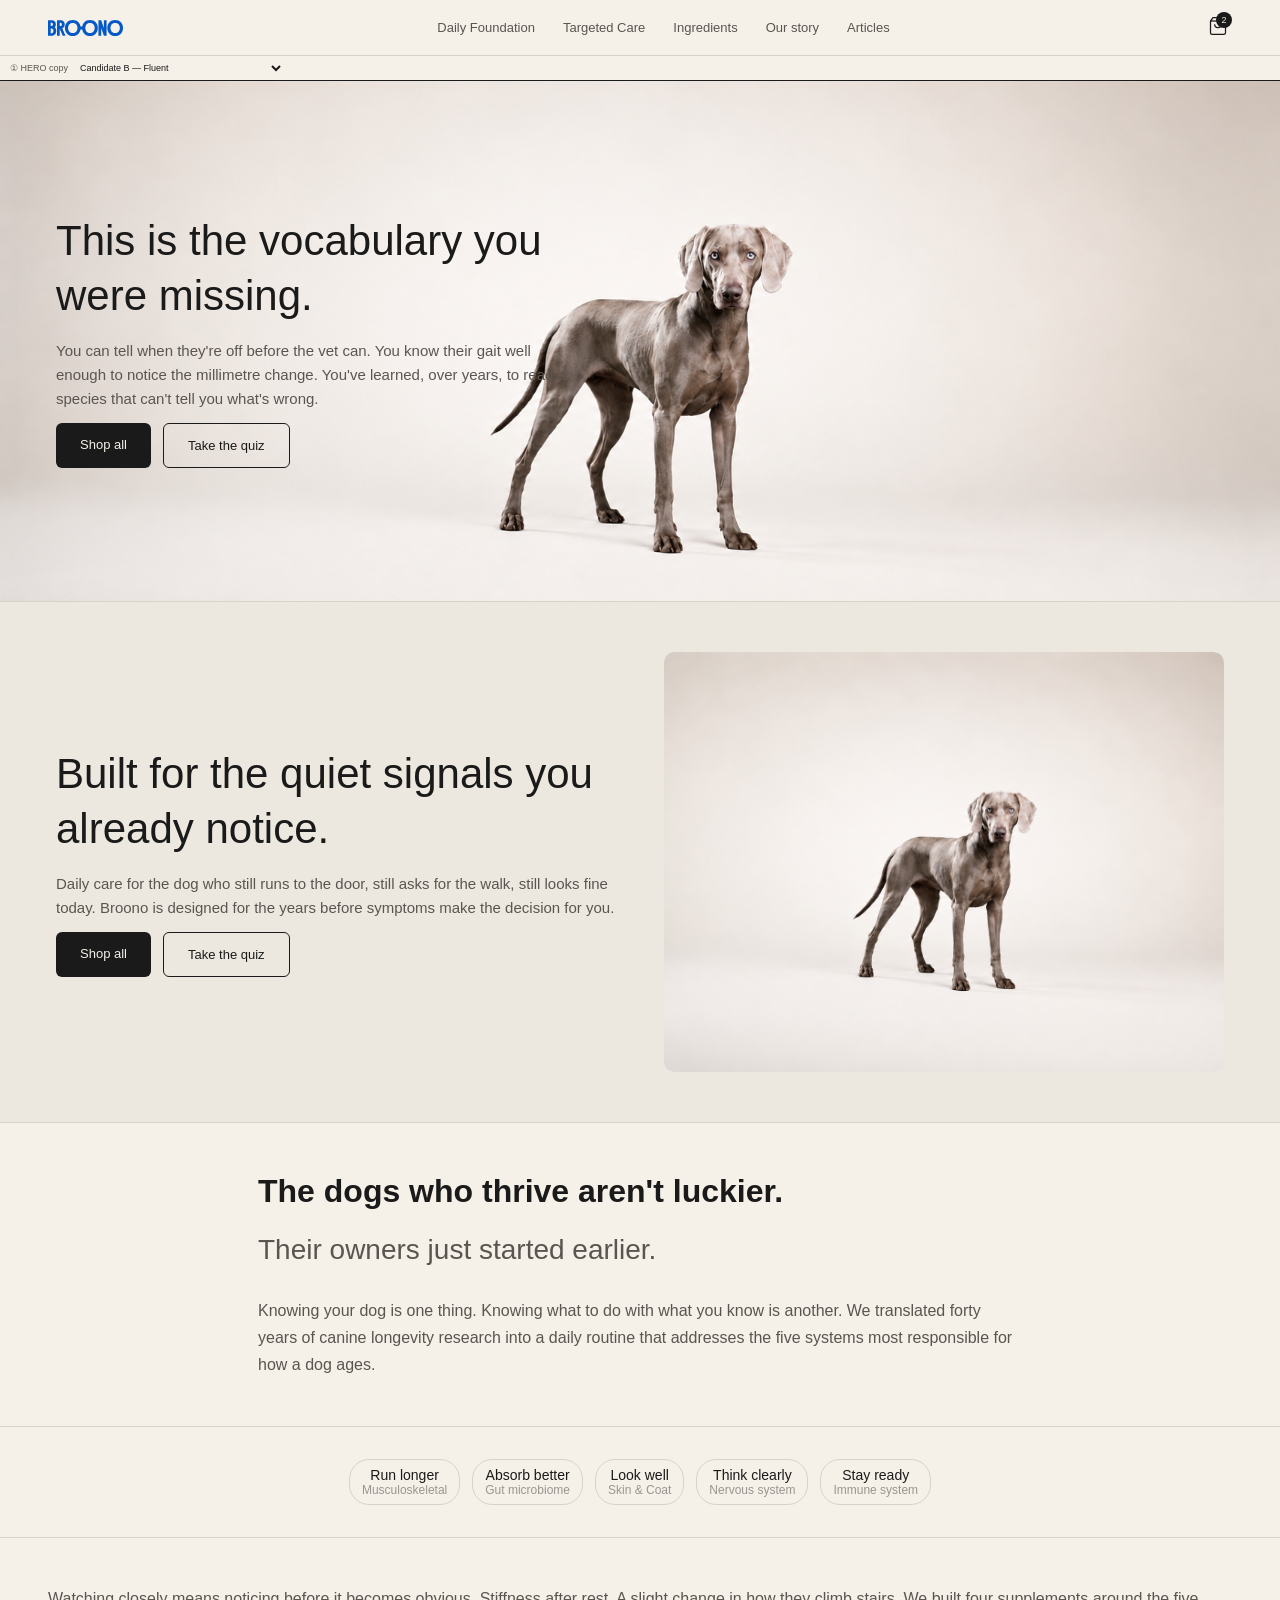
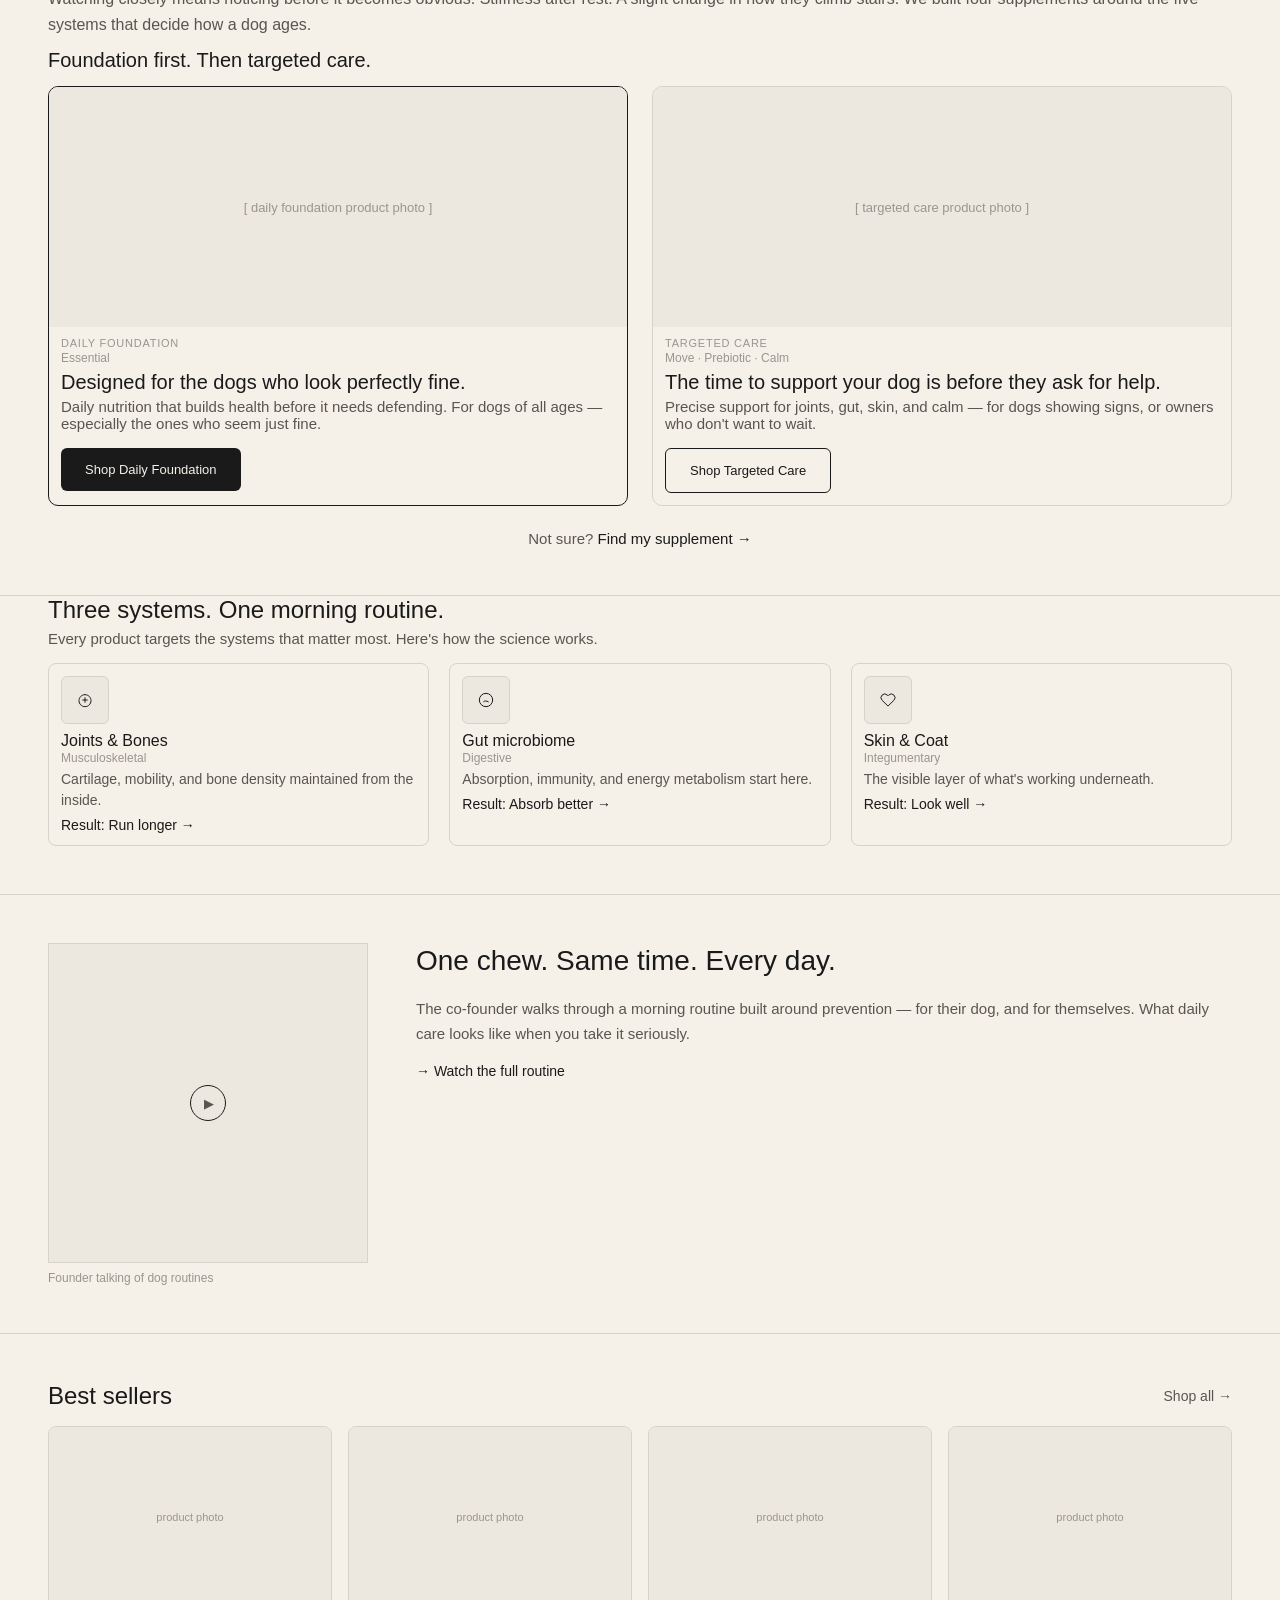
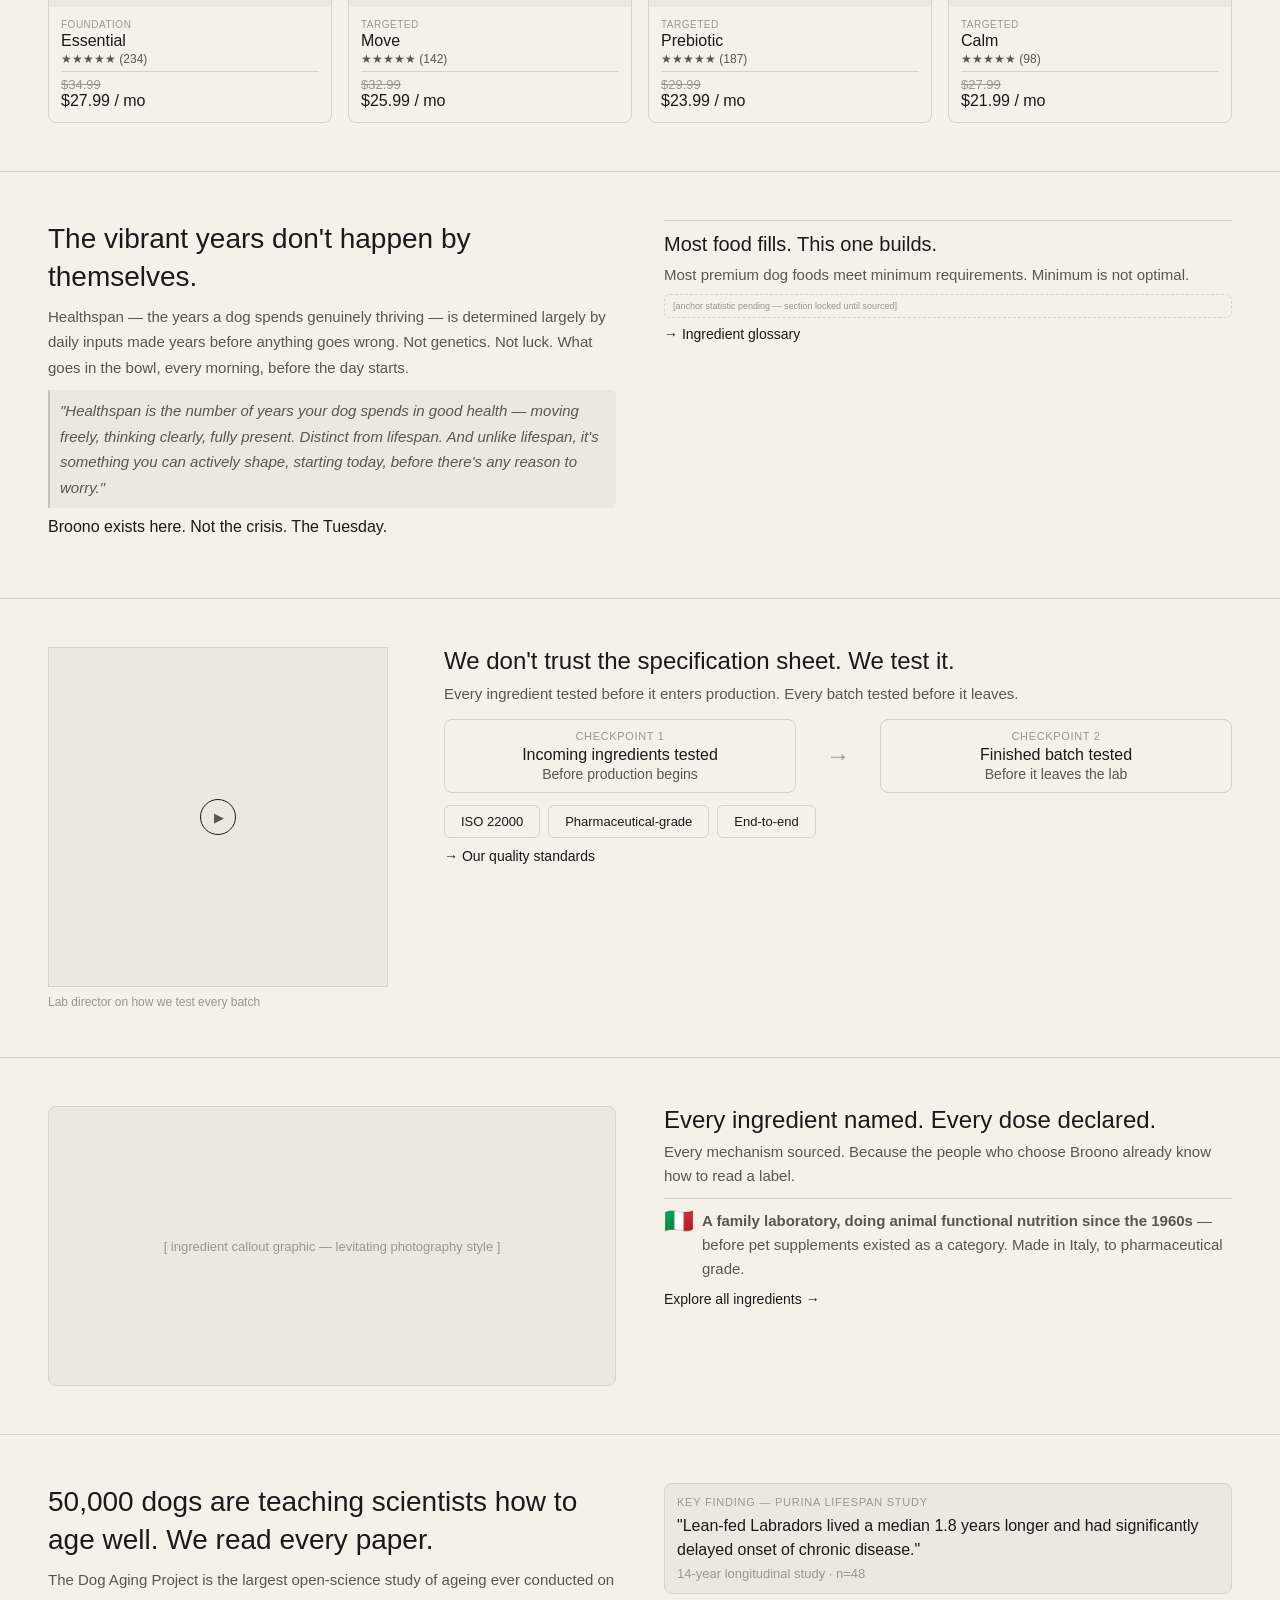
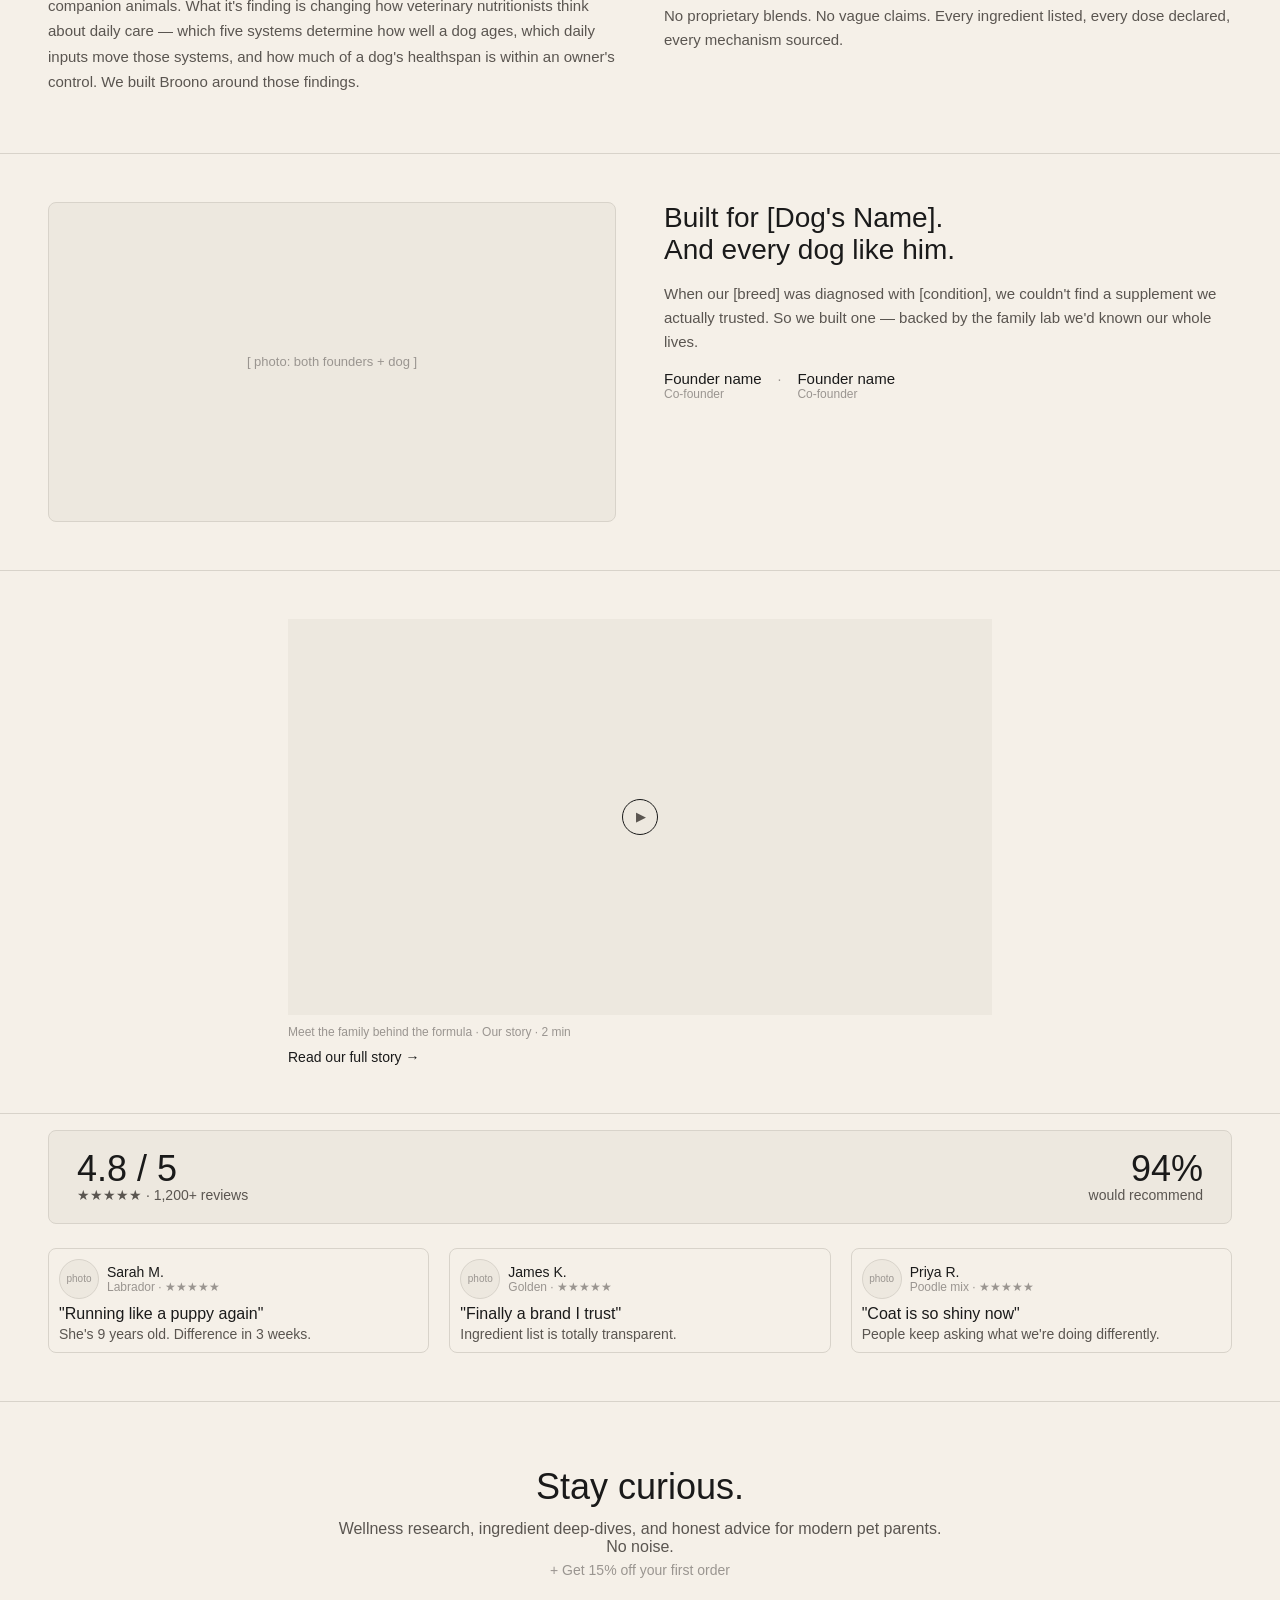
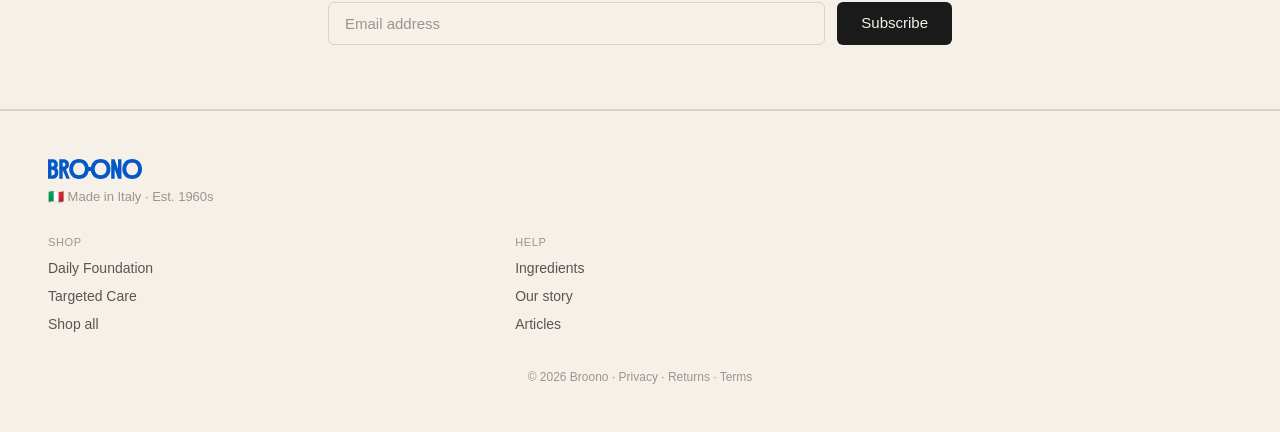
<file: index.html>
<!DOCTYPE html>
<html lang="en">
<head>
<meta charset="UTF-8">
<meta name="robots" content="noindex, nofollow, noarchive, nosnippet">
<link rel="icon" type="image/svg+xml" href="assets/logo-favicon-blue.svg">
<meta name="viewport" content="width=device-width, initial-scale=1.0">
<title>Broono — Homepage Wireframe v3 (Responsive)</title>
<style>
  *, *::before, *::after { box-sizing: border-box; margin: 0; padding: 0; }

  :root {
    --color-background-primary: #F5F0E8;
    --color-background-secondary: #EDE8DF;
    --color-text-primary: #1A1A1A;
    --color-text-secondary: #5A5550;
    --color-text-tertiary: #9A9590;
    --color-border-primary: #1A1A1A;
    --color-border-secondary: #C8C3BA;
    --color-border-tertiary: #D8D3CA;
  }

  body {
    background: #E8E3DB;
    font-family: -apple-system, BlinkMacSystemFont, "Helvetica Neue", Arial, sans-serif;
    min-height: 100vh;
    color: var(--color-text-primary);
  }

  .sr-only {
    position: absolute; width: 1px; height: 1px;
    padding: 0; margin: -1px; overflow: hidden;
    clip: rect(0,0,0,0); white-space: nowrap; border: 0;
  }

  /* ─── WRAPPER ─────────────────────────────────────── */
  .page-wrapper {
    display: flex;
    flex-direction: column;
    align-items: center;
    padding: 20px 12px;
  }

  /* Mobile: phone-frame look */
  .phone-frame {
    width: 340px;
    overflow: hidden;
    background: var(--color-background-primary);
    position: relative;
  }

  /* Section label (wireframe annotation) */
  .section-label {
    font-size: 8px;
    color: var(--color-text-tertiary);
    padding: 5px 10px 3px;
    letter-spacing: 0.06em;
  }

  /* ─── NAV DRAWER ──────────────────────────────────── */
  .nav-drawer {
    display: none;
    position: absolute;
    top: 0; left: 0; right: 0; bottom: 0;
    z-index: 30;
    background: var(--color-background-primary);
  }
  .nav-drawer__inner { padding: 14px 16px; }
  .nav-drawer__header {
    display: flex;
    justify-content: space-between;
    align-items: center;
    padding-bottom: 12px;
    border-bottom: 0.5px solid var(--color-border-tertiary);
    margin-bottom: 4px;
  }
  .nav-drawer__logo { font-size: 12px; font-weight: 500; letter-spacing: 0.08em; }
  .nav-drawer__close {
    background: none; border: none; cursor: pointer;
    font-size: 22px; line-height: 1;
    color: var(--color-text-primary); padding: 0;
  }
  .nav-drawer__group-label {
    font-size: 9px; color: var(--color-text-tertiary);
    padding: 10px 0 4px; letter-spacing: 0.07em;
  }
  .nav-drawer__links { font-size: 13px; }
  .nav-drawer__link {
    padding: 10px 0;
    border-bottom: 0.5px solid var(--color-border-tertiary);
  }
  .nav-drawer__link:last-child { border-bottom: none; }

  /* ─── STICKY NAV (mobile) ─────────────────────────── */
  .nav {
    position: sticky; top: 0; z-index: 10;
    background: var(--color-background-primary);
    border-bottom: 0.5px solid var(--color-border-tertiary);
    padding: 0 14px;
    display: flex;
    align-items: center;
    justify-content: space-between;
    height: 44px;
  }
  .nav__hamburger {
    background: none; border: none; cursor: pointer;
    padding: 4px; color: var(--color-text-primary);
  }
  .nav__logo { font-size: 12px; font-weight: 500; letter-spacing: 0.08em; }
  .nav__desktop-links { display: none; } /* hidden on mobile */
  .nav__cart { position: relative; cursor: pointer; padding: 4px; }
  .nav__cart-badge {
    position: absolute; top: 0; right: 0;
    background: var(--color-text-primary);
    color: var(--color-background-primary);
    border-radius: 50%; width: 13px; height: 13px;
    font-size: 8px;
    display: flex; align-items: center; justify-content: center;
    font-weight: 500;
  }

  /* ─── HERO COPY PICKER (wireframe tool) ─────────── */
  .hero-picker {
    display: flex; align-items: center; gap: 8px;
    padding: 6px 10px;
    background: var(--color-background-primary);
    border-bottom: 0.5px solid var(--color-border-primary);
    font-size: 9px; color: var(--color-text-secondary);
    font-family: inherit;
  }
  .hero-picker select {
    font-size: 9px; font-family: inherit;
    color: var(--color-text-primary);
    background: transparent; border: none; outline: none; cursor: pointer;
    max-width: 260px;
  }

  /* ─── HERO ────────────────────────────────────────── */
  .hero {
    border-bottom: 0.5px solid var(--color-border-tertiary);
  }
  .hero__inner {
    background-color: var(--color-background-secondary);
    background-image: url("assets/pictures/weimaraner-beige-185-1.png");
    background-position: center center;
    background-size: cover;
    background-repeat: no-repeat;
    min-height: 300px;
    display: flex;
    flex-direction: column;
    justify-content: flex-end;
    padding: 16px;
    position: relative;
  }
  .hero__content {
    position: relative;
    z-index: 1;
  }
  .hero__media-placeholder {
    display: none !important;
    position: absolute; top: 30%; left: 50%;
    transform: translate(-50%, -50%);
    font-size: 9px; color: var(--color-text-tertiary);
    text-align: center;
  }
  .hero__headline {
    font-size: 17px; font-weight: 500; line-height: 1.3; margin-bottom: 8px;
  }
  .hero__body {
    font-size: 10px; color: var(--color-text-secondary);
    line-height: 1.6; margin-bottom: 6px;
  }
  .hero__body--italic { font-style: italic; margin-bottom: 12px; }
  .hero__ctas { display: flex; gap: 8px; }
  .hero-text-image {
    border-bottom: 0.5px solid var(--color-border-tertiary);
  }
  .hero-text-image__inner {
    background: var(--color-background-secondary);
    padding: 16px;
    display: flex;
    flex-direction: column;
    gap: 14px;
  }
  .hero-text-image__content {
    max-width: none;
  }
  .hero-text-image__media {
    min-height: 220px;
    border-radius: 10px;
    overflow: hidden;
    background: var(--color-background-secondary);
  }
  .hero-text-image__media img {
    display: block;
    width: 100%;
    height: 100%;
    min-height: 220px;
    object-fit: cover;
    border-radius: 10px;
  }
  .btn-primary {
    background: var(--color-text-primary); color: var(--color-background-primary);
    padding: 9px 14px; border-radius: 6px;
    font-size: 11px; font-weight: 500; display: inline-block; cursor: pointer;
  }
  .btn-secondary {
    border: 0.5px solid var(--color-border-primary);
    padding: 9px 14px; border-radius: 6px;
    font-size: 11px; display: inline-block; cursor: pointer;
  }

  /* ─── BRAND STATEMENT ────────────────────────────── */
  .brand-statement {
    border-bottom: 0.5px solid var(--color-border-tertiary);
  }
  .brand-statement__inner {
    padding: 16px 14px;
    display: flex; flex-direction: column; gap: 4px;
  }
  .brand-statement__line {
    font-size: 11px; color: var(--color-text-secondary); line-height: 1.7; margin-top: 10px;
  }
  .brand-statement__line--bold {
    font-size: 12px; font-weight: 500; color: var(--color-text-primary);
  }

  /* ─── EDITORIAL BEAT ──────────────────────────────── */
  .editorial__headline {
    font-size: 16px; font-weight: 600; line-height: 1.3;
  }
  .editorial__sub {
    font-size: 13px; line-height: 1.5;
    color: var(--color-text-secondary);
  }

  /* ─── OUTCOME STRIP ───────────────────────────────── */
  .outcomes {
    border-bottom: 0.5px solid var(--color-border-tertiary);
  }
  .outcomes__strip {
    display: flex; overflow-x: auto;
    padding: 8px 10px 14px; gap: 8px;
  }
  .outcomes__pill {
    flex-shrink: 0;
    border: 0.5px solid var(--color-border-tertiary);
    border-radius: 20px; padding: 7px 12px; text-align: center;
  }
  .outcomes__pill-title { font-size: 9px; font-weight: 500; white-space: nowrap; }
  .outcomes__pill-sub { font-size: 8px; color: var(--color-text-tertiary); white-space: nowrap; }

  /* ─── TWO-DOOR SYSTEM ─────────────────────────────── */
  .two-door {
    border-bottom: 0.5px solid var(--color-border-tertiary);
  }
  .two-door__inner {
    padding: 6px 10px 14px;
    display: flex; flex-direction: column; gap: 8px;
  }
  .two-door__intro {
    font-size: 10px; color: var(--color-text-secondary);
    line-height: 1.6; padding: 0 0 4px;
  }
  .two-door__tagline {
    font-size: 11px; font-weight: 500; padding-bottom: 6px;
  }
  .two-door__cards { display: flex; flex-direction: column; gap: 8px; }
  .card--foundation {
    border: 0.5px solid var(--color-border-primary);
    border-radius: 10px; overflow: hidden;
  }
  .card--targeted {
    border: 0.5px solid var(--color-border-tertiary);
    border-radius: 10px; overflow: hidden;
  }
  .card__photo {
    background: var(--color-background-secondary); height: 100px;
    display: flex; align-items: center; justify-content: center;
    font-size: 8px; color: var(--color-text-tertiary);
  }
  .card__body { padding: 10px 12px 12px; }
  .card__eyebrow {
    font-size: 8px; font-weight: 500; letter-spacing: 0.07em;
    color: var(--color-text-tertiary); margin-bottom: 2px;
  }
  .card__sub { font-size: 8px; color: var(--color-text-tertiary); margin-bottom: 6px; }
  .card__headline { font-size: 12px; font-weight: 500; margin-bottom: 4px; }
  .card__desc { font-size: 10px; color: var(--color-text-secondary); margin-bottom: 10px; }
  .two-door__quiz {
    text-align: center; padding-top: 4px;
    font-size: 10px; color: var(--color-text-secondary);
  }
  .two-door__quiz strong { font-weight: 500; color: var(--color-text-primary); }

  /* ─── BODY SYSTEMS ────────────────────────────────── */
  .systems {
    border-bottom: 0.5px solid var(--color-border-tertiary);
  }
  .systems__header { padding: 5px 10px 4px; }
  .systems__title { font-size: 13px; font-weight: 500; }
  .systems__sub { font-size: 10px; color: var(--color-text-secondary); margin-top: 3px; }
  .systems__strip {
    display: flex; gap: 8px;
    padding: 10px 10px 14px; overflow-x: auto;
  }
  .system-card {
    flex-shrink: 0; width: 180px;
    border: 0.5px solid var(--color-border-tertiary);
    border-radius: 8px; padding: 12px;
  }
  .system-card__icon {
    width: 32px; height: 32px; border-radius: 6px;
    background: var(--color-background-secondary);
    border: 0.5px solid var(--color-border-tertiary);
    margin-bottom: 8px;
    display: flex; align-items: center; justify-content: center;
  }
  .system-card__title { font-size: 10px; font-weight: 500; margin-bottom: 1px; }
  .system-card__cat { font-size: 8px; color: var(--color-text-tertiary); margin-bottom: 4px; }
  .system-card__desc { font-size: 9px; color: var(--color-text-secondary); line-height: 1.5; margin-bottom: 6px; }
  .system-card__result { font-size: 9px; font-weight: 500; }

  /* ─── BEST SELLERS ────────────────────────────────── */
  .best-sellers {
    border-bottom: 0.5px solid var(--color-border-tertiary);
  }
  .best-sellers__header {
    padding: 5px 10px 8px;
    display: flex; justify-content: space-between; align-items: center;
  }
  .best-sellers__title { font-size: 13px; font-weight: 500; }
  .best-sellers__showall { font-size: 10px; color: var(--color-text-secondary); }
  .product-grid {
    display: grid;
    grid-template-columns: minmax(0,1fr) minmax(0,1fr);
    gap: 8px; padding: 0 10px 14px;
  }
  .product-card {
    border: 0.5px solid var(--color-border-tertiary);
    border-radius: 8px; overflow: hidden;
  }
  .product-card__photo {
    background: var(--color-background-secondary); height: 80px;
    display: flex; align-items: center; justify-content: center;
    font-size: 7px; color: var(--color-text-tertiary);
  }
  .product-card__body { padding: 7px; }
  .product-card__eyebrow {
    font-size: 7px; font-weight: 500; letter-spacing: 0.05em;
    color: var(--color-text-tertiary); margin-bottom: 2px;
  }
  .product-card__name { font-size: 10px; font-weight: 500; margin-bottom: 2px; }
  .product-card__stars { font-size: 8px; color: var(--color-text-secondary); }
  .product-card__pricing {
    margin-top: 5px; padding-top: 5px;
    border-top: 0.5px solid var(--color-border-tertiary);
  }
  .product-card__original {
    font-size: 9px; color: var(--color-text-tertiary);
    text-decoration: line-through;
  }
  .product-card__price { font-size: 10px; font-weight: 500; }

  /* ─── NUTRITION GAP ───────────────────────────────── */
  .gap {
    border-bottom: 0.5px solid var(--color-border-tertiary);
  }
  .gap__inner { padding: 6px 10px 14px; }
  .gap__headline { font-size: 14px; font-weight: 500; line-height: 1.35; margin-bottom: 8px; }
  .gap__body { font-size: 10px; color: var(--color-text-secondary); line-height: 1.7; margin-bottom: 10px; }
  .gap__quote {
    border-left: 2px solid var(--color-border-secondary);
    padding: 8px 10px; margin-bottom: 10px;
    background: var(--color-background-secondary);
    border-radius: 0 6px 6px 0;
    font-size: 10px; color: var(--color-text-secondary);
    line-height: 1.7; font-style: italic;
  }
  .gap__cta { font-size: 11px; font-weight: 500; margin-bottom: 14px; }
  .gap__beat2 {
    border-top: 0.5px solid var(--color-border-tertiary); padding-top: 12px;
  }
  .gap__beat2-title { font-size: 12px; font-weight: 500; margin-bottom: 6px; }
  .gap__beat2-body { font-size: 10px; color: var(--color-text-secondary); line-height: 1.7; margin-bottom: 6px; }
  .gap__pending {
    font-size: 9px; color: var(--color-text-tertiary);
    border: 0.5px dashed var(--color-border-tertiary);
    border-radius: 6px; padding: 6px 8px; margin-bottom: 8px;
  }
  .gap__link { font-size: 10px; font-weight: 500; }

  /* ─── VIDEO BLOCK (shared) ────────────────────────── */
  .video-block {
    aspect-ratio: 1 / 1;
    background: var(--color-background-secondary);
    border: 0.5px solid var(--color-border-tertiary);
    display: flex; align-items: center; justify-content: center;
    flex-shrink: 0;
    width: 100%;
    max-width: 280px;
  }
.video-block__play {
    width: 36px; height: 36px;
    border: 0.5px solid var(--color-border-primary);
    border-radius: 50%;
    display: flex; align-items: center; justify-content: center;
    font-size: 13px; color: var(--color-text-secondary);
    padding-left: 2px;
  }

  /* ─── QUALITY GUARANTEE ───────────────────────────── */
  .quality {
    border-bottom: 0.5px solid var(--color-border-tertiary);
  }
  .quality__inner { padding: 6px 10px 14px; }
  .quality__headline { font-size: 13px; font-weight: 500; margin-bottom: 6px; }
  .quality__body { font-size: 10px; color: var(--color-text-secondary); line-height: 1.7; margin-bottom: 12px; }
  .quality__checkpoints { display: flex; align-items: center; gap: 0; margin-bottom: 12px; }
  .checkpoint {
    flex: 1; border: 0.5px solid var(--color-border-tertiary);
    border-radius: 8px; padding: 10px; text-align: center;
  }
  .checkpoint__label {
    font-size: 8px; font-weight: 500; letter-spacing: 0.06em;
    color: var(--color-text-tertiary); margin-bottom: 4px;
  }
  .checkpoint__title { font-size: 10px; font-weight: 500; margin-bottom: 2px; }
  .checkpoint__sub { font-size: 9px; color: var(--color-text-secondary); }
  .checkpoint__arrow { padding: 0 6px; font-size: 14px; color: var(--color-text-tertiary); }
  .quality__badges { display: flex; gap: 8px; margin-bottom: 10px; flex-wrap: wrap; }
  .badge {
    border: 0.5px solid var(--color-border-tertiary);
    border-radius: 6px; padding: 6px 10px;
    font-size: 9px; font-weight: 500;
  }
  .quality__link { font-size: 10px; font-weight: 500; }
  .quality__inner { display: flex; flex-direction: column; gap: 14px; }
  .quality__video .video-block { max-width: 100%; }
  .quality__video-caption { font-size: 9px; color: var(--color-text-tertiary); margin-top: 6px; }

  /* ─── FOUNDER ROUTINE VIDEO ────────────────────────── */
  .founder-video {
    border-bottom: 0.5px solid var(--color-border-tertiary);
  }
  .founder-video__inner {
    padding: 16px 14px;
    display: flex; flex-direction: column; gap: 14px;
  }
  .founder-video__media { display: flex; flex-direction: column; }
  .founder-video__media .video-block { max-width: 100%; }
  .founder-video__headline { font-size: 14px; font-weight: 500; line-height: 1.3; margin-bottom: 6px; }
  .founder-video__body { font-size: 10px; color: var(--color-text-secondary); line-height: 1.7; margin-bottom: 8px; }
  .founder-video__link { font-size: 10px; font-weight: 500; }

  /* ─── INGREDIENTS + ITALY ─────────────────────────── */
  .ingredients {
    border-bottom: 0.5px solid var(--color-border-tertiary);
  }
  .ingredients__inner { padding: 6px 10px 14px; }
  .ingredients__headline { font-size: 13px; font-weight: 500; margin-bottom: 6px; }
  .ingredients__photo {
    background: var(--color-background-secondary); height: 100px;
    border: 0.5px solid var(--color-border-tertiary); border-radius: 8px;
    margin-bottom: 10px;
    display: flex; align-items: center; justify-content: center;
    font-size: 9px; color: var(--color-text-tertiary);
  }
  .ingredients__body { font-size: 10px; color: var(--color-text-secondary); line-height: 1.6; margin-bottom: 10px; }
  .ingredients__italy {
    border-top: 0.5px solid var(--color-border-tertiary);
    padding-top: 10px;
    display: flex; align-items: flex-start; gap: 8px;
  }
  .ingredients__flag { font-size: 16px; line-height: 1; }
  .ingredients__italy-text { font-size: 10px; color: var(--color-text-secondary); line-height: 1.6; }
  .ingredients__link { margin-top: 10px; font-size: 10px; font-weight: 500; }

  /* ─── DOG AGING PROJECT ───────────────────────────── */
  .dag {
    border-bottom: 0.5px solid var(--color-border-tertiary);
  }
  .dag__inner { padding: 6px 10px 14px; }
  .dag__headline { font-size: 14px; font-weight: 500; line-height: 1.35; margin-bottom: 8px; }
  .dag__body { font-size: 10px; color: var(--color-text-secondary); line-height: 1.7; margin-bottom: 10px; }
  .dag__finding {
    background: var(--color-background-secondary);
    border: 0.5px solid var(--color-border-tertiary);
    border-radius: 8px; padding: 12px; margin-bottom: 10px;
  }
  .dag__finding-label {
    font-size: 8px; font-weight: 500; letter-spacing: 0.07em;
    color: var(--color-text-tertiary); margin-bottom: 6px;
  }
  .dag__finding-quote { font-size: 11px; font-weight: 500; line-height: 1.5; margin-bottom: 4px; }
  .dag__finding-source { font-size: 9px; color: var(--color-text-tertiary); }
  .dag__footer { font-size: 10px; color: var(--color-text-secondary); line-height: 1.6; }

  /* ─── WHO WE ARE ──────────────────────────────────── */
  .founders {
    border-bottom: 0.5px solid var(--color-border-tertiary);
  }
  .founders__inner { padding: 8px 10px 16px; }
  .founders__photo {
    background: var(--color-background-secondary);
    border: 0.5px solid var(--color-border-tertiary);
    border-radius: 8px; height: 130px;
    display: flex; align-items: center; justify-content: center;
    margin-bottom: 12px;
    font-size: 9px; color: var(--color-text-tertiary); text-align: center;
  }
  .founders__headline { font-size: 13px; font-weight: 500; margin-bottom: 6px; }
  .founders__body { font-size: 10px; color: var(--color-text-secondary); line-height: 1.6; margin-bottom: 10px; }
  .founders__names {
    display: flex; align-items: flex-start;
    gap: 12px; margin-bottom: 12px;
  }
  .founders__name { font-size: 10px; font-weight: 500; }
  .founders__role { font-size: 8px; color: var(--color-text-tertiary); }
  .founders__name-sep { font-size: 10px; color: var(--color-text-tertiary); padding-top: 1px; }

  /* ─── MANIFESTO VIDEO ──────────────────────────────── */
  .manifesto { border-bottom: 0.5px solid var(--color-border-tertiary); }
  .manifesto__inner { padding: 16px 14px; }
  .manifesto__video {
    width: 100%; aspect-ratio: 16 / 9;
    background: var(--color-background-secondary);
    display: flex; align-items: center; justify-content: center;
  }
  .manifesto__caption { font-size: 9px; color: var(--color-text-tertiary); margin-top: 6px; }
  .manifesto__link { font-size: 10px; font-weight: 500; margin-top: 10px; }

  /* ─── REVIEWS ─────────────────────────────────────── */
  .reviews {
    border-bottom: 0.5px solid var(--color-border-tertiary);
  }
  .reviews__summary {
    margin: 6px 10px 10px; padding: 12px;
    background: var(--color-background-secondary);
    border-radius: 8px; border: 0.5px solid var(--color-border-tertiary);
    display: flex; align-items: center; justify-content: space-between;
  }
  .reviews__rating { font-size: 18px; font-weight: 500; line-height: 1; }
  .reviews__rating-sub { font-size: 9px; color: var(--color-text-secondary); }
  .reviews__recommend { font-size: 18px; font-weight: 500; line-height: 1; }
  .reviews__recommend-sub { font-size: 9px; color: var(--color-text-secondary); }
  .reviews__strip {
    display: flex; gap: 8px; padding: 0 10px 14px; overflow-x: auto;
  }
  .review-card {
    flex-shrink: 0; width: 200px;
    border: 0.5px solid var(--color-border-tertiary);
    border-radius: 8px; padding: 10px;
  }
  .review-card__header { display: flex; align-items: center; gap: 8px; margin-bottom: 6px; }
  .review-card__avatar {
    width: 26px; height: 26px; border-radius: 50%;
    background: var(--color-background-secondary);
    border: 0.5px solid var(--color-border-tertiary);
    flex-shrink: 0;
    display: flex; align-items: center; justify-content: center;
    font-size: 7px; color: var(--color-text-tertiary);
  }
  .review-card__name { font-size: 9px; font-weight: 500; }
  .review-card__dog { font-size: 8px; color: var(--color-text-tertiary); }
  .review-card__title { font-size: 10px; font-weight: 500; margin-bottom: 3px; }
  .review-card__body { font-size: 9px; color: var(--color-text-secondary); }

  /* ─── EMAIL CAPTURE ───────────────────────────────── */
  .email-capture {
    border-bottom: 0.5px solid var(--color-border-tertiary);
  }
  .email-capture__inner {
    padding: 8px 10px 16px; text-align: center;
  }
  .email-capture__headline { font-size: 15px; font-weight: 500; margin-bottom: 4px; }
  .email-capture__body { font-size: 10px; color: var(--color-text-secondary); margin-bottom: 2px; }
  .email-capture__offer { font-size: 9px; color: var(--color-text-tertiary); margin-bottom: 10px; }
  .email-capture__form { display: flex; flex-direction: column; gap: 8px; }
  .email-capture__input {
    border: 0.5px solid var(--color-border-tertiary); border-radius: 6px;
    padding: 9px 12px; text-align: left;
    font-size: 10px; color: var(--color-text-tertiary);
  }
  .email-capture__btn {
    background: var(--color-text-primary); color: var(--color-background-primary);
    padding: 10px; border-radius: 6px;
    font-size: 11px; font-weight: 500; cursor: pointer;
  }

  /* ─── FOOTER ──────────────────────────────────────── */
  .footer { border-top: 0.5px solid var(--color-border-tertiary); }
  .footer__inner { padding: 12px 10px 24px; }
  .footer__logo { font-size: 11px; font-weight: 500; margin-bottom: 4px; letter-spacing: 0.07em; }
  .footer__origin { font-size: 9px; color: var(--color-text-tertiary); margin-bottom: 12px; }
  .footer__cols {
    display: grid;
    grid-template-columns: minmax(0,1fr) minmax(0,1fr);
    gap: 12px; margin-bottom: 12px;
  }
  .footer__col-label {
    font-size: 8px; font-weight: 500; color: var(--color-text-tertiary);
    margin-bottom: 6px; letter-spacing: 0.06em;
  }
  .footer__col-links { font-size: 10px; color: var(--color-text-secondary); line-height: 2; }
  .footer__legal { font-size: 8px; color: var(--color-text-tertiary); text-align: center; }

  /* ═══════════════════════════════════════════════════
     DESKTOP BREAKPOINT  ≥ 768px
  ═══════════════════════════════════════════════════ */
  @media (min-width: 768px) {

    body { padding: 0; }

    .page-wrapper {
      padding: 0;
      align-items: stretch;
    }

    /* Full-width container on desktop */
    .phone-frame {
      width: 100%;
      max-width: 100%;
      overflow: visible;
    }

    /* Section label hidden on desktop to reduce clutter */
    .section-label { display: none; }

    /* ── NAV ── */
    .nav {
      height: 56px;
      padding: 0 48px;
      max-width: 1280px;
      width: 100%;
      margin: 0 auto;
      position: sticky;
    }
    /* Wrap nav in a full-width bar */
    .nav-wrapper {
      background: var(--color-background-primary);
      border-bottom: 0.5px solid var(--color-border-tertiary);
      position: sticky; top: 0; z-index: 10;
    }
    .nav__hamburger { display: none; }
    .nav__logo { font-size: 14px; }
    .nav__desktop-links {
      display: flex; gap: 28px; align-items: center;
      font-size: 13px;
    }
    .nav__desktop-link { color: var(--color-text-secondary); cursor: pointer; }
    .nav__desktop-link:hover { color: var(--color-text-primary); }
    .nav__cart-badge { width: 16px; height: 16px; font-size: 9px; }

    /* ── HERO ── */
    .hero__inner {
      background-position: center center;
      flex-direction: row;
      align-items: stretch;
      min-height: 520px;
      padding: 0;
    }
    .hero__content {
      flex: 1;
      display: flex; flex-direction: column; justify-content: center;
      padding: 48px 56px;
      max-width: 50%;
    }
    .hero__media {
      flex: 1;
      background: transparent;
      display: flex; align-items: center; justify-content: center;
      position: relative;
    }
    .hero__media-placeholder {
      position: static; transform: none;
      font-size: 12px;
    }
    .hero__headline { font-size: 42px; margin-bottom: 16px; }
    .hero__body { font-size: 15px; margin-bottom: 12px; }
    .hero__body--italic { margin-bottom: 24px; }
    .btn-primary { font-size: 14px; padding: 14px 24px; }
    .btn-secondary { font-size: 14px; padding: 14px 24px; }
    .hero__ctas { gap: 12px; }
    .hero-text-image__inner {
      display: grid;
      grid-template-columns: minmax(0, 1fr) minmax(0, 1fr);
      align-items: center;
      gap: 48px;
      min-height: 520px;
      padding: 48px 56px;
    }
    .hero-text-image__content {
      display: flex;
      flex-direction: column;
      justify-content: center;
      padding: 0;
      max-width: none;
    }
    .hero-text-image__media {
      min-height: 420px;
    }
    .hero-text-image__media img {
      min-height: 420px;
    }

    /* ── BRAND STATEMENT ── */
    .brand-statement__inner {
      padding: 48px;
      max-width: 860px;
      margin: 0 auto;
      gap: 16px;
    }
    .brand-statement__line--bold { font-size: 20px; }
    .brand-statement__line { font-size: 16px; }

    /* ── EDITORIAL ── */
    .editorial {
      padding: 48px;
      text-align: center;
      max-width: 1280px;
      margin: 0 auto;
      width: 100%;
    }
    .editorial__headline { font-size: 32px; }
    .editorial__sub { font-size: 28px; }

    /* ── OUTCOMES ── */
    .outcomes { padding: 32px 0; }
    .outcomes .section-label { display: none; }
    .outcomes__strip {
      overflow-x: visible;
      flex-wrap: wrap;
      justify-content: center;
      padding: 0 48px 0;
      max-width: 1280px;
      margin: 0 auto;
      gap: 12px;
    }
    .outcomes__pill { flex-shrink: 1; }
    .outcomes__pill-title { font-size: 14px; }
    .outcomes__pill-sub { font-size: 12px; }

    /* ── TWO-DOOR ── */
    .two-door__inner {
      padding: 48px;
      max-width: 1280px;
      margin: 0 auto;
    }
    .two-door__intro { font-size: 16px; }
    .two-door__tagline { font-size: 20px; }
    .two-door__cards { flex-direction: row; gap: 24px; }
    .card--foundation, .card--targeted { flex: 1; }
    .card__photo { height: 240px; font-size: 13px; }
    .card__eyebrow { font-size: 11px; }
    .card__sub { font-size: 12px; }
    .card__headline { font-size: 20px; }
    .card__desc { font-size: 15px; margin-bottom: 16px; }
    .btn-primary, .btn-secondary { font-size: 13px; }
    .two-door__quiz { font-size: 15px; padding-top: 16px; }

    /* ── BODY SYSTEMS ── */
    .systems__header {
      padding: 0 48px 16px;
      max-width: 1280px;
      margin: 0 auto;
    }
    .systems__title { font-size: 24px; }
    .systems__sub { font-size: 15px; margin-top: 6px; }
    .systems__strip {
      display: grid;
      grid-template-columns: repeat(3, 1fr);
      overflow-x: visible;
      padding: 0 48px 48px;
      max-width: 1280px;
      margin: 0 auto;
      gap: 20px;
    }
    .system-card {
      width: auto; flex-shrink: 1;
    }
    .system-card__icon { width: 48px; height: 48px; }
    .system-card__title { font-size: 16px; }
    .system-card__cat { font-size: 12px; }
    .system-card__desc { font-size: 14px; }
    .system-card__result { font-size: 14px; }

    /* ── BEST SELLERS ── */
    .best-sellers__header {
      padding: 48px 48px 16px;
      max-width: 1280px;
      margin: 0 auto;
      width: 100%;
      box-sizing: border-box;
    }
    .best-sellers__title { font-size: 24px; }
    .best-sellers__showall { font-size: 14px; }
    .product-grid {
      grid-template-columns: repeat(4, minmax(0,1fr));
      gap: 16px;
      padding: 0 48px 48px;
      max-width: 1280px;
      margin: 0 auto;
    }
    .product-card__photo { height: 180px; font-size: 11px; }
    .product-card__body { padding: 12px; }
    .product-card__eyebrow { font-size: 10px; }
    .product-card__name { font-size: 16px; }
    .product-card__stars { font-size: 12px; }
    .product-card__original { font-size: 13px; }
    .product-card__price { font-size: 16px; }

    /* ── NUTRITION GAP ── */
    .gap__inner {
      display: grid;
      grid-template-columns: 1fr 1fr;
      gap: 48px;
      padding: 48px;
      max-width: 1280px;
      margin: 0 auto;
      align-items: start;
    }
    .gap__headline { font-size: 28px; }
    .gap__body { font-size: 15px; }
    .gap__quote { font-size: 15px; }
    .gap__cta { font-size: 16px; }
    .gap__beat2-title { font-size: 20px; }
    .gap__beat2-body { font-size: 15px; }
    .gap__link { font-size: 14px; }
    /* Keep beat2 spanning both columns as a sub-section */
    .gap__beat2 { grid-column: 1 / -1; }

    /* ── QUALITY ── */
    .quality__inner {
      padding: 48px;
      max-width: 1280px;
      margin: 0 auto;
    }
    .quality__headline { font-size: 24px; }
    .quality__body { font-size: 15px; }
    .quality__checkpoints { gap: 24px; }
    .checkpoint__label { font-size: 11px; }
    .checkpoint__title { font-size: 16px; }
    .checkpoint__sub { font-size: 14px; }
    .checkpoint__arrow { font-size: 24px; }
    .badge { font-size: 13px; padding: 8px 16px; }
    .quality__link { font-size: 14px; }
    .quality__inner { flex-direction: row; align-items: flex-start; gap: 56px; }
    .quality__video { flex-shrink: 0; width: 340px; }
    .quality__video .video-block { max-width: 100%; }
    .quality__video-caption { font-size: 12px; color: var(--color-text-tertiary); margin-top: 8px; }
    .quality__content { flex: 1; }

    /* ── FOUNDER ROUTINE VIDEO ── */
    .founder-video__inner {
      flex-direction: row; align-items: flex-start;
      gap: 48px; padding: 48px;
      max-width: 1280px; margin: 0 auto;
    }
    .founder-video__media { flex-shrink: 0; width: 320px; }
    .founder-video__media .video-block { max-width: 100%; }
    .founder-video__text { flex: 1; display: flex; flex-direction: column; justify-content: center; }
    .founder-video__headline { font-size: 28px; margin-bottom: 16px; }
    .founder-video__body { font-size: 15px; margin-bottom: 16px; }
    .founder-video__link { font-size: 14px; }

    /* ── INGREDIENTS ── */
    .ingredients__inner {
      display: grid;
      grid-template-columns: 1fr 1fr;
      gap: 48px;
      padding: 48px;
      max-width: 1280px;
      margin: 0 auto;
      align-items: center;
    }
    .ingredients__photo { height: 280px; font-size: 13px; margin-bottom: 0; grid-row: 1 / 3; }
    .ingredients__headline { font-size: 24px; }
    .ingredients__body { font-size: 15px; }
    .ingredients__italy-text { font-size: 15px; }
    .ingredients__link { font-size: 14px; }
    .ingredients__flag { font-size: 24px; }

    /* ── DOG AGING PROJECT ── */
    .dag__inner {
      display: grid;
      grid-template-columns: 1fr 1fr;
      gap: 48px;
      padding: 48px;
      max-width: 1280px;
      margin: 0 auto;
      align-items: start;
    }
    .dag__headline { font-size: 28px; }
    .dag__body { font-size: 15px; }
    .dag__finding-label { font-size: 11px; }
    .dag__finding-quote { font-size: 16px; }
    .dag__finding-source { font-size: 13px; }
    .dag__footer { font-size: 15px; }

    /* ── WHO WE ARE ── */
    .founders__inner {
      display: grid;
      grid-template-columns: 1fr 1fr;
      gap: 48px;
      padding: 48px;
      max-width: 1280px;
      margin: 0 auto;
      align-items: start;
    }
    .founders__photo { height: 320px; font-size: 13px; margin-bottom: 0; }
    .founders__headline { font-size: 28px; margin-bottom: 16px; }
    .founders__body { font-size: 15px; margin-bottom: 16px; }
    .founders__names { margin-bottom: 24px; gap: 16px; }
    .founders__name { font-size: 15px; }
    .founders__role { font-size: 12px; }
    .founders__name-sep { font-size: 14px; }

    /* ── MANIFESTO VIDEO ── */
    .manifesto__inner { padding: 48px; max-width: 800px; margin: 0 auto; }
    .manifesto__caption { font-size: 12px; margin-top: 10px; }
    .manifesto__link { font-size: 14px; }

    /* ── REVIEWS ── */
    .reviews__summary {
      margin: 16px auto 24px;
      padding: 20px 28px;
      max-width: 1280px;
      width: calc(100% - 96px);
    }
    .reviews__rating { font-size: 36px; }
    .reviews__rating-sub { font-size: 14px; }
    .reviews__recommend { font-size: 36px; }
    .reviews__recommend-sub { font-size: 14px; }
    .reviews__strip {
      display: grid;
      grid-template-columns: repeat(3, 1fr);
      overflow-x: visible;
      gap: 20px;
      padding: 0 48px 48px;
      max-width: 1280px;
      margin: 0 auto;
    }
    .review-card { width: auto; flex-shrink: 1; }
    .review-card__name { font-size: 14px; }
    .review-card__dog { font-size: 12px; }
    .review-card__title { font-size: 16px; }
    .review-card__body { font-size: 14px; }
    .review-card__avatar { width: 40px; height: 40px; font-size: 10px; }

    /* ── EMAIL CAPTURE ── */
    .email-capture__inner {
      padding: 64px 48px;
      max-width: 720px;
      margin: 0 auto;
    }
    .email-capture__headline { font-size: 36px; margin-bottom: 12px; }
    .email-capture__body { font-size: 16px; margin-bottom: 6px; }
    .email-capture__offer { font-size: 14px; margin-bottom: 24px; }
    .email-capture__form {
      flex-direction: row; gap: 12px; align-items: stretch;
    }
    .email-capture__input { flex: 1; font-size: 15px; padding: 12px 16px; }
    .email-capture__btn { white-space: nowrap; font-size: 15px; padding: 12px 24px; }

    /* ── FOOTER ── */
    .footer__inner {
      padding: 48px;
      max-width: 1280px;
      margin: 0 auto;
    }
    .footer__logo { font-size: 16px; margin-bottom: 6px; }
    .footer__origin { font-size: 13px; margin-bottom: 32px; }
    .footer__cols {
      grid-template-columns: 2fr 1fr 1fr 1fr;
      gap: 32px; margin-bottom: 32px;
    }
    .footer__col-label { font-size: 11px; }
    .footer__col-links { font-size: 14px; }
    .footer__legal { font-size: 12px; }
  }
</style>
</head>
<body>

<h2 class="sr-only">Homepage wireframe v3 — Responsive — Broono dog supplements</h2>

<div class="page-wrapper">
  <div class="phone-frame">

    <!-- NAV DRAWER (mobile only) -->
    <div id="nav-drawer" class="nav-drawer">
      <div class="nav-drawer__inner">
        <div class="nav-drawer__header">
          <a href="index.html" style="display:inline-block;line-height:0;"><img src="assets/broono-logo-blu.svg" alt="Broono" class="nav-drawer__logo" style="height:18px;width:auto;"></a>
          <button class="nav-drawer__close" onclick="document.getElementById('nav-drawer').style.display='none'">×</button>
        </div>
        <div class="nav-drawer__group-label">COLLECTIONS</div>
        <div class="nav-drawer__links">
          <a href="pdp.html" style="text-decoration:none;color:inherit;display:block;"><div class="nav-drawer__link">Daily Foundation</div></a>
          <a href="pdp.html" style="text-decoration:none;color:inherit;display:block;"><div class="nav-drawer__link">Targeted Care</div></a>
        </div>
        <div class="nav-drawer__group-label">MORE</div>
        <div class="nav-drawer__links">
          <a href="ingredients.html" style="text-decoration:none;color:inherit;display:block;"><div class="nav-drawer__link">Ingredients</div></a>
          <a href="index.html" style="text-decoration:none;color:inherit;display:block;"><div class="nav-drawer__link">Our story</div></a>
          <a href="blog.html" style="text-decoration:none;color:inherit;display:block;"><div class="nav-drawer__link" style="border-bottom:none;">Articles</div></a>
        </div>
      </div>
    </div>

    <!-- STICKY NAV -->
    <nav class="nav">
      <button class="nav__hamburger" onclick="document.getElementById('nav-drawer').style.display='block'" aria-label="Open menu">
        <svg width="18" height="14" viewBox="0 0 18 14" fill="none"><rect width="18" height="1.5" rx="0.75" fill="currentColor"/><rect y="6" width="18" height="1.5" rx="0.75" fill="currentColor"/><rect y="12" width="18" height="1.5" rx="0.75" fill="currentColor"/></svg>
      </button>
      <a href="index.html" style="display:inline-block;line-height:0;"><img src="assets/broono-logo-blu.svg" alt="Broono" class="nav__logo" style="height:16px;width:auto;"></a>
      <nav class="nav__desktop-links" aria-label="Main navigation">
        <a href="pdp.html" style="text-decoration:none;color:inherit;"><span class="nav__desktop-link">Daily Foundation</span></a>
        <a href="pdp.html" style="text-decoration:none;color:inherit;"><span class="nav__desktop-link">Targeted Care</span></a>
        <a href="ingredients.html" style="text-decoration:none;color:inherit;"><span class="nav__desktop-link">Ingredients</span></a>
        <a href="index.html" style="text-decoration:none;color:inherit;"><span class="nav__desktop-link">Our story</span></a>
        <a href="blog.html" style="text-decoration:none;color:inherit;"><span class="nav__desktop-link">Articles</span></a>
      </nav>
      <div class="nav__cart" aria-label="Cart, 2 items">
        <svg width="20" height="20" viewBox="0 0 24 24" fill="none" stroke="currentColor" stroke-width="1.5"><path d="M6 2L3 6v14a2 2 0 002 2h14a2 2 0 002-2V6l-3-4z"/><line x1="3" y1="6" x2="21" y2="6"/><path d="M16 10a4 4 0 01-8 0"/></svg>
        <span class="nav__cart-badge">2</span>
      </div>
    </nav>

    <!-- ① HERO -->
    <section class="hero">
      <div class="hero-picker">
        <span>① HERO copy</span>
        <select id="heroCopyPicker">
          <optgroup label="A/B Candidates">
            <option value="fluent">Candidate B — Fluent</option>
            <option value="maths">Candidate A — The Maths</option>
          </optgroup>
          <optgroup label="Provocations">
            <option value="health">Health isn't something you chase.</option>
            <option value="canttell">Your dog can't tell you…</option>
            <option value="sixty">Sixty years of science.</option>
            <option value="longevity">Canine longevity starts before symptoms do.</option>
          </optgroup>
          <optgroup label="Directions Library">
            <option value="tuesday">11A — Tuesday</option>
            <option value="upgrade">11B — The Upgrade</option>
            <option value="quiet">11C — The Quiet Ones</option>
            <option value="ritual">11D — The Ritual</option>
            <option value="timequestion">11E — The Time Question</option>
            <option value="italianlab">11F — The Italian Lab</option>
            <option value="alreadygone">11G — Already Gone</option>
          </optgroup>
        </select>
      </div>
      <div class="hero__inner">
        <!-- Mobile: content stacks at bottom of full-bleed bg -->
        <!-- Desktop: content column left, media right -->
        <div class="hero__content">
          <div class="hero__media-placeholder" style="display:none;" aria-hidden="true">[ full-bleed photo / video ]</div>
          <h1 class="hero__headline">This is the vocabulary you were missing.</h1>
          <p class="hero__body">You can tell when they're off before the vet can. You know their gait well enough to notice the millimetre change. You've learned, over years, to read a species that can't tell you what's wrong.</p>
          <div class="hero__ctas">
            <div class="btn-primary">Shop all</div>
            <div class="btn-secondary">Take the quiz</div>
          </div>
        </div>
        <div class="hero__media">
          <span class="hero__media-placeholder">[ full-bleed photo / video ]</span>
        </div>
      </div>
    </section>

    <!-- ①b HERO TEXT + IMAGE -->
    <section class="hero-text-image">
      <div class="section-label">①b HERO TEXT + IMAGE</div>
      <div class="hero-text-image__inner">
        <div class="hero__content hero-text-image__content">
          <h2 class="hero__headline">Built for the quiet signals you already notice.</h2>
          <p class="hero__body">Daily care for the dog who still runs to the door, still asks for the walk, still looks fine today. Broono is designed for the years before symptoms make the decision for you.</p>
          <div class="hero__ctas">
            <div class="btn-primary">Shop all</div>
            <div class="btn-secondary">Take the quiz</div>
          </div>
        </div>
        <div class="hero__media hero-text-image__media">
          <img src="assets/pictures/weimaraner-beige-185-1.png" alt="Weimaraner dog on a beige background">
        </div>
      </div>
    </section>

    <!-- ② BRAND STATEMENT + EDITORIAL BEAT -->
    <section class="brand-statement">
      <div class="section-label">② BRAND STATEMENT + EDITORIAL BEAT</div>
      <div class="brand-statement__inner">
        <div class="editorial__headline">The dogs who thrive aren't luckier.</div>
        <div class="editorial__sub">Their owners just started earlier.</div>
        <p class="brand-statement__line">Knowing your dog is one thing. Knowing what to do with what you know is another. We translated forty years of canine longevity research into a daily routine that addresses the five systems most responsible for how a dog ages.</p>
      </div>
    </section>

    <!-- ③ OUTCOME STRIP -->
    <section class="outcomes">
      <div class="section-label">③ OUTCOME STRIP</div>
      <div class="outcomes__strip">
        <div class="outcomes__pill"><div class="outcomes__pill-title">Run longer</div><div class="outcomes__pill-sub">Musculoskeletal</div></div>
        <div class="outcomes__pill"><div class="outcomes__pill-title">Absorb better</div><div class="outcomes__pill-sub">Gut microbiome</div></div>
        <div class="outcomes__pill"><div class="outcomes__pill-title">Look well</div><div class="outcomes__pill-sub">Skin &amp; Coat</div></div>
        <div class="outcomes__pill"><div class="outcomes__pill-title">Think clearly</div><div class="outcomes__pill-sub">Nervous system</div></div>
        <div class="outcomes__pill"><div class="outcomes__pill-title">Stay ready</div><div class="outcomes__pill-sub">Immune system</div></div>
      </div>
    </section>

    <!-- ④ TWO-DOOR SYSTEM -->
    <section class="two-door">
      <div class="section-label">④ THE SYSTEM — TWO ENTRY POINTS</div>
      <div class="two-door__inner">
        <p class="two-door__intro">Watching closely means noticing before it becomes obvious. Stiffness after rest. A slight change in how they climb stairs. We built four supplements around the five systems that decide how a dog ages.</p>
        <div class="two-door__tagline">Foundation first. Then targeted care.</div>
        <div class="two-door__cards">
          <div class="card--foundation">
            <div class="card__photo">[ daily foundation product photo ]</div>
            <div class="card__body">
              <div class="card__eyebrow">DAILY FOUNDATION</div>
              <div class="card__sub">Essential</div>
              <div class="card__headline">Designed for the dogs who look perfectly fine.</div>
              <div class="card__desc">Daily nutrition that builds health before it needs defending. For dogs of all ages — especially the ones who seem just fine.</div>
              <a href="pdp.html" style="text-decoration:none;color:inherit;display:block;"><div class="btn-primary">Shop Daily Foundation</div></a>
            </div>
          </div>
          <div class="card--targeted">
            <div class="card__photo">[ targeted care product photo ]</div>
            <div class="card__body">
              <div class="card__eyebrow">TARGETED CARE</div>
              <div class="card__sub">Move · Prebiotic · Calm</div>
              <div class="card__headline">The time to support your dog is before they ask for help.</div>
              <div class="card__desc">Precise support for joints, gut, skin, and calm — for dogs showing signs, or owners who don't want to wait.</div>
              <div class="btn-secondary">Shop Targeted Care</div>
            </div>
          </div>
        </div>
        <div class="two-door__quiz">Not sure? <strong>Find my supplement →</strong></div>
      </div>
    </section>

    <!-- ⑤ BODY SYSTEMS -->
    <section class="systems">
      <div class="section-label">⑤ BODY SYSTEMS — THE HOW</div>
      <div class="systems__header">
        <div class="systems__title">Three systems. One morning routine.</div>
        <div class="systems__sub">Every product targets the systems that matter most. Here's how the science works.</div>
      </div>
      <div class="systems__strip">
        <div class="system-card">
          <div class="system-card__icon">
            <svg width="16" height="16" viewBox="0 0 24 24" fill="none" stroke="currentColor" stroke-width="1.5"><path d="M12 22c4.97 0 9-4.03 9-9s-4.03-9-9-9-9 4.03-9 9 4.03 9 9 9z"/><path d="M8 12h8M12 8v8"/></svg>
          </div>
          <div class="system-card__title">Joints &amp; Bones</div>
          <div class="system-card__cat">Musculoskeletal</div>
          <div class="system-card__desc">Cartilage, mobility, and bone density maintained from the inside.</div>
          <div class="system-card__result">Result: Run longer →</div>
        </div>
        <div class="system-card">
          <div class="system-card__icon">
            <svg width="16" height="16" viewBox="0 0 24 24" fill="none" stroke="currentColor" stroke-width="1.5"><path d="M12 2a10 10 0 100 20A10 10 0 0012 2z"/><path d="M8 15c1-2 5-2 8 0"/><path d="M9 9h.01M15 9h.01"/></svg>
          </div>
          <div class="system-card__title">Gut microbiome</div>
          <div class="system-card__cat">Digestive</div>
          <div class="system-card__desc">Absorption, immunity, and energy metabolism start here.</div>
          <div class="system-card__result">Result: Absorb better →</div>
        </div>
        <div class="system-card">
          <div class="system-card__icon">
            <svg width="16" height="16" viewBox="0 0 24 24" fill="none" stroke="currentColor" stroke-width="1.5"><path d="M20.84 4.61a5.5 5.5 0 00-7.78 0L12 5.67l-1.06-1.06a5.5 5.5 0 00-7.78 7.78l1.06 1.06L12 21.23l7.78-7.78 1.06-1.06a5.5 5.5 0 000-7.78z"/></svg>
          </div>
          <div class="system-card__title">Skin &amp; Coat</div>
          <div class="system-card__cat">Integumentary</div>
          <div class="system-card__desc">The visible layer of what's working underneath.</div>
          <div class="system-card__result">Result: Look well →</div>
        </div>
      </div>
    </section>

    <!-- ⑤b FOUNDER ROUTINE VIDEO -->
    <section class="founder-video">
      <div class="section-label">⑤b FOUNDER DAILY ROUTINE</div>
      <div class="founder-video__inner">
        <div class="founder-video__media">
          <div class="video-block">
            <div class="video-block__play">▶</div>
          </div>
          <div class="quality__video-caption">Founder talking of dog routines</div>
        </div>
        <div class="founder-video__text">
          <h3 class="founder-video__headline">One chew. Same time. Every day.</h3>
          <p class="founder-video__body">The co-founder walks through a morning routine built around prevention — for their dog, and for themselves. What daily care looks like when you take it seriously.</p>
          <div class="founder-video__link">→ Watch the full routine</div>
        </div>
      </div>
    </section>

    <!-- ⑥ BEST SELLERS -->
    <section class="best-sellers">
      <div class="section-label">⑥ BEST SELLERS</div>
      <div class="best-sellers__header">
        <span class="best-sellers__title">Best sellers</span>
        <span class="best-sellers__showall">Shop all →</span>
      </div>
      <div class="product-grid">
        <a href="pdp.html" style="text-decoration:none;color:inherit;display:block;"><div class="product-card">
          <div class="product-card__photo">product photo</div>
          <div class="product-card__body">
            <div class="product-card__eyebrow">FOUNDATION</div>
            <div class="product-card__name">Essential</div>
            <div class="product-card__stars">★★★★★ (234)</div>
            <div class="product-card__pricing">
              <div class="product-card__original">$34.99</div>
              <div class="product-card__price">$27.99 / mo</div>
            </div>
          </div>
        </div></a>
        <a href="pdp.html" style="text-decoration:none;color:inherit;display:block;"><div class="product-card">
          <div class="product-card__photo">product photo</div>
          <div class="product-card__body">
            <div class="product-card__eyebrow">TARGETED</div>
            <div class="product-card__name">Move</div>
            <div class="product-card__stars">★★★★★ (142)</div>
            <div class="product-card__pricing">
              <div class="product-card__original">$32.99</div>
              <div class="product-card__price">$25.99 / mo</div>
            </div>
          </div>
        </div></a>
        <a href="pdp.html" style="text-decoration:none;color:inherit;display:block;"><div class="product-card">
          <div class="product-card__photo">product photo</div>
          <div class="product-card__body">
            <div class="product-card__eyebrow">TARGETED</div>
            <div class="product-card__name">Prebiotic</div>
            <div class="product-card__stars">★★★★★ (187)</div>
            <div class="product-card__pricing">
              <div class="product-card__original">$29.99</div>
              <div class="product-card__price">$23.99 / mo</div>
            </div>
          </div>
        </div></a>
        <a href="pdp.html" style="text-decoration:none;color:inherit;display:block;"><div class="product-card">
          <div class="product-card__photo">product photo</div>
          <div class="product-card__body">
            <div class="product-card__eyebrow">TARGETED</div>
            <div class="product-card__name">Calm</div>
            <div class="product-card__stars">★★★★★ (98)</div>
            <div class="product-card__pricing">
              <div class="product-card__original">$27.99</div>
              <div class="product-card__price">$21.99 / mo</div>
            </div>
          </div>
        </div></a>
      </div>
    </section>

    <!-- ⑦ NUTRITION GAP -->
    <section class="gap">
      <div class="section-label">⑦ THE GAP / NUTRITION GAP</div>
      <div class="gap__inner">
        <div class="gap__col-left">
          <h2 class="gap__headline">The vibrant years don't happen by themselves.</h2>
          <p class="gap__body">Healthspan — the years a dog spends genuinely thriving — is determined largely by daily inputs made years before anything goes wrong. Not genetics. Not luck. What goes in the bowl, every morning, before the day starts.</p>
          <blockquote class="gap__quote">"Healthspan is the number of years your dog spends in good health — moving freely, thinking clearly, fully present. Distinct from lifespan. And unlike lifespan, it's something you can actively shape, starting today, before there's any reason to worry."</blockquote>
          <div class="gap__cta">Broono exists here. Not the crisis. The Tuesday.</div>
        </div>
        <div class="gap__col-right">
          <div class="gap__beat2">
            <div class="gap__beat2-title">Most food fills. This one builds.</div>
            <p class="gap__beat2-body">Most premium dog foods meet minimum requirements. Minimum is not optimal.</p>
            <div class="gap__pending">[anchor statistic pending — section locked until sourced]</div>
            <div class="gap__link">→ Ingredient glossary</div>
          </div>
        </div>
      </div>
    </section>

    <!-- ⑧ QUALITY GUARANTEE -->
    <section class="quality">
      <div class="section-label">⑧ QUALITY GUARANTEE</div>
      <div class="quality__inner">
        <div class="quality__video">
          <div class="video-block">
            <div class="video-block__play">▶</div>
          </div>
          <div class="quality__video-caption">Lab director on how we test every batch</div>
        </div>
        <div class="quality__content">
          <h2 class="quality__headline">We don't trust the specification sheet. We test it.</h2>
          <p class="quality__body">Every ingredient tested before it enters production. Every batch tested before it leaves.</p>
          <div class="quality__checkpoints">
            <div class="checkpoint">
              <div class="checkpoint__label">CHECKPOINT 1</div>
              <div class="checkpoint__title">Incoming ingredients tested</div>
              <div class="checkpoint__sub">Before production begins</div>
            </div>
            <div class="checkpoint__arrow">→</div>
            <div class="checkpoint">
              <div class="checkpoint__label">CHECKPOINT 2</div>
              <div class="checkpoint__title">Finished batch tested</div>
              <div class="checkpoint__sub">Before it leaves the lab</div>
            </div>
          </div>
          <div class="quality__badges">
            <div class="badge">ISO 22000</div>
            <div class="badge">Pharmaceutical-grade</div>
            <div class="badge">End-to-end</div>
          </div>
          <div class="quality__link">→ Our quality standards</div>
        </div>
      </div>
    </section>

    <!-- ⑨ INGREDIENTS + ITALY -->
    <section class="ingredients">
      <div class="section-label">⑨ INGREDIENTS + ITALY</div>
      <div class="ingredients__inner">
        <div class="ingredients__photo">[ ingredient callout graphic — levitating photography style ]</div>
        <div>
          <h2 class="ingredients__headline">Every ingredient named. Every dose declared.</h2>
          <p class="ingredients__body">Every mechanism sourced. Because the people who choose Broono already know how to read a label.</p>
          <div class="ingredients__italy">
            <span class="ingredients__flag">🇮🇹</span>
            <div class="ingredients__italy-text"><strong>A family laboratory, doing animal functional nutrition since the 1960s</strong> — before pet supplements existed as a category. Made in Italy, to pharmaceutical grade.</div>
          </div>
          <a href="ingredients.html" style="text-decoration:none;color:inherit;"><div class="ingredients__link">Explore all ingredients →</div></a>
        </div>
      </div>
    </section>

    <!-- ⑨b DOG AGING PROJECT -->
    <section class="dag">
      <div class="section-label">⑨b DOG AGING PROJECT</div>
      <div class="dag__inner">
        <div>
          <h2 class="dag__headline">50,000 dogs are teaching scientists how to age well. We read every paper.</h2>
          <p class="dag__body">The Dog Aging Project is the largest open-science study of ageing ever conducted on companion animals. What it's finding is changing how veterinary nutritionists think about daily care — which five systems determine how well a dog ages, which daily inputs move those systems, and how much of a dog's healthspan is within an owner's control. We built Broono around those findings.</p>
        </div>
        <div>
          <div class="dag__finding">
            <div class="dag__finding-label">KEY FINDING — PURINA LIFESPAN STUDY</div>
            <div class="dag__finding-quote">"Lean-fed Labradors lived a median 1.8 years longer and had significantly delayed onset of chronic disease."</div>
            <div class="dag__finding-source">14-year longitudinal study · n=48</div>
          </div>
          <p class="dag__footer">No proprietary blends. No vague claims. Every ingredient listed, every dose declared, every mechanism sourced.</p>
        </div>
      </div>
    </section>

    <!-- ⑩ WHO WE ARE -->
    <!-- ⑩a WHO WE ARE — Origin Story -->
    <section class="founders">
      <div class="section-label">⑩a WHO WE ARE</div>
      <div class="founders__inner">
        <div class="founders__photo">[ photo: both founders + dog ]</div>
        <div>
          <h2 class="founders__headline">Built for [Dog's Name].<br>And every dog like him.</h2>
          <p class="founders__body">When our [breed] was diagnosed with [condition], we couldn't find a supplement we actually trusted. So we built one — backed by the family lab we'd known our whole lives.</p>
          <div class="founders__names">
            <div class="founders__name-item">
              <div class="founders__name">Founder name</div>
              <div class="founders__role">Co-founder</div>
            </div>
            <div class="founders__name-sep">·</div>
            <div class="founders__name-item">
              <div class="founders__name">Founder name</div>
              <div class="founders__role">Co-founder</div>
            </div>
          </div>
        </div>
      </div>
    </section>

    <!-- ⑩b MANIFESTO VIDEO -->
    <section class="manifesto">
      <div class="section-label">⑩b MANIFESTO VIDEO</div>
      <div class="manifesto__inner">
        <div class="manifesto__video">
          <div class="video-block__play">▶</div>
        </div>
        <div class="manifesto__caption">Meet the family behind the formula · Our story · 2 min</div>
        <div class="manifesto__link">Read our full story →</div>
      </div>
    </section>

    <!-- ⑪ REVIEWS -->
    <section class="reviews">
      <div class="section-label">⑪ REVIEWS</div>
      <div class="reviews__summary">
        <div>
          <div class="reviews__rating">4.8 / 5</div>
          <div class="reviews__rating-sub">★★★★★ · 1,200+ reviews</div>
        </div>
        <div style="text-align:right;">
          <div class="reviews__recommend">94%</div>
          <div class="reviews__recommend-sub">would recommend</div>
        </div>
      </div>
      <div class="reviews__strip">
        <div class="review-card">
          <div class="review-card__header">
            <div class="review-card__avatar">photo</div>
            <div>
              <div class="review-card__name">Sarah M.</div>
              <div class="review-card__dog">Labrador · ★★★★★</div>
            </div>
          </div>
          <div class="review-card__title">"Running like a puppy again"</div>
          <div class="review-card__body">She's 9 years old. Difference in 3 weeks.</div>
        </div>
        <div class="review-card">
          <div class="review-card__header">
            <div class="review-card__avatar">photo</div>
            <div>
              <div class="review-card__name">James K.</div>
              <div class="review-card__dog">Golden · ★★★★★</div>
            </div>
          </div>
          <div class="review-card__title">"Finally a brand I trust"</div>
          <div class="review-card__body">Ingredient list is totally transparent.</div>
        </div>
        <div class="review-card">
          <div class="review-card__header">
            <div class="review-card__avatar">photo</div>
            <div>
              <div class="review-card__name">Priya R.</div>
              <div class="review-card__dog">Poodle mix · ★★★★★</div>
            </div>
          </div>
          <div class="review-card__title">"Coat is so shiny now"</div>
          <div class="review-card__body">People keep asking what we're doing differently.</div>
        </div>
      </div>
    </section>

    <!-- ⑫ EMAIL CAPTURE -->
    <section class="email-capture">
      <div class="section-label">⑫ EMAIL CAPTURE</div>
      <div class="email-capture__inner">
        <div class="email-capture__headline">Stay curious.</div>
        <div class="email-capture__body">Wellness research, ingredient deep-dives, and honest advice for modern pet parents. No noise.</div>
        <div class="email-capture__offer">+ Get 15% off your first order</div>
        <div class="email-capture__form">
          <div class="email-capture__input">Email address</div>
          <div class="email-capture__btn">Subscribe</div>
        </div>
      </div>
    </section>

    <!-- ⑬ FOOTER -->
    <footer class="footer">
      <div class="section-label">⑬ FOOTER</div>
      <div class="footer__inner">
        <a href="index.html" style="display:inline-block;line-height:0;"><img src="assets/broono-logo-blu.svg" alt="Broono" class="footer__logo" style="height:20px;width:auto;"></a>
        <div class="footer__origin">🇮🇹 Made in Italy · Est. 1960s</div>
        <div class="footer__cols">
          <div>
            <div class="footer__col-label">SHOP</div>
            <div class="footer__col-links"><a href="pdp.html" style="text-decoration:none;color:inherit;">Daily Foundation</a><br><a href="pdp.html" style="text-decoration:none;color:inherit;">Targeted Care</a><br><a href="pdp.html" style="text-decoration:none;color:inherit;">Shop all</a></div>
          </div>
          <div>
            <div class="footer__col-label">HELP</div>
            <div class="footer__col-links"><a href="ingredients.html" style="text-decoration:none;color:inherit;">Ingredients</a><br><a href="index.html" style="text-decoration:none;color:inherit;">Our story</a><br><a href="blog.html" style="text-decoration:none;color:inherit;">Articles</a></div>
          </div>
        </div>
        <div class="footer__legal">© 2026 Broono · Privacy · Returns · Terms</div>
      </div>
    </footer>

  </div>
</div>

<script>
  /* On desktop, fix the hero layout: show content in left col, media in right col */
  function applyHeroLayout() {
    const heroContent = document.querySelector('.hero__content');
    const heroMediaPlaceholder = heroContent && heroContent.querySelector('.hero__media-placeholder');
    const heroMediaRight = document.querySelector('.hero__media .hero__media-placeholder');
    if (!heroContent) return;
    if (window.innerWidth >= 768) {
      /* Desktop: hide the placeholder that was inside .hero__inner for mobile stacking */
      if (heroMediaPlaceholder) heroMediaPlaceholder.style.display = 'none';
      if (heroMediaRight) heroMediaRight.style.display = 'none';
      heroContent.style.position = 'relative';
    } else {
      /* Mobile: stack content over the bg, show placeholder in middle */
      if (heroMediaPlaceholder) heroMediaPlaceholder.style.display = 'none';
      if (heroMediaRight) heroMediaRight.style.display = 'none';
    }
  }
  applyHeroLayout();
  window.addEventListener('resize', applyHeroLayout);

  /* ── HERO COPY SWITCHER ── */
  const HERO_COPY = {
    fluent: {
      headline: 'This is the vocabulary you were missing.',
      body: "You can tell when they're off before the vet can. You know their gait well enough to notice the millimetre change. You've learned, over years, to read a species that can't tell you what's wrong."
    },
    maths: {
      headline: 'Your dog has about 4,380 days left. What are you doing with them?',
      body: "Not a tragedy. A maths problem. And maths has answers."
    },
    health: {
      headline: "Health isn't something you chase. It's something you build.",
      body: ''
    },
    canttell: {
      headline: "Your dog can't tell you something's wrong. Start before they have to.",
      body: ''
    },
    sixty: {
      headline: 'Sixty years of pharmaceutical science. All of it for your dog.',
      body: ''
    },
    longevity: {
      headline: 'Canine longevity starts before symptoms do.',
      body: ''
    },
    tuesday: {
      headline: 'Protect the years that matter. Starting this Tuesday.',
      body: "Not the emergency. Not the diagnosis. Not the last good year. The Tuesday when everything was fine — and you did something about it anyway. That's what Broono is for."
    },
    upgrade: {
      headline: "You take magnesium. You track your sleep. Your dog is eating the same kibble they've eaten for six years.",
      body: "The longevity research for dogs is as developed as it is for humans. The interventions are as actionable. The daily inputs matter just as much. Broono is what happens when you apply the same standard."
    },
    quiet: {
      headline: "They don't ask for much. They deserve everything.",
      body: "A dog will eat whatever you put in the bowl. Trust you completely. Not complain until they can't hide it anymore. Broono exists because that silence deserves a better answer than luck."
    },
    ritual: {
      headline: 'You already do the walk. You already do the bowl. This is the one thing left.',
      body: 'A daily chew designed to protect the years ahead — not fix the ones already gone.'
    },
    timequestion: {
      headline: 'Twelve years, give or take. What you do daily determines where in that range you land.',
      body: ''
    },
    italianlab: {
      headline: 'Designed in Milan. For the one who follows you everywhere.',
      body: "You probably already have a ritual for yourself — something you take seriously, sourced carefully, built around prevention not cure. Your dog has been waiting for the same standard."
    },
    alreadygone: {
      headline: 'You probably should have started this two years ago. Start it today.',
      body: "Broono is not for the dog who's already struggling. It's for the dog who isn't — yet. The window for prevention is always wider than the window for repair."
    }
  };

  function applyHeroCopy(key) {
    const copy = HERO_COPY[key];
    if (!copy) return;
    document.querySelector('.hero__headline').textContent = copy.headline;
    const bodyEl = document.querySelector('.hero__body');
    bodyEl.textContent = copy.body;
    bodyEl.style.display = copy.body ? '' : 'none';
  }

  document.getElementById('heroCopyPicker').addEventListener('change', e => applyHeroCopy(e.target.value));
</script>

</body>
</html>
</file>
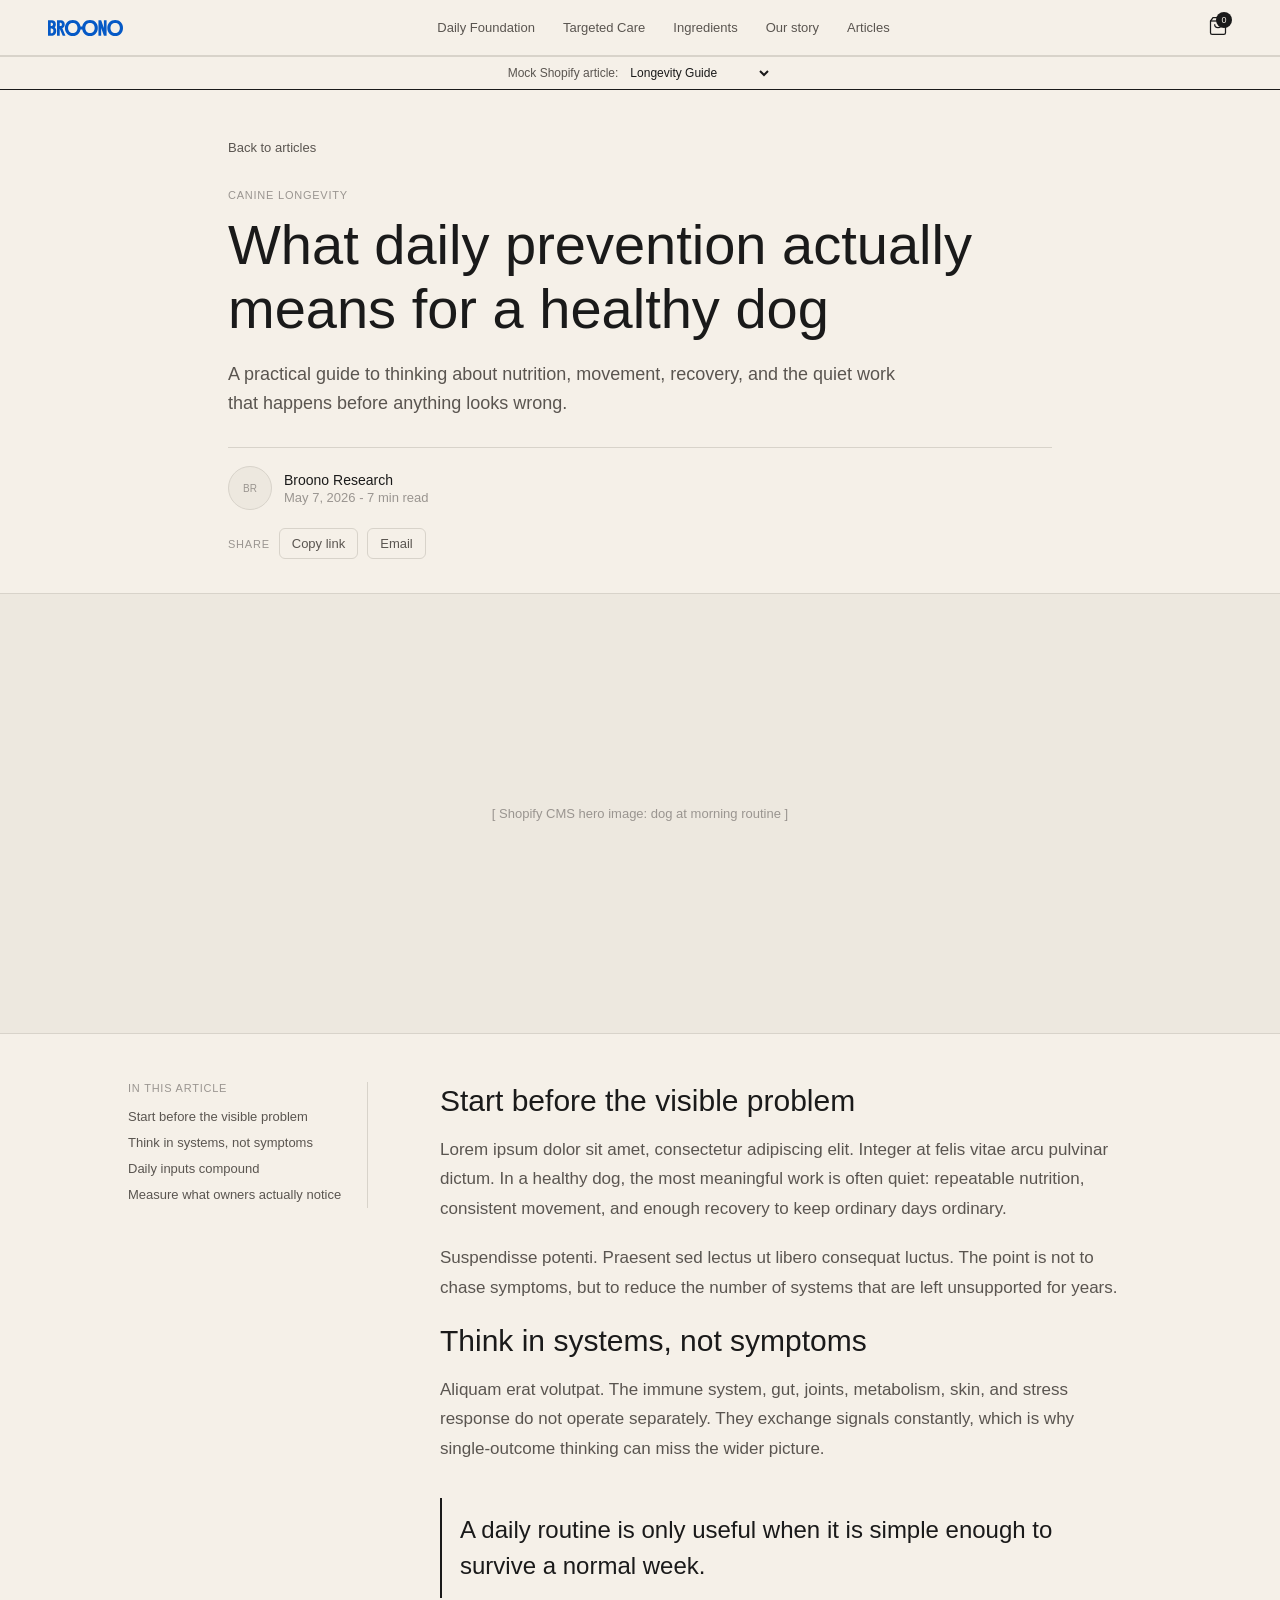
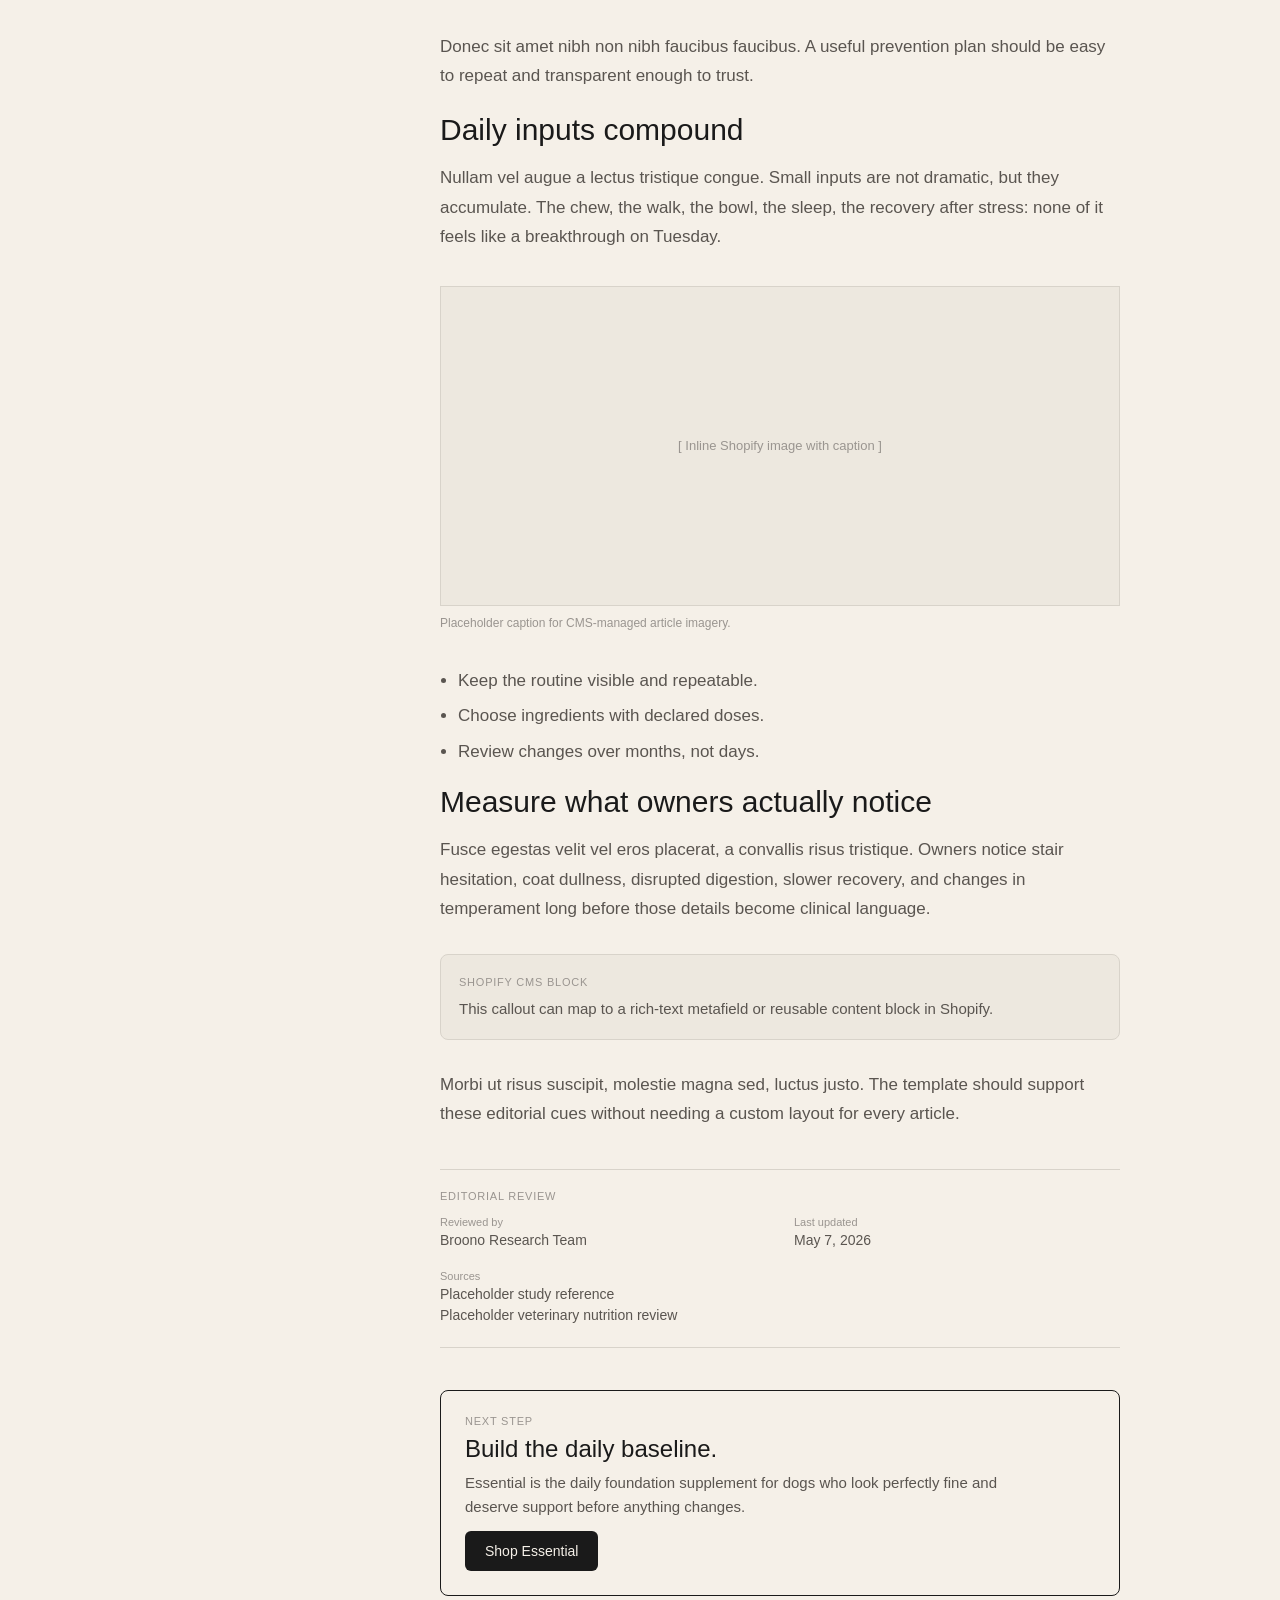
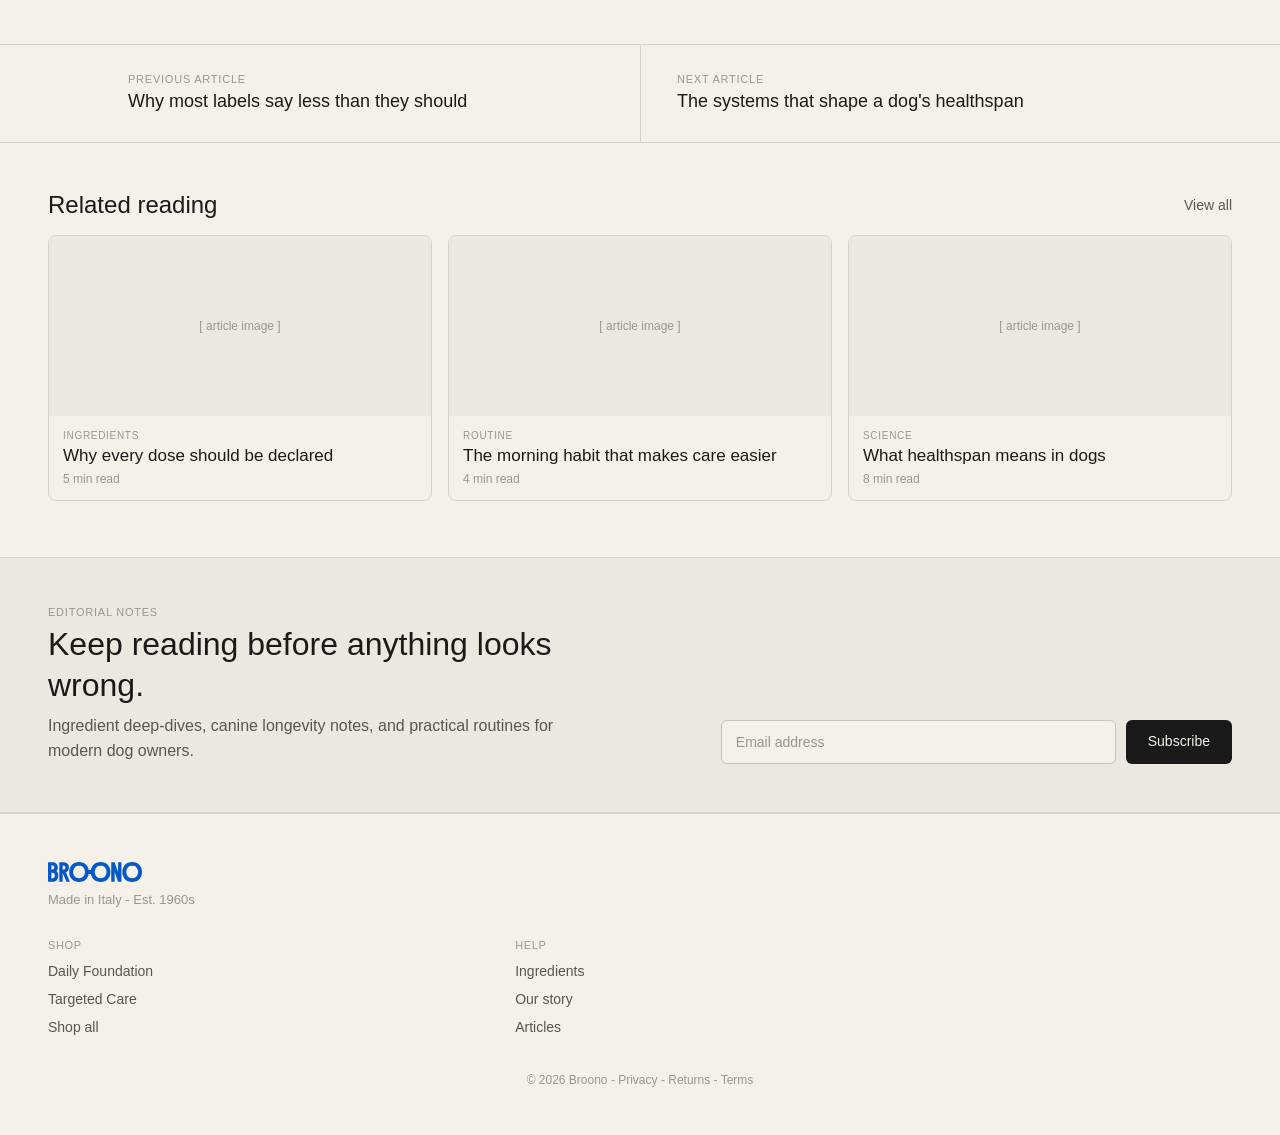
<file: article.html>
<!DOCTYPE html>
<html lang="en">
<head>
<meta charset="UTF-8">
<meta name="robots" content="noindex, nofollow, noarchive, nosnippet">
<link rel="icon" type="image/svg+xml" href="assets/logo-favicon-blue.svg">
<meta name="viewport" content="width=device-width, initial-scale=1.0">
<title>Broono - Article Template Wireframe</title>
<style>
  *, *::before, *::after { box-sizing: border-box; margin: 0; padding: 0; }

  :root {
    --color-background-primary: #F5F0E8;
    --color-background-secondary: #EDE8DF;
    --color-text-primary: #1A1A1A;
    --color-text-secondary: #5A5550;
    --color-text-tertiary: #9A9590;
    --color-border-primary: #1A1A1A;
    --color-border-secondary: #C8C3BA;
    --color-border-tertiary: #D8D3CA;
  }

  body {
    background: #E8E3DB;
    font-family: -apple-system, BlinkMacSystemFont, "Helvetica Neue", Arial, sans-serif;
    min-height: 100vh;
    color: var(--color-text-primary);
  }

  a { color: inherit; text-decoration: none; }

  .sr-only {
    position: absolute; width: 1px; height: 1px;
    padding: 0; margin: -1px; overflow: hidden;
    clip: rect(0,0,0,0); white-space: nowrap; border: 0;
  }

  .page-wrapper {
    display: flex;
    flex-direction: column;
    align-items: center;
    padding: 20px 12px;
  }

  .phone-frame {
    width: 340px;
    overflow: hidden;
    background: var(--color-background-primary);
    position: relative;
  }

  .section-label {
    font-size: 8px;
    color: var(--color-text-tertiary);
    padding: 5px 10px 3px;
    letter-spacing: 0.06em;
  }

  .nav-drawer {
    display: none;
    position: absolute;
    top: 0; left: 0; right: 0; bottom: 0;
    z-index: 30;
    background: var(--color-background-primary);
  }
  .nav-drawer__inner { padding: 14px 16px; }
  .nav-drawer__header {
    display: flex;
    justify-content: space-between;
    align-items: center;
    padding-bottom: 12px;
    border-bottom: 0.5px solid var(--color-border-tertiary);
    margin-bottom: 4px;
  }
  .nav-drawer__close {
    background: none; border: none; cursor: pointer;
    font-size: 22px; line-height: 1;
    color: var(--color-text-primary); padding: 0;
  }
  .nav-drawer__group-label {
    font-size: 9px; color: var(--color-text-tertiary);
    padding: 10px 0 4px; letter-spacing: 0.07em;
  }
  .nav-drawer__links { font-size: 13px; }
  .nav-drawer__link {
    display: block;
    padding: 10px 0;
    border-bottom: 0.5px solid var(--color-border-tertiary);
  }
  .nav-drawer__link:last-child { border-bottom: none; }

  .nav {
    position: sticky; top: 0; z-index: 10;
    background: var(--color-background-primary);
    border-bottom: 0.5px solid var(--color-border-tertiary);
    padding: 0 14px;
    display: flex;
    align-items: center;
    justify-content: space-between;
    height: 44px;
  }
  .nav__hamburger {
    background: none; border: none; cursor: pointer;
    padding: 4px; color: var(--color-text-primary);
  }
  .nav__desktop-links { display: none; }
  .nav__desktop-link { color: var(--color-text-secondary); cursor: pointer; }
  .nav__cart { position: relative; cursor: pointer; padding: 4px; }
  .nav__cart-badge {
    position: absolute; top: 0; right: 0;
    background: var(--color-text-primary);
    color: var(--color-background-primary);
    border-radius: 50%; width: 13px; height: 13px;
    font-size: 8px;
    display: flex; align-items: center; justify-content: center;
    font-weight: 500;
  }

  .article-picker {
    display: flex; align-items: center; gap: 8px;
    padding: 6px 10px;
    background: var(--color-background-primary);
    border-bottom: 0.5px solid var(--color-border-primary);
    font-size: 9px; color: var(--color-text-secondary);
  }
  .article-picker select {
    font-size: 9px; font-family: inherit;
    color: var(--color-text-primary);
    background: transparent; border: none; outline: none; cursor: pointer;
    max-width: 245px;
  }

  .article-hero {
    border-bottom: 0.5px solid var(--color-border-tertiary);
  }
  .article-hero__inner { padding: 18px 14px 16px; }
  .article-hero__back {
    display: inline-block;
    font-size: 10px;
    color: var(--color-text-secondary);
    margin-bottom: 18px;
  }
  .article-hero__eyebrow {
    font-size: 9px;
    color: var(--color-text-tertiary);
    letter-spacing: 0.07em;
    text-transform: uppercase;
    margin-bottom: 8px;
  }
  .article-hero__title {
    font-size: 25px;
    font-weight: 500;
    line-height: 1.15;
    margin-bottom: 10px;
  }
  .article-hero__dek {
    font-size: 12px;
    line-height: 1.65;
    color: var(--color-text-secondary);
    margin-bottom: 16px;
  }
  .article-meta {
    display: flex;
    align-items: center;
    gap: 9px;
    padding-top: 12px;
    border-top: 0.5px solid var(--color-border-tertiary);
  }
  .article-meta__avatar {
    width: 30px; height: 30px; border-radius: 50%;
    background: var(--color-background-secondary);
    border: 0.5px solid var(--color-border-tertiary);
    display: flex; align-items: center; justify-content: center;
    font-size: 8px; color: var(--color-text-tertiary);
    flex-shrink: 0;
  }
  .article-meta__name { font-size: 10px; font-weight: 500; margin-bottom: 2px; }
  .article-meta__details { font-size: 9px; color: var(--color-text-tertiary); }
  .share-row {
    display: flex;
    align-items: center;
    gap: 7px;
    flex-wrap: wrap;
    margin-top: 12px;
  }
  .share-row__label {
    font-size: 9px;
    color: var(--color-text-tertiary);
    letter-spacing: 0.07em;
    text-transform: uppercase;
  }
  .share-row__button {
    border: 0.5px solid var(--color-border-tertiary);
    background: transparent;
    color: var(--color-text-secondary);
    border-radius: 6px;
    padding: 6px 9px;
    font-family: inherit;
    font-size: 10px;
    line-height: 1;
    cursor: pointer;
  }
  .share-row__button:hover { border-color: var(--color-border-secondary); color: var(--color-text-primary); }
  .article-hero__media {
    min-height: 190px;
    background: var(--color-background-secondary);
    border-top: 0.5px solid var(--color-border-tertiary);
    display: flex; align-items: center; justify-content: center;
    text-align: center;
    font-size: 10px;
    color: var(--color-text-tertiary);
    padding: 20px;
  }

  .article-layout {
    border-bottom: 0.5px solid var(--color-border-tertiary);
  }
  .article-layout__inner { padding: 0 14px 18px; }
  .toc {
    border-bottom: 0.5px solid var(--color-border-tertiary);
    padding: 12px 0;
    margin-bottom: 18px;
  }
  .toc__label {
    font-size: 9px;
    color: var(--color-text-tertiary);
    letter-spacing: 0.07em;
    margin-bottom: 8px;
    text-transform: uppercase;
  }
  .toc__link {
    display: block;
    font-size: 11px;
    color: var(--color-text-secondary);
    line-height: 1.8;
  }

  .article-body {
    font-size: 13px;
    line-height: 1.72;
    color: var(--color-text-secondary);
  }
  .article-body h2 {
    font-size: 18px;
    line-height: 1.28;
    font-weight: 500;
    color: var(--color-text-primary);
    margin: 28px 0 10px;
  }
  .article-body h2:first-child { margin-top: 0; }
  .article-body h3 {
    font-size: 14px;
    line-height: 1.35;
    font-weight: 500;
    color: var(--color-text-primary);
    margin: 18px 0 8px;
  }
  .article-body p { margin-bottom: 14px; }
  .article-body a {
    color: var(--color-text-primary);
    border-bottom: 0.5px solid var(--color-border-secondary);
  }
  .article-body ul, .article-body ol {
    margin: 0 0 16px 18px;
  }
  .article-body li { margin-bottom: 6px; }
  .article-pullquote {
    border-left: 2px solid var(--color-border-primary);
    padding: 10px 0 10px 12px;
    margin: 20px 0;
    color: var(--color-text-primary);
    font-size: 15px;
    line-height: 1.5;
    font-weight: 500;
  }
  .article-image {
    margin: 22px 0;
  }
  .article-image__frame {
    min-height: 170px;
    background: var(--color-background-secondary);
    border: 0.5px solid var(--color-border-tertiary);
    display: flex; align-items: center; justify-content: center;
    text-align: center;
    font-size: 10px;
    color: var(--color-text-tertiary);
    padding: 18px;
  }
  .article-image__caption {
    font-size: 9px;
    color: var(--color-text-tertiary);
    line-height: 1.5;
    margin-top: 6px;
  }
  .article-note {
    border: 0.5px solid var(--color-border-tertiary);
    background: var(--color-background-secondary);
    border-radius: 8px;
    padding: 12px;
    margin: 20px 0;
  }
  .article-note__label {
    font-size: 9px;
    letter-spacing: 0.07em;
    color: var(--color-text-tertiary);
    text-transform: uppercase;
    margin-bottom: 5px;
  }
  .article-note__body {
    font-size: 12px;
    line-height: 1.6;
    color: var(--color-text-secondary);
  }

  .article-trust {
    border-top: 0.5px solid var(--color-border-tertiary);
    border-bottom: 0.5px solid var(--color-border-tertiary);
    padding: 14px 0;
    margin-top: 26px;
  }
  .article-trust__label {
    font-size: 9px;
    color: var(--color-text-tertiary);
    letter-spacing: 0.07em;
    text-transform: uppercase;
    margin-bottom: 10px;
  }
  .article-trust__grid {
    display: grid;
    grid-template-columns: 1fr;
    gap: 10px;
  }
  .article-trust__item-label {
    font-size: 9px;
    color: var(--color-text-tertiary);
    margin-bottom: 2px;
  }
  .article-trust__item-value {
    font-size: 11px;
    line-height: 1.55;
    color: var(--color-text-secondary);
  }

  .article-cta {
    border: 0.5px solid var(--color-border-primary);
    border-radius: 8px;
    padding: 14px;
    margin-top: 28px;
  }
  .article-cta__label {
    font-size: 9px;
    letter-spacing: 0.07em;
    color: var(--color-text-tertiary);
    text-transform: uppercase;
    margin-bottom: 6px;
  }
  .article-cta__title {
    font-size: 16px;
    line-height: 1.35;
    font-weight: 500;
    margin-bottom: 6px;
  }
  .article-cta__body {
    font-size: 11px;
    line-height: 1.6;
    color: var(--color-text-secondary);
    margin-bottom: 12px;
  }
  .article-cta__button {
    display: inline-block;
    background: var(--color-text-primary);
    color: var(--color-background-primary);
    padding: 9px 14px;
    border-radius: 6px;
    font-size: 11px;
    font-weight: 500;
  }

  .article-nav {
    border-bottom: 0.5px solid var(--color-border-tertiary);
  }
  .article-nav__inner {
    display: grid;
    grid-template-columns: 1fr;
  }
  .article-nav__item {
    padding: 14px;
    border-bottom: 0.5px solid var(--color-border-tertiary);
  }
  .article-nav__item:last-child { border-bottom: none; }
  .article-nav__label {
    font-size: 9px;
    color: var(--color-text-tertiary);
    letter-spacing: 0.07em;
    text-transform: uppercase;
    margin-bottom: 4px;
  }
  .article-nav__title {
    font-size: 13px;
    line-height: 1.35;
    font-weight: 500;
  }

  .related {
    border-bottom: 0.5px solid var(--color-border-tertiary);
  }
  .related__header {
    padding: 14px 14px 8px;
    display: flex; justify-content: space-between; align-items: center;
  }
  .related__title { font-size: 14px; font-weight: 500; }
  .related__showall { font-size: 10px; color: var(--color-text-secondary); }
  .related__grid {
    display: grid;
    grid-template-columns: 1fr;
    gap: 10px;
    padding: 0 14px 18px;
  }
  .related-card {
    border: 0.5px solid var(--color-border-tertiary);
    border-radius: 8px;
    overflow: hidden;
    background: var(--color-background-primary);
  }
  .related-card__photo {
    min-height: 100px;
    background: var(--color-background-secondary);
    display: flex; align-items: center; justify-content: center;
    font-size: 9px;
    color: var(--color-text-tertiary);
  }
  .related-card__body { padding: 10px; }
  .related-card__eyebrow {
    font-size: 8px;
    color: var(--color-text-tertiary);
    letter-spacing: 0.07em;
    margin-bottom: 4px;
    text-transform: uppercase;
  }
  .related-card__name {
    font-size: 13px;
    line-height: 1.35;
    font-weight: 500;
    margin-bottom: 4px;
  }
  .related-card__meta {
    font-size: 9px;
    color: var(--color-text-tertiary);
  }

  .article-newsletter {
    border-bottom: 0.5px solid var(--color-border-tertiary);
    background: var(--color-background-secondary);
  }
  .article-newsletter__inner { padding: 18px 14px; }
  .article-newsletter__label {
    font-size: 9px;
    color: var(--color-text-tertiary);
    letter-spacing: 0.07em;
    text-transform: uppercase;
    margin-bottom: 6px;
  }
  .article-newsletter__headline {
    font-size: 17px;
    line-height: 1.3;
    font-weight: 500;
    margin-bottom: 6px;
  }
  .article-newsletter__body {
    font-size: 11px;
    line-height: 1.6;
    color: var(--color-text-secondary);
    margin-bottom: 12px;
  }
  .article-newsletter__form {
    display: flex;
    flex-direction: column;
    gap: 8px;
  }
  .article-newsletter__input {
    border: 0.5px solid var(--color-border-secondary);
    background: var(--color-background-primary);
    color: var(--color-text-tertiary);
    border-radius: 6px;
    padding: 10px 12px;
    font-size: 11px;
  }
  .article-newsletter__button {
    background: var(--color-text-primary);
    color: var(--color-background-primary);
    border-radius: 6px;
    padding: 10px 14px;
    font-size: 11px;
    font-weight: 500;
    text-align: center;
  }

  .footer { border-top: 0.5px solid var(--color-border-tertiary); }
  .footer__inner { padding: 12px 10px 24px; }
  .footer__logo { font-size: 11px; font-weight: 500; margin-bottom: 4px; letter-spacing: 0.07em; }
  .footer__origin { font-size: 9px; color: var(--color-text-tertiary); margin-bottom: 12px; }
  .footer__cols {
    display: grid;
    grid-template-columns: minmax(0,1fr) minmax(0,1fr);
    gap: 12px; margin-bottom: 12px;
  }
  .footer__col-label {
    font-size: 8px; font-weight: 500; color: var(--color-text-tertiary);
    margin-bottom: 6px; letter-spacing: 0.06em;
  }
  .footer__col-links { font-size: 10px; color: var(--color-text-secondary); line-height: 2; }
  .footer__legal { font-size: 8px; color: var(--color-text-tertiary); text-align: center; }

  @media (min-width: 768px) {
    body { padding: 0; }
    .page-wrapper { padding: 0; align-items: stretch; }
    .phone-frame { width: 100%; max-width: 100%; overflow: visible; }
    .section-label { display: none; }

    .nav {
      height: 56px; padding: 0 48px;
      max-width: 1280px; width: 100%; margin: 0 auto;
    }
    .nav-wrapper {
      background: var(--color-background-primary);
      border-bottom: 0.5px solid var(--color-border-tertiary);
      position: sticky; top: 0; z-index: 10;
    }
    .nav__hamburger { display: none; }
    .nav__desktop-links {
      display: flex; gap: 28px; align-items: center; font-size: 13px;
    }
    .nav__desktop-link:hover { color: var(--color-text-primary); }
    .nav__cart-badge { width: 16px; height: 16px; font-size: 9px; }

    .article-picker {
      justify-content: center;
      font-size: 12px;
      padding: 8px 48px;
    }
    .article-picker select { font-size: 12px; max-width: none; }

    .article-hero__inner {
      max-width: 920px;
      margin: 0 auto;
      padding: 48px 48px 34px;
    }
    .article-hero__back { font-size: 13px; margin-bottom: 34px; }
    .article-hero__eyebrow { font-size: 11px; margin-bottom: 12px; }
    .article-hero__title {
      font-size: 56px;
      max-width: 820px;
      margin-bottom: 18px;
    }
    .article-hero__dek {
      font-size: 18px;
      max-width: 690px;
      margin-bottom: 28px;
    }
    .article-meta { gap: 12px; padding-top: 18px; }
    .article-meta__avatar { width: 44px; height: 44px; font-size: 10px; }
    .article-meta__name { font-size: 14px; }
    .article-meta__details { font-size: 13px; }
    .share-row { margin-top: 18px; gap: 9px; }
    .share-row__label { font-size: 11px; }
    .share-row__button { font-size: 13px; padding: 8px 12px; }
    .article-hero__media {
      min-height: 440px;
      font-size: 13px;
    }

    .article-layout__inner {
      max-width: 1120px;
      margin: 0 auto;
      padding: 48px;
      display: grid;
      grid-template-columns: 240px minmax(0, 680px);
      gap: 72px;
      align-items: start;
    }
    .toc {
      position: sticky;
      top: 88px;
      border-bottom: none;
      border-right: 0.5px solid var(--color-border-tertiary);
      padding: 0 22px 0 0;
      margin: 0;
    }
    .toc__label { font-size: 11px; margin-bottom: 10px; }
    .toc__link { font-size: 13px; line-height: 2; }

    .article-body { font-size: 17px; line-height: 1.74; }
    .article-body h2 { font-size: 30px; margin: 42px 0 14px; }
    .article-body h3 { font-size: 20px; margin: 26px 0 10px; }
    .article-body p { margin-bottom: 20px; }
    .article-pullquote {
      font-size: 24px;
      padding: 14px 0 14px 18px;
      margin: 34px 0;
    }
    .article-image { margin: 34px 0; }
    .article-image__frame {
      min-height: 320px;
      font-size: 13px;
    }
    .article-image__caption { font-size: 12px; margin-top: 8px; }
    .article-note { padding: 18px; margin: 30px 0; }
    .article-note__label { font-size: 11px; }
    .article-note__body { font-size: 15px; }
    .article-trust {
      padding: 20px 0;
      margin-top: 40px;
    }
    .article-trust__label { font-size: 11px; margin-bottom: 14px; }
    .article-trust__grid {
      grid-template-columns: 1fr 1fr;
      gap: 18px 28px;
    }
    .article-trust__item-label { font-size: 11px; }
    .article-trust__item-value { font-size: 14px; }
    .article-cta { padding: 24px; margin-top: 42px; }
    .article-cta__label { font-size: 11px; }
    .article-cta__title { font-size: 24px; }
    .article-cta__body { font-size: 15px; max-width: 540px; }
    .article-cta__button { font-size: 14px; padding: 12px 20px; }

    .article-nav__inner {
      max-width: 1120px;
      margin: 0 auto;
      grid-template-columns: 1fr 1fr;
      padding: 0 48px;
    }
    .article-nav__item {
      padding: 28px 0;
      border-bottom: none;
    }
    .article-nav__item + .article-nav__item {
      border-left: 0.5px solid var(--color-border-tertiary);
      padding-left: 36px;
    }
    .article-nav__label { font-size: 11px; }
    .article-nav__title { font-size: 18px; max-width: 420px; }

    .related__header {
      max-width: 1280px;
      margin: 0 auto;
      padding: 48px 48px 16px;
    }
    .related__title { font-size: 24px; }
    .related__showall { font-size: 14px; }
    .related__grid {
      max-width: 1280px;
      margin: 0 auto;
      grid-template-columns: repeat(3, minmax(0, 1fr));
      gap: 16px;
      padding: 0 48px 56px;
    }
    .related-card__photo { min-height: 180px; font-size: 12px; }
    .related-card__body { padding: 14px; }
    .related-card__eyebrow { font-size: 10px; }
    .related-card__name { font-size: 17px; }
    .related-card__meta { font-size: 12px; }

    .article-newsletter__inner {
      max-width: 1280px;
      margin: 0 auto;
      padding: 48px;
      display: grid;
      grid-template-columns: minmax(0, 1.1fr) minmax(340px, 0.9fr);
      gap: 48px;
      align-items: end;
    }
    .article-newsletter__label { font-size: 11px; }
    .article-newsletter__headline { font-size: 32px; max-width: 520px; }
    .article-newsletter__body { font-size: 16px; max-width: 560px; margin-bottom: 0; }
    .article-newsletter__form {
      flex-direction: row;
      gap: 10px;
    }
    .article-newsletter__input {
      flex: 1;
      font-size: 14px;
      padding: 13px 14px;
    }
    .article-newsletter__button {
      font-size: 14px;
      padding: 13px 22px;
      white-space: nowrap;
    }

    .footer__inner { padding: 48px; max-width: 1280px; margin: 0 auto; }
    .footer__logo { font-size: 16px; margin-bottom: 6px; }
    .footer__origin { font-size: 13px; margin-bottom: 32px; }
    .footer__cols { grid-template-columns: 2fr 1fr 1fr 1fr; gap: 32px; margin-bottom: 32px; }
    .footer__col-label { font-size: 11px; }
    .footer__col-links { font-size: 14px; }
    .footer__legal { font-size: 12px; }
  }
</style>
</head>
<body>

<h2 class="sr-only">Article template wireframe - Broono dog supplements</h2>

<div class="page-wrapper">
<div class="phone-frame">

  <div id="nav-drawer" class="nav-drawer">
    <div class="nav-drawer__inner">
      <div class="nav-drawer__header">
        <a href="index.html" style="display:inline-block;line-height:0;"><img src="assets/broono-logo-blu.svg" alt="Broono" style="height:18px;width:auto;"></a>
        <button class="nav-drawer__close" onclick="document.getElementById('nav-drawer').style.display='none'" aria-label="Close menu">x</button>
      </div>
      <div class="nav-drawer__group-label">COLLECTIONS</div>
      <div class="nav-drawer__links">
        <a class="nav-drawer__link" href="pdp.html">Daily Foundation</a>
        <a class="nav-drawer__link" href="pdp.html">Targeted Care</a>
      </div>
      <div class="nav-drawer__group-label">MORE</div>
      <div class="nav-drawer__links">
        <a class="nav-drawer__link" href="ingredients.html">Ingredients</a>
        <a class="nav-drawer__link" href="index.html">Our story</a>
        <a class="nav-drawer__link" href="blog.html" style="border-bottom:none;">Articles</a>
      </div>
    </div>
  </div>

  <div class="nav-wrapper">
    <nav class="nav">
      <button class="nav__hamburger" onclick="document.getElementById('nav-drawer').style.display='block'" aria-label="Open menu">
        <svg width="18" height="14" viewBox="0 0 18 14" fill="none"><rect width="18" height="1.5" rx="0.75" fill="currentColor"/><rect y="6" width="18" height="1.5" rx="0.75" fill="currentColor"/><rect y="12" width="18" height="1.5" rx="0.75" fill="currentColor"/></svg>
      </button>
      <a href="index.html" style="display:inline-block;line-height:0;"><img src="assets/broono-logo-blu.svg" alt="Broono" style="height:16px;width:auto;"></a>
      <nav class="nav__desktop-links" aria-label="Main navigation">
        <a href="pdp.html"><span class="nav__desktop-link">Daily Foundation</span></a>
        <a href="pdp.html"><span class="nav__desktop-link">Targeted Care</span></a>
        <a href="ingredients.html"><span class="nav__desktop-link">Ingredients</span></a>
        <a href="index.html"><span class="nav__desktop-link">Our story</span></a>
        <a href="blog.html"><span class="nav__desktop-link">Articles</span></a>
      </nav>
      <div class="nav__cart" aria-label="Cart">
        <svg width="20" height="20" viewBox="0 0 24 24" fill="none" stroke="currentColor" stroke-width="1.5"><path d="M6 2L3 6v14a2 2 0 002 2h14a2 2 0 002-2V6l-3-4z"/><line x1="3" y1="6" x2="21" y2="6"/><path d="M16 10a4 4 0 01-8 0"/></svg>
        <span class="nav__cart-badge">0</span>
      </div>
    </nav>
  </div>

  <div class="article-picker">
    <span>Mock Shopify article:</span>
    <select id="articlePicker" aria-label="Select mock article">
      <option value="longevity">Longevity Guide</option>
      <option value="ingredients">Ingredient Deep Dive</option>
      <option value="announcement">Product Announcement</option>
    </select>
  </div>

  <article>
    <header class="article-hero">
      <div class="section-label">ARTICLE HEADER</div>
      <div class="article-hero__inner">
        <a class="article-hero__back" href="blog.html">Back to articles</a>
        <div class="article-hero__eyebrow" id="article-category">Canine longevity</div>
        <h1 class="article-hero__title" id="article-title">What daily prevention actually means for a healthy dog</h1>
        <p class="article-hero__dek" id="article-dek">A practical guide to thinking about nutrition, movement, recovery, and the quiet work that happens before anything looks wrong.</p>
        <div class="article-meta">
          <div class="article-meta__avatar" id="article-avatar">AB</div>
          <div>
            <div class="article-meta__name" id="article-author">Broono Research</div>
            <div class="article-meta__details" id="article-details">May 7, 2026 - 7 min read</div>
          </div>
        </div>
        <div class="share-row" aria-label="Share article">
          <span class="share-row__label">Share</span>
          <button class="share-row__button" type="button" id="copy-link-button">Copy link</button>
          <a class="share-row__button" href="mailto:?subject=Broono article&body=Read this Broono article: article.html">Email</a>
        </div>
      </div>
      <div class="article-hero__media" id="article-hero-media">[ Shopify CMS hero image ]</div>
    </header>

    <section class="article-layout">
      <div class="section-label">ARTICLE BODY + TOC</div>
      <div class="article-layout__inner">
        <aside class="toc" aria-label="Article contents">
          <div class="toc__label">In this article</div>
          <div id="article-toc"></div>
        </aside>
        <div>
          <div class="article-body" id="article-body"></div>
          <aside class="article-trust" aria-label="Article review and sources">
            <div class="article-trust__label">Editorial review</div>
            <div class="article-trust__grid">
              <div class="article-trust__item">
                <div class="article-trust__item-label">Reviewed by</div>
                <div class="article-trust__item-value">Broono Research Team</div>
              </div>
              <div class="article-trust__item">
                <div class="article-trust__item-label">Last updated</div>
                <div class="article-trust__item-value">May 7, 2026</div>
              </div>
              <div class="article-trust__item">
                <div class="article-trust__item-label">Sources</div>
                <div class="article-trust__item-value">Placeholder study reference<br>Placeholder veterinary nutrition review</div>
              </div>
            </div>
          </aside>
          <aside class="article-cta">
            <div class="article-cta__label">Next step</div>
            <div class="article-cta__title" id="article-cta-title">Build the daily baseline.</div>
            <div class="article-cta__body" id="article-cta-body">Essential is the daily foundation supplement for dogs who look perfectly fine and deserve support before anything changes.</div>
            <a class="article-cta__button" href="pdp.html" id="article-cta-link">Shop Essential</a>
          </aside>
        </div>
      </div>
    </section>

    <nav class="article-nav" aria-label="Article navigation">
      <div class="section-label">PREVIOUS / NEXT</div>
      <div class="article-nav__inner">
        <a class="article-nav__item" href="article.html">
          <div class="article-nav__label">Previous article</div>
          <div class="article-nav__title" id="article-prev">Why most labels say less than they should</div>
        </a>
        <a class="article-nav__item" href="article.html">
          <div class="article-nav__label">Next article</div>
          <div class="article-nav__title" id="article-next">The systems that shape a dog's healthspan</div>
        </a>
      </div>
    </nav>
  </article>

  <section class="related">
    <div class="section-label">RELATED ARTICLES</div>
    <div class="related__header">
      <span class="related__title">Related reading</span>
      <a class="related__showall" href="blog.html">View all</a>
    </div>
    <div class="related__grid" id="related-grid"></div>
  </section>

  <section class="article-newsletter">
    <div class="section-label">ARTICLE NEWSLETTER</div>
    <div class="article-newsletter__inner">
      <div>
        <div class="article-newsletter__label">Editorial notes</div>
        <div class="article-newsletter__headline">Keep reading before anything looks wrong.</div>
        <div class="article-newsletter__body">Ingredient deep-dives, canine longevity notes, and practical routines for modern dog owners.</div>
      </div>
      <div class="article-newsletter__form" aria-label="Newsletter signup">
        <div class="article-newsletter__input">Email address</div>
        <div class="article-newsletter__button">Subscribe</div>
      </div>
    </div>
  </section>

  <footer class="footer">
    <div class="section-label">FOOTER</div>
    <div class="footer__inner">
      <a href="index.html" style="display:inline-block;line-height:0;"><img src="assets/broono-logo-blu.svg" alt="Broono" class="footer__logo" style="height:20px;width:auto;"></a>
      <div class="footer__origin">Made in Italy - Est. 1960s</div>
      <div class="footer__cols">
        <div>
          <div class="footer__col-label">SHOP</div>
          <div class="footer__col-links"><a href="pdp.html">Daily Foundation</a><br><a href="pdp.html">Targeted Care</a><br><a href="pdp.html">Shop all</a></div>
        </div>
        <div>
          <div class="footer__col-label">HELP</div>
          <div class="footer__col-links"><a href="ingredients.html">Ingredients</a><br><a href="index.html">Our story</a><br><a href="blog.html">Articles</a></div>
        </div>
      </div>
      <div class="footer__legal">&copy; 2026 Broono - Privacy - Returns - Terms</div>
    </div>
  </footer>

</div>
</div>

<script>
  const mockArticles = {
    longevity: {
      category: 'Canine longevity',
      title: 'What daily prevention actually means for a healthy dog',
      dek: 'A practical guide to thinking about nutrition, movement, recovery, and the quiet work that happens before anything looks wrong.',
      author: 'Broono Research',
      initials: 'BR',
      details: 'May 7, 2026 - 7 min read',
      hero: '[ Shopify CMS hero image: dog at morning routine ]',
      ctaTitle: 'Build the daily baseline.',
      ctaBody: 'Essential is the daily foundation supplement for dogs who look perfectly fine and deserve support before anything changes.',
      ctaLink: 'Shop Essential',
      prev: 'Why most labels say less than they should',
      next: 'The systems that shape a dog\'s healthspan',
      related: [
        ['Ingredients', 'Why every dose should be declared', '5 min read'],
        ['Routine', 'The morning habit that makes care easier', '4 min read'],
        ['Science', 'What healthspan means in dogs', '8 min read']
      ],
      sections: [
        {
          id: 'start-before',
          title: 'Start before the visible problem',
          html: '<p>Lorem ipsum dolor sit amet, consectetur adipiscing elit. Integer at felis vitae arcu pulvinar dictum. In a healthy dog, the most meaningful work is often quiet: repeatable nutrition, consistent movement, and enough recovery to keep ordinary days ordinary.</p><p>Suspendisse potenti. Praesent sed lectus ut libero consequat luctus. The point is not to chase symptoms, but to reduce the number of systems that are left unsupported for years.</p>'
        },
        {
          id: 'systems',
          title: 'Think in systems, not symptoms',
          html: '<p>Aliquam erat volutpat. The immune system, gut, joints, metabolism, skin, and stress response do not operate separately. They exchange signals constantly, which is why single-outcome thinking can miss the wider picture.</p><blockquote class="article-pullquote">A daily routine is only useful when it is simple enough to survive a normal week.</blockquote><p>Donec sit amet nibh non nibh faucibus faucibus. A useful prevention plan should be easy to repeat and transparent enough to trust.</p>'
        },
        {
          id: 'daily-inputs',
          title: 'Daily inputs compound',
          html: '<p>Nullam vel augue a lectus tristique congue. Small inputs are not dramatic, but they accumulate. The chew, the walk, the bowl, the sleep, the recovery after stress: none of it feels like a breakthrough on Tuesday.</p><div class="article-image"><div class="article-image__frame">[ Inline Shopify image with caption ]</div><div class="article-image__caption">Placeholder caption for CMS-managed article imagery.</div></div><ul><li>Keep the routine visible and repeatable.</li><li>Choose ingredients with declared doses.</li><li>Review changes over months, not days.</li></ul>'
        },
        {
          id: 'measurement',
          title: 'Measure what owners actually notice',
          html: '<p>Fusce egestas velit vel eros placerat, a convallis risus tristique. Owners notice stair hesitation, coat dullness, disrupted digestion, slower recovery, and changes in temperament long before those details become clinical language.</p><div class="article-note"><div class="article-note__label">Shopify CMS block</div><div class="article-note__body">This callout can map to a rich-text metafield or reusable content block in Shopify.</div></div><p>Morbi ut risus suscipit, molestie magna sed, luctus justo. The template should support these editorial cues without needing a custom layout for every article.</p>'
        }
      ]
    },
    ingredients: {
      category: 'Ingredient deep dive',
      title: 'Why ingredient transparency should feel boring',
      dek: 'Declared doses, named mechanisms, and sourced rationale should be the baseline, not a special feature.',
      author: 'Broono Lab Team',
      initials: 'BL',
      details: 'May 7, 2026 - 6 min read',
      hero: '[ Shopify CMS hero image: ingredient bench ]',
      ctaTitle: 'Read the label without guessing.',
      ctaBody: 'Every Broono formula is built around named ingredients, declared doses, and a clear reason for being there.',
      ctaLink: 'Explore the formula',
      prev: 'The systems that shape a dog\'s healthspan',
      next: 'How we think about bioavailability',
      related: [
        ['Formula', 'Bioavailability in plain English', '6 min read'],
        ['Quality', 'What batch testing should prove', '5 min read'],
        ['Routine', 'How to compare supplement labels', '7 min read']
      ],
      sections: [
        {
          id: 'named',
          title: 'Name the ingredient',
          html: '<p>Lorem ipsum dolor sit amet, consectetur adipiscing elit. A label should not hide behind proprietary language when a dog owner is trying to make a careful decision.</p><p>Curabitur commodo tellus at velit consequat, vitae consequat lorem faucibus.</p>'
        },
        {
          id: 'dose',
          title: 'Declare the dose',
          html: '<p>Praesent vel nisl nec nibh faucibus vestibulum. A dose that exists only as a marketing claim is not useful. Owners need enough context to understand what is actually inside the chew.</p><blockquote class="article-pullquote">Transparency is not a tone of voice. It is information made legible.</blockquote>'
        },
        {
          id: 'mechanism',
          title: 'Explain the mechanism',
          html: '<p>Sed ac quam euismod, vulputate enim at, sodales purus. Ingredient copy should connect each input to a biological rationale without pretending that nutrition is magic.</p><div class="article-image"><div class="article-image__frame">[ Inline Shopify image: ingredient detail ]</div><div class="article-image__caption">Placeholder for a CMS-managed ingredient photograph or diagram.</div></div>'
        }
      ]
    },
    announcement: {
      category: 'Announcement',
      title: 'A calmer way to build the daily routine',
      dek: 'Introducing a compact editorial format for product news, formulation updates, and founder notes.',
      author: 'Broono Editorial',
      initials: 'BE',
      details: 'May 7, 2026 - 3 min read',
      hero: '[ Shopify CMS hero image: product and routine ]',
      ctaTitle: 'See the routine.',
      ctaBody: 'Pair the article with a product path when the story naturally leads to a next step.',
      ctaLink: 'Shop the routine',
      prev: 'What healthspan means in dogs',
      next: 'Why every dose should be declared',
      related: [
        ['News', 'Founder note on prevention', '3 min read'],
        ['Product', 'How Essential fits the morning', '4 min read'],
        ['Science', 'The five-system framework', '8 min read']
      ],
      sections: [
        {
          id: 'what-changed',
          title: 'What changed',
          html: '<p>Lorem ipsum dolor sit amet, consectetur adipiscing elit. Integer feugiat leo quis nibh feugiat, in suscipit magna tincidunt. This shorter format keeps announcements direct while preserving the same metadata and related reading system.</p>'
        },
        {
          id: 'why',
          title: 'Why it matters',
          html: '<p>Vivamus tristique lacus vitae urna gravida, id luctus urna iaculis. Announcement pages should still behave like articles: readable, linkable, and useful after the launch window closes.</p><div class="article-note"><div class="article-note__label">CMS variant</div><div class="article-note__body">This mock article represents a compact news template using the same component set.</div></div>'
        }
      ]
    }
  };

  function renderArticle(key) {
    const article = mockArticles[key] || mockArticles.longevity;
    document.getElementById('article-category').textContent = article.category;
    document.getElementById('article-title').textContent = article.title;
    document.getElementById('article-dek').textContent = article.dek;
    document.getElementById('article-author').textContent = article.author;
    document.getElementById('article-avatar').textContent = article.initials;
    document.getElementById('article-details').textContent = article.details;
    document.querySelector('.share-row a').href = 'mailto:?subject=' + encodeURIComponent(article.title) + '&body=' + encodeURIComponent('Read this Broono article: ' + window.location.href);
    document.getElementById('article-hero-media').textContent = article.hero;
    document.getElementById('article-cta-title').textContent = article.ctaTitle;
    document.getElementById('article-cta-body').textContent = article.ctaBody;
    document.getElementById('article-cta-link').textContent = article.ctaLink;
    document.getElementById('article-prev').textContent = article.prev;
    document.getElementById('article-next').textContent = article.next;

    document.getElementById('article-toc').innerHTML = article.sections.map(section =>
      '<a class="toc__link" href="#' + section.id + '">' + section.title + '</a>'
    ).join('');

    document.getElementById('article-body').innerHTML = article.sections.map(section =>
      '<section id="' + section.id + '"><h2>' + section.title + '</h2>' + section.html + '</section>'
    ).join('');

    document.getElementById('related-grid').innerHTML = article.related.map(item =>
      '<a class="related-card" href="article.html"><div class="related-card__photo">[ article image ]</div><div class="related-card__body"><div class="related-card__eyebrow">' + item[0] + '</div><div class="related-card__name">' + item[1] + '</div><div class="related-card__meta">' + item[2] + '</div></div></a>'
    ).join('');
  }

  document.getElementById('articlePicker').addEventListener('change', function(event) {
    renderArticle(event.target.value);
  });

  document.getElementById('copy-link-button').addEventListener('click', function(event) {
    const button = event.currentTarget;
    const originalLabel = 'Copy link';

    if (!navigator.clipboard) {
      button.textContent = 'Link copied';
      setTimeout(function() { button.textContent = originalLabel; }, 1400);
      return;
    }

    navigator.clipboard.writeText(window.location.href).then(function() {
      button.textContent = 'Link copied';
      setTimeout(function() { button.textContent = originalLabel; }, 1400);
    }).catch(function() {
      button.textContent = 'Copy failed';
      setTimeout(function() { button.textContent = originalLabel; }, 1400);
    });
  });

  renderArticle('longevity');
</script>

</body>
</html>
</file>
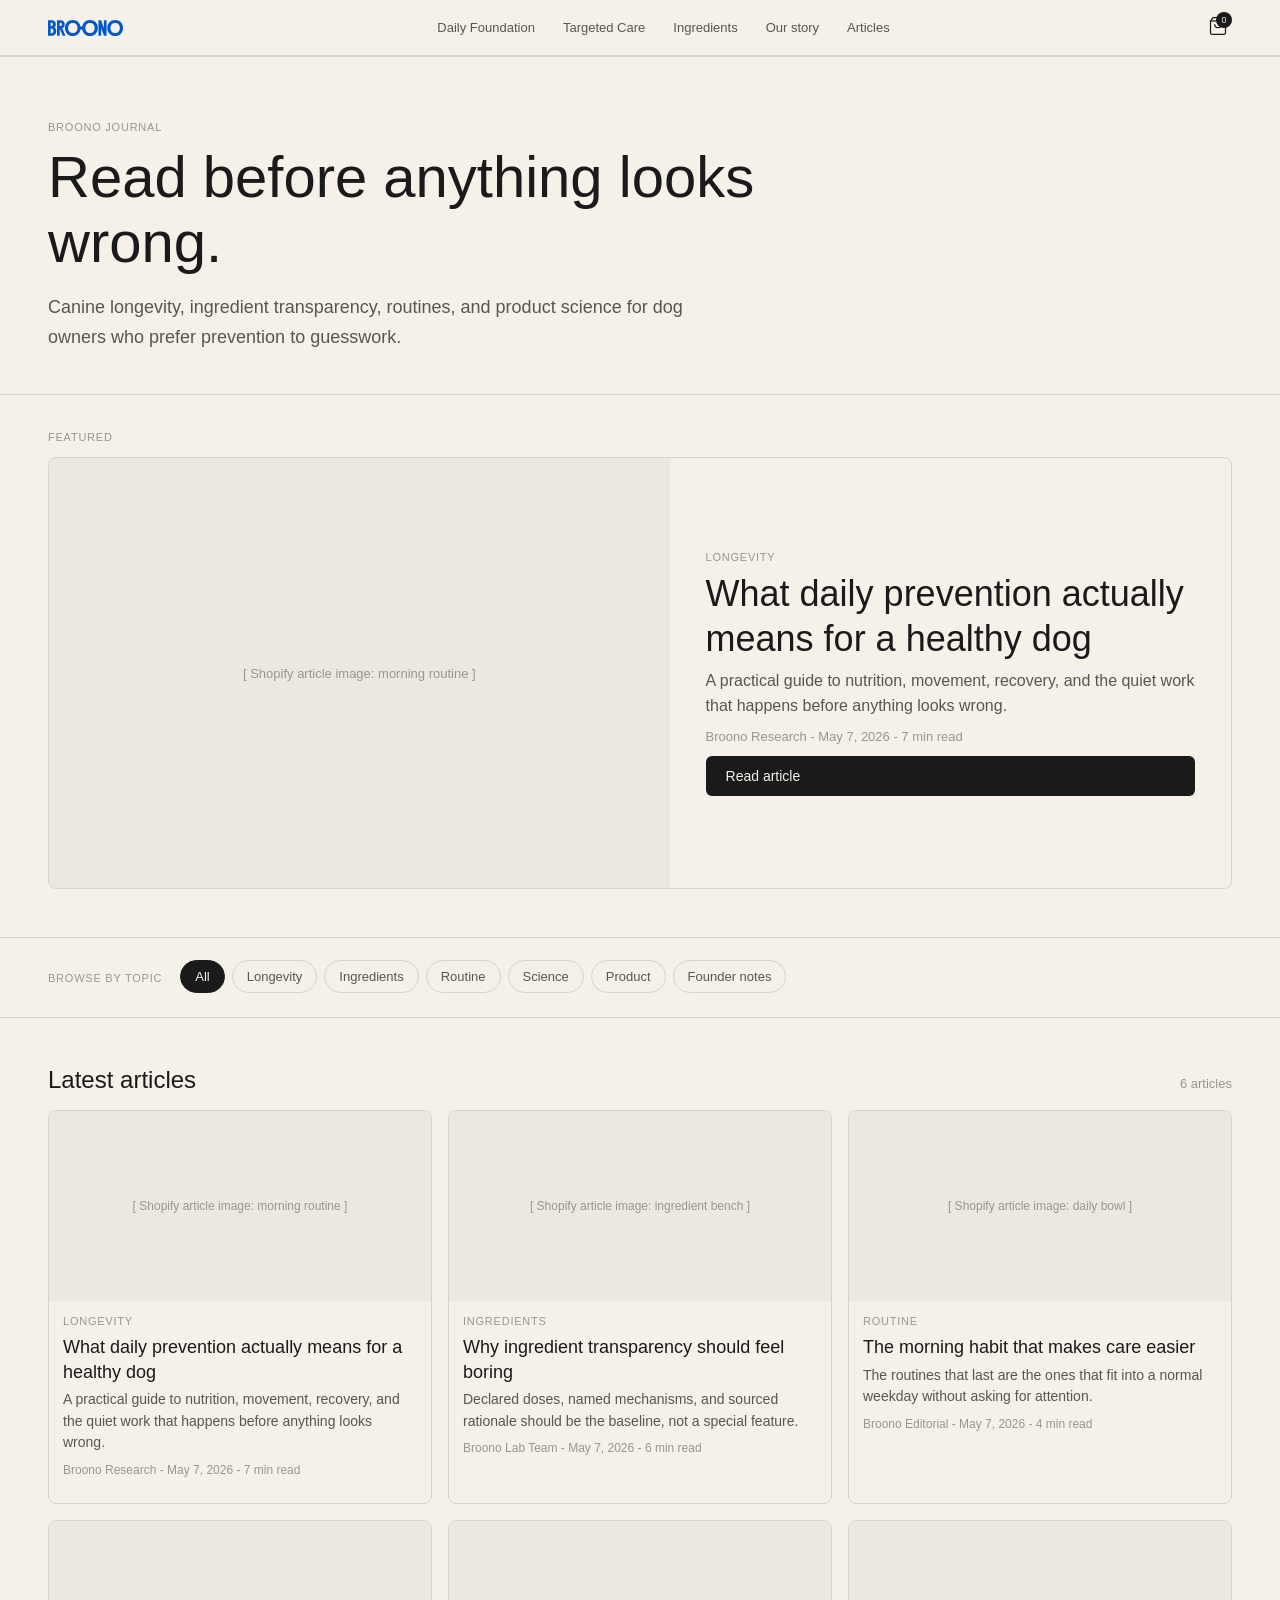
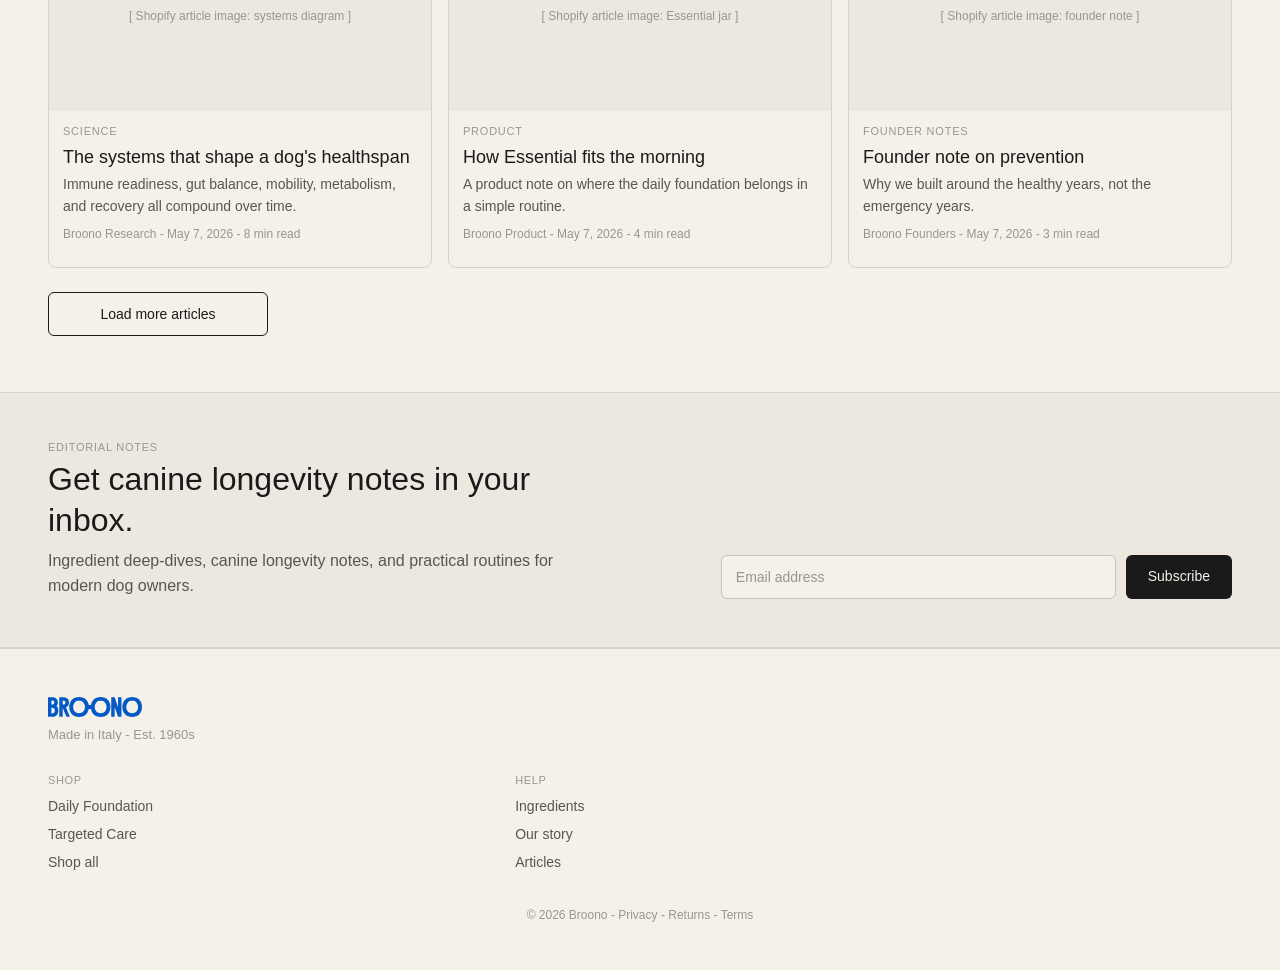
<file: blog.html>
<!DOCTYPE html>
<html lang="en">
<head>
<meta charset="UTF-8">
<meta name="robots" content="noindex, nofollow, noarchive, nosnippet">
<link rel="icon" type="image/svg+xml" href="assets/logo-favicon-blue.svg">
<meta name="viewport" content="width=device-width, initial-scale=1.0">
<title>Broono - Blog Listing Wireframe</title>
<style>
  *, *::before, *::after { box-sizing: border-box; margin: 0; padding: 0; }

  :root {
    --color-background-primary: #F5F0E8;
    --color-background-secondary: #EDE8DF;
    --color-text-primary: #1A1A1A;
    --color-text-secondary: #5A5550;
    --color-text-tertiary: #9A9590;
    --color-border-primary: #1A1A1A;
    --color-border-secondary: #C8C3BA;
    --color-border-tertiary: #D8D3CA;
  }

  body {
    background: #E8E3DB;
    font-family: -apple-system, BlinkMacSystemFont, "Helvetica Neue", Arial, sans-serif;
    min-height: 100vh;
    color: var(--color-text-primary);
  }

  a { color: inherit; text-decoration: none; }

  .sr-only {
    position: absolute; width: 1px; height: 1px;
    padding: 0; margin: -1px; overflow: hidden;
    clip: rect(0,0,0,0); white-space: nowrap; border: 0;
  }

  .page-wrapper {
    display: flex;
    flex-direction: column;
    align-items: center;
    padding: 20px 12px;
  }

  .phone-frame {
    width: 340px;
    overflow: hidden;
    background: var(--color-background-primary);
    position: relative;
  }

  .section-label {
    font-size: 8px;
    color: var(--color-text-tertiary);
    padding: 5px 10px 3px;
    letter-spacing: 0.06em;
  }

  .nav-drawer {
    display: none;
    position: absolute;
    top: 0; left: 0; right: 0; bottom: 0;
    z-index: 30;
    background: var(--color-background-primary);
  }
  .nav-drawer__inner { padding: 14px 16px; }
  .nav-drawer__header {
    display: flex;
    justify-content: space-between;
    align-items: center;
    padding-bottom: 12px;
    border-bottom: 0.5px solid var(--color-border-tertiary);
    margin-bottom: 4px;
  }
  .nav-drawer__close {
    background: none; border: none; cursor: pointer;
    font-size: 22px; line-height: 1;
    color: var(--color-text-primary); padding: 0;
  }
  .nav-drawer__group-label {
    font-size: 9px; color: var(--color-text-tertiary);
    padding: 10px 0 4px; letter-spacing: 0.07em;
  }
  .nav-drawer__links { font-size: 13px; }
  .nav-drawer__link {
    display: block;
    padding: 10px 0;
    border-bottom: 0.5px solid var(--color-border-tertiary);
  }
  .nav-drawer__link:last-child { border-bottom: none; }

  .nav {
    position: sticky; top: 0; z-index: 10;
    background: var(--color-background-primary);
    border-bottom: 0.5px solid var(--color-border-tertiary);
    padding: 0 14px;
    display: flex;
    align-items: center;
    justify-content: space-between;
    height: 44px;
  }
  .nav__hamburger {
    background: none; border: none; cursor: pointer;
    padding: 4px; color: var(--color-text-primary);
  }
  .nav__desktop-links { display: none; }
  .nav__desktop-link { color: var(--color-text-secondary); cursor: pointer; }
  .nav__cart { position: relative; cursor: pointer; padding: 4px; }
  .nav__cart-badge {
    position: absolute; top: 0; right: 0;
    background: var(--color-text-primary);
    color: var(--color-background-primary);
    border-radius: 50%; width: 13px; height: 13px;
    font-size: 8px;
    display: flex; align-items: center; justify-content: center;
    font-weight: 500;
  }

  .blog-hero {
    border-bottom: 0.5px solid var(--color-border-tertiary);
  }
  .blog-hero__inner { padding: 22px 14px 18px; }
  .blog-hero__eyebrow {
    font-size: 9px;
    color: var(--color-text-tertiary);
    letter-spacing: 0.07em;
    text-transform: uppercase;
    margin-bottom: 8px;
  }
  .blog-hero__title {
    font-size: 28px;
    line-height: 1.12;
    font-weight: 500;
    margin-bottom: 10px;
  }
  .blog-hero__body {
    font-size: 12px;
    line-height: 1.65;
    color: var(--color-text-secondary);
  }

  .featured {
    border-bottom: 0.5px solid var(--color-border-tertiary);
  }
  .featured__inner { padding: 14px; }
  .featured__label {
    font-size: 9px;
    color: var(--color-text-tertiary);
    letter-spacing: 0.07em;
    text-transform: uppercase;
    margin-bottom: 9px;
  }
  .featured-card {
    display: grid;
    grid-template-columns: 1fr;
    border: 0.5px solid var(--color-border-tertiary);
    border-radius: 8px;
    overflow: hidden;
    background: var(--color-background-primary);
  }
  .featured-card__photo {
    min-height: 170px;
    background: var(--color-background-secondary);
    display: flex;
    align-items: center;
    justify-content: center;
    text-align: center;
    color: var(--color-text-tertiary);
    font-size: 10px;
    padding: 18px;
  }
  .featured-card__body { padding: 14px; }
  .card-eyebrow {
    font-size: 8px;
    color: var(--color-text-tertiary);
    letter-spacing: 0.07em;
    text-transform: uppercase;
    margin-bottom: 5px;
  }
  .featured-card__title {
    font-size: 19px;
    line-height: 1.25;
    font-weight: 500;
    margin-bottom: 7px;
  }
  .featured-card__excerpt {
    font-size: 11px;
    line-height: 1.6;
    color: var(--color-text-secondary);
    margin-bottom: 10px;
  }
  .article-card__meta,
  .featured-card__meta {
    font-size: 9px;
    color: var(--color-text-tertiary);
    margin-bottom: 12px;
  }
  .featured-card__button {
    display: inline-block;
    background: var(--color-text-primary);
    color: var(--color-background-primary);
    border-radius: 6px;
    padding: 9px 14px;
    font-size: 11px;
    font-weight: 500;
  }

  .topics {
    border-bottom: 0.5px solid var(--color-border-tertiary);
  }
  .topics__inner { padding: 12px 14px; }
  .topics__label {
    font-size: 9px;
    color: var(--color-text-tertiary);
    letter-spacing: 0.07em;
    text-transform: uppercase;
    margin-bottom: 8px;
  }
  .topic-pills {
    display: flex;
    gap: 7px;
    overflow-x: auto;
    padding-bottom: 2px;
  }
  .topic-pill {
    flex-shrink: 0;
    border: 0.5px solid var(--color-border-tertiary);
    border-radius: 20px;
    background: transparent;
    color: var(--color-text-secondary);
    font-family: inherit;
    font-size: 10px;
    padding: 7px 11px;
    cursor: pointer;
  }
  .topic-pill--active {
    background: var(--color-text-primary);
    border-color: var(--color-text-primary);
    color: var(--color-background-primary);
  }

  .article-list {
    border-bottom: 0.5px solid var(--color-border-tertiary);
  }
  .article-list__header {
    padding: 14px 14px 8px;
    display: flex;
    align-items: baseline;
    justify-content: space-between;
    gap: 12px;
  }
  .article-list__title {
    font-size: 15px;
    font-weight: 500;
  }
  .article-list__count {
    font-size: 9px;
    color: var(--color-text-tertiary);
    white-space: nowrap;
  }
  .article-grid {
    display: grid;
    grid-template-columns: 1fr;
    gap: 10px;
    padding: 0 14px 14px;
  }
  .article-card {
    border: 0.5px solid var(--color-border-tertiary);
    border-radius: 8px;
    overflow: hidden;
    background: var(--color-background-primary);
  }
  .article-card__photo {
    min-height: 112px;
    background: var(--color-background-secondary);
    display: flex;
    align-items: center;
    justify-content: center;
    text-align: center;
    color: var(--color-text-tertiary);
    font-size: 9px;
    padding: 14px;
  }
  .article-card__body { padding: 11px; }
  .article-card__title {
    font-size: 14px;
    line-height: 1.35;
    font-weight: 500;
    margin-bottom: 5px;
  }
  .article-card__excerpt {
    font-size: 10px;
    line-height: 1.55;
    color: var(--color-text-secondary);
    margin-bottom: 9px;
  }
  .load-more {
    padding: 0 14px 18px;
  }
  .load-more__button {
    border: 0.5px solid var(--color-border-primary);
    border-radius: 6px;
    padding: 10px 14px;
    font-size: 11px;
    text-align: center;
    font-weight: 500;
  }

  .blog-newsletter {
    border-bottom: 0.5px solid var(--color-border-tertiary);
    background: var(--color-background-secondary);
  }
  .blog-newsletter__inner { padding: 18px 14px; }
  .blog-newsletter__label {
    font-size: 9px;
    color: var(--color-text-tertiary);
    letter-spacing: 0.07em;
    text-transform: uppercase;
    margin-bottom: 6px;
  }
  .blog-newsletter__headline {
    font-size: 17px;
    line-height: 1.3;
    font-weight: 500;
    margin-bottom: 6px;
  }
  .blog-newsletter__body {
    font-size: 11px;
    line-height: 1.6;
    color: var(--color-text-secondary);
    margin-bottom: 12px;
  }
  .blog-newsletter__form {
    display: flex;
    flex-direction: column;
    gap: 8px;
  }
  .blog-newsletter__input {
    border: 0.5px solid var(--color-border-secondary);
    background: var(--color-background-primary);
    color: var(--color-text-tertiary);
    border-radius: 6px;
    padding: 10px 12px;
    font-size: 11px;
  }
  .blog-newsletter__button {
    background: var(--color-text-primary);
    color: var(--color-background-primary);
    border-radius: 6px;
    padding: 10px 14px;
    font-size: 11px;
    font-weight: 500;
    text-align: center;
  }

  .footer { border-top: 0.5px solid var(--color-border-tertiary); }
  .footer__inner { padding: 12px 10px 24px; }
  .footer__logo { font-size: 11px; font-weight: 500; margin-bottom: 4px; letter-spacing: 0.07em; }
  .footer__origin { font-size: 9px; color: var(--color-text-tertiary); margin-bottom: 12px; }
  .footer__cols {
    display: grid;
    grid-template-columns: minmax(0,1fr) minmax(0,1fr);
    gap: 12px; margin-bottom: 12px;
  }
  .footer__col-label {
    font-size: 8px; font-weight: 500; color: var(--color-text-tertiary);
    margin-bottom: 6px; letter-spacing: 0.06em;
  }
  .footer__col-links { font-size: 10px; color: var(--color-text-secondary); line-height: 2; }
  .footer__legal { font-size: 8px; color: var(--color-text-tertiary); text-align: center; }

  @media (min-width: 768px) {
    body { padding: 0; }
    .page-wrapper { padding: 0; align-items: stretch; }
    .phone-frame { width: 100%; max-width: 100%; overflow: visible; }
    .section-label { display: none; }

    .nav {
      height: 56px;
      padding: 0 48px;
      max-width: 1280px;
      width: 100%;
      margin: 0 auto;
    }
    .nav-wrapper {
      background: var(--color-background-primary);
      border-bottom: 0.5px solid var(--color-border-tertiary);
      position: sticky; top: 0; z-index: 10;
    }
    .nav__hamburger { display: none; }
    .nav__desktop-links {
      display: flex; gap: 28px; align-items: center; font-size: 13px;
    }
    .nav__desktop-link:hover { color: var(--color-text-primary); }
    .nav__cart-badge { width: 16px; height: 16px; font-size: 9px; }

    .blog-hero__inner {
      max-width: 1280px;
      margin: 0 auto;
      padding: 64px 48px 42px;
    }
    .blog-hero__eyebrow { font-size: 11px; margin-bottom: 12px; }
    .blog-hero__title { font-size: 58px; max-width: 820px; margin-bottom: 18px; }
    .blog-hero__body { font-size: 18px; max-width: 650px; }

    .featured__inner {
      max-width: 1280px;
      margin: 0 auto;
      padding: 36px 48px 48px;
    }
    .featured__label { font-size: 11px; margin-bottom: 14px; }
    .featured-card {
      grid-template-columns: minmax(0, 1.05fr) minmax(0, 0.95fr);
      align-items: stretch;
    }
    .featured-card__photo { min-height: 430px; font-size: 13px; }
    .featured-card__body {
      padding: 36px;
      display: flex;
      flex-direction: column;
      justify-content: center;
    }
    .card-eyebrow { font-size: 11px; margin-bottom: 8px; }
    .featured-card__title { font-size: 36px; max-width: 540px; }
    .featured-card__excerpt { font-size: 16px; max-width: 520px; }
    .featured-card__meta { font-size: 13px; }
    .featured-card__button { font-size: 14px; padding: 12px 20px; }

    .topics__inner {
      max-width: 1280px;
      margin: 0 auto;
      padding: 22px 48px;
      display: flex;
      align-items: center;
      gap: 18px;
    }
    .topics__label { font-size: 11px; margin-bottom: 0; }
    .topic-pills { flex-wrap: wrap; overflow: visible; }
    .topic-pill { font-size: 13px; padding: 8px 14px; }

    .article-list__header {
      max-width: 1280px;
      margin: 0 auto;
      padding: 48px 48px 16px;
    }
    .article-list__title { font-size: 24px; }
    .article-list__count { font-size: 13px; }
    .article-grid {
      max-width: 1280px;
      margin: 0 auto;
      grid-template-columns: repeat(3, minmax(0, 1fr));
      gap: 16px;
      padding: 0 48px 24px;
    }
    .article-card__photo { min-height: 190px; font-size: 12px; }
    .article-card__body { padding: 14px; }
    .article-card__title { font-size: 18px; }
    .article-card__excerpt { font-size: 14px; }
    .article-card__meta { font-size: 12px; }
    .load-more {
      max-width: 1280px;
      margin: 0 auto;
      padding: 0 48px 56px;
    }
    .load-more__button {
      max-width: 220px;
      font-size: 14px;
      padding: 13px 20px;
    }

    .blog-newsletter__inner {
      max-width: 1280px;
      margin: 0 auto;
      padding: 48px;
      display: grid;
      grid-template-columns: minmax(0, 1.1fr) minmax(340px, 0.9fr);
      gap: 48px;
      align-items: end;
    }
    .blog-newsletter__label { font-size: 11px; }
    .blog-newsletter__headline { font-size: 32px; max-width: 520px; }
    .blog-newsletter__body { font-size: 16px; max-width: 560px; margin-bottom: 0; }
    .blog-newsletter__form {
      flex-direction: row;
      gap: 10px;
    }
    .blog-newsletter__input {
      flex: 1;
      font-size: 14px;
      padding: 13px 14px;
    }
    .blog-newsletter__button {
      font-size: 14px;
      padding: 13px 22px;
      white-space: nowrap;
    }

    .footer__inner { padding: 48px; max-width: 1280px; margin: 0 auto; }
    .footer__logo { font-size: 16px; margin-bottom: 6px; }
    .footer__origin { font-size: 13px; margin-bottom: 32px; }
    .footer__cols { grid-template-columns: 2fr 1fr 1fr 1fr; gap: 32px; margin-bottom: 32px; }
    .footer__col-label { font-size: 11px; }
    .footer__col-links { font-size: 14px; }
    .footer__legal { font-size: 12px; }
  }
</style>
</head>
<body>

<h2 class="sr-only">Blog listing wireframe - Broono dog supplements</h2>

<div class="page-wrapper">
<div class="phone-frame">

  <div id="nav-drawer" class="nav-drawer">
    <div class="nav-drawer__inner">
      <div class="nav-drawer__header">
        <a href="index.html" style="display:inline-block;line-height:0;"><img src="assets/broono-logo-blu.svg" alt="Broono" style="height:18px;width:auto;"></a>
        <button class="nav-drawer__close" onclick="document.getElementById('nav-drawer').style.display='none'" aria-label="Close menu">x</button>
      </div>
      <div class="nav-drawer__group-label">COLLECTIONS</div>
      <div class="nav-drawer__links">
        <a class="nav-drawer__link" href="pdp.html">Daily Foundation</a>
        <a class="nav-drawer__link" href="pdp.html">Targeted Care</a>
      </div>
      <div class="nav-drawer__group-label">MORE</div>
      <div class="nav-drawer__links">
        <a class="nav-drawer__link" href="ingredients.html">Ingredients</a>
        <a class="nav-drawer__link" href="index.html">Our story</a>
        <a class="nav-drawer__link" href="blog.html" style="border-bottom:none;">Articles</a>
      </div>
    </div>
  </div>

  <div class="nav-wrapper">
    <nav class="nav">
      <button class="nav__hamburger" onclick="document.getElementById('nav-drawer').style.display='block'" aria-label="Open menu">
        <svg width="18" height="14" viewBox="0 0 18 14" fill="none"><rect width="18" height="1.5" rx="0.75" fill="currentColor"/><rect y="6" width="18" height="1.5" rx="0.75" fill="currentColor"/><rect y="12" width="18" height="1.5" rx="0.75" fill="currentColor"/></svg>
      </button>
      <a href="index.html" style="display:inline-block;line-height:0;"><img src="assets/broono-logo-blu.svg" alt="Broono" style="height:16px;width:auto;"></a>
      <nav class="nav__desktop-links" aria-label="Main navigation">
        <a href="pdp.html"><span class="nav__desktop-link">Daily Foundation</span></a>
        <a href="pdp.html"><span class="nav__desktop-link">Targeted Care</span></a>
        <a href="ingredients.html"><span class="nav__desktop-link">Ingredients</span></a>
        <a href="index.html"><span class="nav__desktop-link">Our story</span></a>
        <a href="blog.html"><span class="nav__desktop-link">Articles</span></a>
      </nav>
      <div class="nav__cart" aria-label="Cart">
        <svg width="20" height="20" viewBox="0 0 24 24" fill="none" stroke="currentColor" stroke-width="1.5"><path d="M6 2L3 6v14a2 2 0 002 2h14a2 2 0 002-2V6l-3-4z"/><line x1="3" y1="6" x2="21" y2="6"/><path d="M16 10a4 4 0 01-8 0"/></svg>
        <span class="nav__cart-badge">0</span>
      </div>
    </nav>
  </div>

  <header class="blog-hero">
    <div class="section-label">BLOG HEADER</div>
    <div class="blog-hero__inner">
      <div class="blog-hero__eyebrow">Broono Journal</div>
      <h1 class="blog-hero__title">Read before anything looks wrong.</h1>
      <p class="blog-hero__body">Canine longevity, ingredient transparency, routines, and product science for dog owners who prefer prevention to guesswork.</p>
    </div>
  </header>

  <section class="featured">
    <div class="section-label">FEATURED ARTICLE</div>
    <div class="featured__inner">
      <div class="featured__label">Featured</div>
      <a class="featured-card" href="article.html" id="featured-card"></a>
    </div>
  </section>

  <section class="topics">
    <div class="section-label">TOPIC FILTERS</div>
    <div class="topics__inner">
      <div class="topics__label">Browse by topic</div>
      <div class="topic-pills" id="topic-pills"></div>
    </div>
  </section>

  <section class="article-list">
    <div class="section-label">ARTICLE GRID</div>
    <div class="article-list__header">
      <div class="article-list__title" id="article-list-title">Latest articles</div>
      <div class="article-list__count" id="article-list-count">6 articles</div>
    </div>
    <div class="article-grid" id="article-grid"></div>
    <div class="load-more">
      <div class="load-more__button">Load more articles</div>
    </div>
  </section>

  <section class="blog-newsletter">
    <div class="section-label">BLOG NEWSLETTER</div>
    <div class="blog-newsletter__inner">
      <div>
        <div class="blog-newsletter__label">Editorial notes</div>
        <div class="blog-newsletter__headline">Get canine longevity notes in your inbox.</div>
        <div class="blog-newsletter__body">Ingredient deep-dives, canine longevity notes, and practical routines for modern dog owners.</div>
      </div>
      <div class="blog-newsletter__form" aria-label="Newsletter signup">
        <div class="blog-newsletter__input">Email address</div>
        <div class="blog-newsletter__button">Subscribe</div>
      </div>
    </div>
  </section>

  <footer class="footer">
    <div class="section-label">FOOTER</div>
    <div class="footer__inner">
      <a href="index.html" style="display:inline-block;line-height:0;"><img src="assets/broono-logo-blu.svg" alt="Broono" class="footer__logo" style="height:20px;width:auto;"></a>
      <div class="footer__origin">Made in Italy - Est. 1960s</div>
      <div class="footer__cols">
        <div>
          <div class="footer__col-label">SHOP</div>
          <div class="footer__col-links"><a href="pdp.html">Daily Foundation</a><br><a href="pdp.html">Targeted Care</a><br><a href="pdp.html">Shop all</a></div>
        </div>
        <div>
          <div class="footer__col-label">HELP</div>
          <div class="footer__col-links"><a href="ingredients.html">Ingredients</a><br><a href="index.html">Our story</a><br><a href="blog.html">Articles</a></div>
        </div>
      </div>
      <div class="footer__legal">&copy; 2026 Broono - Privacy - Returns - Terms</div>
    </div>
  </footer>

</div>
</div>

<script>
  const topics = ['All', 'Longevity', 'Ingredients', 'Routine', 'Science', 'Product', 'Founder notes'];

  const articles = [
    {
      title: 'What daily prevention actually means for a healthy dog',
      category: 'Longevity',
      excerpt: 'A practical guide to nutrition, movement, recovery, and the quiet work that happens before anything looks wrong.',
      author: 'Broono Research',
      meta: 'May 7, 2026 - 7 min read',
      image: '[ Shopify article image: morning routine ]',
      featured: true
    },
    {
      title: 'Why ingredient transparency should feel boring',
      category: 'Ingredients',
      excerpt: 'Declared doses, named mechanisms, and sourced rationale should be the baseline, not a special feature.',
      author: 'Broono Lab Team',
      meta: 'May 7, 2026 - 6 min read',
      image: '[ Shopify article image: ingredient bench ]'
    },
    {
      title: 'The morning habit that makes care easier',
      category: 'Routine',
      excerpt: 'The routines that last are the ones that fit into a normal weekday without asking for attention.',
      author: 'Broono Editorial',
      meta: 'May 7, 2026 - 4 min read',
      image: '[ Shopify article image: daily bowl ]'
    },
    {
      title: 'The systems that shape a dog\'s healthspan',
      category: 'Science',
      excerpt: 'Immune readiness, gut balance, mobility, metabolism, and recovery all compound over time.',
      author: 'Broono Research',
      meta: 'May 7, 2026 - 8 min read',
      image: '[ Shopify article image: systems diagram ]'
    },
    {
      title: 'How Essential fits the morning',
      category: 'Product',
      excerpt: 'A product note on where the daily foundation belongs in a simple routine.',
      author: 'Broono Product',
      meta: 'May 7, 2026 - 4 min read',
      image: '[ Shopify article image: Essential jar ]'
    },
    {
      title: 'Founder note on prevention',
      category: 'Founder notes',
      excerpt: 'Why we built around the healthy years, not the emergency years.',
      author: 'Broono Founders',
      meta: 'May 7, 2026 - 3 min read',
      image: '[ Shopify article image: founder note ]'
    }
  ];

  function renderTopics(activeTopic) {
    document.getElementById('topic-pills').innerHTML = topics.map(topic =>
      '<button class="topic-pill ' + (topic === activeTopic ? 'topic-pill--active' : '') + '" type="button" data-topic="' + topic + '">' + topic + '</button>'
    ).join('');

    document.querySelectorAll('.topic-pill').forEach(button => {
      button.addEventListener('click', function(event) {
        renderBlog(event.currentTarget.dataset.topic);
      });
    });
  }

  function renderFeatured() {
    const article = articles.find(item => item.featured) || articles[0];
    document.getElementById('featured-card').innerHTML =
      '<div class="featured-card__photo">' + article.image + '</div>' +
      '<div class="featured-card__body">' +
      '<div class="card-eyebrow">' + article.category + '</div>' +
      '<div class="featured-card__title">' + article.title + '</div>' +
      '<div class="featured-card__excerpt">' + article.excerpt + '</div>' +
      '<div class="featured-card__meta">' + article.author + ' - ' + article.meta + '</div>' +
      '<div class="featured-card__button">Read article</div>' +
      '</div>';
  }

  function renderGrid(activeTopic) {
    const filtered = activeTopic === 'All' ? articles : articles.filter(article => article.category === activeTopic);
    document.getElementById('article-list-title').textContent = activeTopic === 'All' ? 'Latest articles' : activeTopic;
    document.getElementById('article-list-count').textContent = filtered.length + (filtered.length === 1 ? ' article' : ' articles');
    document.getElementById('article-grid').innerHTML = filtered.map(article =>
      '<a class="article-card" href="article.html">' +
      '<div class="article-card__photo">' + article.image + '</div>' +
      '<div class="article-card__body">' +
      '<div class="card-eyebrow">' + article.category + '</div>' +
      '<div class="article-card__title">' + article.title + '</div>' +
      '<div class="article-card__excerpt">' + article.excerpt + '</div>' +
      '<div class="article-card__meta">' + article.author + ' - ' + article.meta + '</div>' +
      '</div>' +
      '</a>'
    ).join('');
  }

  function renderBlog(activeTopic) {
    renderTopics(activeTopic);
    renderFeatured();
    renderGrid(activeTopic);
  }

  renderBlog('All');
</script>

</body>
</html>
</file>
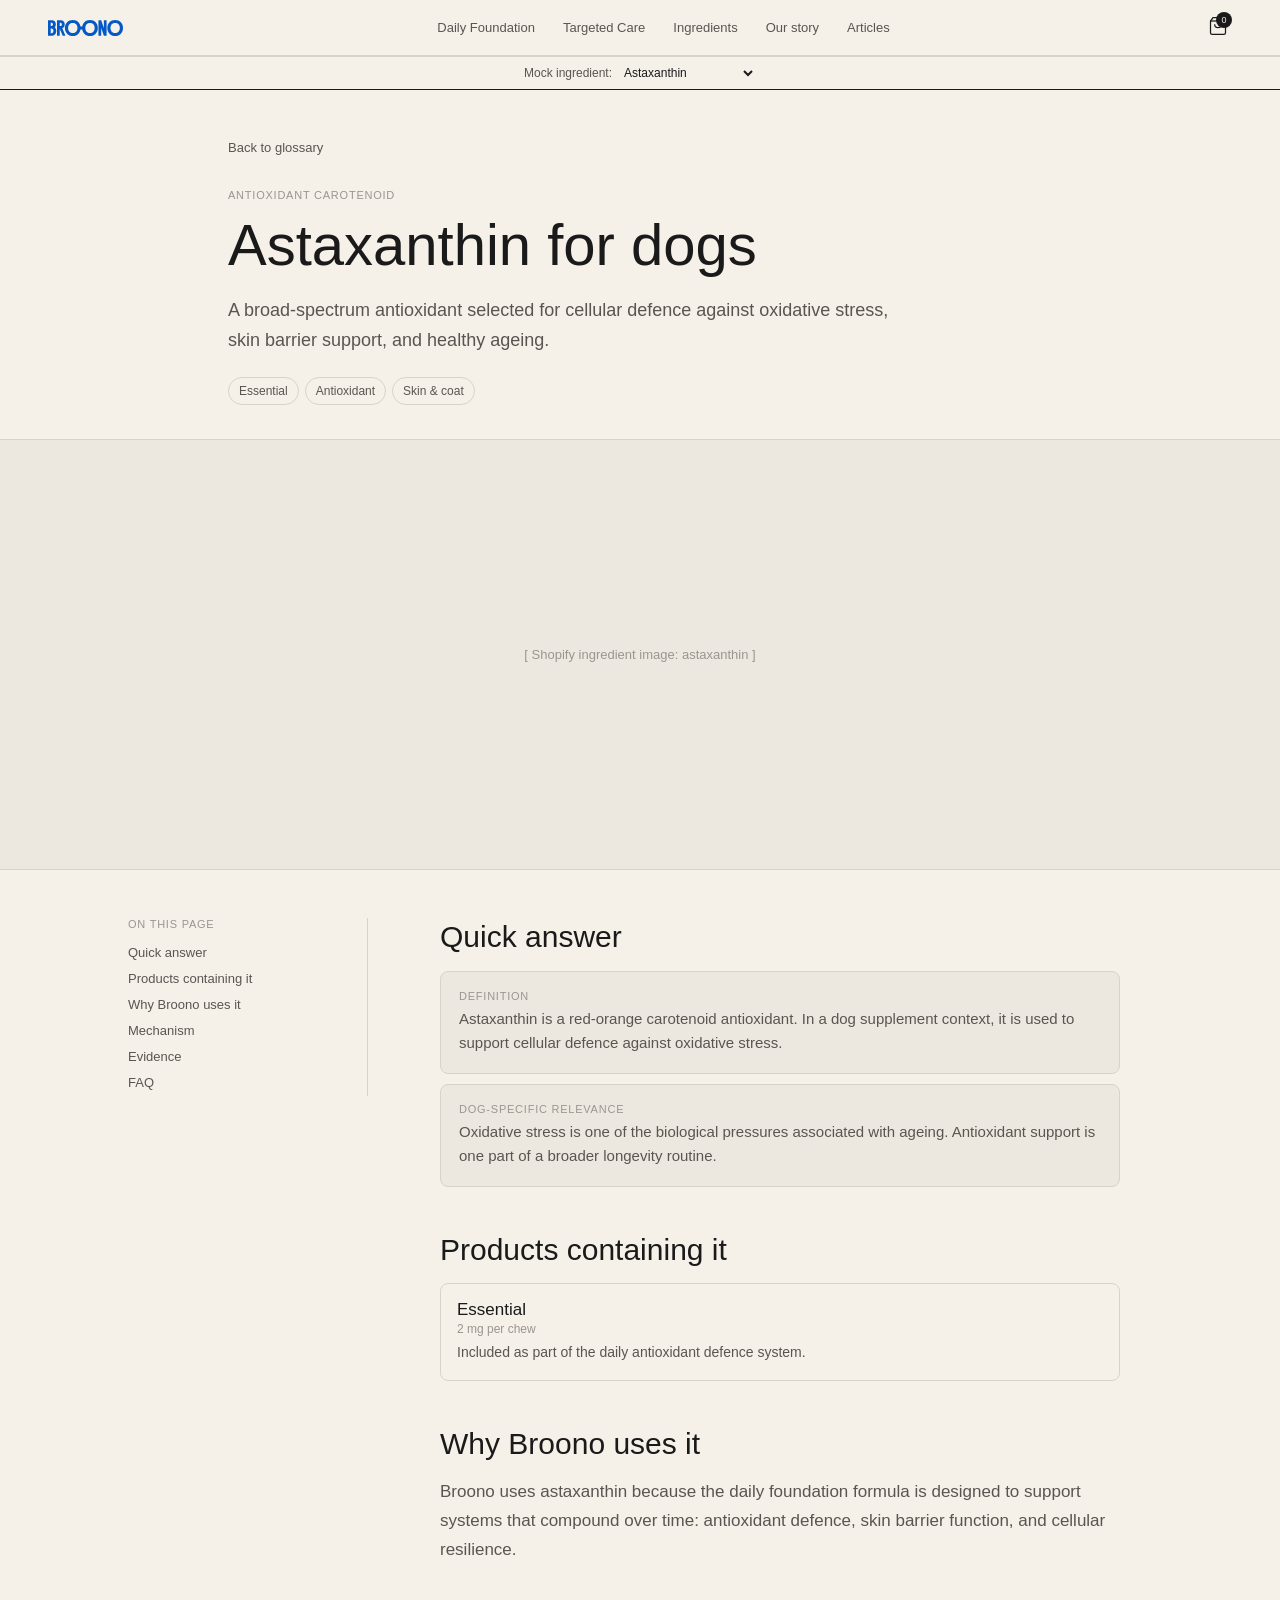
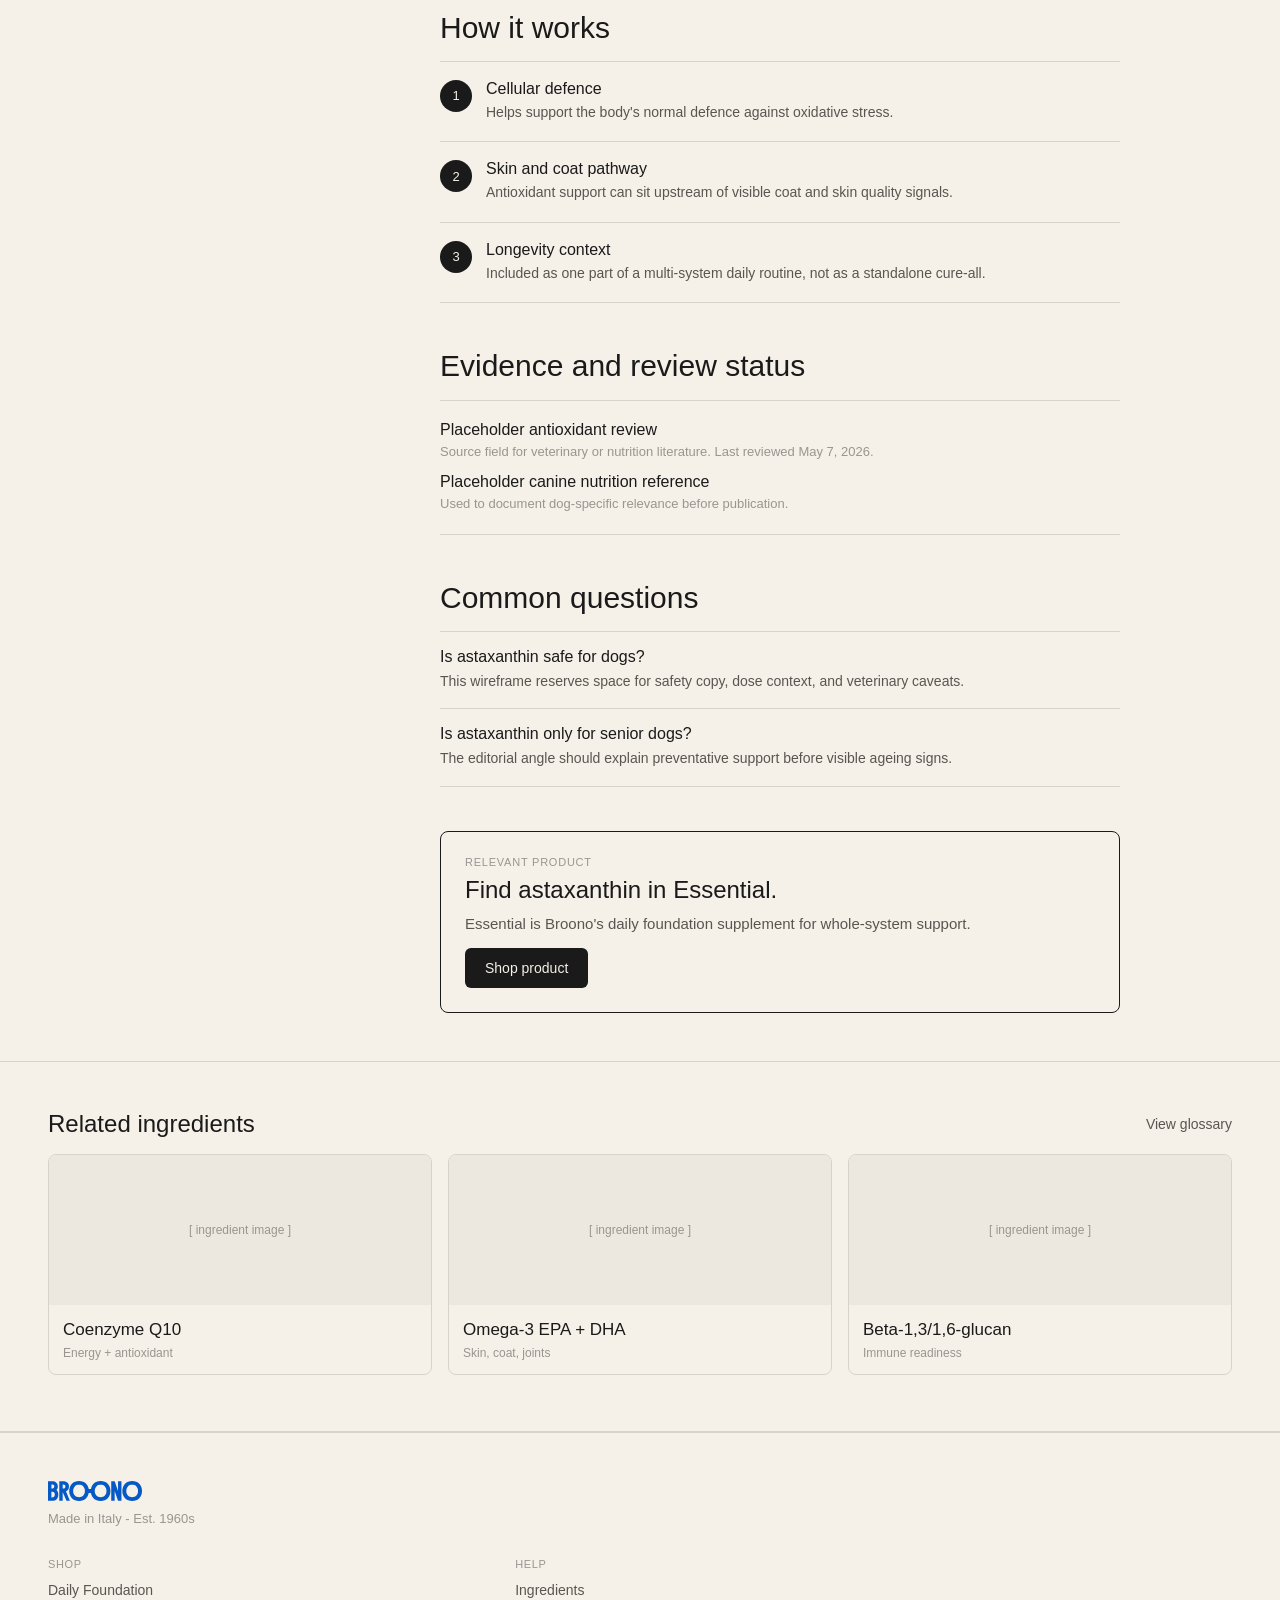
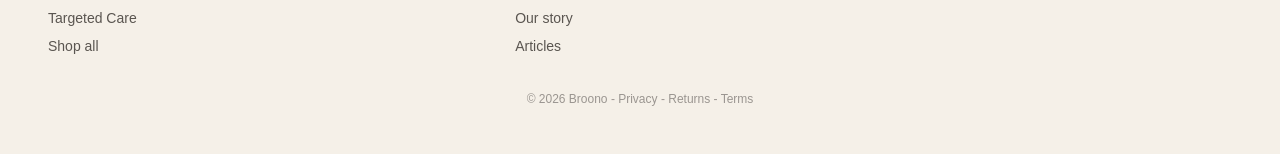
<file: ingredient.html>
<!DOCTYPE html>
<html lang="en">
<head>
<meta charset="UTF-8">
<meta name="robots" content="noindex, nofollow, noarchive, nosnippet">
<link rel="icon" type="image/svg+xml" href="assets/logo-favicon-blue.svg">
<meta name="viewport" content="width=device-width, initial-scale=1.0">
<title>Broono - Ingredient Detail Wireframe</title>
<style>
  *, *::before, *::after { box-sizing: border-box; margin: 0; padding: 0; }
  :root {
    --color-background-primary: #F5F0E8;
    --color-background-secondary: #EDE8DF;
    --color-text-primary: #1A1A1A;
    --color-text-secondary: #5A5550;
    --color-text-tertiary: #9A9590;
    --color-border-primary: #1A1A1A;
    --color-border-secondary: #C8C3BA;
    --color-border-tertiary: #D8D3CA;
  }
  body {
    background: #E8E3DB;
    font-family: -apple-system, BlinkMacSystemFont, "Helvetica Neue", Arial, sans-serif;
    min-height: 100vh;
    color: var(--color-text-primary);
  }
  a { color: inherit; text-decoration: none; }
  .sr-only {
    position: absolute; width: 1px; height: 1px;
    padding: 0; margin: -1px; overflow: hidden;
    clip: rect(0,0,0,0); white-space: nowrap; border: 0;
  }
  .page-wrapper { display: flex; flex-direction: column; align-items: center; padding: 20px 12px; }
  .phone-frame { width: 340px; overflow: hidden; background: var(--color-background-primary); position: relative; }
  .section-label {
    font-size: 8px; color: var(--color-text-tertiary);
    padding: 5px 10px 3px; letter-spacing: 0.06em;
  }

  .nav-drawer {
    display: none; position: absolute; top: 0; left: 0; right: 0; bottom: 0;
    z-index: 30; background: var(--color-background-primary);
  }
  .nav-drawer__inner { padding: 14px 16px; }
  .nav-drawer__header {
    display: flex; justify-content: space-between; align-items: center;
    padding-bottom: 12px; border-bottom: 0.5px solid var(--color-border-tertiary); margin-bottom: 4px;
  }
  .nav-drawer__close {
    background: none; border: none; cursor: pointer; font-size: 22px; line-height: 1;
    color: var(--color-text-primary); padding: 0;
  }
  .nav-drawer__group-label {
    font-size: 9px; color: var(--color-text-tertiary);
    padding: 10px 0 4px; letter-spacing: 0.07em;
  }
  .nav-drawer__links { font-size: 13px; }
  .nav-drawer__link { display: block; padding: 10px 0; border-bottom: 0.5px solid var(--color-border-tertiary); }
  .nav-drawer__link:last-child { border-bottom: none; }

  .nav {
    position: sticky; top: 0; z-index: 10;
    background: var(--color-background-primary);
    border-bottom: 0.5px solid var(--color-border-tertiary);
    padding: 0 14px;
    display: flex; align-items: center; justify-content: space-between;
    height: 44px;
  }
  .nav__hamburger { background: none; border: none; cursor: pointer; padding: 4px; color: var(--color-text-primary); }
  .nav__desktop-links { display: none; }
  .nav__desktop-link { color: var(--color-text-secondary); cursor: pointer; }
  .nav__cart { position: relative; cursor: pointer; padding: 4px; }
  .nav__cart-badge {
    position: absolute; top: 0; right: 0;
    background: var(--color-text-primary); color: var(--color-background-primary);
    border-radius: 50%; width: 13px; height: 13px;
    font-size: 8px; display: flex; align-items: center; justify-content: center; font-weight: 500;
  }

  .ingredient-picker {
    display: flex; align-items: center; gap: 8px;
    padding: 6px 10px; background: var(--color-background-primary);
    border-bottom: 0.5px solid var(--color-border-primary);
    font-size: 9px; color: var(--color-text-secondary);
  }
  .ingredient-picker select {
    font-size: 9px; font-family: inherit; color: var(--color-text-primary);
    background: transparent; border: none; outline: none; cursor: pointer; max-width: 230px;
  }

  .ingredient-hero { border-bottom: 0.5px solid var(--color-border-tertiary); }
  .ingredient-hero__inner { padding: 18px 14px 16px; }
  .ingredient-hero__back { display: inline-block; font-size: 10px; color: var(--color-text-secondary); margin-bottom: 18px; }
  .ingredient-hero__eyebrow {
    font-size: 9px; color: var(--color-text-tertiary);
    letter-spacing: 0.07em; text-transform: uppercase; margin-bottom: 8px;
  }
  .ingredient-hero__title { font-size: 29px; line-height: 1.12; font-weight: 500; margin-bottom: 10px; }
  .ingredient-hero__dek { font-size: 12px; line-height: 1.65; color: var(--color-text-secondary); margin-bottom: 14px; }
  .tag-row { display: flex; flex-wrap: wrap; gap: 6px; }
  .tag {
    border: 0.5px solid var(--color-border-tertiary); border-radius: 20px;
    padding: 5px 8px; font-size: 9px; color: var(--color-text-secondary);
  }
  .ingredient-hero__media {
    min-height: 190px; background: var(--color-background-secondary);
    border-top: 0.5px solid var(--color-border-tertiary);
    display: flex; align-items: center; justify-content: center; text-align: center;
    font-size: 10px; color: var(--color-text-tertiary); padding: 20px;
  }

  .ingredient-layout { border-bottom: 0.5px solid var(--color-border-tertiary); }
  .ingredient-layout__inner { padding: 0 14px 18px; }
  .toc {
    border-bottom: 0.5px solid var(--color-border-tertiary);
    padding: 12px 0; margin-bottom: 18px;
  }
  .toc__label {
    font-size: 9px; color: var(--color-text-tertiary);
    letter-spacing: 0.07em; text-transform: uppercase; margin-bottom: 8px;
  }
  .toc__link { display: block; font-size: 11px; color: var(--color-text-secondary); line-height: 1.8; }

  .content-section { margin-bottom: 28px; }
  .content-section h2 { font-size: 18px; line-height: 1.28; font-weight: 500; margin-bottom: 10px; }
  .content-section p { font-size: 13px; line-height: 1.72; color: var(--color-text-secondary); margin-bottom: 12px; }
  .answer-card {
    border: 0.5px solid var(--color-border-tertiary); border-radius: 8px;
    background: var(--color-background-secondary); padding: 12px; margin-bottom: 10px;
  }
  .answer-card__label {
    font-size: 9px; color: var(--color-text-tertiary);
    letter-spacing: 0.07em; text-transform: uppercase; margin-bottom: 5px;
  }
  .answer-card__body { font-size: 12px; line-height: 1.6; color: var(--color-text-secondary); }

  .product-use {
    border: 0.5px solid var(--color-border-tertiary); border-radius: 8px; overflow: hidden;
  }
  .product-use__row {
    padding: 11px; border-bottom: 0.5px solid var(--color-border-tertiary);
  }
  .product-use__row:last-child { border-bottom: none; }
  .product-use__product { font-size: 13px; font-weight: 500; margin-bottom: 2px; }
  .product-use__dose { font-size: 9px; color: var(--color-text-tertiary); margin-bottom: 5px; }
  .product-use__why { font-size: 11px; line-height: 1.6; color: var(--color-text-secondary); }

  .mechanism-list { border-top: 0.5px solid var(--color-border-tertiary); }
  .mechanism-item {
    display: flex; gap: 10px; padding: 12px 0; border-bottom: 0.5px solid var(--color-border-tertiary);
  }
  .mechanism-item__number {
    width: 24px; height: 24px; border-radius: 50%;
    background: var(--color-text-primary); color: var(--color-background-primary);
    display: flex; align-items: center; justify-content: center;
    font-size: 10px; flex-shrink: 0;
  }
  .mechanism-item__title { font-size: 12px; font-weight: 500; margin-bottom: 3px; }
  .mechanism-item__body { font-size: 11px; line-height: 1.6; color: var(--color-text-secondary); }

  .evidence-block {
    border-top: 0.5px solid var(--color-border-tertiary);
    border-bottom: 0.5px solid var(--color-border-tertiary);
    padding: 14px 0;
  }
  .evidence-item { margin-bottom: 12px; }
  .evidence-item:last-child { margin-bottom: 0; }
  .evidence-item__title { font-size: 12px; font-weight: 500; margin-bottom: 3px; }
  .evidence-item__meta { font-size: 10px; color: var(--color-text-tertiary); line-height: 1.5; }

  .faq-item {
    border-bottom: 0.5px solid var(--color-border-tertiary);
    padding: 11px 0;
  }
  .faq-item:first-child { border-top: 0.5px solid var(--color-border-tertiary); }
  .faq-item__q { font-size: 12px; font-weight: 500; margin-bottom: 4px; }
  .faq-item__a { font-size: 11px; line-height: 1.6; color: var(--color-text-secondary); }

  .ingredient-cta {
    border: 0.5px solid var(--color-border-primary); border-radius: 8px;
    padding: 14px; margin-top: 28px;
  }
  .ingredient-cta__label {
    font-size: 9px; color: var(--color-text-tertiary);
    letter-spacing: 0.07em; text-transform: uppercase; margin-bottom: 6px;
  }
  .ingredient-cta__title { font-size: 16px; line-height: 1.35; font-weight: 500; margin-bottom: 6px; }
  .ingredient-cta__body { font-size: 11px; line-height: 1.6; color: var(--color-text-secondary); margin-bottom: 12px; }
  .ingredient-cta__button {
    display: inline-block; background: var(--color-text-primary); color: var(--color-background-primary);
    padding: 9px 14px; border-radius: 6px; font-size: 11px; font-weight: 500;
  }

  .related { border-bottom: 0.5px solid var(--color-border-tertiary); }
  .related__header { padding: 14px 14px 8px; display: flex; justify-content: space-between; align-items: center; }
  .related__title { font-size: 14px; font-weight: 500; }
  .related__showall { font-size: 10px; color: var(--color-text-secondary); }
  .related__grid { display: grid; grid-template-columns: 1fr; gap: 10px; padding: 0 14px 18px; }
  .related-card {
    border: 0.5px solid var(--color-border-tertiary); border-radius: 8px; overflow: hidden;
    background: var(--color-background-primary);
  }
  .related-card__photo {
    min-height: 90px; background: var(--color-background-secondary);
    display: flex; align-items: center; justify-content: center;
    font-size: 9px; color: var(--color-text-tertiary);
  }
  .related-card__body { padding: 10px; }
  .related-card__name { font-size: 13px; line-height: 1.35; font-weight: 500; margin-bottom: 4px; }
  .related-card__meta { font-size: 9px; color: var(--color-text-tertiary); }

  .footer { border-top: 0.5px solid var(--color-border-tertiary); }
  .footer__inner { padding: 12px 10px 24px; }
  .footer__logo { font-size: 11px; font-weight: 500; margin-bottom: 4px; letter-spacing: 0.07em; }
  .footer__origin { font-size: 9px; color: var(--color-text-tertiary); margin-bottom: 12px; }
  .footer__cols { display: grid; grid-template-columns: minmax(0,1fr) minmax(0,1fr); gap: 12px; margin-bottom: 12px; }
  .footer__col-label {
    font-size: 8px; font-weight: 500; color: var(--color-text-tertiary);
    margin-bottom: 6px; letter-spacing: 0.06em;
  }
  .footer__col-links { font-size: 10px; color: var(--color-text-secondary); line-height: 2; }
  .footer__legal { font-size: 8px; color: var(--color-text-tertiary); text-align: center; }

  @media (min-width: 768px) {
    body { padding: 0; }
    .page-wrapper { padding: 0; align-items: stretch; }
    .phone-frame { width: 100%; max-width: 100%; overflow: visible; }
    .section-label { display: none; }
    .nav { height: 56px; padding: 0 48px; max-width: 1280px; width: 100%; margin: 0 auto; }
    .nav-wrapper {
      background: var(--color-background-primary); border-bottom: 0.5px solid var(--color-border-tertiary);
      position: sticky; top: 0; z-index: 10;
    }
    .nav__hamburger { display: none; }
    .nav__desktop-links { display: flex; gap: 28px; align-items: center; font-size: 13px; }
    .nav__desktop-link:hover { color: var(--color-text-primary); }
    .nav__cart-badge { width: 16px; height: 16px; font-size: 9px; }

    .ingredient-picker { justify-content: center; font-size: 12px; padding: 8px 48px; }
    .ingredient-picker select { font-size: 12px; max-width: none; }
    .ingredient-hero__inner { max-width: 920px; margin: 0 auto; padding: 48px 48px 34px; }
    .ingredient-hero__back { font-size: 13px; margin-bottom: 34px; }
    .ingredient-hero__eyebrow { font-size: 11px; margin-bottom: 12px; }
    .ingredient-hero__title { font-size: 58px; max-width: 820px; margin-bottom: 18px; }
    .ingredient-hero__dek { font-size: 18px; max-width: 690px; margin-bottom: 22px; }
    .tag { font-size: 12px; padding: 6px 10px; }
    .ingredient-hero__media { min-height: 430px; font-size: 13px; }

    .ingredient-layout__inner {
      max-width: 1120px; margin: 0 auto; padding: 48px;
      display: grid; grid-template-columns: 240px minmax(0, 680px); gap: 72px; align-items: start;
    }
    .toc {
      position: sticky; top: 88px; border-bottom: none; border-right: 0.5px solid var(--color-border-tertiary);
      padding: 0 22px 0 0; margin: 0;
    }
    .toc__label { font-size: 11px; margin-bottom: 10px; }
    .toc__link { font-size: 13px; line-height: 2; }
    .content-section { margin-bottom: 44px; }
    .content-section h2 { font-size: 30px; margin-bottom: 14px; }
    .content-section p { font-size: 17px; }
    .answer-card { padding: 18px; }
    .answer-card__label { font-size: 11px; }
    .answer-card__body { font-size: 15px; }
    .product-use__row { padding: 16px; }
    .product-use__product { font-size: 17px; }
    .product-use__dose { font-size: 12px; }
    .product-use__why { font-size: 14px; }
    .mechanism-item { gap: 14px; padding: 18px 0; }
    .mechanism-item__number { width: 32px; height: 32px; font-size: 13px; }
    .mechanism-item__title { font-size: 16px; }
    .mechanism-item__body { font-size: 14px; }
    .evidence-block { padding: 20px 0; }
    .evidence-item__title { font-size: 16px; }
    .evidence-item__meta { font-size: 13px; }
    .faq-item { padding: 16px 0; }
    .faq-item__q { font-size: 16px; }
    .faq-item__a { font-size: 14px; }
    .ingredient-cta { padding: 24px; margin-top: 42px; }
    .ingredient-cta__label { font-size: 11px; }
    .ingredient-cta__title { font-size: 24px; }
    .ingredient-cta__body { font-size: 15px; max-width: 540px; }
    .ingredient-cta__button { font-size: 14px; padding: 12px 20px; }

    .related__header { max-width: 1280px; margin: 0 auto; padding: 48px 48px 16px; }
    .related__title { font-size: 24px; }
    .related__showall { font-size: 14px; }
    .related__grid {
      max-width: 1280px; margin: 0 auto; grid-template-columns: repeat(3, minmax(0, 1fr));
      gap: 16px; padding: 0 48px 56px;
    }
    .related-card__photo { min-height: 150px; font-size: 12px; }
    .related-card__body { padding: 14px; }
    .related-card__name { font-size: 17px; }
    .related-card__meta { font-size: 12px; }

    .footer__inner { padding: 48px; max-width: 1280px; margin: 0 auto; }
    .footer__logo { font-size: 16px; margin-bottom: 6px; }
    .footer__origin { font-size: 13px; margin-bottom: 32px; }
    .footer__cols { grid-template-columns: 2fr 1fr 1fr 1fr; gap: 32px; margin-bottom: 32px; }
    .footer__col-label { font-size: 11px; }
    .footer__col-links { font-size: 14px; }
    .footer__legal { font-size: 12px; }
  }
</style>
</head>
<body>

<h2 class="sr-only">Ingredient detail wireframe - Broono dog supplements</h2>

<div class="page-wrapper">
<div class="phone-frame">

  <div id="nav-drawer" class="nav-drawer">
    <div class="nav-drawer__inner">
      <div class="nav-drawer__header">
        <a href="index.html" style="display:inline-block;line-height:0;"><img src="assets/broono-logo-blu.svg" alt="Broono" style="height:18px;width:auto;"></a>
        <button class="nav-drawer__close" onclick="document.getElementById('nav-drawer').style.display='none'" aria-label="Close menu">x</button>
      </div>
      <div class="nav-drawer__group-label">COLLECTIONS</div>
      <div class="nav-drawer__links">
        <a class="nav-drawer__link" href="pdp.html">Daily Foundation</a>
        <a class="nav-drawer__link" href="pdp.html">Targeted Care</a>
      </div>
      <div class="nav-drawer__group-label">MORE</div>
      <div class="nav-drawer__links">
        <a class="nav-drawer__link" href="ingredients.html">Ingredients</a>
        <a class="nav-drawer__link" href="index.html">Our story</a>
        <a class="nav-drawer__link" href="blog.html" style="border-bottom:none;">Articles</a>
      </div>
    </div>
  </div>

  <div class="nav-wrapper">
    <nav class="nav">
      <button class="nav__hamburger" onclick="document.getElementById('nav-drawer').style.display='block'" aria-label="Open menu">
        <svg width="18" height="14" viewBox="0 0 18 14" fill="none"><rect width="18" height="1.5" rx="0.75" fill="currentColor"/><rect y="6" width="18" height="1.5" rx="0.75" fill="currentColor"/><rect y="12" width="18" height="1.5" rx="0.75" fill="currentColor"/></svg>
      </button>
      <a href="index.html" style="display:inline-block;line-height:0;"><img src="assets/broono-logo-blu.svg" alt="Broono" style="height:16px;width:auto;"></a>
      <nav class="nav__desktop-links" aria-label="Main navigation">
        <a href="pdp.html"><span class="nav__desktop-link">Daily Foundation</span></a>
        <a href="pdp.html"><span class="nav__desktop-link">Targeted Care</span></a>
        <a href="ingredients.html"><span class="nav__desktop-link">Ingredients</span></a>
        <a href="index.html"><span class="nav__desktop-link">Our story</span></a>
        <a href="blog.html"><span class="nav__desktop-link">Articles</span></a>
      </nav>
      <div class="nav__cart" aria-label="Cart">
        <svg width="20" height="20" viewBox="0 0 24 24" fill="none" stroke="currentColor" stroke-width="1.5"><path d="M6 2L3 6v14a2 2 0 002 2h14a2 2 0 002-2V6l-3-4z"/><line x1="3" y1="6" x2="21" y2="6"/><path d="M16 10a4 4 0 01-8 0"/></svg>
        <span class="nav__cart-badge">0</span>
      </div>
    </nav>
  </div>

  <div class="ingredient-picker">
    <span>Mock ingredient:</span>
    <select id="ingredientPicker" aria-label="Select mock ingredient">
      <option value="astaxanthin">Astaxanthin</option>
      <option value="betaGlucan">Beta-glucan</option>
      <option value="omega3">Omega-3 EPA + DHA</option>
    </select>
  </div>

  <article>
    <header class="ingredient-hero">
      <div class="section-label">INGREDIENT HEADER</div>
      <div class="ingredient-hero__inner">
        <a class="ingredient-hero__back" href="ingredients.html">Back to glossary</a>
        <div class="ingredient-hero__eyebrow" id="ingredient-type">Antioxidant carotenoid</div>
        <h1 class="ingredient-hero__title" id="ingredient-name">Astaxanthin for dogs</h1>
        <p class="ingredient-hero__dek" id="ingredient-summary">A broad-spectrum antioxidant selected for cellular defence against oxidative stress, skin barrier support, and healthy ageing.</p>
        <div class="tag-row" id="ingredient-tags"></div>
      </div>
      <div class="ingredient-hero__media" id="ingredient-media">[ Shopify ingredient image ]</div>
    </header>

    <section class="ingredient-layout">
      <div class="section-label">INGREDIENT BODY + TOC</div>
      <div class="ingredient-layout__inner">
        <aside class="toc" aria-label="Ingredient contents">
          <div class="toc__label">On this page</div>
          <a class="toc__link" href="#quick-answer">Quick answer</a>
          <a class="toc__link" href="#products">Products containing it</a>
          <a class="toc__link" href="#why">Why Broono uses it</a>
          <a class="toc__link" href="#mechanism">Mechanism</a>
          <a class="toc__link" href="#evidence">Evidence</a>
          <a class="toc__link" href="#faq">FAQ</a>
        </aside>
        <div>
          <section class="content-section" id="quick-answer">
            <h2>Quick answer</h2>
            <div class="answer-card">
              <div class="answer-card__label">Definition</div>
              <div class="answer-card__body" id="ingredient-definition"></div>
            </div>
            <div class="answer-card">
              <div class="answer-card__label">Dog-specific relevance</div>
              <div class="answer-card__body" id="ingredient-relevance"></div>
            </div>
          </section>

          <section class="content-section" id="products">
            <h2>Products containing it</h2>
            <div class="product-use" id="product-use"></div>
          </section>

          <section class="content-section" id="why">
            <h2>Why Broono uses it</h2>
            <p id="ingredient-why"></p>
          </section>

          <section class="content-section" id="mechanism">
            <h2>How it works</h2>
            <div class="mechanism-list" id="mechanism-list"></div>
          </section>

          <section class="content-section" id="evidence">
            <h2>Evidence and review status</h2>
            <div class="evidence-block" id="evidence-block"></div>
          </section>

          <section class="content-section" id="faq">
            <h2>Common questions</h2>
            <div id="faq-list"></div>
          </section>

          <aside class="ingredient-cta">
            <div class="ingredient-cta__label">Relevant product</div>
            <div class="ingredient-cta__title" id="ingredient-cta-title">Find it in Essential.</div>
            <div class="ingredient-cta__body" id="ingredient-cta-body">Essential is Broono's daily foundation supplement for dogs who look perfectly fine.</div>
            <a class="ingredient-cta__button" href="pdp.html" id="ingredient-cta-link">Shop product</a>
          </aside>
        </div>
      </div>
    </section>
  </article>

  <section class="related">
    <div class="section-label">RELATED INGREDIENTS</div>
    <div class="related__header">
      <span class="related__title">Related ingredients</span>
      <a class="related__showall" href="ingredients.html">View glossary</a>
    </div>
    <div class="related__grid" id="related-grid"></div>
  </section>

  <footer class="footer">
    <div class="section-label">FOOTER</div>
    <div class="footer__inner">
      <a href="index.html" style="display:inline-block;line-height:0;"><img src="assets/broono-logo-blu.svg" alt="Broono" class="footer__logo" style="height:20px;width:auto;"></a>
      <div class="footer__origin">Made in Italy - Est. 1960s</div>
      <div class="footer__cols">
        <div>
          <div class="footer__col-label">SHOP</div>
          <div class="footer__col-links"><a href="pdp.html">Daily Foundation</a><br><a href="pdp.html">Targeted Care</a><br><a href="pdp.html">Shop all</a></div>
        </div>
        <div>
          <div class="footer__col-label">HELP</div>
          <div class="footer__col-links"><a href="ingredients.html">Ingredients</a><br><a href="index.html">Our story</a><br><a href="blog.html">Articles</a></div>
        </div>
      </div>
      <div class="footer__legal">&copy; 2026 Broono - Privacy - Returns - Terms</div>
    </div>
  </footer>

</div>
</div>

<script>
  const ingredientData = {
    astaxanthin: {
      type: 'Antioxidant carotenoid',
      name: 'Astaxanthin for dogs',
      summary: 'A broad-spectrum antioxidant selected for cellular defence against oxidative stress, skin barrier support, and healthy ageing.',
      media: '[ Shopify ingredient image: astaxanthin ]',
      tags: ['Essential', 'Antioxidant', 'Skin & coat'],
      definition: 'Astaxanthin is a red-orange carotenoid antioxidant. In a dog supplement context, it is used to support cellular defence against oxidative stress.',
      relevance: 'Oxidative stress is one of the biological pressures associated with ageing. Antioxidant support is one part of a broader longevity routine.',
      products: [
        ['Essential', '2 mg per chew', 'Included as part of the daily antioxidant defence system.']
      ],
      why: 'Broono uses astaxanthin because the daily foundation formula is designed to support systems that compound over time: antioxidant defence, skin barrier function, and cellular resilience.',
      mechanism: [
        ['Cellular defence', 'Helps support the body\'s normal defence against oxidative stress.'],
        ['Skin and coat pathway', 'Antioxidant support can sit upstream of visible coat and skin quality signals.'],
        ['Longevity context', 'Included as one part of a multi-system daily routine, not as a standalone cure-all.']
      ],
      evidence: [
        ['Placeholder antioxidant review', 'Source field for veterinary or nutrition literature. Last reviewed May 7, 2026.'],
        ['Placeholder canine nutrition reference', 'Used to document dog-specific relevance before publication.']
      ],
      faq: [
        ['Is astaxanthin safe for dogs?', 'This wireframe reserves space for safety copy, dose context, and veterinary caveats.'],
        ['Is astaxanthin only for senior dogs?', 'The editorial angle should explain preventative support before visible ageing signs.']
      ],
      related: [['Coenzyme Q10', 'Energy + antioxidant'], ['Omega-3 EPA + DHA', 'Skin, coat, joints'], ['Beta-1,3/1,6-glucan', 'Immune readiness']],
      ctaTitle: 'Find astaxanthin in Essential.',
      ctaBody: 'Essential is Broono\'s daily foundation supplement for whole-system support.'
    },
    betaGlucan: {
      type: 'Functional compound',
      name: 'Beta-1,3/1,6-glucan for dogs',
      summary: 'A yeast-derived beta-glucan used to support immune readiness and trained immune response.',
      media: '[ Shopify ingredient image: beta-glucan ]',
      tags: ['Essential', 'Immune'],
      definition: 'Beta-1,3/1,6-glucan is a structural compound found in yeast cell walls and used in nutrition for immune support.',
      relevance: 'For dogs, the ingredient story is about supporting immune readiness before there is a reason to worry.',
      products: [
        ['Essential', '65 mg per chew', 'Included to support the immune-readiness pillar of the daily foundation.']
      ],
      why: 'Broono uses beta-glucan because immune function is one of the systems that shapes how well a dog responds to ordinary biological stress over time.',
      mechanism: [
        ['Immune recognition', 'Beta-glucans interact with immune recognition pathways.'],
        ['Readiness over reaction', 'The formulation goal is baseline support, not emergency response.'],
        ['Daily consistency', 'Repeated daily use fits the broader preventative routine.']
      ],
      evidence: [
        ['Placeholder beta-glucan review', 'Source field for immune-support literature. Last reviewed May 7, 2026.'],
        ['Placeholder veterinary nutrition reference', 'Used to document dose and species relevance before publication.']
      ],
      faq: [
        ['Is beta-glucan a probiotic?', 'No. This page should explain the difference between beta-glucans, probiotics, and prebiotics.'],
        ['Why is it in a daily supplement?', 'Because immune readiness is a baseline system, not only a crisis response.']
      ],
      related: [['Astaxanthin', 'Antioxidant defence'], ['Coenzyme Q10', 'Energy metabolism'], ['Inulin', 'Gut support']],
      ctaTitle: 'Find beta-glucan in Essential.',
      ctaBody: 'Essential includes immune-readiness support as part of the daily foundation.'
    },
    omega3: {
      type: 'Marine lipid',
      name: 'Omega-3 EPA + DHA for dogs',
      summary: 'Marine-sourced fatty acids used for joint comfort, skin barrier function, and neurological health.',
      media: '[ Shopify ingredient image: omega-3 ]',
      tags: ['Essential', 'Move', 'Joints', 'Skin & coat'],
      definition: 'EPA and DHA are omega-3 fatty acids commonly sourced from marine oils and used to support inflammatory balance, joints, skin, and brain health.',
      relevance: 'Dog diets can be omega-6 heavy. Omega-3 support helps explain why the fat profile matters, not just total fat content.',
      products: [
        ['Essential', '300 mg per chew', 'Included for whole-system daily support across skin, coat, joints, and neurological health.'],
        ['Move', 'Dose varies by formula', 'Used in the targeted joint-support routine.']
      ],
      why: 'Broono uses omega-3 EPA and DHA because mobility, skin quality, and nervous-system health are all long-term signals of biological resilience.',
      mechanism: [
        ['Inflammatory balance', 'EPA and DHA support normal inflammatory signalling.'],
        ['Barrier support', 'Fatty acids contribute to skin and coat condition.'],
        ['Mobility support', 'Joint comfort is part of healthspan, not only senior care.']
      ],
      evidence: [
        ['Placeholder omega-3 review', 'Source field for EPA/DHA literature. Last reviewed May 7, 2026.'],
        ['Placeholder canine mobility reference', 'Used to document joint and skin relevance before publication.']
      ],
      faq: [
        ['Why not just add fish to the bowl?', 'This answer should explain dose, consistency, and quality controls.'],
        ['Is omega-3 only for joints?', 'No. This page should cover skin, coat, neurological, and mobility relevance.']
      ],
      related: [['Astaxanthin', 'Antioxidant defence'], ['Glucosamine', 'Joint support'], ['Coenzyme Q10', 'Energy metabolism']],
      ctaTitle: 'Find omega-3 in Essential and Move.',
      ctaBody: 'Omega-3 sits in both daily foundation and targeted mobility support.'
    }
  };

  function renderIngredient(key) {
    const ingredient = ingredientData[key] || ingredientData.astaxanthin;
    document.getElementById('ingredient-type').textContent = ingredient.type;
    document.getElementById('ingredient-name').textContent = ingredient.name;
    document.getElementById('ingredient-summary').textContent = ingredient.summary;
    document.getElementById('ingredient-media').textContent = ingredient.media;
    document.getElementById('ingredient-tags').innerHTML = ingredient.tags.map(tag => '<span class="tag">' + tag + '</span>').join('');
    document.getElementById('ingredient-definition').textContent = ingredient.definition;
    document.getElementById('ingredient-relevance').textContent = ingredient.relevance;
    document.getElementById('product-use').innerHTML = ingredient.products.map(product =>
      '<div class="product-use__row"><div class="product-use__product">' + product[0] + '</div><div class="product-use__dose">' + product[1] + '</div><div class="product-use__why">' + product[2] + '</div></div>'
    ).join('');
    document.getElementById('ingredient-why').textContent = ingredient.why;
    document.getElementById('mechanism-list').innerHTML = ingredient.mechanism.map((item, index) =>
      '<div class="mechanism-item"><div class="mechanism-item__number">' + (index + 1) + '</div><div><div class="mechanism-item__title">' + item[0] + '</div><div class="mechanism-item__body">' + item[1] + '</div></div></div>'
    ).join('');
    document.getElementById('evidence-block').innerHTML = ingredient.evidence.map(item =>
      '<div class="evidence-item"><div class="evidence-item__title">' + item[0] + '</div><div class="evidence-item__meta">' + item[1] + '</div></div>'
    ).join('');
    document.getElementById('faq-list').innerHTML = ingredient.faq.map(item =>
      '<div class="faq-item"><div class="faq-item__q">' + item[0] + '</div><div class="faq-item__a">' + item[1] + '</div></div>'
    ).join('');
    document.getElementById('related-grid').innerHTML = ingredient.related.map(item =>
      '<a class="related-card" href="ingredient.html"><div class="related-card__photo">[ ingredient image ]</div><div class="related-card__body"><div class="related-card__name">' + item[0] + '</div><div class="related-card__meta">' + item[1] + '</div></div></a>'
    ).join('');
    document.getElementById('ingredient-cta-title').textContent = ingredient.ctaTitle;
    document.getElementById('ingredient-cta-body').textContent = ingredient.ctaBody;
  }

  document.getElementById('ingredientPicker').addEventListener('change', function(event) {
    renderIngredient(event.target.value);
  });

  renderIngredient('astaxanthin');
</script>

</body>
</html>
</file>
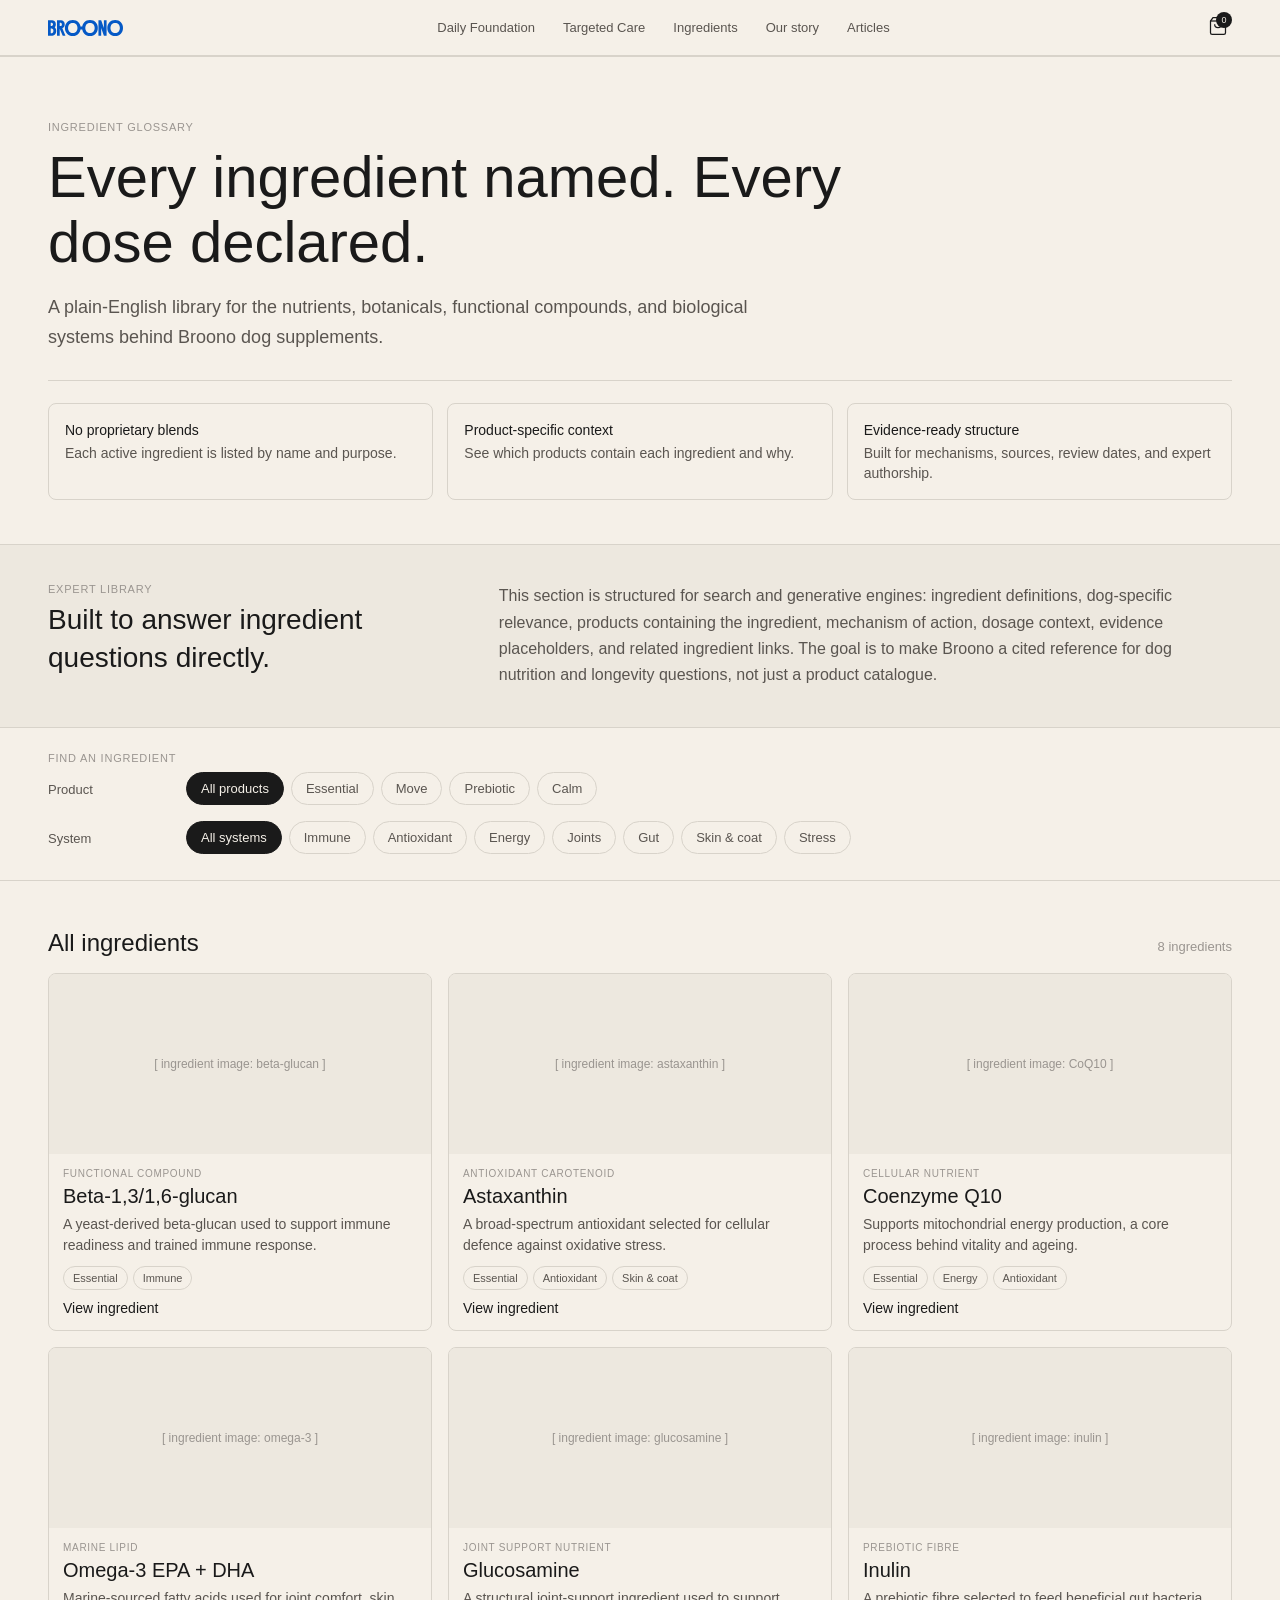
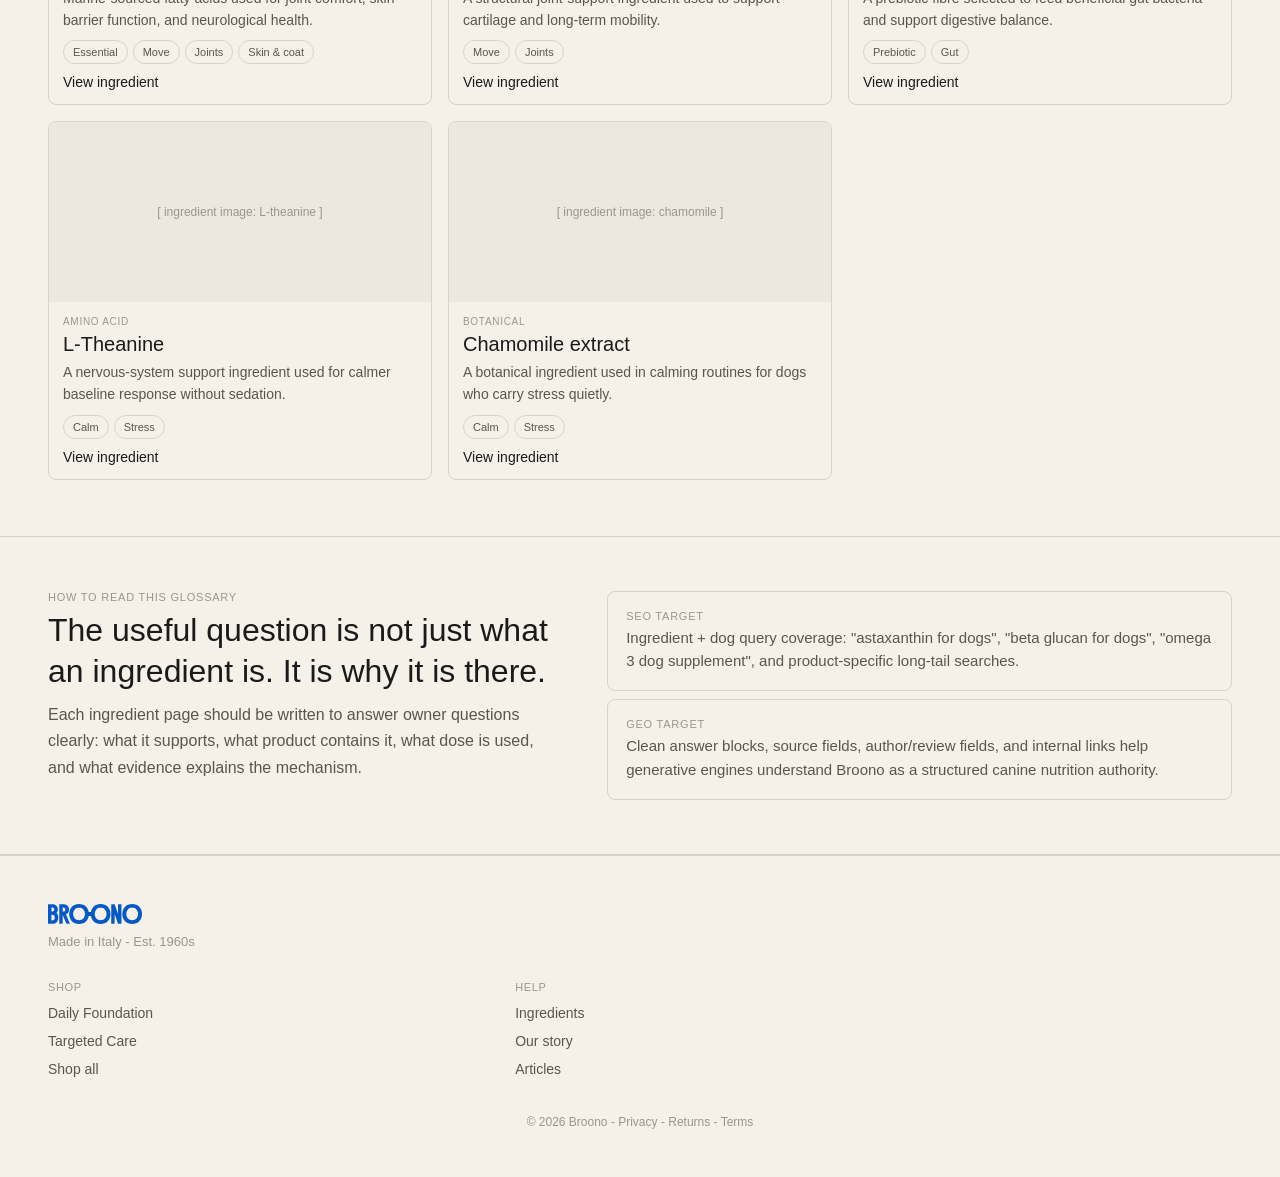
<file: ingredients.html>
<!DOCTYPE html>
<html lang="en">
<head>
<meta charset="UTF-8">
<meta name="robots" content="noindex, nofollow, noarchive, nosnippet">
<link rel="icon" type="image/svg+xml" href="assets/logo-favicon-blue.svg">
<meta name="viewport" content="width=device-width, initial-scale=1.0">
<title>Broono - Ingredient Glossary Wireframe</title>
<style>
  *, *::before, *::after { box-sizing: border-box; margin: 0; padding: 0; }
  :root {
    --color-background-primary: #F5F0E8;
    --color-background-secondary: #EDE8DF;
    --color-text-primary: #1A1A1A;
    --color-text-secondary: #5A5550;
    --color-text-tertiary: #9A9590;
    --color-border-primary: #1A1A1A;
    --color-border-secondary: #C8C3BA;
    --color-border-tertiary: #D8D3CA;
  }
  body {
    background: #E8E3DB;
    font-family: -apple-system, BlinkMacSystemFont, "Helvetica Neue", Arial, sans-serif;
    min-height: 100vh;
    color: var(--color-text-primary);
  }
  a { color: inherit; text-decoration: none; }
  .sr-only {
    position: absolute; width: 1px; height: 1px;
    padding: 0; margin: -1px; overflow: hidden;
    clip: rect(0,0,0,0); white-space: nowrap; border: 0;
  }
  .page-wrapper { display: flex; flex-direction: column; align-items: center; padding: 20px 12px; }
  .phone-frame { width: 340px; overflow: hidden; background: var(--color-background-primary); position: relative; }
  .section-label {
    font-size: 8px;
    color: var(--color-text-tertiary);
    padding: 5px 10px 3px;
    letter-spacing: 0.06em;
  }

  .nav-drawer {
    display: none;
    position: absolute;
    top: 0; left: 0; right: 0; bottom: 0;
    z-index: 30;
    background: var(--color-background-primary);
  }
  .nav-drawer__inner { padding: 14px 16px; }
  .nav-drawer__header {
    display: flex; justify-content: space-between; align-items: center;
    padding-bottom: 12px; border-bottom: 0.5px solid var(--color-border-tertiary); margin-bottom: 4px;
  }
  .nav-drawer__close {
    background: none; border: none; cursor: pointer;
    font-size: 22px; line-height: 1; color: var(--color-text-primary); padding: 0;
  }
  .nav-drawer__group-label {
    font-size: 9px; color: var(--color-text-tertiary);
    padding: 10px 0 4px; letter-spacing: 0.07em;
  }
  .nav-drawer__links { font-size: 13px; }
  .nav-drawer__link { display: block; padding: 10px 0; border-bottom: 0.5px solid var(--color-border-tertiary); }
  .nav-drawer__link:last-child { border-bottom: none; }

  .nav {
    position: sticky; top: 0; z-index: 10;
    background: var(--color-background-primary);
    border-bottom: 0.5px solid var(--color-border-tertiary);
    padding: 0 14px;
    display: flex; align-items: center; justify-content: space-between;
    height: 44px;
  }
  .nav__hamburger { background: none; border: none; cursor: pointer; padding: 4px; color: var(--color-text-primary); }
  .nav__desktop-links { display: none; }
  .nav__desktop-link { color: var(--color-text-secondary); cursor: pointer; }
  .nav__cart { position: relative; cursor: pointer; padding: 4px; }
  .nav__cart-badge {
    position: absolute; top: 0; right: 0;
    background: var(--color-text-primary); color: var(--color-background-primary);
    border-radius: 50%; width: 13px; height: 13px;
    font-size: 8px; display: flex; align-items: center; justify-content: center; font-weight: 500;
  }

  .glossary-hero { border-bottom: 0.5px solid var(--color-border-tertiary); }
  .glossary-hero__inner { padding: 22px 14px 18px; }
  .glossary-hero__eyebrow {
    font-size: 9px; color: var(--color-text-tertiary);
    letter-spacing: 0.07em; text-transform: uppercase; margin-bottom: 8px;
  }
  .glossary-hero__title { font-size: 29px; line-height: 1.12; font-weight: 500; margin-bottom: 10px; }
  .glossary-hero__body { font-size: 12px; line-height: 1.65; color: var(--color-text-secondary); margin-bottom: 14px; }
  .glossary-hero__proof {
    display: grid; grid-template-columns: 1fr; gap: 8px;
    border-top: 0.5px solid var(--color-border-tertiary); padding-top: 12px;
  }
  .proof-point {
    font-size: 10px; line-height: 1.45; color: var(--color-text-secondary);
    border: 0.5px solid var(--color-border-tertiary); border-radius: 8px; padding: 10px;
  }
  .proof-point strong { display: block; color: var(--color-text-primary); font-weight: 500; margin-bottom: 2px; }

  .seo-intent { border-bottom: 0.5px solid var(--color-border-tertiary); background: var(--color-background-secondary); }
  .seo-intent__inner { padding: 14px; }
  .seo-intent__label {
    font-size: 9px; color: var(--color-text-tertiary);
    letter-spacing: 0.07em; text-transform: uppercase; margin-bottom: 6px;
  }
  .seo-intent__headline { font-size: 16px; line-height: 1.35; font-weight: 500; margin-bottom: 8px; }
  .seo-intent__body { font-size: 11px; line-height: 1.65; color: var(--color-text-secondary); }

  .controls { border-bottom: 0.5px solid var(--color-border-tertiary); }
  .controls__inner { padding: 12px 14px; }
  .controls__label {
    font-size: 9px; color: var(--color-text-tertiary);
    letter-spacing: 0.07em; text-transform: uppercase; margin-bottom: 8px;
  }
  .filter-group { margin-bottom: 10px; }
  .filter-group:last-child { margin-bottom: 0; }
  .filter-group__name { font-size: 10px; color: var(--color-text-secondary); margin-bottom: 7px; }
  .filter-pills { display: flex; gap: 7px; overflow-x: auto; padding-bottom: 2px; }
  .filter-pill {
    flex-shrink: 0;
    border: 0.5px solid var(--color-border-tertiary);
    border-radius: 20px; background: transparent; color: var(--color-text-secondary);
    font-family: inherit; font-size: 10px; padding: 7px 11px; cursor: pointer;
  }
  .filter-pill--active {
    background: var(--color-text-primary); border-color: var(--color-text-primary); color: var(--color-background-primary);
  }

  .ingredient-list { border-bottom: 0.5px solid var(--color-border-tertiary); }
  .ingredient-list__header {
    padding: 14px 14px 8px;
    display: flex; justify-content: space-between; align-items: baseline; gap: 12px;
  }
  .ingredient-list__title { font-size: 15px; font-weight: 500; }
  .ingredient-list__count { font-size: 9px; color: var(--color-text-tertiary); white-space: nowrap; }
  .ingredient-grid {
    display: grid; grid-template-columns: 1fr; gap: 10px; padding: 0 14px 16px;
  }
  .ingredient-card {
    border: 0.5px solid var(--color-border-tertiary); border-radius: 8px; overflow: hidden;
    background: var(--color-background-primary);
  }
  .ingredient-card__photo {
    min-height: 112px; background: var(--color-background-secondary);
    display: flex; align-items: center; justify-content: center; text-align: center;
    font-size: 9px; color: var(--color-text-tertiary); padding: 14px;
  }
  .ingredient-card__body { padding: 11px; }
  .ingredient-card__type {
    font-size: 8px; color: var(--color-text-tertiary);
    letter-spacing: 0.07em; text-transform: uppercase; margin-bottom: 4px;
  }
  .ingredient-card__name { font-size: 15px; line-height: 1.3; font-weight: 500; margin-bottom: 5px; }
  .ingredient-card__desc { font-size: 10px; line-height: 1.55; color: var(--color-text-secondary); margin-bottom: 9px; }
  .badge-row { display: flex; flex-wrap: wrap; gap: 5px; margin-bottom: 10px; }
  .badge {
    border: 0.5px solid var(--color-border-tertiary); border-radius: 20px;
    padding: 4px 7px; font-size: 8px; color: var(--color-text-secondary);
  }
  .ingredient-card__link { font-size: 10px; font-weight: 500; }

  .authority-block { border-bottom: 0.5px solid var(--color-border-tertiary); }
  .authority-block__inner { padding: 18px 14px; }
  .authority-block__label {
    font-size: 9px; color: var(--color-text-tertiary);
    letter-spacing: 0.07em; text-transform: uppercase; margin-bottom: 7px;
  }
  .authority-block__headline { font-size: 18px; line-height: 1.3; font-weight: 500; margin-bottom: 9px; }
  .authority-block__body { font-size: 11px; line-height: 1.65; color: var(--color-text-secondary); margin-bottom: 12px; }
  .authority-card {
    border: 0.5px solid var(--color-border-tertiary); border-radius: 8px; padding: 12px; margin-bottom: 8px;
  }
  .authority-card:last-child { margin-bottom: 0; }
  .authority-card__label { font-size: 8px; color: var(--color-text-tertiary); letter-spacing: 0.07em; text-transform: uppercase; margin-bottom: 4px; }
  .authority-card__body { font-size: 11px; line-height: 1.55; color: var(--color-text-secondary); }

  .footer { border-top: 0.5px solid var(--color-border-tertiary); }
  .footer__inner { padding: 12px 10px 24px; }
  .footer__logo { font-size: 11px; font-weight: 500; margin-bottom: 4px; letter-spacing: 0.07em; }
  .footer__origin { font-size: 9px; color: var(--color-text-tertiary); margin-bottom: 12px; }
  .footer__cols { display: grid; grid-template-columns: minmax(0,1fr) minmax(0,1fr); gap: 12px; margin-bottom: 12px; }
  .footer__col-label {
    font-size: 8px; font-weight: 500; color: var(--color-text-tertiary);
    margin-bottom: 6px; letter-spacing: 0.06em;
  }
  .footer__col-links { font-size: 10px; color: var(--color-text-secondary); line-height: 2; }
  .footer__legal { font-size: 8px; color: var(--color-text-tertiary); text-align: center; }

  @media (min-width: 768px) {
    body { padding: 0; }
    .page-wrapper { padding: 0; align-items: stretch; }
    .phone-frame { width: 100%; max-width: 100%; overflow: visible; }
    .section-label { display: none; }
    .nav { height: 56px; padding: 0 48px; max-width: 1280px; width: 100%; margin: 0 auto; }
    .nav-wrapper {
      background: var(--color-background-primary); border-bottom: 0.5px solid var(--color-border-tertiary);
      position: sticky; top: 0; z-index: 10;
    }
    .nav__hamburger { display: none; }
    .nav__desktop-links { display: flex; gap: 28px; align-items: center; font-size: 13px; }
    .nav__desktop-link:hover { color: var(--color-text-primary); }
    .nav__cart-badge { width: 16px; height: 16px; font-size: 9px; }

    .glossary-hero__inner { max-width: 1280px; margin: 0 auto; padding: 64px 48px 44px; }
    .glossary-hero__eyebrow { font-size: 11px; margin-bottom: 12px; }
    .glossary-hero__title { font-size: 58px; max-width: 860px; margin-bottom: 18px; }
    .glossary-hero__body { font-size: 18px; max-width: 700px; margin-bottom: 28px; }
    .glossary-hero__proof { grid-template-columns: repeat(3, minmax(0, 1fr)); gap: 14px; padding-top: 22px; }
    .proof-point { font-size: 14px; padding: 16px; }

    .seo-intent__inner {
      max-width: 1280px; margin: 0 auto; padding: 38px 48px;
      display: grid; grid-template-columns: minmax(0, 0.7fr) minmax(0, 1.3fr); gap: 56px;
    }
    .seo-intent__label { font-size: 11px; }
    .seo-intent__headline { font-size: 28px; }
    .seo-intent__body { font-size: 16px; }

    .controls__inner { max-width: 1280px; margin: 0 auto; padding: 24px 48px; }
    .controls__label { font-size: 11px; }
    .filter-group { display: grid; grid-template-columns: 120px minmax(0, 1fr); align-items: center; gap: 18px; margin-bottom: 14px; }
    .filter-group__name { font-size: 13px; margin-bottom: 0; }
    .filter-pills { flex-wrap: wrap; overflow: visible; }
    .filter-pill { font-size: 13px; padding: 8px 14px; }

    .ingredient-list__header { max-width: 1280px; margin: 0 auto; padding: 48px 48px 16px; }
    .ingredient-list__title { font-size: 24px; }
    .ingredient-list__count { font-size: 13px; }
    .ingredient-grid {
      max-width: 1280px; margin: 0 auto; grid-template-columns: repeat(3, minmax(0, 1fr));
      gap: 16px; padding: 0 48px 56px;
    }
    .ingredient-card__photo { min-height: 180px; font-size: 12px; }
    .ingredient-card__body { padding: 14px; }
    .ingredient-card__type { font-size: 10px; }
    .ingredient-card__name { font-size: 20px; }
    .ingredient-card__desc { font-size: 14px; }
    .badge { font-size: 11px; padding: 5px 9px; }
    .ingredient-card__link { font-size: 14px; }

    .authority-block__inner {
      max-width: 1280px; margin: 0 auto; padding: 54px 48px;
      display: grid; grid-template-columns: minmax(0, 0.9fr) minmax(0, 1.1fr); gap: 48px;
    }
    .authority-block__label { font-size: 11px; }
    .authority-block__headline { font-size: 32px; max-width: 560px; }
    .authority-block__body { font-size: 16px; max-width: 560px; }
    .authority-card { padding: 18px; }
    .authority-card__label { font-size: 11px; }
    .authority-card__body { font-size: 15px; }

    .footer__inner { padding: 48px; max-width: 1280px; margin: 0 auto; }
    .footer__logo { font-size: 16px; margin-bottom: 6px; }
    .footer__origin { font-size: 13px; margin-bottom: 32px; }
    .footer__cols { grid-template-columns: 2fr 1fr 1fr 1fr; gap: 32px; margin-bottom: 32px; }
    .footer__col-label { font-size: 11px; }
    .footer__col-links { font-size: 14px; }
    .footer__legal { font-size: 12px; }
  }
</style>
</head>
<body>

<h2 class="sr-only">Ingredient glossary wireframe - Broono dog supplements</h2>

<div class="page-wrapper">
<div class="phone-frame">

  <div id="nav-drawer" class="nav-drawer">
    <div class="nav-drawer__inner">
      <div class="nav-drawer__header">
        <a href="index.html" style="display:inline-block;line-height:0;"><img src="assets/broono-logo-blu.svg" alt="Broono" style="height:18px;width:auto;"></a>
        <button class="nav-drawer__close" onclick="document.getElementById('nav-drawer').style.display='none'" aria-label="Close menu">x</button>
      </div>
      <div class="nav-drawer__group-label">COLLECTIONS</div>
      <div class="nav-drawer__links">
        <a class="nav-drawer__link" href="pdp.html">Daily Foundation</a>
        <a class="nav-drawer__link" href="pdp.html">Targeted Care</a>
      </div>
      <div class="nav-drawer__group-label">MORE</div>
      <div class="nav-drawer__links">
        <a class="nav-drawer__link" href="ingredients.html">Ingredients</a>
        <a class="nav-drawer__link" href="index.html">Our story</a>
        <a class="nav-drawer__link" href="blog.html" style="border-bottom:none;">Articles</a>
      </div>
    </div>
  </div>

  <div class="nav-wrapper">
    <nav class="nav">
      <button class="nav__hamburger" onclick="document.getElementById('nav-drawer').style.display='block'" aria-label="Open menu">
        <svg width="18" height="14" viewBox="0 0 18 14" fill="none"><rect width="18" height="1.5" rx="0.75" fill="currentColor"/><rect y="6" width="18" height="1.5" rx="0.75" fill="currentColor"/><rect y="12" width="18" height="1.5" rx="0.75" fill="currentColor"/></svg>
      </button>
      <a href="index.html" style="display:inline-block;line-height:0;"><img src="assets/broono-logo-blu.svg" alt="Broono" style="height:16px;width:auto;"></a>
      <nav class="nav__desktop-links" aria-label="Main navigation">
        <a href="pdp.html"><span class="nav__desktop-link">Daily Foundation</span></a>
        <a href="pdp.html"><span class="nav__desktop-link">Targeted Care</span></a>
        <a href="ingredients.html"><span class="nav__desktop-link">Ingredients</span></a>
        <a href="index.html"><span class="nav__desktop-link">Our story</span></a>
        <a href="blog.html"><span class="nav__desktop-link">Articles</span></a>
      </nav>
      <div class="nav__cart" aria-label="Cart">
        <svg width="20" height="20" viewBox="0 0 24 24" fill="none" stroke="currentColor" stroke-width="1.5"><path d="M6 2L3 6v14a2 2 0 002 2h14a2 2 0 002-2V6l-3-4z"/><line x1="3" y1="6" x2="21" y2="6"/><path d="M16 10a4 4 0 01-8 0"/></svg>
        <span class="nav__cart-badge">0</span>
      </div>
    </nav>
  </div>

  <header class="glossary-hero">
    <div class="section-label">INGREDIENT GLOSSARY HEADER</div>
    <div class="glossary-hero__inner">
      <div class="glossary-hero__eyebrow">Ingredient glossary</div>
      <h1 class="glossary-hero__title">Every ingredient named. Every dose declared.</h1>
      <p class="glossary-hero__body">A plain-English library for the nutrients, botanicals, functional compounds, and biological systems behind Broono dog supplements.</p>
      <div class="glossary-hero__proof">
        <div class="proof-point"><strong>No proprietary blends</strong> Each active ingredient is listed by name and purpose.</div>
        <div class="proof-point"><strong>Product-specific context</strong> See which products contain each ingredient and why.</div>
        <div class="proof-point"><strong>Evidence-ready structure</strong> Built for mechanisms, sources, review dates, and expert authorship.</div>
      </div>
    </div>
  </header>

  <section class="seo-intent">
    <div class="section-label">SEO / GEO AUTHORITY INTRO</div>
    <div class="seo-intent__inner">
      <div>
        <div class="seo-intent__label">Expert library</div>
        <div class="seo-intent__headline">Built to answer ingredient questions directly.</div>
      </div>
      <p class="seo-intent__body">This section is structured for search and generative engines: ingredient definitions, dog-specific relevance, products containing the ingredient, mechanism of action, dosage context, evidence placeholders, and related ingredient links. The goal is to make Broono a cited reference for dog nutrition and longevity questions, not just a product catalogue.</p>
    </div>
  </section>

  <section class="controls">
    <div class="section-label">FILTERS</div>
    <div class="controls__inner">
      <div class="controls__label">Find an ingredient</div>
      <div class="filter-group">
        <div class="filter-group__name">Product</div>
        <div class="filter-pills" id="product-filters"></div>
      </div>
      <div class="filter-group">
        <div class="filter-group__name">System</div>
        <div class="filter-pills" id="system-filters"></div>
      </div>
    </div>
  </section>

  <section class="ingredient-list">
    <div class="section-label">INGREDIENT INDEX</div>
    <div class="ingredient-list__header">
      <div class="ingredient-list__title" id="ingredient-list-title">All ingredients</div>
      <div class="ingredient-list__count" id="ingredient-list-count">8 ingredients</div>
    </div>
    <div class="ingredient-grid" id="ingredient-grid"></div>
  </section>

  <section class="authority-block">
    <div class="section-label">SEARCH AUTHORITY BLOCK</div>
    <div class="authority-block__inner">
      <div>
        <div class="authority-block__label">How to read this glossary</div>
        <div class="authority-block__headline">The useful question is not just what an ingredient is. It is why it is there.</div>
        <p class="authority-block__body">Each ingredient page should be written to answer owner questions clearly: what it supports, what product contains it, what dose is used, and what evidence explains the mechanism.</p>
      </div>
      <div>
        <div class="authority-card">
          <div class="authority-card__label">SEO target</div>
          <div class="authority-card__body">Ingredient + dog query coverage: "astaxanthin for dogs", "beta glucan for dogs", "omega 3 dog supplement", and product-specific long-tail searches.</div>
        </div>
        <div class="authority-card">
          <div class="authority-card__label">GEO target</div>
          <div class="authority-card__body">Clean answer blocks, source fields, author/review fields, and internal links help generative engines understand Broono as a structured canine nutrition authority.</div>
        </div>
      </div>
    </div>
  </section>

  <footer class="footer">
    <div class="section-label">FOOTER</div>
    <div class="footer__inner">
      <a href="index.html" style="display:inline-block;line-height:0;"><img src="assets/broono-logo-blu.svg" alt="Broono" class="footer__logo" style="height:20px;width:auto;"></a>
      <div class="footer__origin">Made in Italy - Est. 1960s</div>
      <div class="footer__cols">
        <div>
          <div class="footer__col-label">SHOP</div>
          <div class="footer__col-links"><a href="pdp.html">Daily Foundation</a><br><a href="pdp.html">Targeted Care</a><br><a href="pdp.html">Shop all</a></div>
        </div>
        <div>
          <div class="footer__col-label">HELP</div>
          <div class="footer__col-links"><a href="ingredients.html">Ingredients</a><br><a href="index.html">Our story</a><br><a href="blog.html">Articles</a></div>
        </div>
      </div>
      <div class="footer__legal">&copy; 2026 Broono - Privacy - Returns - Terms</div>
    </div>
  </footer>

</div>
</div>

<script>
  const products = ['All products', 'Essential', 'Move', 'Prebiotic', 'Calm'];
  const systems = ['All systems', 'Immune', 'Antioxidant', 'Energy', 'Joints', 'Gut', 'Skin & coat', 'Stress'];

  const ingredients = [
    {
      name: 'Beta-1,3/1,6-glucan',
      type: 'Functional compound',
      description: 'A yeast-derived beta-glucan used to support immune readiness and trained immune response.',
      products: ['Essential'],
      systems: ['Immune'],
      image: '[ ingredient image: beta-glucan ]'
    },
    {
      name: 'Astaxanthin',
      type: 'Antioxidant carotenoid',
      description: 'A broad-spectrum antioxidant selected for cellular defence against oxidative stress.',
      products: ['Essential'],
      systems: ['Antioxidant', 'Skin & coat'],
      image: '[ ingredient image: astaxanthin ]'
    },
    {
      name: 'Coenzyme Q10',
      type: 'Cellular nutrient',
      description: 'Supports mitochondrial energy production, a core process behind vitality and ageing.',
      products: ['Essential'],
      systems: ['Energy', 'Antioxidant'],
      image: '[ ingredient image: CoQ10 ]'
    },
    {
      name: 'Omega-3 EPA + DHA',
      type: 'Marine lipid',
      description: 'Marine-sourced fatty acids used for joint comfort, skin barrier function, and neurological health.',
      products: ['Essential', 'Move'],
      systems: ['Joints', 'Skin & coat'],
      image: '[ ingredient image: omega-3 ]'
    },
    {
      name: 'Glucosamine',
      type: 'Joint support nutrient',
      description: 'A structural joint-support ingredient used to support cartilage and long-term mobility.',
      products: ['Move'],
      systems: ['Joints'],
      image: '[ ingredient image: glucosamine ]'
    },
    {
      name: 'Inulin',
      type: 'Prebiotic fibre',
      description: 'A prebiotic fibre selected to feed beneficial gut bacteria and support digestive balance.',
      products: ['Prebiotic'],
      systems: ['Gut'],
      image: '[ ingredient image: inulin ]'
    },
    {
      name: 'L-Theanine',
      type: 'Amino acid',
      description: 'A nervous-system support ingredient used for calmer baseline response without sedation.',
      products: ['Calm'],
      systems: ['Stress'],
      image: '[ ingredient image: L-theanine ]'
    },
    {
      name: 'Chamomile extract',
      type: 'Botanical',
      description: 'A botanical ingredient used in calming routines for dogs who carry stress quietly.',
      products: ['Calm'],
      systems: ['Stress'],
      image: '[ ingredient image: chamomile ]'
    }
  ];

  let activeProduct = 'All products';
  let activeSystem = 'All systems';

  function renderFilters() {
    document.getElementById('product-filters').innerHTML = products.map(product =>
      '<button class="filter-pill ' + (product === activeProduct ? 'filter-pill--active' : '') + '" type="button" data-product="' + product + '">' + product + '</button>'
    ).join('');
    document.getElementById('system-filters').innerHTML = systems.map(system =>
      '<button class="filter-pill ' + (system === activeSystem ? 'filter-pill--active' : '') + '" type="button" data-system="' + system + '">' + system + '</button>'
    ).join('');

    document.querySelectorAll('[data-product]').forEach(button => {
      button.addEventListener('click', function(event) {
        activeProduct = event.currentTarget.dataset.product;
        renderGlossary();
      });
    });
    document.querySelectorAll('[data-system]').forEach(button => {
      button.addEventListener('click', function(event) {
        activeSystem = event.currentTarget.dataset.system;
        renderGlossary();
      });
    });
  }

  function getFilteredIngredients() {
    return ingredients.filter(ingredient => {
      const productMatch = activeProduct === 'All products' || ingredient.products.includes(activeProduct);
      const systemMatch = activeSystem === 'All systems' || ingredient.systems.includes(activeSystem);
      return productMatch && systemMatch;
    });
  }

  function renderIngredientGrid() {
    const filtered = getFilteredIngredients();
    const title = activeProduct !== 'All products' ? activeProduct + ' ingredients' : activeSystem !== 'All systems' ? activeSystem + ' ingredients' : 'All ingredients';
    document.getElementById('ingredient-list-title').textContent = title;
    document.getElementById('ingredient-list-count').textContent = filtered.length + (filtered.length === 1 ? ' ingredient' : ' ingredients');
    document.getElementById('ingredient-grid').innerHTML = filtered.map(ingredient =>
      '<a class="ingredient-card" href="ingredient.html">' +
      '<div class="ingredient-card__photo">' + ingredient.image + '</div>' +
      '<div class="ingredient-card__body">' +
      '<div class="ingredient-card__type">' + ingredient.type + '</div>' +
      '<div class="ingredient-card__name">' + ingredient.name + '</div>' +
      '<div class="ingredient-card__desc">' + ingredient.description + '</div>' +
      '<div class="badge-row">' +
      ingredient.products.map(product => '<span class="badge">' + product + '</span>').join('') +
      ingredient.systems.map(system => '<span class="badge">' + system + '</span>').join('') +
      '</div>' +
      '<div class="ingredient-card__link">View ingredient</div>' +
      '</div>' +
      '</a>'
    ).join('');
  }

  function renderGlossary() {
    renderFilters();
    renderIngredientGrid();
  }

  renderGlossary();
</script>

</body>
</html>
</file>
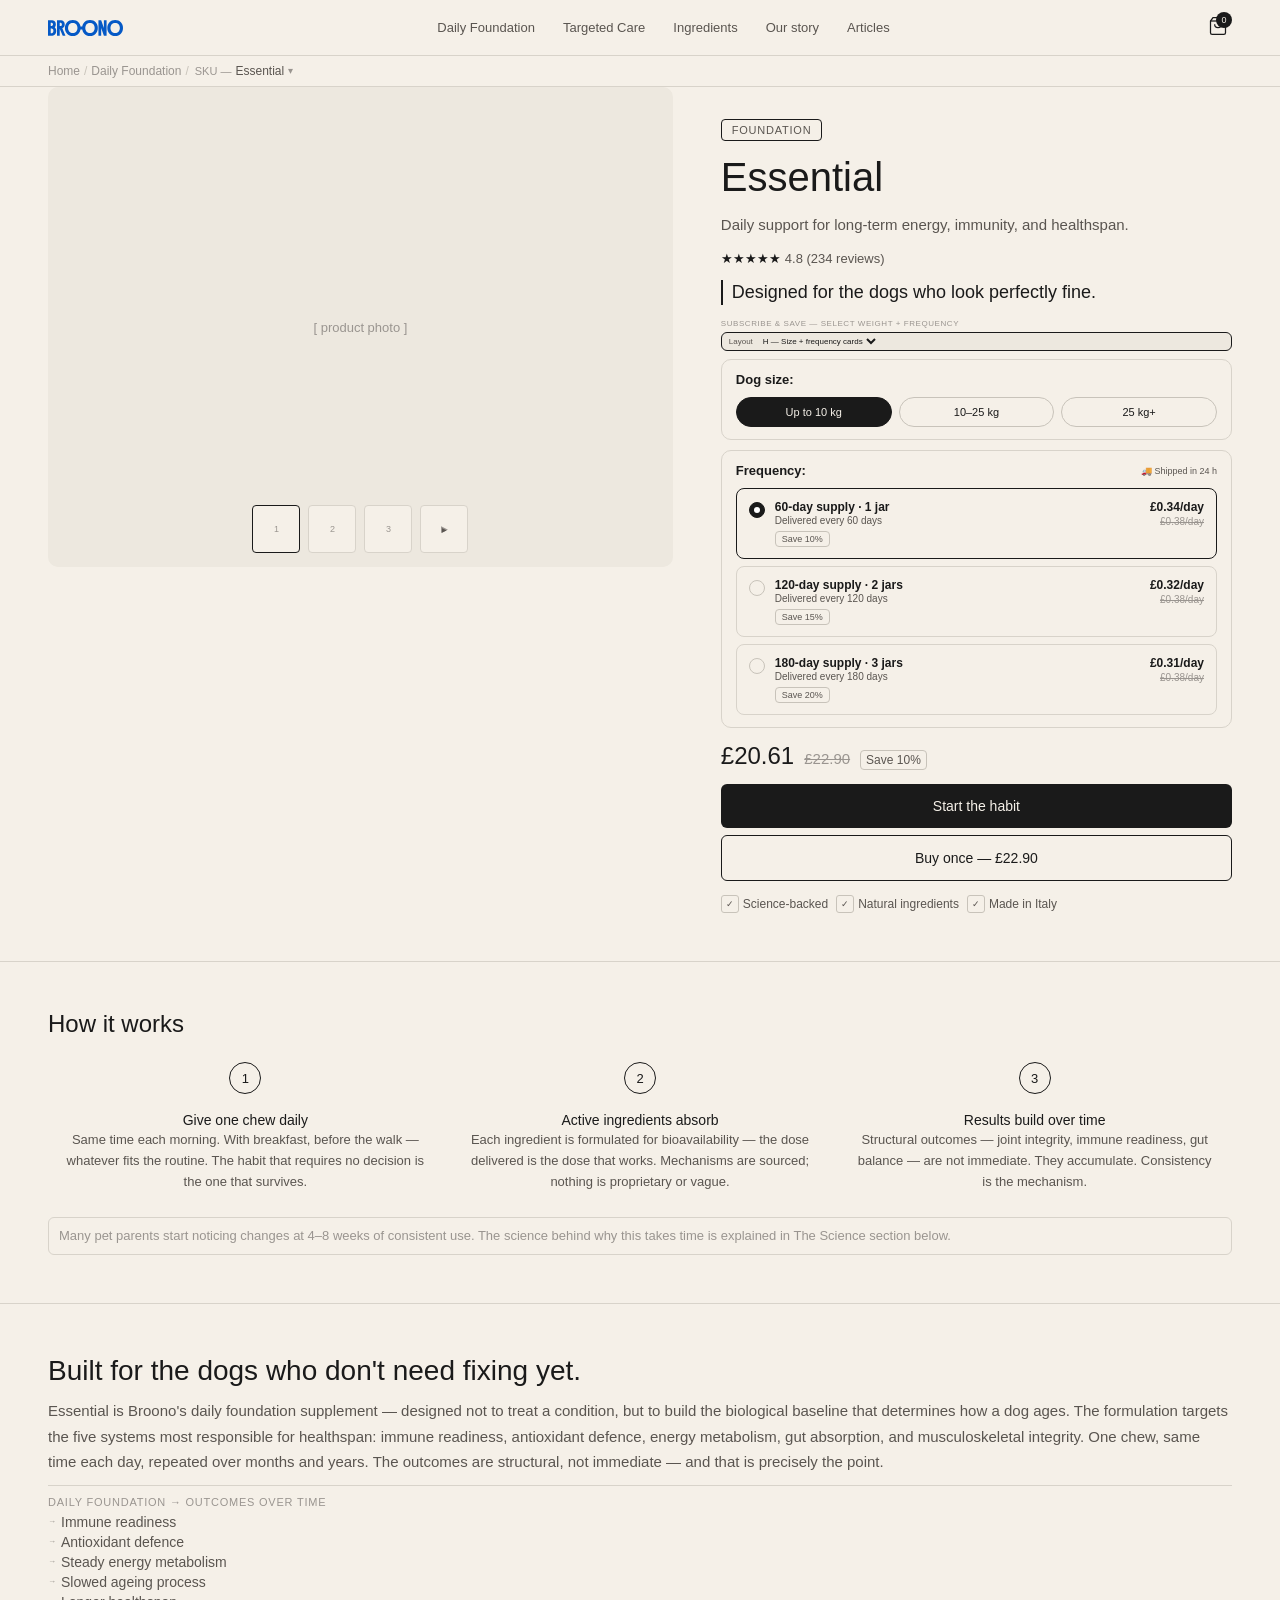
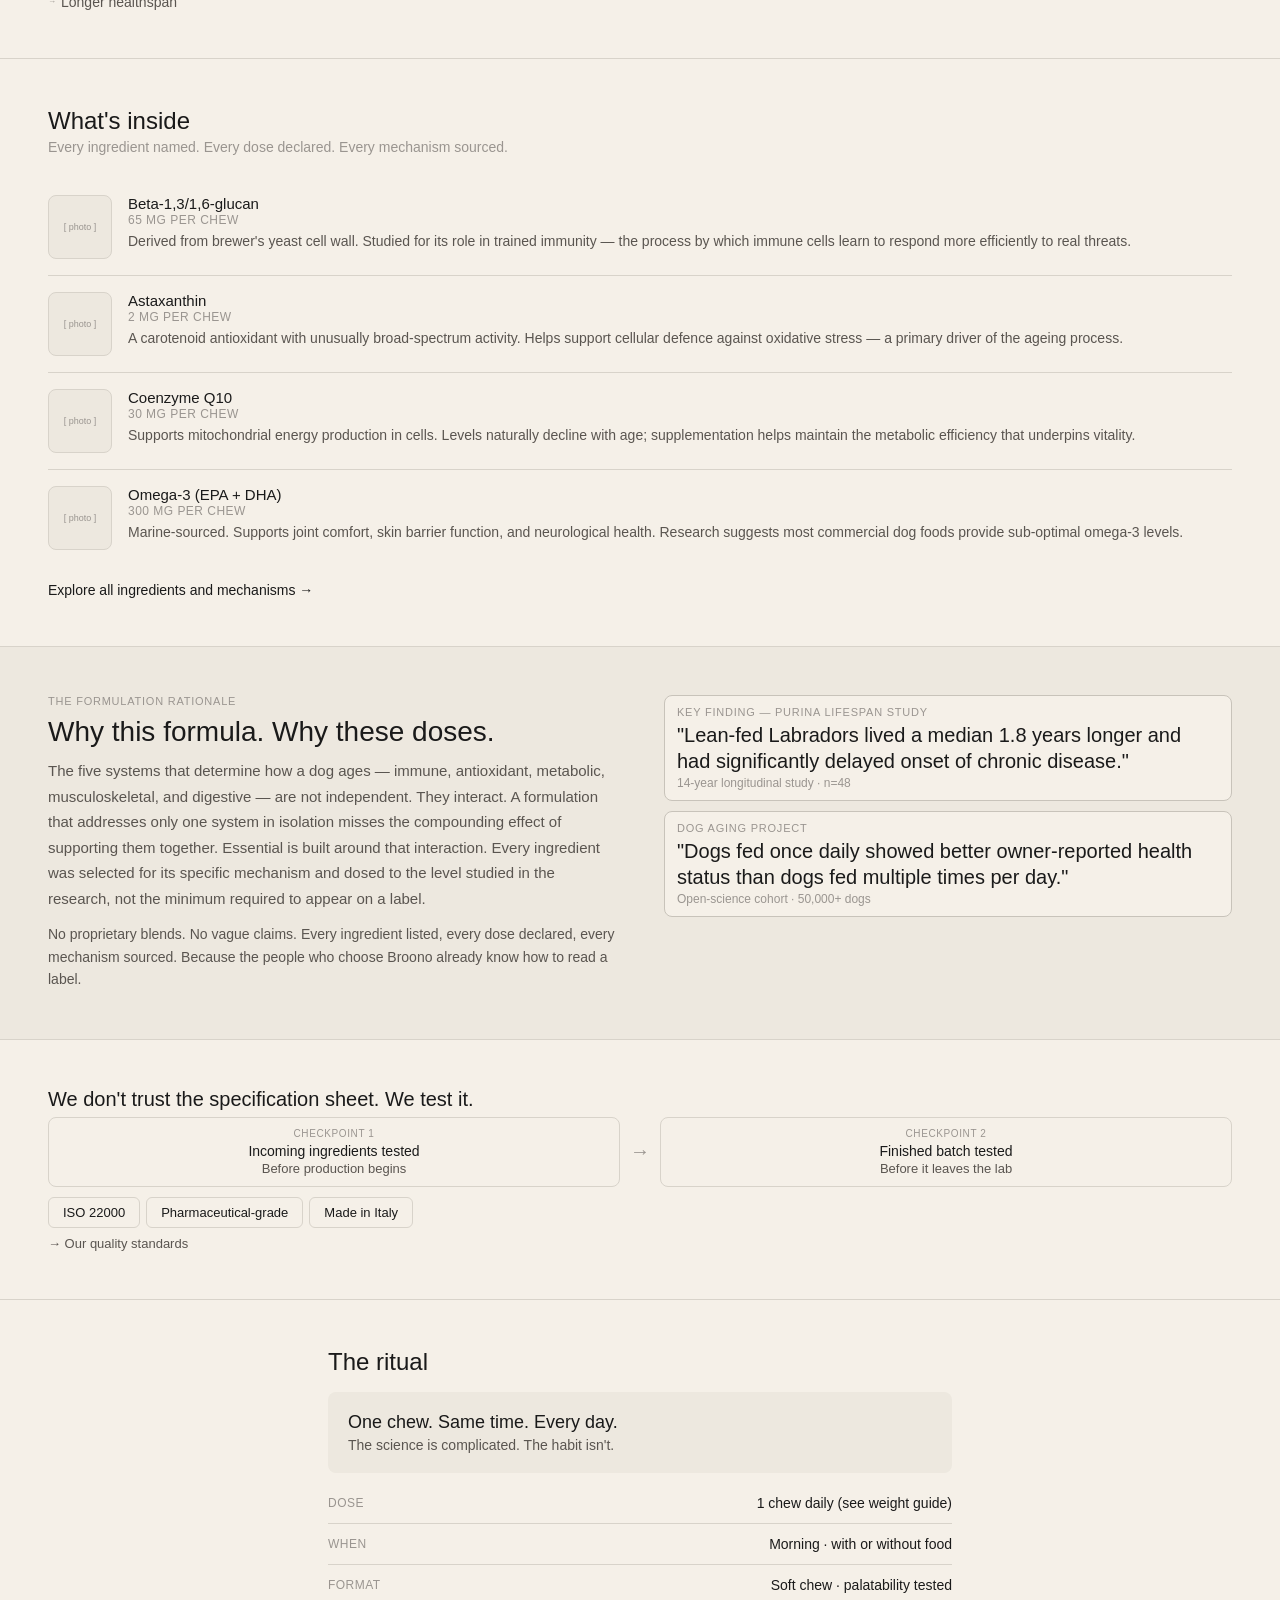
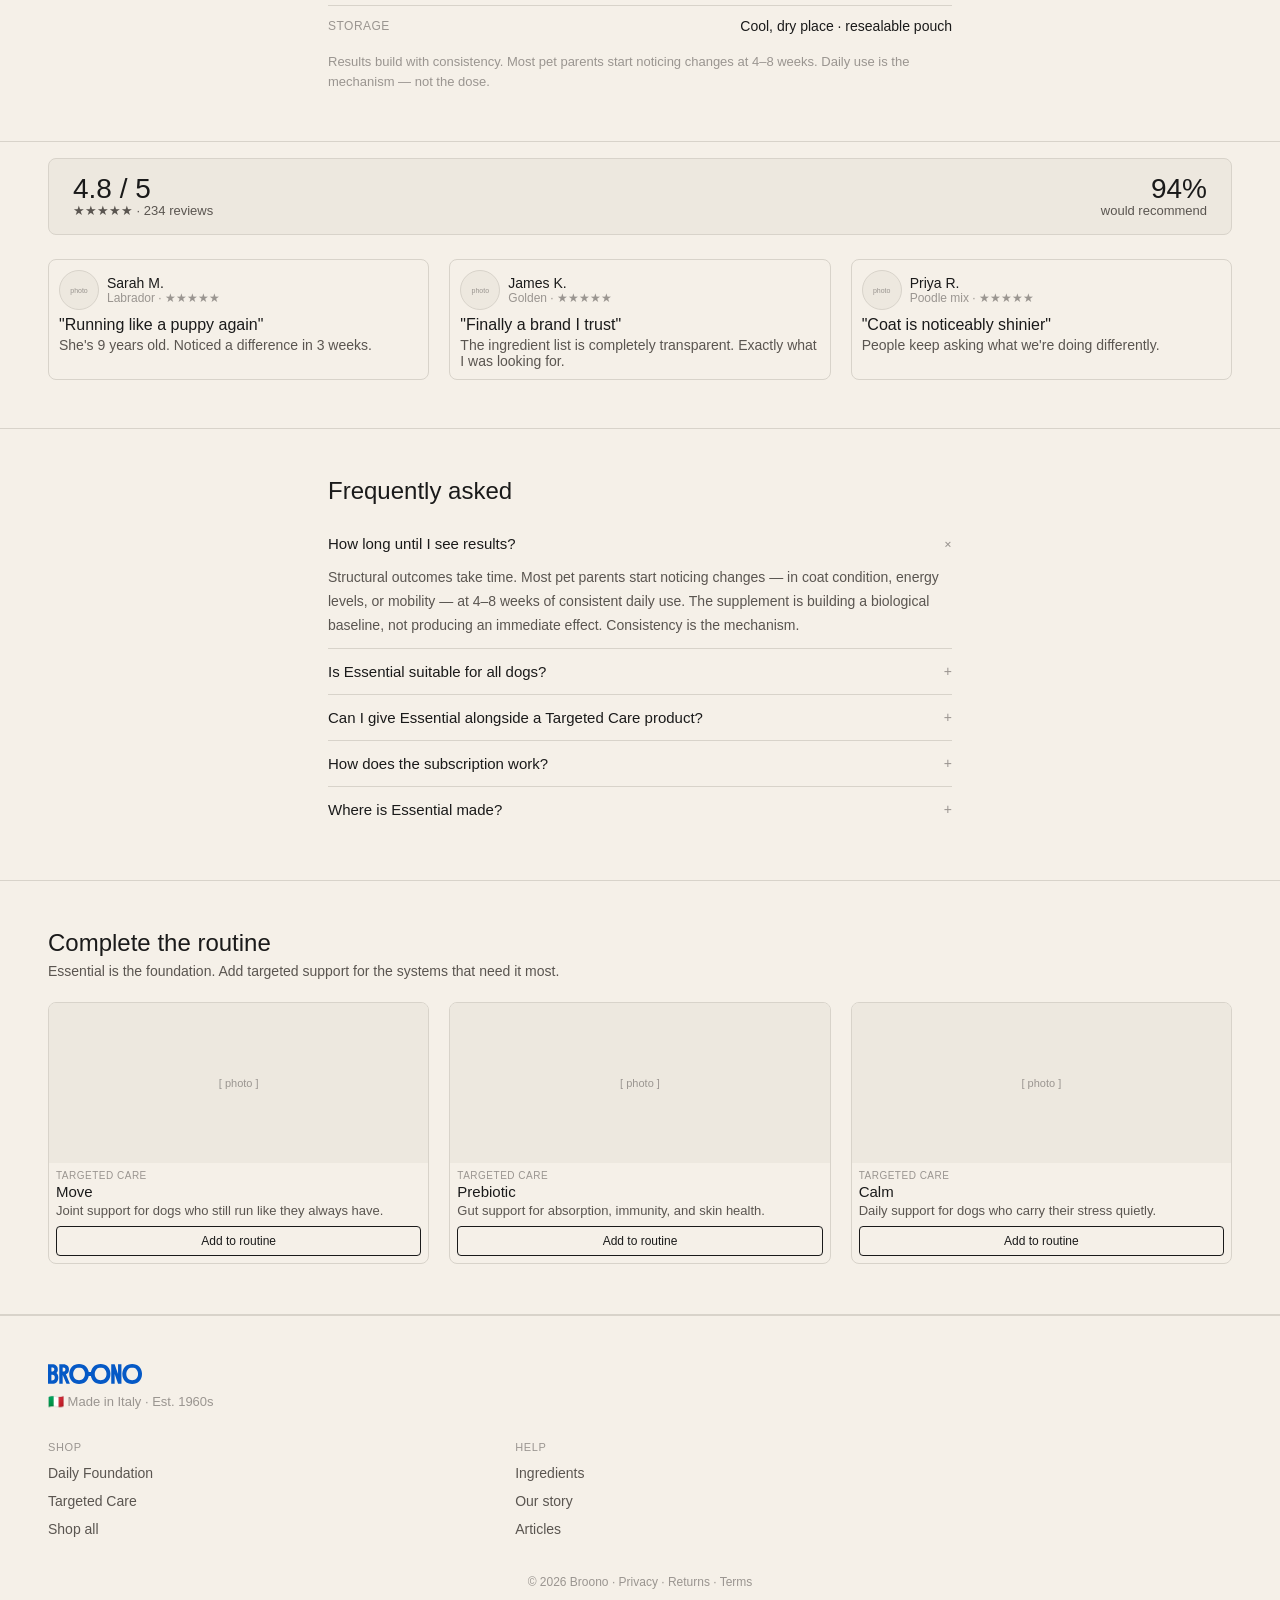
<file: pdp.html>
﻿<!DOCTYPE html>
<html lang="en">
<head>
<meta charset="UTF-8">
<meta name="robots" content="noindex, nofollow, noarchive, nosnippet">
<link rel="icon" type="image/svg+xml" href="assets/logo-favicon-blue.svg">
<meta name="viewport" content="width=device-width, initial-scale=1.0">
<title>Broono — PDP Wireframe v1</title>
<style>
  *, *::before, *::after { box-sizing: border-box; margin: 0; padding: 0; }

  :root {
    --color-background-primary: #F5F0E8;
    --color-background-secondary: #EDE8DF;
    --color-text-primary: #1A1A1A;
    --color-text-secondary: #5A5550;
    --color-text-tertiary: #9A9590;
    --color-border-primary: #1A1A1A;
    --color-border-secondary: #C8C3BA;
    --color-border-tertiary: #D8D3CA;
  }

  body {
    background: #E8E3DB;
    font-family: -apple-system, BlinkMacSystemFont, "Helvetica Neue", Arial, sans-serif;
    min-height: 100vh;
    color: var(--color-text-primary);
  }

  .sr-only {
    position: absolute; width: 1px; height: 1px;
    padding: 0; margin: -1px; overflow: hidden;
    clip: rect(0,0,0,0); white-space: nowrap; border: 0;
  }

  /* ─── WRAPPER ─────────────────────────────────────── */
  .page-wrapper {
    display: flex;
    flex-direction: column;
    align-items: center;
    padding: 20px 12px;
  }

  .phone-frame {
    width: 340px;
    overflow: hidden;
    background: var(--color-background-primary);
    position: relative;
  }

  .section-label {
    font-size: 8px;
    color: var(--color-text-tertiary);
    padding: 5px 10px 3px;
    letter-spacing: 0.06em;
  }

  /* ─── NAV DRAWER ──────────────────────────────────── */
  .nav-drawer {
    display: none;
    position: absolute;
    top: 0; left: 0; right: 0; bottom: 0;
    z-index: 30;
    background: var(--color-background-primary);
  }
  .nav-drawer__inner { padding: 14px 16px; }
  .nav-drawer__header {
    display: flex;
    justify-content: space-between;
    align-items: center;
    padding-bottom: 12px;
    border-bottom: 0.5px solid var(--color-border-tertiary);
    margin-bottom: 4px;
  }
  .nav-drawer__logo { font-size: 12px; font-weight: 500; letter-spacing: 0.08em; }
  .nav-drawer__close {
    background: none; border: none; cursor: pointer;
    font-size: 22px; line-height: 1;
    color: var(--color-text-primary); padding: 0;
  }
  .nav-drawer__group-label {
    font-size: 9px; color: var(--color-text-tertiary);
    padding: 10px 0 4px; letter-spacing: 0.07em;
  }
  .nav-drawer__links { font-size: 13px; }
  .nav-drawer__link {
    padding: 10px 0;
    border-bottom: 0.5px solid var(--color-border-tertiary);
  }
  .nav-drawer__link:last-child { border-bottom: none; }

  /* ─── STICKY NAV ──────────────────────────────────── */
  .nav {
    position: sticky; top: 0; z-index: 10;
    background: var(--color-background-primary);
    border-bottom: 0.5px solid var(--color-border-tertiary);
    padding: 0 14px;
    display: flex;
    align-items: center;
    justify-content: space-between;
    height: 44px;
  }
  .nav__hamburger {
    background: none; border: none; cursor: pointer;
    padding: 4px; color: var(--color-text-primary);
  }
  .nav__logo { font-size: 12px; font-weight: 500; letter-spacing: 0.08em; }
  .nav__desktop-links { display: none; }
  .nav__cart { position: relative; cursor: pointer; padding: 4px; }
  .nav__cart-badge {
    position: absolute; top: 0; right: 0;
    background: var(--color-text-primary);
    color: var(--color-background-primary);
    border-radius: 50%; width: 13px; height: 13px;
    font-size: 8px;
    display: flex; align-items: center; justify-content: center;
    font-weight: 500;
  }

  /* ─── BREADCRUMB ──────────────────────────────────── */
  .breadcrumb-wrapper {
    position: sticky; top: 44px; z-index: 9;
    background: var(--color-background-primary);
  }
  .breadcrumb {
    padding: 6px 10px;
    font-size: 9px;
    color: var(--color-text-tertiary);
    border-bottom: 0.5px solid var(--color-border-tertiary);
    display: flex; gap: 4px; align-items: center;
    flex-wrap: wrap;
  }
  .breadcrumb__sep { color: var(--color-border-secondary); }
  .breadcrumb__current { color: var(--color-text-secondary); }

  /* ─── SKU PICKER (wireframe tool) ────────────────── */
  .sku-picker {
    display: inline-flex; align-items: center; gap: 4px;
    margin-left: 2px;
  }
  .sku-picker__label {
    font-size: 9px; color: var(--color-text-tertiary);
  }
  .sku-picker select {
    font-size: 9px; font-family: inherit;
    color: var(--color-text-secondary);
    background: transparent; border: none; outline: none; cursor: pointer;
    padding: 0; appearance: none; -webkit-appearance: none;
  }
  .sku-picker__arrow {
    font-size: 7px; color: var(--color-text-tertiary); pointer-events: none; line-height: 1;
  }

  /* ─── SUBSCRIPTION VARIANT SWITCHER (wireframe tool) ── */
  .sub-variant-picker {
    display: flex; align-items: center; gap: 6px;
    padding: 3px 7px;
    background: var(--color-background-secondary);
    border: 0.5px solid var(--color-border-primary);
    border-radius: 6px;
    font-size: 8px; color: var(--color-text-secondary);
    align-self: flex-start; margin-bottom: 8px;
  }
  .sub-variant-picker select {
    font-size: 8px; font-family: inherit;
    color: var(--color-text-primary);
    background: transparent; border: none; outline: none; cursor: pointer;
  }
  .sub-variant { display: block; }
  .sub-variant[hidden] { display: none; }

  /* shared pill */
  .sub-pill-row { display: flex; flex-wrap: wrap; gap: 7px; margin-top: 6px; }
  .sub-pill {
    padding: 7px 14px; border-radius: 6px; cursor: pointer;
    font-size: 11px; border: 0.5px solid var(--color-border-secondary);
    background: var(--color-background-primary); color: var(--color-text-secondary);
    user-select: none;
  }
  .sub-pill.sub-pill--active {
    border-color: var(--color-border-primary);
    color: var(--color-text-primary); font-weight: 500;
    background: var(--color-background-secondary);
  }
  .sub-section-label {
    font-size: 10px; font-weight: 500; letter-spacing: 0.05em;
    color: var(--color-text-tertiary); margin-bottom: 4px;
  }

  /* A – two-step pills */
  .sub-a { display: flex; flex-direction: column; gap: 14px; }

  /* B – dropdown pair */
  .sub-b { display: flex; gap: 10px; }
  .sub-b__group { flex: 1; }
  .sub-b__select {
    width: 100%; font-size: 12px; font-family: inherit;
    padding: 9px 10px; border: 0.5px solid var(--color-border-secondary);
    border-radius: 6px; background: var(--color-background-primary);
    color: var(--color-text-primary); outline: none; cursor: pointer;
    appearance: none; -webkit-appearance: none;
  }

  /* C – compact grid */
  .sub-c-grid { border: 0.5px solid var(--color-border-tertiary); border-radius: 8px; overflow: hidden; }
  .sub-c-row { display: grid; grid-template-columns: 68px repeat(3, 1fr); }
  .sub-c-row:not(:last-child) { border-bottom: 0.5px solid var(--color-border-tertiary); }
  .sub-c-cell {
    padding: 8px 4px; text-align: center;
    border-right: 0.5px solid var(--color-border-tertiary);
    color: var(--color-text-secondary); font-size: 10px; line-height: 1.3;
  }
  .sub-c-cell:last-child { border-right: none; }
  .sub-c-cell--head { font-size: 9px; font-weight: 500; color: var(--color-text-tertiary); letter-spacing: 0.03em; }
  .sub-c-cell--weight { text-align: left; padding-left: 8px; font-weight: 500; color: var(--color-text-primary); }
  .sub-c-cell--selected { border: 0.5px solid var(--color-border-primary); font-weight: 600; color: var(--color-text-primary); background: var(--color-background-secondary); }
  .sub-c-cell--dim { color: var(--color-border-secondary); }
  .sub-c-bar { text-decoration: line-through; color: var(--color-text-tertiary); font-size: 7px; }
  .sub-c-interval { color: var(--color-text-tertiary); font-size: 7px; }

  /* D – tab toggle */
  .sub-d__tabs { display: flex; border: 0.5px solid var(--color-border-secondary); border-radius: 8px; overflow: hidden; margin-bottom: 12px; }
  .sub-d__tab {
    flex: 1; text-align: center; padding: 10px 6px;
    font-size: 11px; cursor: pointer; color: var(--color-text-secondary);
  }
  .sub-d__tab--active { background: var(--color-text-primary); color: var(--color-background-primary); font-weight: 500; }
  .sub-d__panel { display: none; }
  .sub-d__panel--active { display: block; }
  .sub-d__row { display: flex; gap: 10px; }
  .sub-d__group { flex: 1; }

  /* E – weight cards */
  .sub-e-card {
    border: 0.5px solid var(--color-border-tertiary); border-radius: 9px;
    padding: 13px 14px; margin-bottom: 8px; cursor: pointer;
    display: flex; justify-content: space-between; align-items: center;
  }
  .sub-e-card:last-child { margin-bottom: 0; }
  .sub-e-card--active { border-color: var(--color-border-primary); background: var(--color-background-secondary); }
  .sub-e-card__weight { font-size: 13px; font-weight: 500; }
  .sub-e-card__freq { font-size: 10px; color: var(--color-text-secondary); margin-top: 3px; }
  .sub-e-card__price { font-size: 14px; font-weight: 500; }

  /* F – stepper accordion */
  .sub-f-row {
    border-bottom: 0.5px solid var(--color-border-tertiary);
    padding: 12px 0; cursor: pointer;
  }
  .sub-f-row:last-of-type { border-bottom: none; }
  .sub-f-header {
    display: flex; justify-content: space-between; align-items: center;
    font-size: 11px;
  }
  .sub-f-header__step { color: var(--color-text-tertiary); margin-right: 8px; font-size: 10px; }
  .sub-f-header__value { color: var(--color-text-secondary); font-size: 10px; }
  .sub-f-header__icon { color: var(--color-text-tertiary); font-size: 14px; }
  .sub-f-body { padding-top: 10px; display: none; }
  .sub-f-body--open { display: block; }

  /* G – inline single */
  .sub-g {
    display: flex; align-items: center; justify-content: space-between;
    padding: 12px 14px; border: 0.5px solid var(--color-border-secondary);
    border-radius: 9px; gap: 8px;
  }
  .sub-g__check { font-size: 14px; color: var(--color-text-primary); flex-shrink: 0; }
  .sub-g__label { font-size: 12px; font-weight: 500; flex: 1; }
  .sub-g__value { font-size: 11px; color: var(--color-text-secondary); }
  .sub-g__edit { font-size: 11px; color: var(--color-text-tertiary); cursor: pointer; flex-shrink: 0; }

  /* H – two-section cards */
  .sub-h { display: flex; flex-direction: column; gap: 10px; }
  .sub-h__section { border: 0.5px solid var(--color-border-tertiary); border-radius: 10px; padding: 12px 14px; }
  .sub-h__section-label { font-size: 13px; font-weight: 600; margin-bottom: 10px; }
  .sub-h__pill-grid { display: flex; flex-wrap: wrap; gap: 7px; }
  .sub-h__pill { flex: 1; text-align: center; padding: 8px 14px; border-radius: 20px; font-size: 11px; border: 1px solid var(--color-border-secondary); cursor: pointer; background: var(--color-background-primary); color: var(--color-text-primary); user-select: none; }
  .sub-h__pill--active { background: var(--color-text-primary); color: var(--color-background-primary); border-color: var(--color-text-primary); font-weight: 500; }
  .sub-h__freq-header { display: flex; align-items: center; justify-content: space-between; margin-bottom: 10px; }
  .sub-h__ship-badge { font-size: 9px; color: var(--color-text-secondary); display: flex; align-items: center; gap: 4px; }
  .sub-h__freq-card { border: 0.5px solid var(--color-border-tertiary); border-radius: 8px; padding: 11px 12px; margin-bottom: 7px; cursor: pointer; display: flex; align-items: flex-start; gap: 10px; }
  .sub-h__freq-card:last-child { margin-bottom: 0; }
  .sub-h__freq-card--active { border-color: var(--color-border-primary); border-width: 1.5px; }
  .sub-h__radio { width: 16px; height: 16px; border-radius: 50%; border: 1.5px solid var(--color-border-secondary); flex-shrink: 0; margin-top: 2px; display: flex; align-items: center; justify-content: center; }
  .sub-h__radio--active { border-color: var(--color-border-primary); background: var(--color-border-primary); }
  .sub-h__radio--active::after { content: ''; width: 6px; height: 6px; border-radius: 50%; background: white; }
  .sub-h__freq-body { flex: 1; }
  .sub-h__freq-name { font-size: 12px; font-weight: 600; }
  .sub-h__freq-interval { font-size: 10px; color: var(--color-text-secondary); margin-top: 1px; }
  .sub-h__freq-badge { display: inline-block; margin-top: 5px; font-size: 9px; border: 0.5px solid var(--color-border-secondary); border-radius: 4px; padding: 2px 6px; color: var(--color-text-secondary); }
  .sub-h__freq-price { text-align: right; flex-shrink: 0; }
  .sub-h__freq-price-day { font-size: 12px; font-weight: 600; }
  .sub-h__freq-price-orig { font-size: 10px; color: var(--color-text-tertiary); text-decoration: line-through; margin-top: 2px; }

  /* ─── § ① PRODUCT HERO ────────────────────────────── */
  .pdp-hero {
    border-bottom: 0.5px solid var(--color-border-tertiary);
  }
  .pdp-hero__gallery {
    background: var(--color-background-secondary);
    height: 240px;
    display: flex; flex-direction: column;
    align-items: center; justify-content: center;
    gap: 8px; position: relative;
  }
  .pdp-hero__gallery-label {
    font-size: 9px; color: var(--color-text-tertiary); text-align: center;
  }
  .pdp-hero__gallery-thumbs {
    display: flex; gap: 6px; position: absolute; bottom: 10px;
  }
  .pdp-hero__thumb {
    width: 28px; height: 28px;
    border: 0.5px solid var(--color-border-tertiary);
    border-radius: 4px;
    background: var(--color-background-primary);
    display: flex; align-items: center; justify-content: center;
    font-size: 7px; color: var(--color-text-tertiary);
  }
  .pdp-hero__thumb--active {
    border-color: var(--color-border-primary);
  }
  .pdp-hero__thumb--video {
    position: relative;
  }
  .pdp-hero__thumb--video::after {
    content: "▶";
    position: absolute;
    font-size: 6px;
    color: var(--color-text-secondary);
  }
  .pdp-hero__info {
    padding: 12px 12px 14px;
    display: flex; flex-direction: column; gap: 8px;
  }
  .pdp-hero__badge {
    display: inline-block;
    font-size: 8px; font-weight: 500; letter-spacing: 0.07em;
    border: 0.5px solid var(--color-border-primary);
    border-radius: 4px; padding: 3px 7px;
    color: var(--color-text-secondary);
    align-self: flex-start;
  }
  .pdp-hero__name {
    font-size: 22px; font-weight: 500; line-height: 1.1;
  }
  .pdp-hero__descriptor {
    font-size: 10px; color: var(--color-text-secondary); line-height: 1.6;
  }
  .pdp-hero__rating {
    font-size: 9px; color: var(--color-text-secondary);
    display: flex; align-items: center; gap: 4px;
  }
  .pdp-hero__stars { color: var(--color-text-primary); }
  .pdp-hero__pull-quote {
    font-size: 12px; font-weight: 500; line-height: 1.4;
    border-left: 2px solid var(--color-border-primary);
    padding-left: 9px;
  }
  .pdp-hero__sub-label {
    font-size: 8px; font-weight: 500; letter-spacing: 0.07em;
    color: var(--color-text-tertiary); margin-bottom: 4px;
  }
  .pdp-hero__sub-grid {
    border: 0.5px solid var(--color-border-tertiary);
    border-radius: 8px; overflow: hidden;
    font-size: 9px;
  }
  .pdp-hero__sub-row {
    display: grid; grid-template-columns: 80px repeat(4, 1fr);
    border-bottom: 0.5px solid var(--color-border-tertiary);
  }
  .pdp-hero__sub-row:last-child { border-bottom: none; }
  .pdp-hero__sub-cell {
    padding: 5px 4px; text-align: center;
    border-right: 0.5px solid var(--color-border-tertiary);
    font-size: 8px; color: var(--color-text-secondary);
    line-height: 1.3;
  }
  .pdp-hero__sub-cell:last-child { border-right: none; }
  .pdp-hero__sub-cell--header {
    font-weight: 500; color: var(--color-text-tertiary);
    font-size: 7px; letter-spacing: 0.04em;
  }
  .pdp-hero__sub-cell--weight {
    text-align: left; padding-left: 7px;
    font-weight: 500; color: var(--color-text-primary);
  }
  .pdp-hero__pricing {
    display: flex; align-items: baseline; gap: 6px;
  }
  .pdp-hero__price-subscribe {
    font-size: 16px; font-weight: 500;
  }
  .pdp-hero__price-once {
    font-size: 11px; color: var(--color-text-tertiary);
    text-decoration: line-through;
  }
  .pdp-hero__price-save {
    font-size: 9px; color: var(--color-text-secondary);
    border: 0.5px solid var(--color-border-secondary);
    border-radius: 4px; padding: 2px 5px;
  }
  .pdp-hero__ctas { display: flex; flex-direction: column; gap: 7px; }
  .btn-primary {
    background: var(--color-text-primary); color: var(--color-background-primary);
    padding: 11px 14px; border-radius: 6px;
    font-size: 12px; font-weight: 500; text-align: center; cursor: pointer;
  }
  .btn-secondary {
    border: 0.5px solid var(--color-border-primary);
    padding: 11px 14px; border-radius: 6px;
    font-size: 12px; text-align: center; cursor: pointer;
  }
  .pdp-hero__trust {
    display: flex; gap: 8px; flex-wrap: wrap;
  }
  .trust-badge {
    display: flex; align-items: center; gap: 4px;
    font-size: 8px; color: var(--color-text-secondary);
  }
  .trust-badge__icon {
    width: 14px; height: 14px;
    border: 0.5px solid var(--color-border-secondary);
    border-radius: 3px;
    display: flex; align-items: center; justify-content: center;
    font-size: 7px;
  }

  /* ─── STICKY ATC BAR ──────────────────────────────── */
  .sticky-atc {
    position: sticky; bottom: 0; z-index: 10;
    background: var(--color-background-primary);
    border-top: 0.5px solid var(--color-border-tertiary);
    padding: 8px 12px;
    display: flex; align-items: center; justify-content: space-between; gap: 8px;
  }
  .sticky-atc__info { flex: 1; min-width: 0; }
  .sticky-atc__name { font-size: 11px; font-weight: 500; white-space: nowrap; overflow: hidden; text-overflow: ellipsis; }
  .sticky-atc__price { font-size: 10px; color: var(--color-text-secondary); }
  .sticky-atc__btn {
    background: var(--color-text-primary); color: var(--color-background-primary);
    padding: 9px 16px; border-radius: 6px;
    font-size: 11px; font-weight: 500; white-space: nowrap; cursor: pointer; flex-shrink: 0;
  }

  /* ─── § ③ HOW IT WORKS ────────────────────────────── */
  .how-it-works {
    border-bottom: 0.5px solid var(--color-border-tertiary);
  }
  .how-it-works__inner { padding: 6px 10px 14px; }
  .how-it-works__headline { font-size: 13px; font-weight: 500; margin-bottom: 12px; }
  .how-it-works__steps { display: flex; flex-direction: column; gap: 10px; }
  .step {
    display: flex; gap: 10px; align-items: flex-start;
  }
  .step__number {
    width: 22px; height: 22px; flex-shrink: 0;
    border: 0.5px solid var(--color-border-primary);
    border-radius: 50%;
    display: flex; align-items: center; justify-content: center;
    font-size: 9px; font-weight: 500;
  }
  .step__content { flex: 1; }
  .step__title { font-size: 10px; font-weight: 500; margin-bottom: 2px; }
  .step__body { font-size: 9px; color: var(--color-text-secondary); line-height: 1.6; }
  .step__connector {
    width: 22px; flex-shrink: 0;
    display: flex; justify-content: center;
    padding: 4px 0;
  }
  .step__connector-line {
    width: 0.5px; height: 10px; background: var(--color-border-tertiary);
  }
  .how-it-works__note {
    margin-top: 12px;
    font-size: 9px; color: var(--color-text-tertiary);
    border: 0.5px solid var(--color-border-tertiary);
    border-radius: 6px; padding: 8px 10px;
    line-height: 1.6;
  }

  /* ─── § ④ PRODUCT THESIS (FULL) ──────────────────── */
  .product-thesis {
    border-bottom: 0.5px solid var(--color-border-tertiary);
  }
  .product-thesis__inner { padding: 6px 10px 14px; }
  .product-thesis__headline { font-size: 14px; font-weight: 500; line-height: 1.35; margin-bottom: 8px; }
  .product-thesis__body { font-size: 10px; color: var(--color-text-secondary); line-height: 1.7; margin-bottom: 10px; }
  .product-thesis__chain {
    border-top: 0.5px solid var(--color-border-tertiary);
    padding-top: 10px;
    display: flex; flex-direction: column; gap: 4px;
  }
  .product-thesis__chain-label {
    font-size: 8px; font-weight: 500; letter-spacing: 0.07em;
    color: var(--color-text-tertiary); margin-bottom: 2px;
  }
  .product-thesis__chain-item {
    font-size: 9px; color: var(--color-text-secondary);
    display: flex; align-items: center; gap: 5px;
  }
  .product-thesis__chain-item::before {
    content: "→";
    color: var(--color-text-tertiary);
    font-size: 8px;
  }

  /* ─── § ⑤ INGREDIENTS ────────────────────────────── */
  .ingredients-pdp {
    border-bottom: 0.5px solid var(--color-border-tertiary);
  }
  .ingredients-pdp__inner { padding: 6px 10px 14px; }
  .ingredients-pdp__headline { font-size: 13px; font-weight: 500; margin-bottom: 4px; }
  .ingredients-pdp__sub { font-size: 9px; color: var(--color-text-tertiary); margin-bottom: 12px; }
  .ingredient-entry {
    padding: 10px 0;
    border-bottom: 0.5px solid var(--color-border-tertiary);
    display: flex; gap: 10px; align-items: flex-start;
  }
  .ingredient-entry:last-of-type { border-bottom: none; }
  .ingredient-entry__photo {
    width: 44px; height: 44px; flex-shrink: 0;
    background: var(--color-background-secondary);
    border: 0.5px solid var(--color-border-tertiary);
    border-radius: 6px;
    display: flex; align-items: center; justify-content: center;
    font-size: 7px; color: var(--color-text-tertiary); text-align: center;
  }
  .ingredient-entry__content { flex: 1; }
  .ingredient-entry__name { font-size: 10px; font-weight: 500; margin-bottom: 1px; }
  .ingredient-entry__dose {
    font-size: 8px; color: var(--color-text-tertiary);
    letter-spacing: 0.04em; margin-bottom: 3px;
  }
  .ingredient-entry__body { font-size: 9px; color: var(--color-text-secondary); line-height: 1.6; }
  .ingredients-pdp__link { font-size: 10px; font-weight: 500; margin-top: 10px; }

  /* ─── § ⑥ THE SCIENCE ────────────────────────────── */
  .science {
    border-bottom: 0.5px solid var(--color-border-tertiary);
    background: var(--color-background-secondary);
  }
  .science__inner { padding: 6px 10px 14px; }
  .science__label {
    font-size: 8px; font-weight: 500; letter-spacing: 0.07em;
    color: var(--color-text-tertiary); margin-bottom: 6px;
  }
  .science__headline { font-size: 14px; font-weight: 500; line-height: 1.35; margin-bottom: 8px; }
  .science__body { font-size: 10px; color: var(--color-text-secondary); line-height: 1.7; margin-bottom: 12px; }
  .science__callout {
    border: 0.5px solid var(--color-border-secondary);
    border-radius: 8px; padding: 10px 12px; margin-bottom: 10px;
    background: var(--color-background-primary);
  }
  .science__callout-label {
    font-size: 8px; font-weight: 500; letter-spacing: 0.07em;
    color: var(--color-text-tertiary); margin-bottom: 4px;
  }
  .science__callout-stat { font-size: 13px; font-weight: 500; line-height: 1.3; margin-bottom: 2px; }
  .science__callout-source { font-size: 8px; color: var(--color-text-tertiary); }
  .science__footer { font-size: 9px; color: var(--color-text-secondary); line-height: 1.6; }

  /* ─── § ⑦ QUALITY SIGNAL ─────────────────────────── */
  .quality-signal {
    border-bottom: 0.5px solid var(--color-border-tertiary);
  }
  .quality-signal__inner { padding: 6px 10px 14px; }
  .quality-signal__headline { font-size: 12px; font-weight: 500; margin-bottom: 6px; }
  .quality-signal__checkpoints { display: flex; align-items: center; gap: 0; margin-bottom: 10px; }
  .checkpoint {
    flex: 1; border: 0.5px solid var(--color-border-tertiary);
    border-radius: 8px; padding: 10px; text-align: center;
  }
  .checkpoint__label {
    font-size: 7px; font-weight: 500; letter-spacing: 0.06em;
    color: var(--color-text-tertiary); margin-bottom: 4px;
  }
  .checkpoint__title { font-size: 9px; font-weight: 500; margin-bottom: 2px; }
  .checkpoint__sub { font-size: 8px; color: var(--color-text-secondary); }
  .checkpoint__arrow { padding: 0 5px; font-size: 12px; color: var(--color-text-tertiary); }
  .quality-signal__badges { display: flex; gap: 6px; flex-wrap: wrap; }
  .badge {
    border: 0.5px solid var(--color-border-tertiary);
    border-radius: 6px; padding: 5px 8px;
    font-size: 8px; font-weight: 500;
  }
  .quality-signal__link { font-size: 9px; color: var(--color-text-secondary); margin-top: 8px; }

  /* ─── § ⑧ HOW TO USE ─────────────────────────────── */
  .how-to-use {
    border-bottom: 0.5px solid var(--color-border-tertiary);
  }
  .how-to-use__inner { padding: 6px 10px 14px; }
  .how-to-use__headline { font-size: 13px; font-weight: 500; margin-bottom: 8px; }
  .how-to-use__ritual {
    background: var(--color-background-secondary);
    border-radius: 8px; padding: 12px; margin-bottom: 10px;
    display: flex; flex-direction: column; gap: 4px;
  }
  .how-to-use__ritual-line { font-size: 11px; font-weight: 500; }
  .how-to-use__ritual-sub { font-size: 9px; color: var(--color-text-secondary); }
  .how-to-use__rows { display: flex; flex-direction: column; gap: 0; }
  .how-to-use__row {
    display: flex; justify-content: space-between; align-items: center;
    padding: 8px 0;
    border-bottom: 0.5px solid var(--color-border-tertiary);
    font-size: 9px;
  }
  .how-to-use__row:last-child { border-bottom: none; }
  .how-to-use__row-label { color: var(--color-text-tertiary); font-weight: 500; letter-spacing: 0.04em; font-size: 8px; }
  .how-to-use__row-value { color: var(--color-text-primary); font-weight: 500; }
  .how-to-use__note { font-size: 9px; color: var(--color-text-tertiary); margin-top: 6px; line-height: 1.6; }

  /* ─── § ⑨ REVIEWS ────────────────────────────────── */
  .reviews-pdp {
    border-bottom: 0.5px solid var(--color-border-tertiary);
  }
  .reviews-pdp__summary {
    margin: 6px 10px 10px; padding: 10px 12px;
    background: var(--color-background-secondary);
    border-radius: 8px; border: 0.5px solid var(--color-border-tertiary);
    display: flex; align-items: center; justify-content: space-between;
  }
  .reviews-pdp__rating { font-size: 16px; font-weight: 500; line-height: 1; }
  .reviews-pdp__rating-sub { font-size: 8px; color: var(--color-text-secondary); }
  .reviews-pdp__recommend { font-size: 16px; font-weight: 500; line-height: 1; text-align: right; }
  .reviews-pdp__recommend-sub { font-size: 8px; color: var(--color-text-secondary); }
  .reviews-pdp__strip {
    display: flex; gap: 8px; padding: 0 10px 14px; overflow-x: auto;
  }
  .review-card {
    flex-shrink: 0; width: 200px;
    border: 0.5px solid var(--color-border-tertiary);
    border-radius: 8px; padding: 10px;
  }
  .review-card__header { display: flex; align-items: center; gap: 8px; margin-bottom: 6px; }
  .review-card__avatar {
    width: 26px; height: 26px; border-radius: 50%;
    background: var(--color-background-secondary);
    border: 0.5px solid var(--color-border-tertiary);
    flex-shrink: 0;
    display: flex; align-items: center; justify-content: center;
    font-size: 7px; color: var(--color-text-tertiary);
  }
  .review-card__name { font-size: 9px; font-weight: 500; }
  .review-card__dog { font-size: 8px; color: var(--color-text-tertiary); }
  .review-card__title { font-size: 10px; font-weight: 500; margin-bottom: 3px; }
  .review-card__body { font-size: 9px; color: var(--color-text-secondary); }

  /* ─── § ⑩ FAQ ─────────────────────────────────────── */
  .faq-pdp {
    border-bottom: 0.5px solid var(--color-border-tertiary);
  }
  .faq-pdp__inner { padding: 6px 10px 14px; }
  .faq-pdp__headline { font-size: 13px; font-weight: 500; margin-bottom: 8px; }
  .faq-item {
    border-bottom: 0.5px solid var(--color-border-tertiary);
  }
  .faq-item:last-child { border-bottom: none; }
  .faq-item__q {
    display: flex; justify-content: space-between; align-items: center;
    padding: 10px 0; cursor: pointer;
    font-size: 10px; font-weight: 500;
  }
  .faq-item__icon { font-size: 14px; color: var(--color-text-tertiary); flex-shrink: 0; margin-left: 8px; }
  .faq-item__a {
    font-size: 9px; color: var(--color-text-secondary);
    line-height: 1.7; padding-bottom: 10px;
    display: none;
  }
  .faq-item--open .faq-item__a { display: block; }
  .faq-item--open .faq-item__icon { transform: rotate(45deg); }

  /* ─── § ⑪ COMPLETE THE ROUTINE ───────────────────── */
  .complete-routine {
    border-bottom: 0.5px solid var(--color-border-tertiary);
  }
  .complete-routine__inner { padding: 6px 10px 14px; }
  .complete-routine__headline { font-size: 13px; font-weight: 500; margin-bottom: 4px; }
  .complete-routine__sub { font-size: 9px; color: var(--color-text-secondary); margin-bottom: 12px; line-height: 1.5; }
  .complete-routine__strip {
    display: flex; gap: 8px; overflow-x: auto; padding-bottom: 2px;
  }
  .routine-card {
    flex-shrink: 0; width: 130px;
    border: 0.5px solid var(--color-border-tertiary);
    border-radius: 8px; overflow: hidden;
  }
  .routine-card__photo {
    background: var(--color-background-secondary); height: 80px;
    display: flex; align-items: center; justify-content: center;
    font-size: 7px; color: var(--color-text-tertiary);
  }
  .routine-card__body { padding: 7px; }
  .routine-card__eyebrow {
    font-size: 7px; font-weight: 500; letter-spacing: 0.05em;
    color: var(--color-text-tertiary); margin-bottom: 2px;
  }
  .routine-card__name { font-size: 10px; font-weight: 500; margin-bottom: 2px; }
  .routine-card__desc { font-size: 8px; color: var(--color-text-secondary); margin-bottom: 6px; line-height: 1.4; }
  .routine-card__cta {
    font-size: 8px; font-weight: 500;
    border: 0.5px solid var(--color-border-primary);
    border-radius: 4px; padding: 4px 7px; text-align: center; cursor: pointer;
  }

  /* ─── FOOTER ──────────────────────────────────────── */
  .footer { border-top: 0.5px solid var(--color-border-tertiary); }
  .footer__inner { padding: 12px 10px 24px; }
  .footer__logo { font-size: 11px; font-weight: 500; margin-bottom: 4px; letter-spacing: 0.07em; }
  .footer__origin { font-size: 9px; color: var(--color-text-tertiary); margin-bottom: 12px; }
  .footer__cols {
    display: grid;
    grid-template-columns: minmax(0,1fr) minmax(0,1fr);
    gap: 12px; margin-bottom: 12px;
  }
  .footer__col-label {
    font-size: 8px; font-weight: 500; color: var(--color-text-tertiary);
    margin-bottom: 6px; letter-spacing: 0.06em;
  }
  .footer__col-links { font-size: 10px; color: var(--color-text-secondary); line-height: 2; }
  .footer__legal { font-size: 8px; color: var(--color-text-tertiary); text-align: center; }

  /* ═══════════════════════════════════════════════════
     DESKTOP BREAKPOINT  ≥ 768px
  ═══════════════════════════════════════════════════ */
  @media (min-width: 768px) {
    body { padding: 0; }
    .page-wrapper { padding: 0; align-items: stretch; }
    .phone-frame { width: 100%; max-width: 100%; overflow: visible; }
    .section-label { display: none; }

    /* ── NAV ── */
    .nav {
      height: 56px; padding: 0 48px;
      max-width: 1280px; width: 100%; margin: 0 auto; position: sticky;
    }
    .nav-wrapper {
      background: var(--color-background-primary);
      border-bottom: 0.5px solid var(--color-border-tertiary);
      position: sticky; top: 0; z-index: 10;
    }
    .nav__hamburger { display: none; }
    .nav__logo { font-size: 14px; }
    .nav__desktop-links {
      display: flex; gap: 28px; align-items: center; font-size: 13px;
    }
    .nav__desktop-link { color: var(--color-text-secondary); cursor: pointer; }
    .nav__desktop-link:hover { color: var(--color-text-primary); }
    .nav__cart-badge { width: 16px; height: 16px; font-size: 9px; }

    /* ── BREADCRUMB ── */
    .breadcrumb-wrapper { top: 56px; }
    .breadcrumb {
      padding: 8px 48px; max-width: 1280px; margin: 0 auto; width: 100%; font-size: 12px;
    }
    .sku-picker select { font-size: 12px; }
    .sku-picker__label { font-size: 11px; }
    .sku-picker__arrow { font-size: 10px; }

    /* ── HERO ── */
    .pdp-hero__inner {
      display: grid; grid-template-columns: 55fr 45fr;
      max-width: 1280px; margin: 0 auto; padding: 0 48px 48px; gap: 48px;
      align-items: start;
    }
    .pdp-hero__gallery {
      height: 480px; border-radius: 10px;
    }
    .pdp-hero__gallery-label { font-size: 13px; }
    .pdp-hero__gallery-thumbs { gap: 8px; bottom: 14px; }
    .pdp-hero__thumb { width: 48px; height: 48px; font-size: 9px; }
    .pdp-hero__info { padding: 32px 0 0; gap: 14px; }
    .pdp-hero__badge { font-size: 11px; padding: 4px 10px; }
    .pdp-hero__name { font-size: 40px; }
    .pdp-hero__descriptor { font-size: 15px; }
    .pdp-hero__rating { font-size: 13px; }
    .pdp-hero__pull-quote { font-size: 18px; }
    .pdp-hero__sub-cell { font-size: 11px; padding: 7px 6px; }
    .pdp-hero__sub-cell--header { font-size: 10px; }
    .pdp-hero__sub-cell--weight { padding-left: 10px; }
    .pdp-hero__pricing { gap: 10px; }
    .pdp-hero__price-subscribe { font-size: 24px; }
    .pdp-hero__price-once { font-size: 15px; }
    .pdp-hero__price-save { font-size: 12px; }
    .btn-primary { font-size: 14px; padding: 14px; }
    .btn-secondary { font-size: 14px; padding: 14px; }
    .trust-badge { font-size: 12px; }
    .trust-badge__icon { width: 18px; height: 18px; font-size: 9px; }
    .sticky-atc { display: none; }

    /* ── HOW IT WORKS ── */
    .how-it-works__inner {
      padding: 48px; max-width: 1280px; margin: 0 auto;
    }
    .how-it-works__headline { font-size: 24px; margin-bottom: 24px; }
    .how-it-works__steps { flex-direction: row; gap: 0; align-items: flex-start; }
    .step { flex-direction: column; align-items: center; text-align: center; flex: 1; padding: 0 16px; }
    .step__number { width: 32px; height: 32px; font-size: 13px; margin-bottom: 8px; }
    .step__title { font-size: 14px; }
    .step__body { font-size: 13px; }
    .step__connector { display: none; }
    .how-it-works__note { font-size: 13px; margin-top: 24px; }

    /* ── PRODUCT THESIS ── */
    .product-thesis__inner {
      padding: 48px; max-width: 1280px; margin: 0 auto;
    }
    .product-thesis__headline { font-size: 28px; }
    .product-thesis__body { font-size: 15px; }
    .product-thesis__chain-item { font-size: 14px; }
    .product-thesis__chain-label { font-size: 11px; }

    /* ── INGREDIENTS ── */
    .ingredients-pdp__inner {
      padding: 48px; max-width: 1280px; margin: 0 auto;
    }
    .ingredients-pdp__headline { font-size: 24px; }
    .ingredients-pdp__sub { font-size: 14px; margin-bottom: 24px; }
    .ingredient-entry { padding: 16px 0; gap: 16px; }
    .ingredient-entry__photo { width: 64px; height: 64px; font-size: 9px; border-radius: 8px; }
    .ingredient-entry__name { font-size: 15px; }
    .ingredient-entry__dose { font-size: 12px; }
    .ingredient-entry__body { font-size: 14px; }
    .ingredients-pdp__link { font-size: 14px; margin-top: 16px; }

    /* ── SCIENCE ── */
    .science__inner {
      display: grid; grid-template-columns: 1fr 1fr;
      gap: 48px; padding: 48px;
      max-width: 1280px; margin: 0 auto; align-items: start;
    }
    .science__label { font-size: 11px; }
    .science__headline { font-size: 28px; }
    .science__body { font-size: 15px; }
    .science__callout-stat { font-size: 20px; }
    .science__callout-label { font-size: 11px; }
    .science__callout-source { font-size: 12px; }
    .science__footer { font-size: 14px; }

    /* ── QUALITY SIGNAL ── */
    .quality-signal__inner {
      padding: 48px; max-width: 1280px; margin: 0 auto;
      display: flex; align-items: flex-start; gap: 56px;
    }
    .quality-signal__content { flex: 1; }
    .quality-signal__headline { font-size: 20px; }
    .checkpoint__label { font-size: 10px; }
    .checkpoint__title { font-size: 14px; }
    .checkpoint__sub { font-size: 13px; }
    .checkpoint__arrow { font-size: 20px; padding: 0 10px; }
    .badge { font-size: 13px; padding: 7px 14px; }
    .quality-signal__link { font-size: 13px; }

    /* ── HOW TO USE ── */
    .how-to-use__inner {
      padding: 48px; max-width: 720px; margin: 0 auto;
    }
    .how-to-use__headline { font-size: 24px; margin-bottom: 16px; }
    .how-to-use__ritual { padding: 20px; }
    .how-to-use__ritual-line { font-size: 18px; }
    .how-to-use__ritual-sub { font-size: 14px; }
    .how-to-use__row { font-size: 14px; padding: 12px 0; }
    .how-to-use__row-label { font-size: 12px; }
    .how-to-use__note { font-size: 13px; }

    /* ── REVIEWS ── */
    .reviews-pdp__summary {
      margin: 16px auto 24px;
      padding: 16px 24px;
      max-width: 1280px; width: calc(100% - 96px);
    }
    .reviews-pdp__rating { font-size: 28px; }
    .reviews-pdp__rating-sub { font-size: 13px; }
    .reviews-pdp__recommend { font-size: 28px; }
    .reviews-pdp__recommend-sub { font-size: 13px; }
    .reviews-pdp__strip {
      display: grid; grid-template-columns: repeat(3, 1fr);
      overflow-x: visible; gap: 20px;
      padding: 0 48px 48px; max-width: 1280px; margin: 0 auto;
    }
    .review-card { width: auto; flex-shrink: 1; }
    .review-card__name { font-size: 14px; }
    .review-card__dog { font-size: 12px; }
    .review-card__title { font-size: 16px; }
    .review-card__body { font-size: 14px; }
    .review-card__avatar { width: 40px; height: 40px; }

    /* ── FAQ ── */
    .faq-pdp__inner {
      padding: 48px; max-width: 720px; margin: 0 auto;
    }
    .faq-pdp__headline { font-size: 24px; margin-bottom: 16px; }
    .faq-item__q { font-size: 15px; padding: 14px 0; }
    .faq-item__a { font-size: 14px; }

    /* ── COMPLETE THE ROUTINE ── */
    .complete-routine__inner {
      padding: 48px; max-width: 1280px; margin: 0 auto;
    }
    .complete-routine__headline { font-size: 24px; }
    .complete-routine__sub { font-size: 14px; margin-bottom: 20px; }
    .complete-routine__strip {
      display: grid; grid-template-columns: repeat(3, 1fr);
      overflow-x: visible; gap: 20px;
    }
    .routine-card { width: auto; flex-shrink: 1; }
    .routine-card__photo { height: 160px; font-size: 11px; }
    .routine-card__eyebrow { font-size: 10px; }
    .routine-card__name { font-size: 15px; }
    .routine-card__desc { font-size: 13px; }
    .routine-card__cta { font-size: 12px; padding: 7px 12px; }

    /* ── FOOTER ── */
    .footer__inner { padding: 48px; max-width: 1280px; margin: 0 auto; }
    .footer__logo { font-size: 16px; margin-bottom: 6px; }
    .footer__origin { font-size: 13px; margin-bottom: 32px; }
    .footer__cols { grid-template-columns: 2fr 1fr 1fr 1fr; gap: 32px; margin-bottom: 32px; }
    .footer__col-label { font-size: 11px; }
    .footer__col-links { font-size: 14px; }
    .footer__legal { font-size: 12px; }
  }
</style>
</head>
<body>

<h2 class="sr-only">PDP wireframe v1 — Broono dog supplements</h2>

<div class="page-wrapper">
<div class="phone-frame">

  <!-- NAV DRAWER (mobile) -->
  <div id="nav-drawer" class="nav-drawer">
    <div class="nav-drawer__inner">
      <div class="nav-drawer__header">
        <a href="index.html" style="display:inline-block;line-height:0;"><img src="assets/broono-logo-blu.svg" alt="Broono" class="nav-drawer__logo" style="height:18px;width:auto;"></a>
        <button class="nav-drawer__close" onclick="document.getElementById('nav-drawer').style.display='none'">×</button>
      </div>
      <div class="nav-drawer__group-label">COLLECTIONS</div>
      <div class="nav-drawer__links">
        <div class="nav-drawer__link">Daily Foundation</div>
        <div class="nav-drawer__link">Targeted Care</div>
      </div>
      <div class="nav-drawer__group-label">MORE</div>
      <div class="nav-drawer__links">
        <a href="ingredients.html" style="text-decoration:none;color:inherit;display:block;"><div class="nav-drawer__link">Ingredients</div></a>
        <a href="index.html" style="text-decoration:none;color:inherit;display:block;"><div class="nav-drawer__link">Our story</div></a>
        <a href="blog.html" style="text-decoration:none;color:inherit;display:block;"><div class="nav-drawer__link" style="border-bottom:none;">Articles</div></a>
      </div>
    </div>
  </div>

  <!-- STICKY NAV -->
  <nav class="nav">
    <button class="nav__hamburger" onclick="document.getElementById('nav-drawer').style.display='block'" aria-label="Open menu">
      <svg width="18" height="14" viewBox="0 0 18 14" fill="none"><rect width="18" height="1.5" rx="0.75" fill="currentColor"/><rect y="6" width="18" height="1.5" rx="0.75" fill="currentColor"/><rect y="12" width="18" height="1.5" rx="0.75" fill="currentColor"/></svg>
    </button>
    <a href="index.html" style="display:inline-block;line-height:0;"><img src="assets/broono-logo-blu.svg" alt="Broono" class="nav__logo" style="height:16px;width:auto;"></a>
    <nav class="nav__desktop-links" aria-label="Main navigation">
      <span class="nav__desktop-link">Daily Foundation</span>
      <span class="nav__desktop-link">Targeted Care</span>
      <a href="ingredients.html" style="text-decoration:none;color:inherit;"><span class="nav__desktop-link">Ingredients</span></a>
      <a href="index.html" style="text-decoration:none;color:inherit;"><span class="nav__desktop-link">Our story</span></a>
      <a href="blog.html" style="text-decoration:none;color:inherit;"><span class="nav__desktop-link">Articles</span></a>
    </nav>
    <div class="nav__cart" aria-label="Cart">
      <svg width="20" height="20" viewBox="0 0 24 24" fill="none" stroke="currentColor" stroke-width="1.5"><path d="M6 2L3 6v14a2 2 0 002 2h14a2 2 0 002-2V6l-3-4z"/><line x1="3" y1="6" x2="21" y2="6"/><path d="M16 10a4 4 0 01-8 0"/></svg>
      <span class="nav__cart-badge">0</span>
    </div>
  </nav>

  <!-- BREADCRUMB -->
  <div class="breadcrumb-wrapper">
    <div class="breadcrumb">
      <a href="index.html" style="color:inherit;text-decoration:none;">Home</a><span class="breadcrumb__sep">/</span>
      <span id="breadcrumb-collection">Daily Foundation</span><span class="breadcrumb__sep">/</span>
      <span class="breadcrumb__current">
        <span class="sku-picker">
          <span class="sku-picker__label">SKU —</span>
          <select id="skuPicker">
            <option value="essential">Essential</option>
            <option value="move">Move</option>
            <option value="prebiotic">Prebiotic</option>
            <option value="calm">Calm</option>
          </select>
          <span class="sku-picker__arrow">▾</span>
        </span>
      </span>
    </div>
  </div>

  <!-- ① PRODUCT HERO -->
  <section class="pdp-hero">
    <div class="section-label">① PRODUCT HERO — ABOVE THE FOLD</div>
    <div class="pdp-hero__inner">
      <!-- Gallery -->
      <div class="pdp-hero__gallery">
        <div class="pdp-hero__gallery-label">[ product photo ]</div>
        <div class="pdp-hero__gallery-thumbs">
          <div class="pdp-hero__thumb pdp-hero__thumb--active">1</div>
          <div class="pdp-hero__thumb">2</div>
          <div class="pdp-hero__thumb">3</div>
          <div class="pdp-hero__thumb pdp-hero__thumb--video">▶</div>
        </div>
      </div>
      <!-- Info column -->
      <div class="pdp-hero__info">
        <div class="pdp-hero__badge" id="hero-badge">FOUNDATION</div>
        <div class="pdp-hero__name" id="hero-name">Essential</div>
        <div class="pdp-hero__descriptor" id="hero-descriptor">Daily support for long-term energy, immunity, and healthspan.</div>
        <div class="pdp-hero__rating">
          <span class="pdp-hero__stars">★★★★★</span>
          <span id="hero-rating">4.8 (234 reviews)</span>
        </div>

        <!-- ② PULL-QUOTE -->
        <div class="section-label" style="padding:0;margin-top:2px;">② PRODUCT THESIS — PULL-QUOTE</div>
        <div class="pdp-hero__pull-quote" id="hero-pull-quote">Designed for the dogs who look perfectly fine.</div>

        <!-- Subscription block -->
        <div>
          <div class="pdp-hero__sub-label">SUBSCRIBE &amp; SAVE — SELECT WEIGHT + FREQUENCY</div>

          <!-- Variant switcher (wireframe tool) -->
          <div class="sub-variant-picker">
            <span>Layout</span>
            <select id="subVariantPicker">
              <option value="h" selected>H — Size + frequency cards</option>
              <option value="a">A — Two-step pills</option>
              <option value="b">B — Dropdown pair</option>
              <option value="c">C — Grid</option>
              <option value="d">D — Tab toggle</option>
              <option value="e">E — Weight cards</option>
              <option value="f">F — Stepper accordion</option>
              <option value="g">G — Inline single</option>
            </select>
          </div>

          <!-- A: Two-step pill selectors -->
          <div id="sub-a" class="sub-variant sub-a" hidden>
            <div>
              <div class="sub-section-label">WEIGHT</div>
              <div class="sub-pill-row" data-group="a-weight" id="a-weight">
                <div class="sub-pill sub-pill--active" data-weight="lt10">Up to 10 kg</div>
                <div class="sub-pill" data-weight="10-25">10–25 kg</div>
                <div class="sub-pill" data-weight="25plus">25 kg+</div>
              </div>
            </div>
            <div>
              <div class="sub-section-label">FREQUENCY</div>
              <div class="sub-pill-row" data-group="a-freq" id="a-freq">
                <div class="sub-pill sub-pill--active" data-freq="1">Every 60 days · −10%</div>
                <div class="sub-pill" data-freq="2">Every 120 days · −15%</div>
                <div class="sub-pill" data-freq="3">Every 180 days · −20%</div>
              </div>
            </div>
          </div>

          <!-- B: Dropdown pair -->
          <div id="sub-b" class="sub-variant sub-b" hidden>
            <div class="sub-b__group">
              <div class="sub-section-label">WEIGHT</div>
              <select class="sub-b__select" id="b-weight" onchange="updatePrice()">
                <option value="lt10" selected>Up to 10 kg</option>
                <option value="10-25">10–25 kg</option>
                <option value="25plus">25 kg+</option>
              </select>
            </div>
            <div class="sub-b__group">
              <div class="sub-section-label">FREQUENCY</div>
              <select class="sub-b__select" id="b-freq" onchange="updatePrice()">
                <option value="1" selected>Every 60 days · −10%</option>
                <option value="2">Every 120 days · −15%</option>
                <option value="3">Every 180 days · −20%</option>
              </select>
            </div>
          </div>

          <!-- C: Compact grid -->
          <div id="sub-c" class="sub-variant" hidden>
            <div class="sub-c-grid">
              <div class="sub-c-row">
                <div class="sub-c-cell sub-c-cell--head sub-c-cell--weight">Weight</div>
                <div class="sub-c-cell sub-c-cell--head">−10%</div>
                <div class="sub-c-cell sub-c-cell--head">−15%</div>
                <div class="sub-c-cell sub-c-cell--head">−20%</div>
              </div>
              <div class="sub-c-row">
                <div class="sub-c-cell sub-c-cell--weight">&lt;10 kg</div>
                <div class="sub-c-cell sub-c-cell--selected" data-weight="lt10" data-freq="1" onclick="subCSelect(this)">£0.34/d<br><span class="sub-c-bar">£0.38/d</span><br><span class="sub-c-interval">60 d · 1 jar</span></div>
                <div class="sub-c-cell" data-weight="lt10" data-freq="2" onclick="subCSelect(this)">£0.32/d<br><span class="sub-c-bar">£0.38/d</span><br><span class="sub-c-interval">120 d · 2 jars</span></div>
                <div class="sub-c-cell" data-weight="lt10" data-freq="3" onclick="subCSelect(this)">£0.31/d<br><span class="sub-c-bar">£0.38/d</span><br><span class="sub-c-interval">180 d · 3 jars</span></div>
              </div>
              <div class="sub-c-row">
                <div class="sub-c-cell sub-c-cell--weight">10–25 kg</div>
                <div class="sub-c-cell" data-weight="10-25" data-freq="1" onclick="subCSelect(this)">£0.69/d<br><span class="sub-c-bar">£0.76/d</span><br><span class="sub-c-interval">30 d · 1 jar</span></div>
                <div class="sub-c-cell" data-weight="10-25" data-freq="2" onclick="subCSelect(this)">£0.65/d<br><span class="sub-c-bar">£0.76/d</span><br><span class="sub-c-interval">60 d · 2 jars</span></div>
                <div class="sub-c-cell" data-weight="10-25" data-freq="3" onclick="subCSelect(this)">£0.61/d<br><span class="sub-c-bar">£0.76/d</span><br><span class="sub-c-interval">90 d · 3 jars</span></div>
              </div>
              <div class="sub-c-row">
                <div class="sub-c-cell sub-c-cell--weight">25 kg+</div>
                <div class="sub-c-cell" data-weight="25plus" data-freq="1" onclick="subCSelect(this)">£1.03/d<br><span class="sub-c-bar">£1.15/d</span><br><span class="sub-c-interval">20 d · 1 jar</span></div>
                <div class="sub-c-cell" data-weight="25plus" data-freq="2" onclick="subCSelect(this)">£0.97/d<br><span class="sub-c-bar">£1.15/d</span><br><span class="sub-c-interval">40 d · 2 jars</span></div>
                <div class="sub-c-cell" data-weight="25plus" data-freq="3" onclick="subCSelect(this)">£0.92/d<br><span class="sub-c-bar">£1.15/d</span><br><span class="sub-c-interval">60 d · 3 jars</span></div>
              </div>
            </div>
          </div>

          <!-- D: Tab toggle -->
          <div id="sub-d" class="sub-variant" hidden>
            <div class="sub-d__tabs">
              <div class="sub-d__tab sub-d__tab--active" onclick="subDTab(this,'sub-d-subscribe')">Subscribe &amp; save</div>
              <div class="sub-d__tab" onclick="subDTab(this,'sub-d-once')">Buy once</div>
            </div>
            <div id="sub-d-subscribe" class="sub-d__panel sub-d__panel--active">
              <div class="sub-d__row">
                <div class="sub-d__group">
                  <div class="sub-section-label">WEIGHT</div>
                  <select class="sub-b__select" id="d-weight" onchange="updatePrice()">
                    <option value="lt10" selected>Up to 10 kg</option>
                    <option value="10-25">10–25 kg</option>
                    <option value="25plus">25 kg+</option>
                  </select>
                </div>
                <div class="sub-d__group">
                  <div class="sub-section-label">FREQUENCY</div>
                  <select class="sub-b__select" id="d-freq" onchange="updatePrice()">
                    <option value="1" selected>Every 60 days · −10%</option>
                    <option value="2">Every 120 days · −15%</option>
                    <option value="3">Every 180 days · −20%</option>
                  </select>
                </div>
              </div>
            </div>
            <div id="sub-d-once" class="sub-d__panel" style="font-size:9px;color:var(--color-text-secondary);padding-top:4px;">One-time purchase — no commitment.</div>
          </div>

          <!-- E: Weight cards -->
          <div id="sub-e" class="sub-variant" hidden>
            <div class="sub-e-card sub-e-card--active" data-weight="lt10" data-freq="1" onclick="subESelect(this)">
              <div>
                <div class="sub-e-card__weight">Up to 10 kg</div>
                <div class="sub-e-card__freq">Every 60 days · 1 jar · −10%</div>
              </div>
              <div class="sub-e-card__price">£0.34/day<br><s style="font-size:9px;font-weight:400;color:var(--color-text-tertiary);">£0.38/day</s></div>
            </div>
            <div class="sub-e-card" data-weight="10-25" data-freq="1" onclick="subESelect(this)">
              <div>
                <div class="sub-e-card__weight">10–25 kg</div>
                <div class="sub-e-card__freq">Every 30 days · 1 jar · −10%</div>
              </div>
              <div class="sub-e-card__price">£0.69/day<br><s style="font-size:9px;font-weight:400;color:var(--color-text-tertiary);">£0.76/day</s></div>
            </div>
            <div class="sub-e-card" data-weight="25plus" data-freq="1" onclick="subESelect(this)">
              <div>
                <div class="sub-e-card__weight">25 kg+</div>
                <div class="sub-e-card__freq">Every 20 days · 1 jar · −10%</div>
              </div>
              <div class="sub-e-card__price">£1.03/day<br><s style="font-size:9px;font-weight:400;color:var(--color-text-tertiary);">£1.15/day</s></div>
            </div>
          </div>

          <!-- F: Stepper accordion -->
          <div id="sub-f" class="sub-variant" hidden>
            <div class="sub-f-row" onclick="subFToggle(this)">
              <div class="sub-f-header">
                <span><span class="sub-f-header__step">1</span> Weight</span>
                <span>
                  <span class="sub-f-header__value">Up to 10 kg ✓</span>
                  <span class="sub-f-header__icon">+</span>
                </span>
              </div>
              <div class="sub-f-body">
                <div class="sub-pill-row" data-group="f-weight" id="f-weight">
                  <div class="sub-pill sub-pill--active" data-weight="lt10">Up to 10 kg</div>
                  <div class="sub-pill" data-weight="10-25">10–25 kg</div>
                  <div class="sub-pill" data-weight="25plus">25 kg+</div>
                </div>
              </div>
            </div>
            <div class="sub-f-row" onclick="subFToggle(this)">
              <div class="sub-f-header">
                <span><span class="sub-f-header__step">2</span> Frequency</span>
                <span>
                  <span class="sub-f-header__value">Every 30 days ✓</span>
                  <span class="sub-f-header__icon">+</span>
                </span>
              </div>
              <div class="sub-f-body">
                <div class="sub-pill-row" data-group="f-freq" id="f-freq">
                  <div class="sub-pill sub-pill--active" data-freq="1">Every 60 days · −10%</div>
                  <div class="sub-pill" data-freq="2">Every 120 days · −15%</div>
                  <div class="sub-pill" data-freq="3">Every 180 days · −20%</div>
                </div>
              </div>
            </div>
          </div>

          <!-- G: Inline single selector -->
          <div id="sub-g" class="sub-variant sub-g" hidden>
            <span class="sub-g__check">✓</span>
            <div>
              <div class="sub-g__label">Subscribe &amp; save 10% · £20.61</div>
              <div class="sub-g__value">Up to 10 kg · every 60 days · £0.34/day</div>
            </div>
            <span class="sub-g__edit">✎ Edit</span>
          </div>

          <!-- H: Two-section cards (dog size + frequency) -->
          <div id="sub-h" class="sub-variant sub-h">
            <!-- Section 1: Dog size -->
            <div class="sub-h__section">
              <div class="sub-h__section-label">Dog size:</div>
              <div class="sub-h__pill-grid">
                <div class="sub-h__pill sub-h__pill--active" data-weight="lt10" onclick="subHSize(this)">Up to 10 kg</div>
                <div class="sub-h__pill" data-weight="10-25" onclick="subHSize(this)">10–25 kg</div>
                <div class="sub-h__pill" data-weight="25plus" onclick="subHSize(this)">25 kg+</div>
              </div>
            </div>
            <!-- Section 2: Frequency -->
            <div class="sub-h__section">
              <div class="sub-h__freq-header">
                <div class="sub-h__section-label" style="margin-bottom:0;">Frequency:</div>
                <div class="sub-h__ship-badge">🚚 Shipped in 24 h</div>
              </div>
              <div class="sub-h__freq-card sub-h__freq-card--active" data-weight="lt10" data-freq="1" onclick="subHFreq(this)">
                <div class="sub-h__radio sub-h__radio--active"></div>
                <div class="sub-h__freq-body">
                  <div class="sub-h__freq-name">60-day supply · 1 jar</div>
                  <div class="sub-h__freq-interval">Delivered every 60 days</div>
                  <div class="sub-h__freq-badge">Save 10%</div>
                </div>
                <div class="sub-h__freq-price">
                  <div class="sub-h__freq-price-day">£0.34/day</div>
                  <div class="sub-h__freq-price-orig"><s>£0.38/day</s></div>
                </div>
              </div>
              <div class="sub-h__freq-card" data-weight="lt10" data-freq="2" onclick="subHFreq(this)">
                <div class="sub-h__radio"></div>
                <div class="sub-h__freq-body">
                  <div class="sub-h__freq-name">120-day supply · 2 jars</div>
                  <div class="sub-h__freq-interval">Delivered every 120 days</div>
                  <div class="sub-h__freq-badge">Save 15%</div>
                </div>
                <div class="sub-h__freq-price">
                  <div class="sub-h__freq-price-day">£0.32/day</div>
                  <div class="sub-h__freq-price-orig"><s>£0.38/day</s></div>
                </div>
              </div>
              <div class="sub-h__freq-card" data-weight="lt10" data-freq="3" onclick="subHFreq(this)">
                <div class="sub-h__radio"></div>
                <div class="sub-h__freq-body">
                  <div class="sub-h__freq-name">180-day supply · 3 jars</div>
                  <div class="sub-h__freq-interval">Delivered every 180 days</div>
                  <div class="sub-h__freq-badge">Save 20%</div>
                </div>
                <div class="sub-h__freq-price">
                  <div class="sub-h__freq-price-day">£0.31/day</div>
                  <div class="sub-h__freq-price-orig"><s>£0.38/day</s></div>
                </div>
              </div>
            </div>
          </div>

        </div>

        <!-- Pricing summary (updates with selection) -->
        <div class="pdp-hero__pricing">
          <span class="pdp-hero__price-subscribe" id="price-total">£20.61</span>
          <span class="pdp-hero__price-once" id="price-full">£22.90</span>
          <span class="pdp-hero__price-save" id="price-save">Save 10%</span>
        </div>

        <!-- CTAs -->
        <div class="pdp-hero__ctas">
          <div class="btn-primary" id="hero-atc">Start the habit</div>
          <div class="btn-secondary" id="hero-buyonce">Buy once — £22.90</div>
        </div>

        <!-- Trust badges -->
        <div class="pdp-hero__trust">
          <div class="trust-badge"><div class="trust-badge__icon">✓</div>Science-backed</div>
          <div class="trust-badge"><div class="trust-badge__icon">✓</div>Natural ingredients</div>
          <div class="trust-badge"><div class="trust-badge__icon">✓</div>Made in Italy</div>
        </div>
      </div>
    </div>
  </section>

  <!-- STICKY ATC (mobile only) -->
  <div class="sticky-atc">
    <div class="sticky-atc__info">
      <div class="sticky-atc__name" id="sticky-name">Essential</div>
      <div class="sticky-atc__price">$21.00 / mo · Subscribe &amp; save</div>
    </div>
    <div class="sticky-atc__btn" id="sticky-btn">Start the habit</div>
  </div>

  <!-- ③ HOW IT WORKS -->
  <section class="how-it-works">
    <div class="section-label">③ HOW IT WORKS</div>
    <div class="how-it-works__inner">
      <div class="how-it-works__headline">How it works</div>
      <div class="how-it-works__steps">
        <div class="step">
          <div class="step__number">1</div>
          <div class="step__content">
            <div class="step__title">Give one chew daily</div>
            <div class="step__body">Same time each morning. With breakfast, before the walk — whatever fits the routine. The habit that requires no decision is the one that survives.</div>
          </div>
        </div>
        <div class="step__connector"><div class="step__connector-line"></div></div>
        <div class="step">
          <div class="step__number">2</div>
          <div class="step__content">
            <div class="step__title">Active ingredients absorb</div>
            <div class="step__body">Each ingredient is formulated for bioavailability — the dose delivered is the dose that works. Mechanisms are sourced; nothing is proprietary or vague.</div>
          </div>
        </div>
        <div class="step__connector"><div class="step__connector-line"></div></div>
        <div class="step">
          <div class="step__number">3</div>
          <div class="step__content">
            <div class="step__title">Results build over time</div>
            <div class="step__body">Structural outcomes — joint integrity, immune readiness, gut balance — are not immediate. They accumulate. Consistency is the mechanism.</div>
          </div>
        </div>
      </div>
      <div class="how-it-works__note">Many pet parents start noticing changes at 4–8 weeks of consistent use. The science behind why this takes time is explained in The Science section below.</div>
    </div>
  </section>

  <!-- ④ PRODUCT THESIS (FULL) -->
  <section class="product-thesis">
    <div class="section-label">④ PRODUCT THESIS — FULL</div>
    <div class="product-thesis__inner">
      <div class="product-thesis__headline" id="thesis-headline">Built for the dogs who don't need fixing yet.</div>
      <div class="product-thesis__body" id="thesis-body">Essential is Broono's daily foundation supplement — designed not to treat a condition, but to build the biological baseline that determines how a dog ages. The formulation targets the five systems most responsible for healthspan: immune readiness, antioxidant defence, energy metabolism, gut absorption, and musculoskeletal integrity. One chew, same time each day, repeated over months and years. The outcomes are structural, not immediate — and that is precisely the point.</div>
      <div class="product-thesis__chain">
        <div class="product-thesis__chain-label" id="thesis-chain-label">DAILY FOUNDATION → OUTCOMES OVER TIME</div>
        <div class="product-thesis__chain-item" id="thesis-chain-1">Immune readiness</div>
        <div class="product-thesis__chain-item" id="thesis-chain-2">Antioxidant defence</div>
        <div class="product-thesis__chain-item" id="thesis-chain-3">Steady energy metabolism</div>
        <div class="product-thesis__chain-item" id="thesis-chain-4">Slowed ageing process</div>
        <div class="product-thesis__chain-item" id="thesis-chain-5">Longer healthspan</div>
      </div>
    </div>
  </section>

  <!-- ⑤ INGREDIENTS -->
  <section class="ingredients-pdp">
    <div class="section-label">⑤ INGREDIENTS</div>
    <div class="ingredients-pdp__inner">
      <div class="ingredients-pdp__headline">What's inside</div>
      <div class="ingredients-pdp__sub">Every ingredient named. Every dose declared. Every mechanism sourced.</div>

      <div class="ingredient-entry">
        <div class="ingredient-entry__photo">[ photo ]</div>
        <div class="ingredient-entry__content">
          <div class="ingredient-entry__name">Beta-1,3/1,6-glucan</div>
          <div class="ingredient-entry__dose">65 MG PER CHEW</div>
          <div class="ingredient-entry__body">Derived from brewer's yeast cell wall. Studied for its role in trained immunity — the process by which immune cells learn to respond more efficiently to real threats.</div>
        </div>
      </div>

      <div class="ingredient-entry">
        <div class="ingredient-entry__photo">[ photo ]</div>
        <div class="ingredient-entry__content">
          <div class="ingredient-entry__name">Astaxanthin</div>
          <div class="ingredient-entry__dose">2 MG PER CHEW</div>
          <div class="ingredient-entry__body">A carotenoid antioxidant with unusually broad-spectrum activity. Helps support cellular defence against oxidative stress — a primary driver of the ageing process.</div>
        </div>
      </div>

      <div class="ingredient-entry">
        <div class="ingredient-entry__photo">[ photo ]</div>
        <div class="ingredient-entry__content">
          <div class="ingredient-entry__name">Coenzyme Q10</div>
          <div class="ingredient-entry__dose">30 MG PER CHEW</div>
          <div class="ingredient-entry__body">Supports mitochondrial energy production in cells. Levels naturally decline with age; supplementation helps maintain the metabolic efficiency that underpins vitality.</div>
        </div>
      </div>

      <div class="ingredient-entry">
        <div class="ingredient-entry__photo">[ photo ]</div>
        <div class="ingredient-entry__content">
          <div class="ingredient-entry__name">Omega-3 (EPA + DHA)</div>
          <div class="ingredient-entry__dose">300 MG PER CHEW</div>
          <div class="ingredient-entry__body">Marine-sourced. Supports joint comfort, skin barrier function, and neurological health. Research suggests most commercial dog foods provide sub-optimal omega-3 levels.</div>
        </div>
      </div>

      <a href="ingredients.html" style="text-decoration:none;color:inherit;"><div class="ingredients-pdp__link">Explore all ingredients and mechanisms →</div></a>
    </div>
  </section>

  <!-- ⑥ THE SCIENCE -->
  <section class="science">
    <div class="section-label">⑥ THE SCIENCE</div>
    <div class="science__inner">
      <div>
        <div class="science__label">THE FORMULATION RATIONALE</div>
        <div class="science__headline" id="science-headline">Why this formula. Why these doses.</div>
        <div class="science__body" id="science-body">The five systems that determine how a dog ages — immune, antioxidant, metabolic, musculoskeletal, and digestive — are not independent. They interact. A formulation that addresses only one system in isolation misses the compounding effect of supporting them together. Essential is built around that interaction. Every ingredient was selected for its specific mechanism and dosed to the level studied in the research, not the minimum required to appear on a label.</div>
        <div class="science__footer">No proprietary blends. No vague claims. Every ingredient listed, every dose declared, every mechanism sourced. Because the people who choose Broono already know how to read a label.</div>
      </div>
      <div>
        <div class="science__callout">
          <div class="science__callout-label">KEY FINDING — PURINA LIFESPAN STUDY</div>
          <div class="science__callout-stat">"Lean-fed Labradors lived a median 1.8 years longer and had significantly delayed onset of chronic disease."</div>
          <div class="science__callout-source">14-year longitudinal study · n=48</div>
        </div>
        <div class="science__callout">
          <div class="science__callout-label">DOG AGING PROJECT</div>
          <div class="science__callout-stat">"Dogs fed once daily showed better owner-reported health status than dogs fed multiple times per day."</div>
          <div class="science__callout-source">Open-science cohort · 50,000+ dogs</div>
        </div>
      </div>
    </div>
  </section>

  <!-- ⑦ QUALITY SIGNAL -->
  <section class="quality-signal">
    <div class="section-label">⑦ QUALITY SIGNAL</div>
    <div class="quality-signal__inner">
      <div class="quality-signal__content">
        <div class="quality-signal__headline">We don't trust the specification sheet. We test it.</div>
        <div class="quality-signal__checkpoints">
          <div class="checkpoint">
            <div class="checkpoint__label">CHECKPOINT 1</div>
            <div class="checkpoint__title">Incoming ingredients tested</div>
            <div class="checkpoint__sub">Before production begins</div>
          </div>
          <div class="checkpoint__arrow">→</div>
          <div class="checkpoint">
            <div class="checkpoint__label">CHECKPOINT 2</div>
            <div class="checkpoint__title">Finished batch tested</div>
            <div class="checkpoint__sub">Before it leaves the lab</div>
          </div>
        </div>
        <div class="quality-signal__badges">
          <div class="badge">ISO 22000</div>
          <div class="badge">Pharmaceutical-grade</div>
          <div class="badge">Made in Italy</div>
        </div>
        <div class="quality-signal__link">→ Our quality standards</div>
      </div>
    </div>
  </section>

  <!-- ⑧ HOW TO USE -->
  <section class="how-to-use">
    <div class="section-label">⑧ HOW TO USE</div>
    <div class="how-to-use__inner">
      <div class="how-to-use__headline">The ritual</div>
      <div class="how-to-use__ritual">
        <div class="how-to-use__ritual-line">One chew. Same time. Every day.</div>
        <div class="how-to-use__ritual-sub">The science is complicated. The habit isn't.</div>
      </div>
      <div class="how-to-use__rows">
        <div class="how-to-use__row">
          <span class="how-to-use__row-label">DOSE</span>
          <span class="how-to-use__row-value">1 chew daily (see weight guide)</span>
        </div>
        <div class="how-to-use__row">
          <span class="how-to-use__row-label">WHEN</span>
          <span class="how-to-use__row-value">Morning · with or without food</span>
        </div>
        <div class="how-to-use__row">
          <span class="how-to-use__row-label">FORMAT</span>
          <span class="how-to-use__row-value">Soft chew · palatability tested</span>
        </div>
        <div class="how-to-use__row">
          <span class="how-to-use__row-label">STORAGE</span>
          <span class="how-to-use__row-value">Cool, dry place · resealable pouch</span>
        </div>
      </div>
      <div class="how-to-use__note">Results build with consistency. Most pet parents start noticing changes at 4–8 weeks. Daily use is the mechanism — not the dose.</div>
    </div>
  </section>

  <!-- ⑨ REVIEWS -->
  <section class="reviews-pdp">
    <div class="section-label">⑨ REVIEWS</div>
    <div class="reviews-pdp__summary">
      <div>
        <div class="reviews-pdp__rating">4.8 / 5</div>
        <div class="reviews-pdp__rating-sub">★★★★★ · 234 reviews</div>
      </div>
      <div>
        <div class="reviews-pdp__recommend">94%</div>
        <div class="reviews-pdp__recommend-sub">would recommend</div>
      </div>
    </div>
    <div class="reviews-pdp__strip">
      <div class="review-card">
        <div class="review-card__header">
          <div class="review-card__avatar">photo</div>
          <div>
            <div class="review-card__name">Sarah M.</div>
            <div class="review-card__dog">Labrador · ★★★★★</div>
          </div>
        </div>
        <div class="review-card__title">"Running like a puppy again"</div>
        <div class="review-card__body">She's 9 years old. Noticed a difference in 3 weeks.</div>
      </div>
      <div class="review-card">
        <div class="review-card__header">
          <div class="review-card__avatar">photo</div>
          <div>
            <div class="review-card__name">James K.</div>
            <div class="review-card__dog">Golden · ★★★★★</div>
          </div>
        </div>
        <div class="review-card__title">"Finally a brand I trust"</div>
        <div class="review-card__body">The ingredient list is completely transparent. Exactly what I was looking for.</div>
      </div>
      <div class="review-card">
        <div class="review-card__header">
          <div class="review-card__avatar">photo</div>
          <div>
            <div class="review-card__name">Priya R.</div>
            <div class="review-card__dog">Poodle mix · ★★★★★</div>
          </div>
        </div>
        <div class="review-card__title">"Coat is noticeably shinier"</div>
        <div class="review-card__body">People keep asking what we're doing differently.</div>
      </div>
    </div>
  </section>

  <!-- ⑩ FAQ -->
  <section class="faq-pdp">
    <div class="section-label">⑩ FAQ</div>
    <div class="faq-pdp__inner">
      <div class="faq-pdp__headline">Frequently asked</div>
      <div class="faq-item faq-item--open">
        <div class="faq-item__q" onclick="toggleFaq(this)">
          How long until I see results?
          <span class="faq-item__icon">+</span>
        </div>
        <div class="faq-item__a">Structural outcomes take time. Most pet parents start noticing changes — in coat condition, energy levels, or mobility — at 4–8 weeks of consistent daily use. The supplement is building a biological baseline, not producing an immediate effect. Consistency is the mechanism.</div>
      </div>
      <div class="faq-item">
        <div class="faq-item__q" onclick="toggleFaq(this)">
          Is Essential suitable for all dogs?
          <span class="faq-item__icon">+</span>
        </div>
        <div class="faq-item__a">Essential is formulated for dogs of all ages and breeds. If your dog has a diagnosed health condition or is on medication, we recommend checking with your vet before starting any supplement.</div>
      </div>
      <div class="faq-item">
        <div class="faq-item__q" onclick="toggleFaq(this)">
          Can I give Essential alongside a Targeted Care product?
          <span class="faq-item__icon">+</span>
        </div>
        <div class="faq-item__a">Yes. Essential is designed as the daily foundation; Targeted Care products (Move, Prebiotic, Calm) address specific systems on top of that baseline. The two collections are designed to work together.</div>
      </div>
      <div class="faq-item">
        <div class="faq-item__q" onclick="toggleFaq(this)">
          How does the subscription work?
          <span class="faq-item__icon">+</span>
        </div>
        <div class="faq-item__a">You choose the delivery frequency that matches your dog's weight and usage. You can pause, change frequency, or cancel at any time from your account — no fees, no lock-in. The subscription saves 20% versus one-time purchase.</div>
      </div>
      <div class="faq-item">
        <div class="faq-item__q" onclick="toggleFaq(this)">
          Where is Essential made?
          <span class="faq-item__icon">+</span>
        </div>
        <div class="faq-item__a">Made in Italy in our family laboratory, to pharmaceutical-grade manufacturing standards (ISO 22000). Every incoming ingredient and every finished batch is independently tested before leaving the facility.</div>
      </div>
    </div>
  </section>

  <!-- ⑪ COMPLETE THE ROUTINE -->
  <section class="complete-routine">
    <div class="section-label">⑪ COMPLETE THE ROUTINE</div>
    <div class="complete-routine__inner">
      <div class="complete-routine__headline">Complete the routine</div>
      <div class="complete-routine__sub" id="routine-sub">Essential is the foundation. Add targeted support for the systems that need it most.</div>
      <div class="complete-routine__strip">
        <div class="routine-card">
          <div class="routine-card__photo">[ photo ]</div>
          <div class="routine-card__body">
            <div class="routine-card__eyebrow">TARGETED CARE</div>
            <div class="routine-card__name">Move</div>
            <div class="routine-card__desc">Joint support for dogs who still run like they always have.</div>
            <div class="routine-card__cta">Add to routine</div>
          </div>
        </div>
        <div class="routine-card">
          <div class="routine-card__photo">[ photo ]</div>
          <div class="routine-card__body">
            <div class="routine-card__eyebrow">TARGETED CARE</div>
            <div class="routine-card__name">Prebiotic</div>
            <div class="routine-card__desc">Gut support for absorption, immunity, and skin health.</div>
            <div class="routine-card__cta">Add to routine</div>
          </div>
        </div>
        <div class="routine-card">
          <div class="routine-card__photo">[ photo ]</div>
          <div class="routine-card__body">
            <div class="routine-card__eyebrow">TARGETED CARE</div>
            <div class="routine-card__name">Calm</div>
            <div class="routine-card__desc">Daily support for dogs who carry their stress quietly.</div>
            <div class="routine-card__cta">Add to routine</div>
          </div>
        </div>
      </div>
    </div>
  </section>

  <!-- FOOTER -->
  <footer class="footer">
    <div class="footer__inner">
      <a href="index.html" style="display:inline-block;line-height:0;"><img src="assets/broono-logo-blu.svg" alt="Broono" class="footer__logo" style="height:20px;width:auto;"></a>
      <div class="footer__origin">🇮🇹 Made in Italy · Est. 1960s</div>
      <div class="footer__cols">
        <div>
          <div class="footer__col-label">SHOP</div>
          <div class="footer__col-links"><a href="pdp.html" style="text-decoration:none;color:inherit;">Daily Foundation</a><br><a href="pdp.html" style="text-decoration:none;color:inherit;">Targeted Care</a><br><a href="pdp.html" style="text-decoration:none;color:inherit;">Shop all</a></div>
        </div>
        <div>
          <div class="footer__col-label">HELP</div>
          <div class="footer__col-links"><a href="ingredients.html" style="text-decoration:none;color:inherit;">Ingredients</a><br><a href="index.html" style="text-decoration:none;color:inherit;">Our story</a><br><a href="blog.html" style="text-decoration:none;color:inherit;">Articles</a></div>
        </div>
      </div>
      <div class="footer__legal">© 2026 Broono · Privacy · Returns · Terms</div>
    </div>
  </footer>

</div>
</div>

<script>
  /* ── PRICING DATA ── */
  var JAR = 22.90;
  // PRICES[weight][freq] = { disc, full, days, jars, discount }
  var PRICES = {
    'lt10':  { '1': { jars:1, days:60,  disc:20.61, full:22.90, pct:10 },
               '2': { jars:2, days:120, disc:38.93, full:45.80, pct:15 },
               '3': { jars:3, days:180, disc:55.08, full:68.70, pct:20 } },
    '10-25': { '1': { jars:1, days:30,  disc:20.61, full:22.90, pct:10 },
               '2': { jars:2, days:60,  disc:38.93, full:45.80, pct:15 },
               '3': { jars:3, days:90,  disc:55.08, full:68.70, pct:20 } },
    '25plus':{ '1': { jars:1, days:20,  disc:20.61, full:22.90, pct:10 },
               '2': { jars:2, days:40,  disc:38.93, full:45.80, pct:15 },
               '3': { jars:3, days:60,  disc:55.08, full:68.70, pct:20 } }
  };

  function fmt(n) { return '£' + n.toFixed(2); }

  function updatePrice() {
    var variant = document.getElementById('subVariantPicker').value;
    var w, f;
    if (variant === 'a') {
      var wa = document.querySelector('#a-weight .sub-pill--active');
      var fa = document.querySelector('#a-freq .sub-pill--active');
      w = wa ? wa.dataset.weight : 'lt10';
      f = fa ? fa.dataset.freq   : '1';
    } else if (variant === 'b') {
      w = document.getElementById('b-weight').value;
      f = document.getElementById('b-freq').value;
    } else if (variant === 'c') {
      var cc = document.querySelector('#sub-c .sub-c-cell--selected');
      w = cc ? cc.dataset.weight : 'lt10';
      f = cc ? cc.dataset.freq   : '1';
    } else if (variant === 'd') {
      w = document.getElementById('d-weight').value;
      f = document.getElementById('d-freq').value;
    } else if (variant === 'e') {
      var ec = document.querySelector('#sub-e .sub-e-card--active');
      w = ec ? ec.dataset.weight : 'lt10';
      f = ec ? ec.dataset.freq   : '1';
    } else if (variant === 'f') {
      var fw = document.querySelector('#f-weight .sub-pill--active');
      var ff = document.querySelector('#f-freq .sub-pill--active');
      w = fw ? fw.dataset.weight : 'lt10';
      f = ff ? ff.dataset.freq   : '1';
    } else if (variant === 'g') {
      w = 'lt10'; f = '1';
    } else if (variant === 'h') {
      var hw = document.querySelector('#sub-h .sub-h__pill--active');
      var hf = document.querySelector('#sub-h .sub-h__freq-card--active');
      w = hw ? hw.dataset.weight : 'lt10';
      f = hf ? hf.dataset.freq   : '1';
    } else {
      w = 'lt10'; f = '1';
    }
    var p = (PRICES[w] || PRICES['lt10'])[f] || PRICES['lt10']['1'];
    document.getElementById('price-total').textContent = fmt(p.disc);
    document.getElementById('price-full').textContent  = fmt(p.full);
    document.getElementById('price-save').textContent  = 'Save ' + p.pct + '%';
    document.getElementById('hero-buyonce').textContent = 'Buy once — ' + fmt(p.full);
  }

  /* ── SUBSCRIPTION VARIANT SWITCHER ── */
  document.getElementById('subVariantPicker').addEventListener('change', function() {
    document.querySelectorAll('.sub-variant').forEach(function(el) { el.hidden = true; });
    document.getElementById('sub-' + this.value).hidden = false;
    updatePrice();
  });

  document.addEventListener('click', function(e) {
    var pill = e.target.closest('.sub-pill');
    if (!pill) return;
    var row = pill.closest('.sub-pill-row');
    if (!row) return;
    row.querySelectorAll('.sub-pill').forEach(function(p) { p.classList.remove('sub-pill--active'); });
    pill.classList.add('sub-pill--active');
    updatePrice();
  });

  function subCSelect(cell) {
    cell.closest('.sub-c-grid').querySelectorAll('.sub-c-cell--selected').forEach(function(c) { c.classList.remove('sub-c-cell--selected'); });
    cell.classList.add('sub-c-cell--selected');
    updatePrice();
  }

  function subDTab(tab, panelId) {
    var container = tab.closest('#sub-d');
    container.querySelectorAll('.sub-d__tab').forEach(function(t) { t.classList.remove('sub-d__tab--active'); });
    container.querySelectorAll('.sub-d__panel').forEach(function(p) { p.classList.remove('sub-d__panel--active'); });
    tab.classList.add('sub-d__tab--active');
    document.getElementById(panelId).classList.add('sub-d__panel--active');
  }

  function subESelect(card) {
    card.closest('#sub-e').querySelectorAll('.sub-e-card').forEach(function(c) { c.classList.remove('sub-e-card--active'); });
    card.classList.add('sub-e-card--active');
    updatePrice();
  }

  var H_SUPPLY_DAYS = { 'lt10': [60,120,180], '10-25': [30,60,90], '25plus': [20,40,60] };
  var H_SUPPLY_JARS = [1, 2, 3];
  var H_PCTS = [10, 15, 20];

  function subHSize(el) {
    el.closest('.sub-h__pill-grid').querySelectorAll('.sub-h__pill').forEach(function(p) { p.classList.remove('sub-h__pill--active'); });
    el.classList.add('sub-h__pill--active');
    var w = el.dataset.weight;
    var days = H_SUPPLY_DAYS[w];
    var cards = document.querySelectorAll('#sub-h .sub-h__freq-card');
    cards.forEach(function(card, i) {
      var p = PRICES[w][String(i + 1)];
      card.dataset.weight = w;
      card.dataset.freq = String(i + 1);
      card.querySelector('.sub-h__freq-name').textContent = days[i] + '-day supply · ' + H_SUPPLY_JARS[i] + (i === 0 ? ' jar' : ' jars');
      card.querySelector('.sub-h__freq-interval').textContent = 'Delivered every ' + days[i] + ' days';
      card.querySelector('.sub-h__freq-price-day').textContent = fmt(p.disc / p.days) + '/day';
      card.querySelector('.sub-h__freq-price-orig').innerHTML = '<s>' + fmt(p.full / p.days) + '/day</s>';
      // reset selection to first card
      card.classList.toggle('sub-h__freq-card--active', i === 0);
      card.querySelector('.sub-h__radio').classList.toggle('sub-h__radio--active', i === 0);
    });
    updatePrice();
  }
  function subHFreq(el) {
    el.closest('.sub-h__section').querySelectorAll('.sub-h__freq-card').forEach(function(c) {
      c.classList.remove('sub-h__freq-card--active');
      c.querySelector('.sub-h__radio').classList.remove('sub-h__radio--active');
    });
    el.classList.add('sub-h__freq-card--active');
    el.querySelector('.sub-h__radio').classList.add('sub-h__radio--active');
    updatePrice();
  }

  function subFToggle(row) {
    var body = row.querySelector('.sub-f-body');
    var icon = row.querySelector('.sub-f-header__icon');
    var isOpen = body.classList.contains('sub-f-body--open');
    body.classList.toggle('sub-f-body--open', !isOpen);
    if (icon) icon.textContent = isOpen ? '+' : '-';
  }

  /* ── FAQ ACCORDION ── */
  function toggleFaq(el) {
    const item = el.closest('.faq-item');
    item.classList.toggle('faq-item--open');
  }

  /* ── SKU SWITCHER ── */
  const SKU_DATA = {
    essential: {
      badge: 'FOUNDATION',
      name: 'Essential',
      descriptor: 'Daily support for long-term energy, immunity, and healthspan.',
      rating: '4.8 (234 reviews)',
      pullQuote: 'Designed for the dogs who look perfectly fine.',
      atcLabel: 'Start the habit',
      breadcrumb: 'Essential',
      breadcrumbCollection: 'Daily Foundation',
      thesisHeadline: 'Built for the dogs who don\'t need fixing yet.',
      thesisBody: 'Essential is Broono\'s daily foundation supplement — designed not to treat a condition, but to build the biological baseline that determines how a dog ages. The formulation targets the five systems most responsible for healthspan: immune readiness, antioxidant defence, energy metabolism, gut absorption, and musculoskeletal integrity. One chew, same time each day, repeated over months and years.',
      thesisChainLabel: 'DAILY FOUNDATION → OUTCOMES OVER TIME',
      thesisChain: ['Immune readiness', 'Antioxidant defence', 'Steady energy metabolism', 'Slowed ageing process', 'Longer healthspan'],
      scienceHeadline: 'Why this formula. Why these doses.',
      scienceBody: 'The five systems that determine how a dog ages — immune, antioxidant, metabolic, musculoskeletal, and digestive — are not independent. They interact. Essential is built around that interaction. Every ingredient was selected for its specific mechanism and dosed to the level studied in the research.',
      routineSub: 'Essential is the foundation. Add targeted support for the systems that need it most.',
    },
    move: {
      badge: 'TARGETED CARE',
      name: 'Move',
      descriptor: 'Daily joint support for dogs who still run like they always have.',
      rating: '4.9 (142 reviews)',
      pullQuote: 'Support doesn\'t wait for the limp. It starts on an ordinary Tuesday.',
      atcLabel: 'Add to routine',
      breadcrumb: 'Move',
      breadcrumbCollection: 'Targeted Care',
      thesisHeadline: 'Joints deteriorate years before a dog shows pain.',
      thesisBody: 'Move is formulated for the musculoskeletal system — specifically for the cartilage, synovial fluid, and bone density that determine how freely a dog moves across its lifetime. The ingredients are dosed at clinically studied levels, not at the minimum required to appear on a label. Daily use, started before symptoms appear, is when this supplement works best.',
      thesisChainLabel: 'MUSCULOSKELETAL SUPPORT → OUTCOMES',
      thesisChain: ['Cartilage integrity maintained', 'Synovial fluid supported', 'Bone density preserved', 'Sustained mobility over years'],
      scienceHeadline: 'The joints that last are the joints that were supported early.',
      scienceBody: 'Cartilage has limited regenerative capacity. Once degraded, it does not repair easily. The research case for preventative joint support — beginning in healthy dogs, before any sign of stiffness — is well established in veterinary nutrition literature. Move is built on that premise.',
      routineSub: 'Move targets joints specifically. Pair with Essential as your daily foundation for whole-system support.',
    },
    prebiotic: {
      badge: 'TARGETED CARE',
      name: 'Prebiotic',
      descriptor: 'Daily gut support for absorption, immunity, and skin health.',
      rating: '4.7 (187 reviews)',
      pullQuote: 'What absorbs well, ages well.',
      atcLabel: 'Add to routine',
      breadcrumb: 'Prebiotic',
      breadcrumbCollection: 'Targeted Care',
      thesisHeadline: 'The gut is upstream of almost everything.',
      thesisBody: 'Prebiotic supports the digestive system — specifically the microbiome balance, nutrient absorption efficiency, and gut-linked immunity that together determine how much of what a dog eats actually reaches its cells. Skin and coat health are a downstream indicator: when the gut is working well, it shows.',
      thesisChainLabel: 'GUT SUPPORT → OUTCOMES',
      thesisChain: ['Microbiome balance supported', 'Nutrient absorption improved', 'Gut-linked immunity strengthened', 'Skin and coat health visible'],
      scienceHeadline: 'Absorption is the rate-limiting step in nutrition.',
      scienceBody: 'A dog can eat an excellent diet and still be nutritionally sub-optimal if gut absorption is inefficient. The microbiome mediates absorption, immune signalling, and inflammation. Supporting it proactively — before dysbiosis becomes visible — is the logic behind Prebiotic.',
      routineSub: 'Prebiotic targets gut health specifically. Pair with Essential as your daily foundation for whole-system support.',
    },
    calm: {
      badge: 'TARGETED CARE',
      name: 'Calm',
      descriptor: 'Daily support for dogs who carry their stress quietly.',
      rating: '4.8 (98 reviews)',
      pullQuote: 'Not every dog who needs this shows it.',
      atcLabel: 'Add to routine',
      breadcrumb: 'Calm',
      breadcrumbCollection: 'Targeted Care',
      thesisHeadline: 'Stress without a name is still stress.',
      thesisBody: 'Calm supports the nervous system — specifically the neurochemical balance that determines how a dog processes novelty, separation, noise, and change. Not sedation. Not suppression. Support for the system that regulates emotional response, so that ordinary days feel ordinary again.',
      thesisChainLabel: 'NERVOUS SYSTEM SUPPORT → OUTCOMES',
      thesisChain: ['Neurochemical balance supported', 'Stress response modulated', 'Recovery from arousal faster', 'Calmer baseline over time'],
      scienceHeadline: 'Calm is not the absence of stimulation. It is the capacity to return.',
      scienceBody: 'The target is not to remove a dog\'s responsiveness — it is to shorten the recovery arc after a stressor. The ingredients in Calm are selected for their studied role in supporting GABA signalling and cortisol regulation, at doses consistent with the available research.',
      routineSub: 'Calm targets emotional balance specifically. Pair with Essential as your daily foundation for whole-system support.',
    }
  };

  function applySku(key) {
    const d = SKU_DATA[key];
    if (!d) return;
    document.getElementById('hero-badge').textContent = d.badge;
    document.getElementById('hero-name').textContent = d.name;
    document.getElementById('hero-descriptor').textContent = d.descriptor;
    document.getElementById('hero-rating').textContent = d.rating;
    document.getElementById('hero-pull-quote').textContent = d.pullQuote;
    document.getElementById('hero-atc').textContent = d.atcLabel;
    document.getElementById('sticky-name').textContent = d.name;
    document.getElementById('sticky-btn').textContent = d.atcLabel;
    document.getElementById('breadcrumb-collection').textContent = d.breadcrumbCollection;
    document.getElementById('thesis-headline').textContent = d.thesisHeadline;
    document.getElementById('thesis-body').textContent = d.thesisBody;
    document.getElementById('thesis-chain-label').textContent = d.thesisChainLabel;
    const chainIds = ['thesis-chain-1','thesis-chain-2','thesis-chain-3','thesis-chain-4','thesis-chain-5'];
    chainIds.forEach((id, i) => {
      const el = document.getElementById(id);
      if (d.thesisChain[i]) { el.textContent = d.thesisChain[i]; el.style.display = ''; }
      else { el.style.display = 'none'; }
    });
    document.getElementById('science-headline').textContent = d.scienceHeadline;
    document.getElementById('science-body').textContent = d.scienceBody;
    document.getElementById('routine-sub').textContent = d.routineSub;
  }

  document.getElementById('skuPicker').addEventListener('change', e => applySku(e.target.value));
</script>

</body>
</html>
</file>
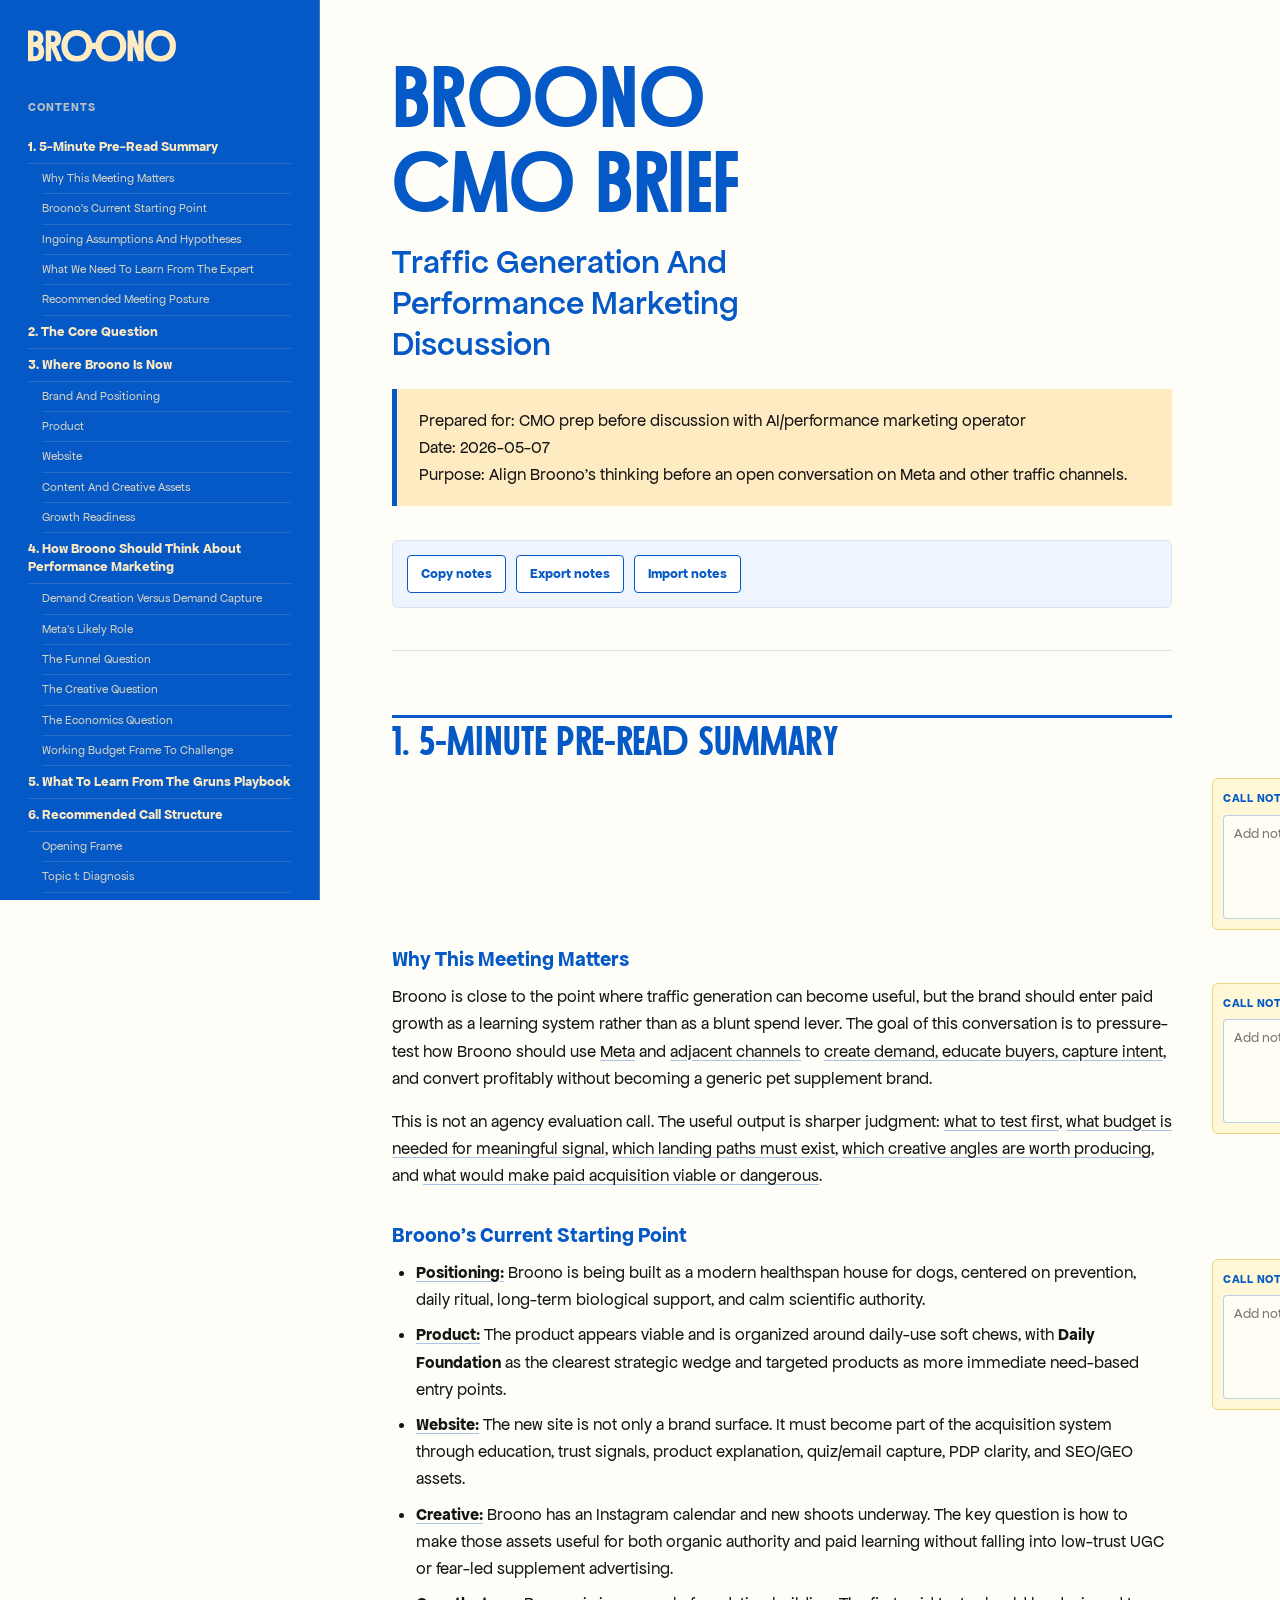
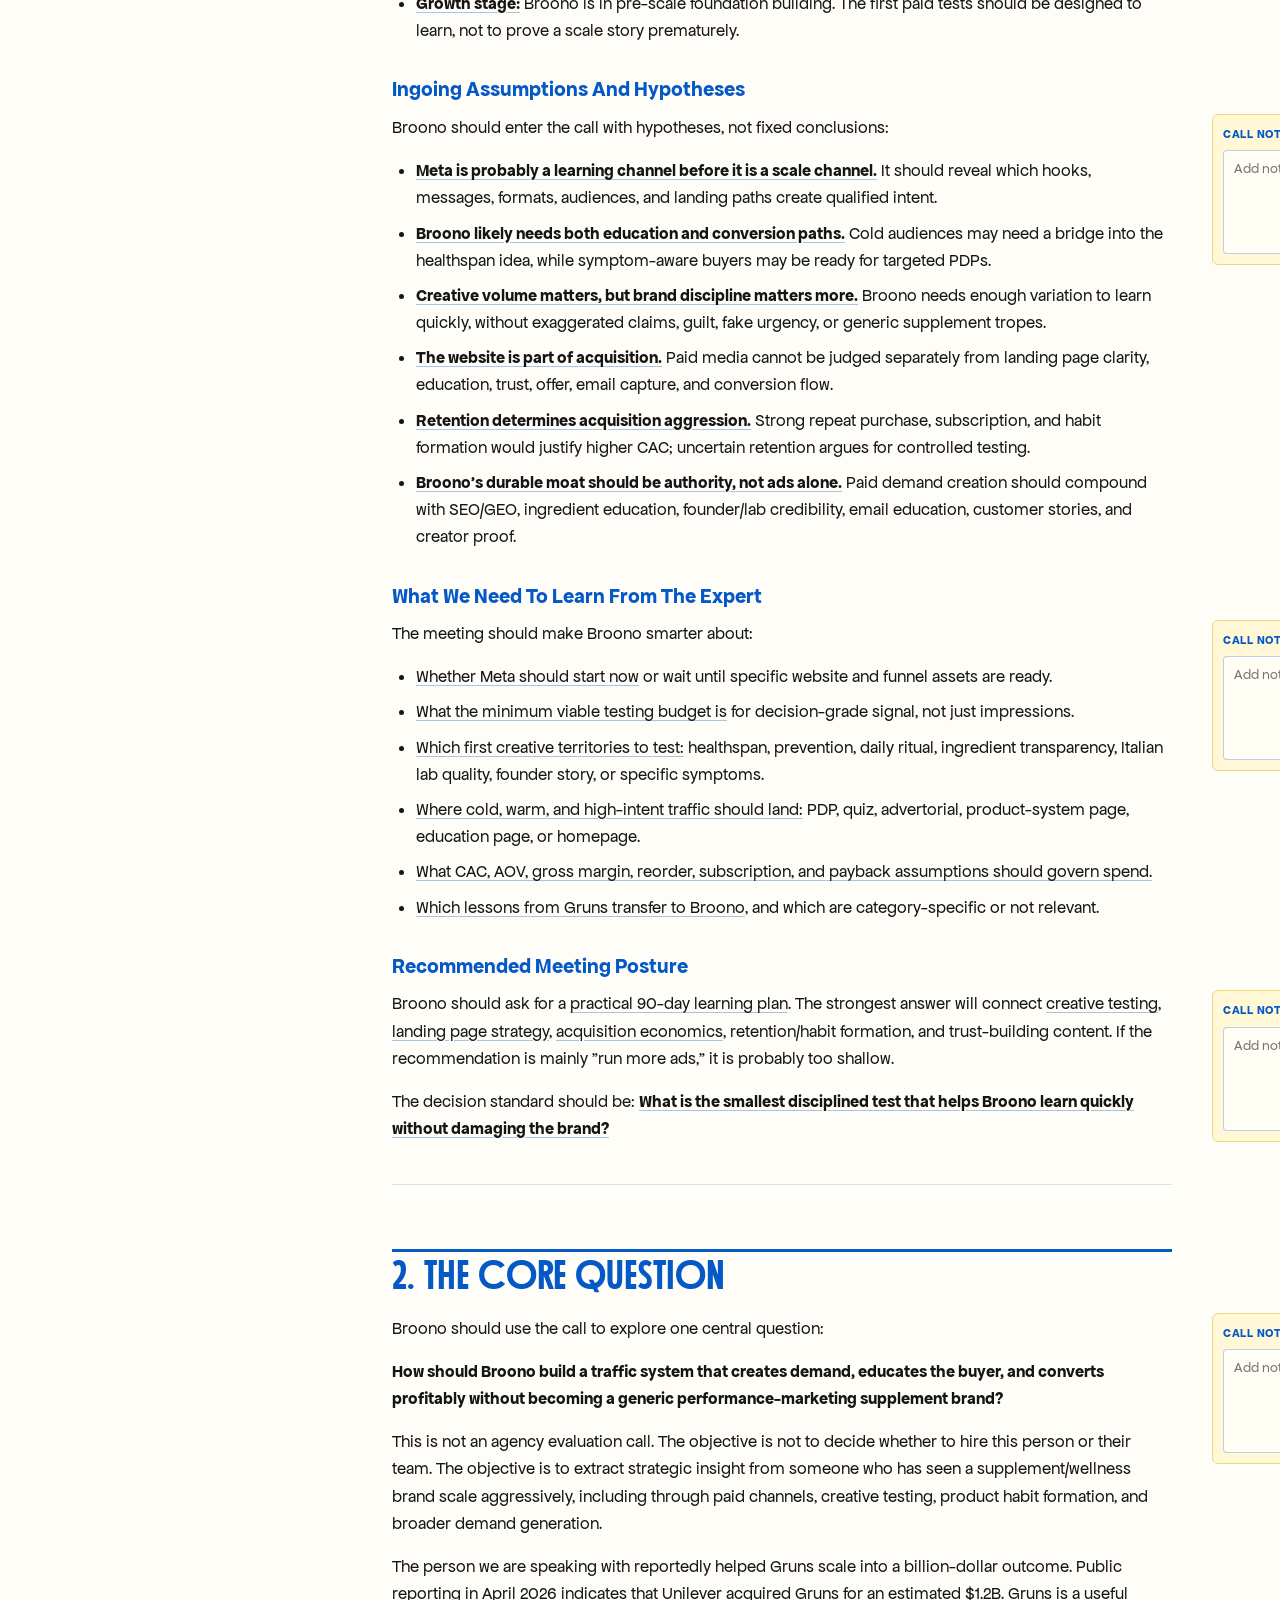
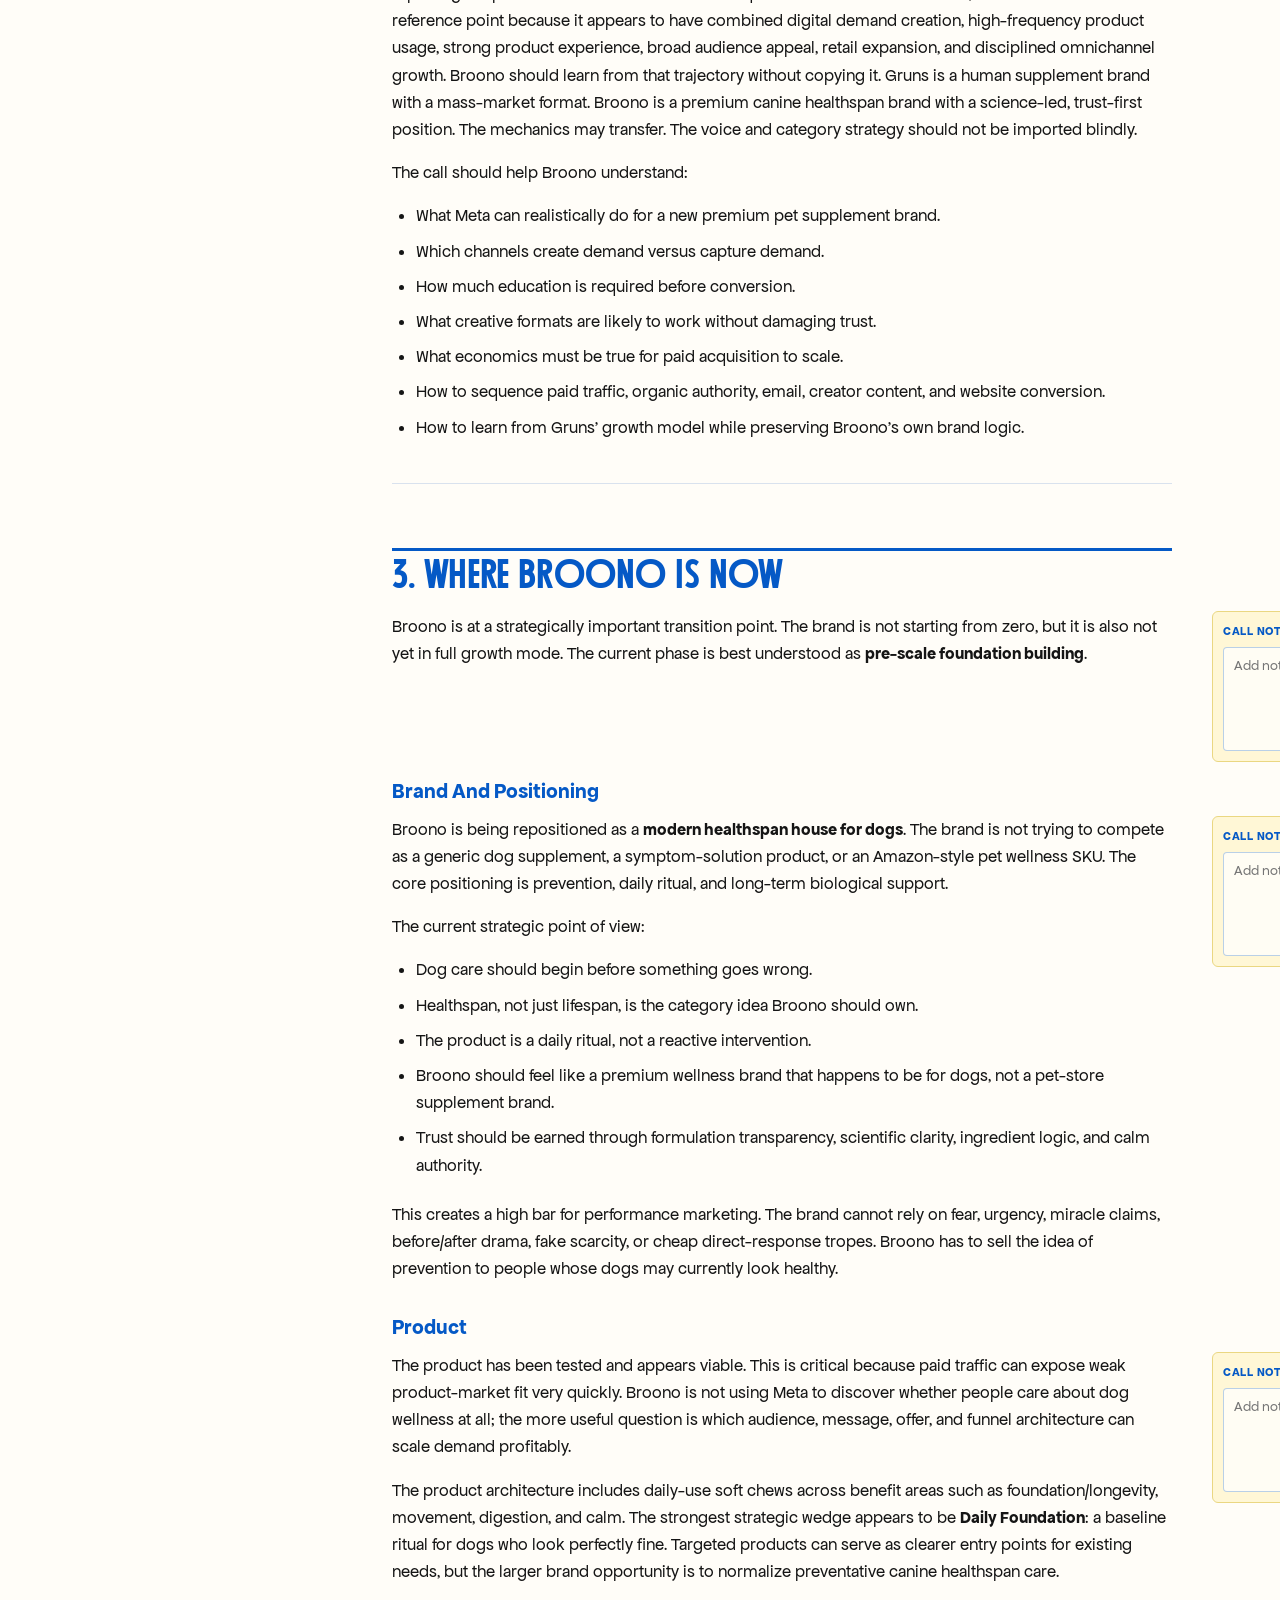
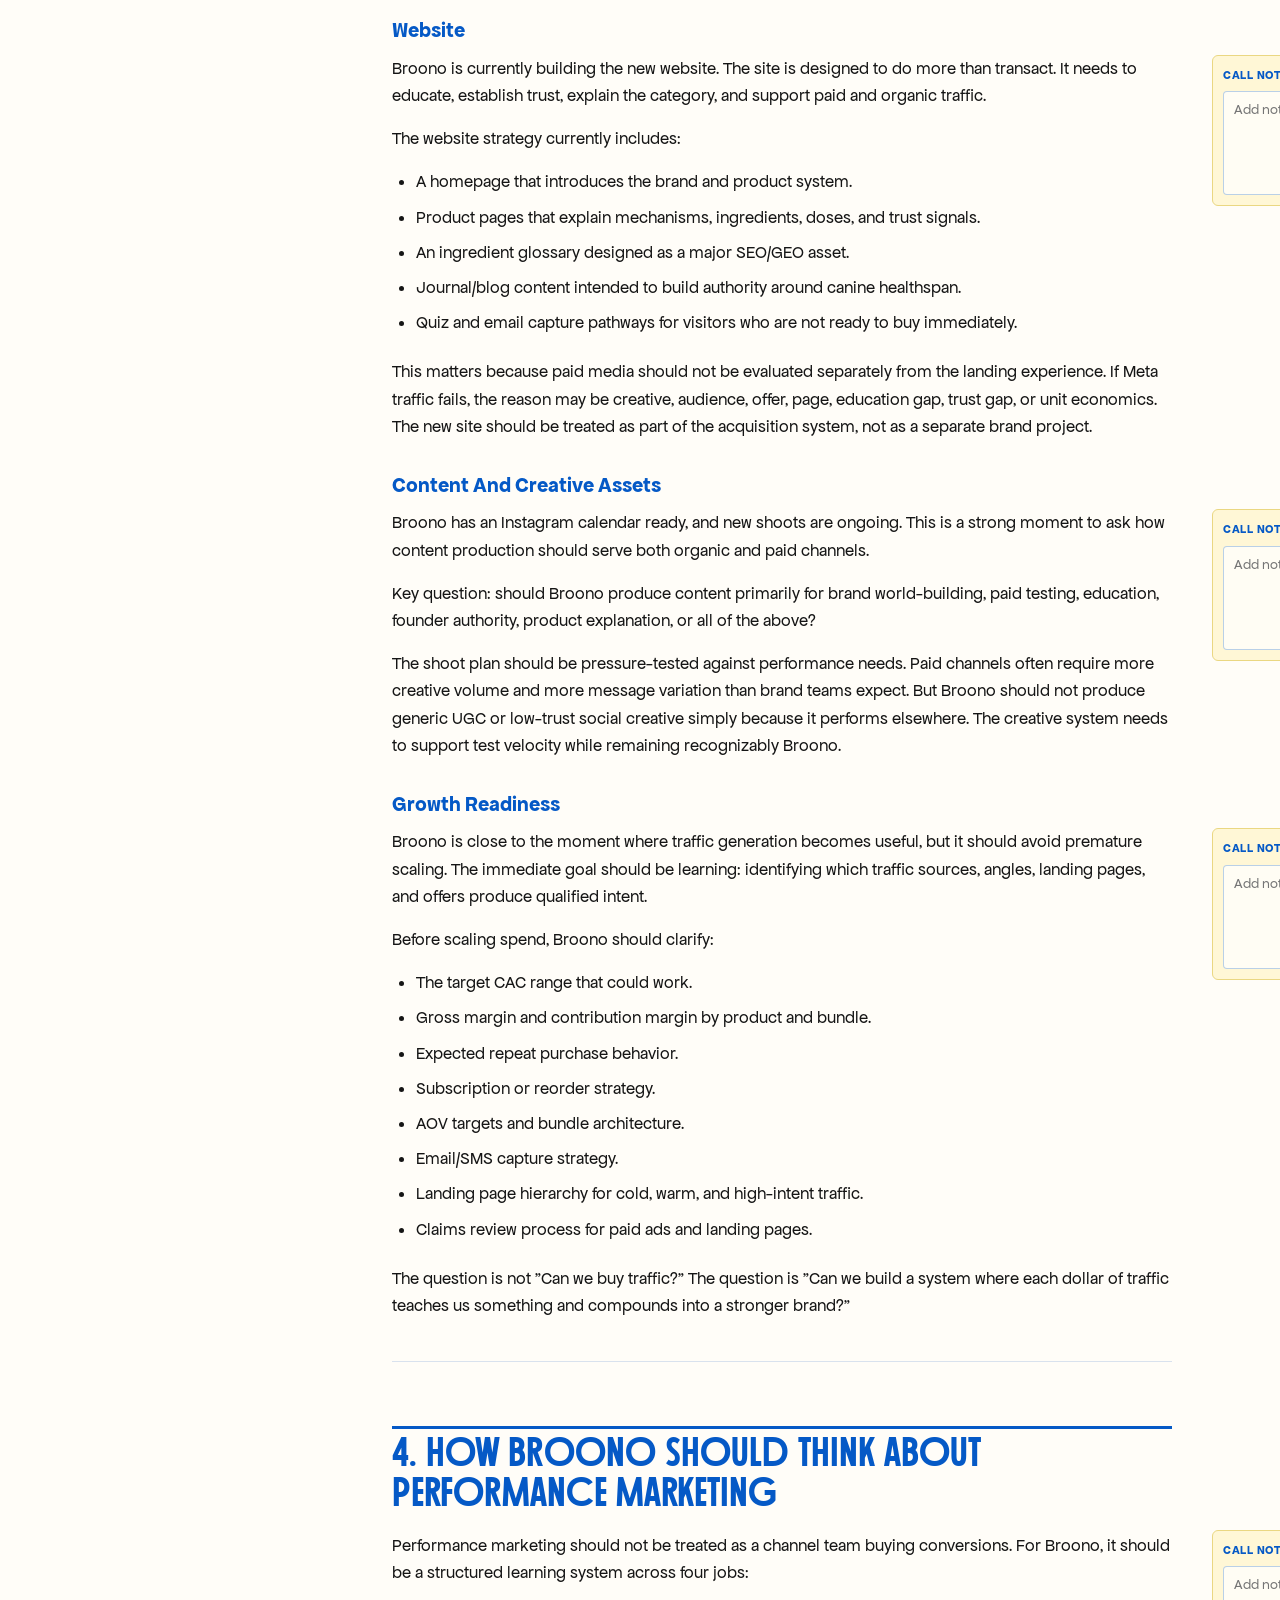
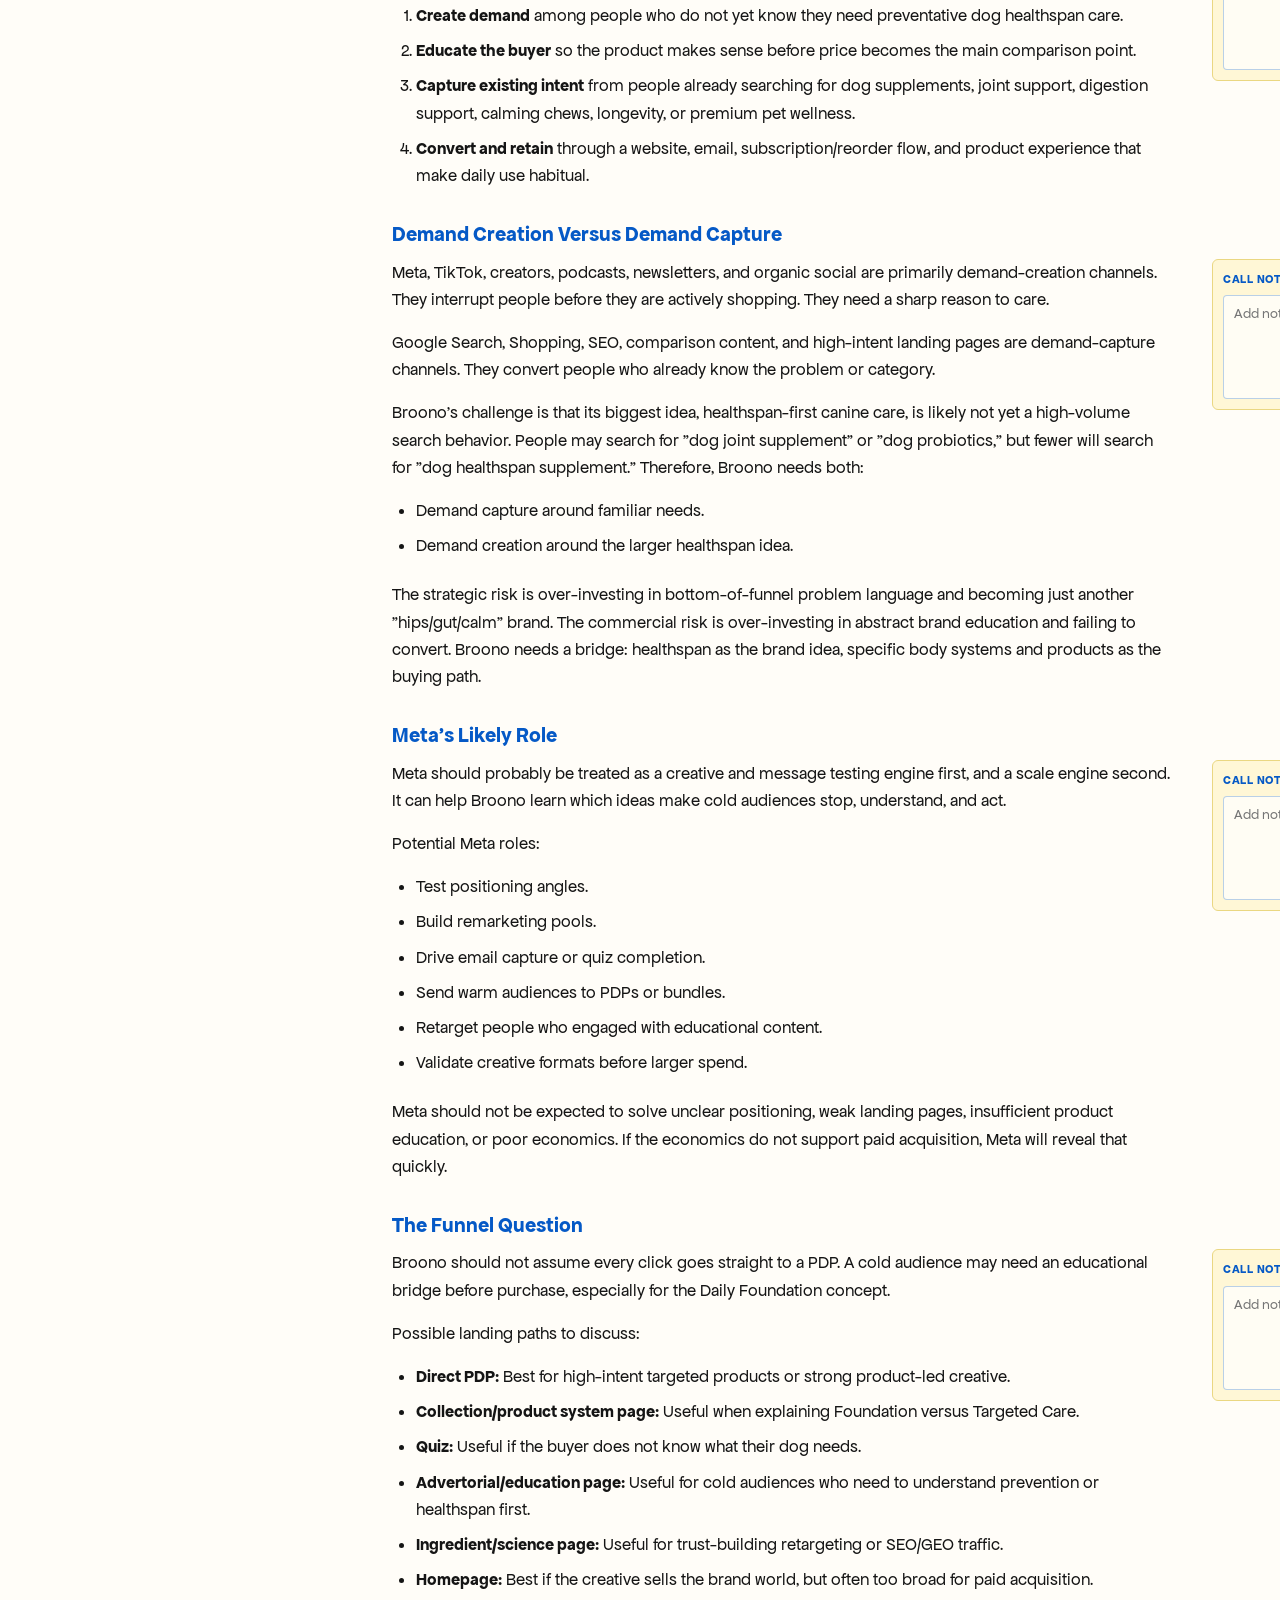
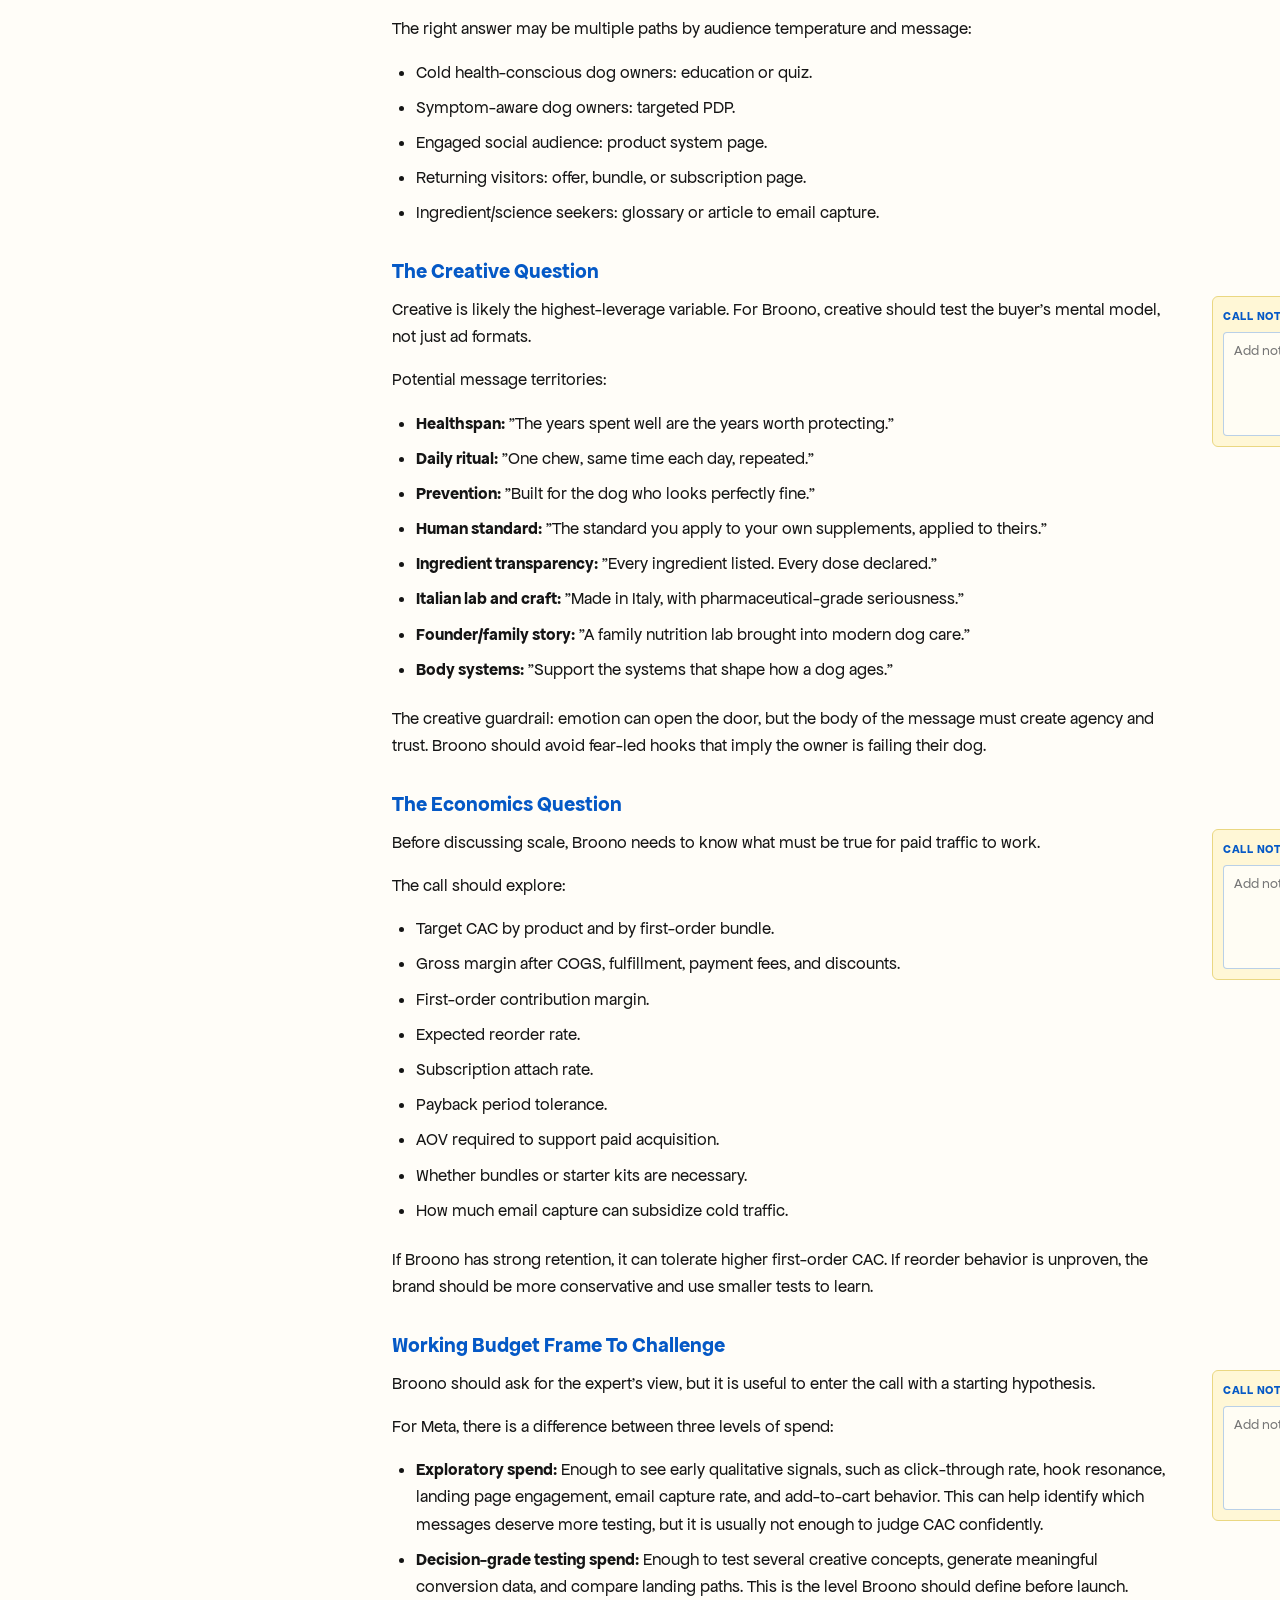
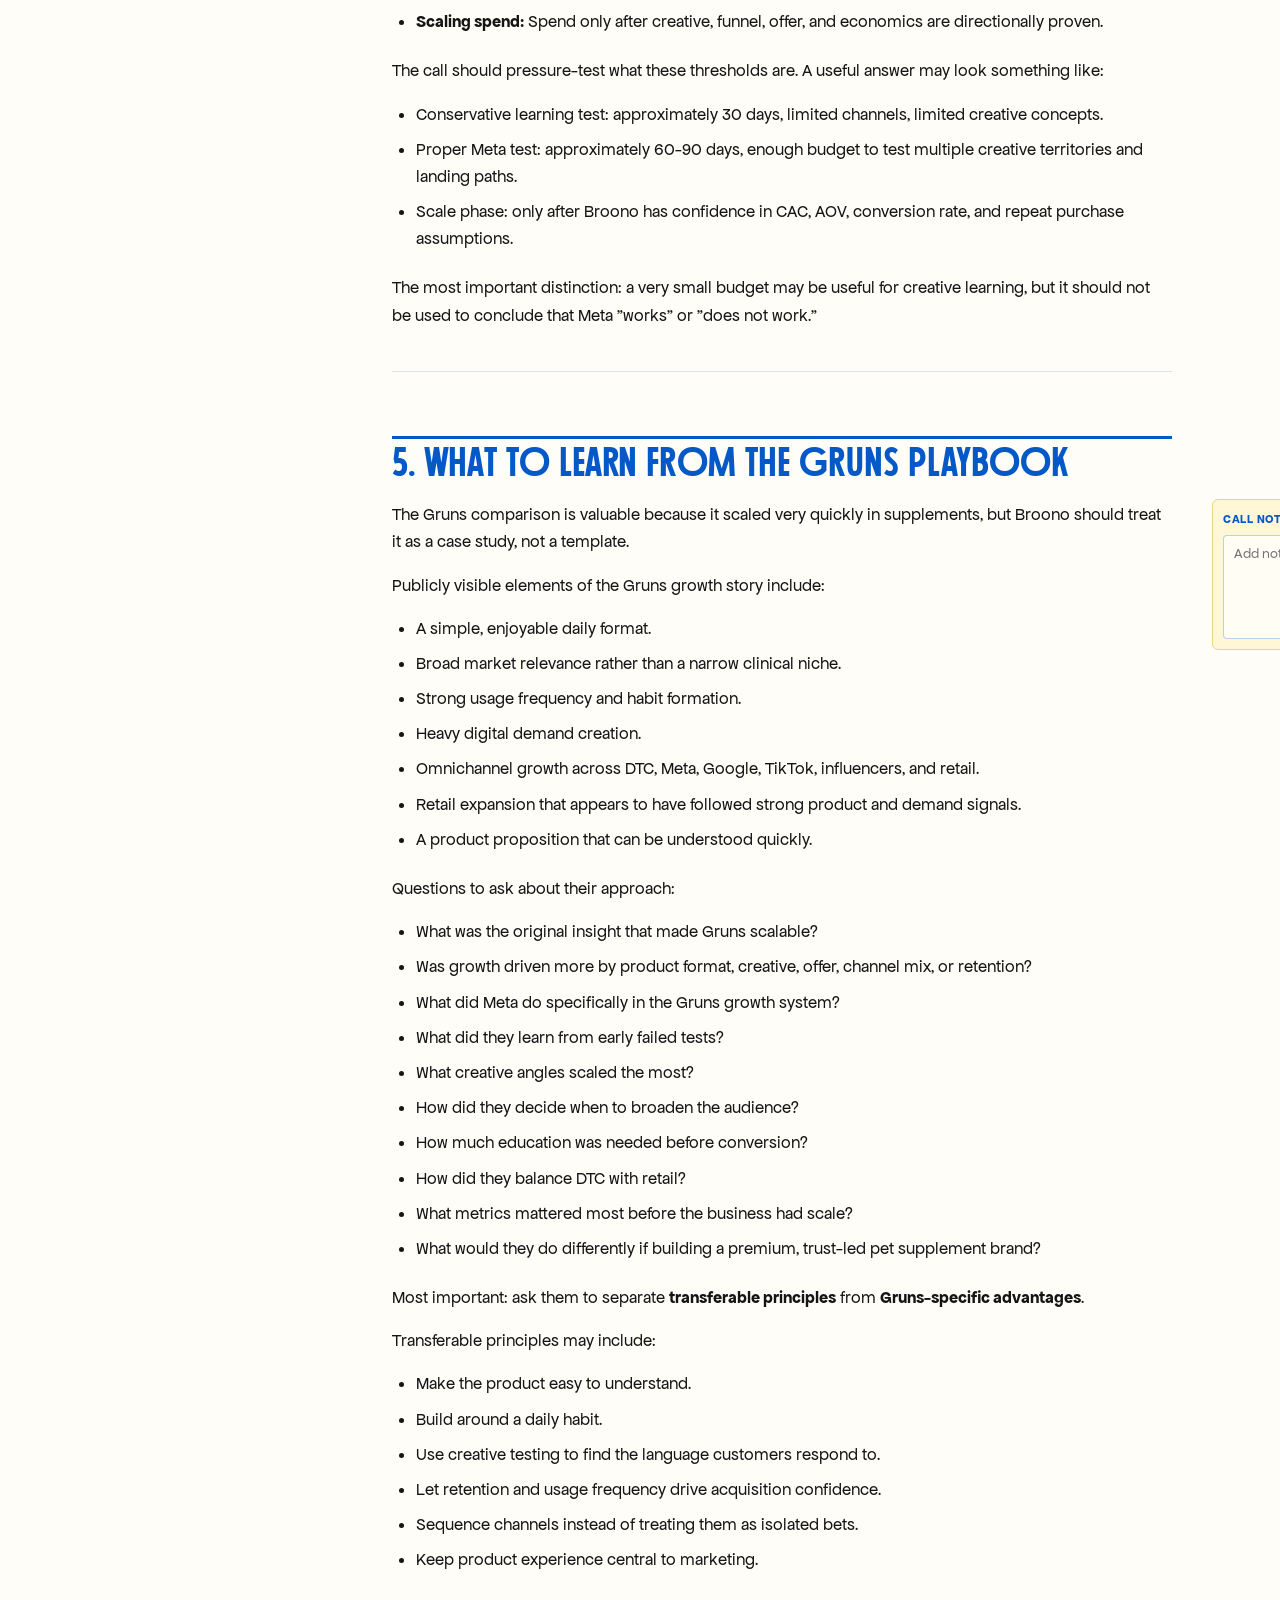
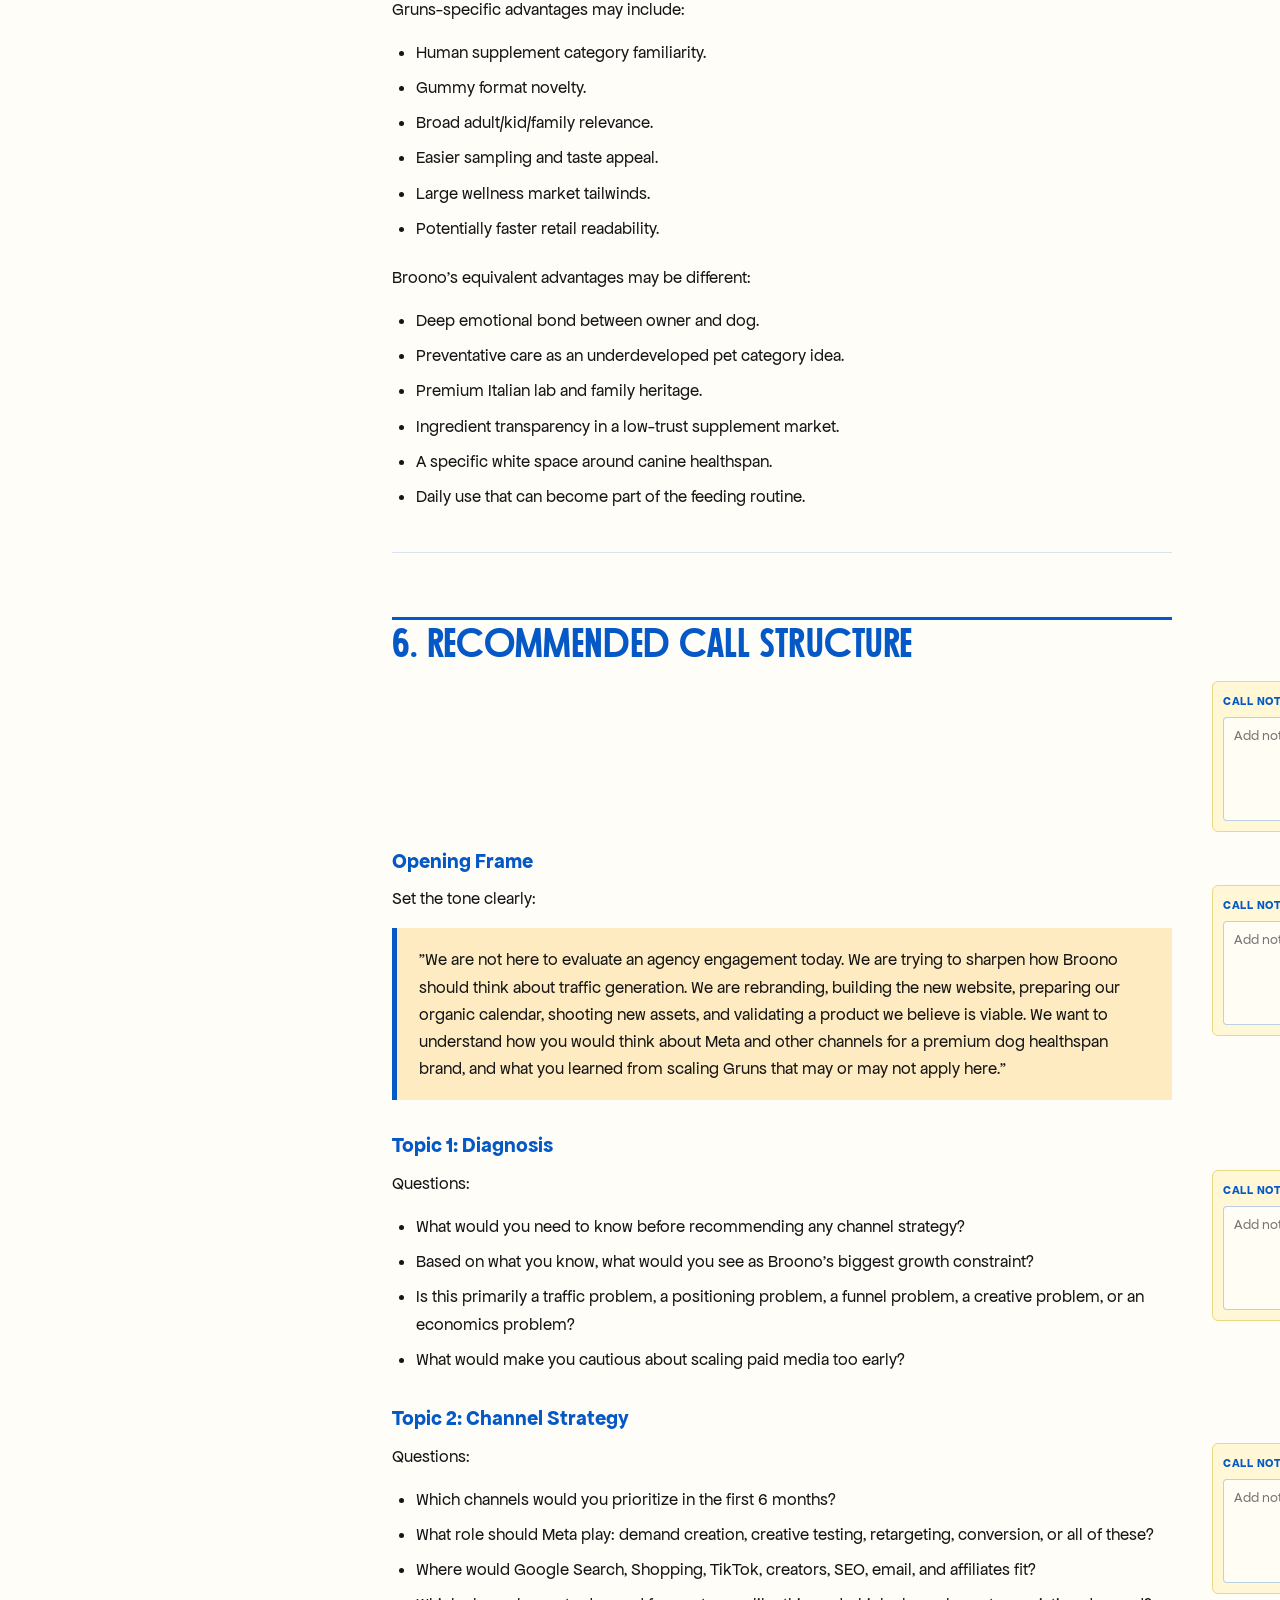
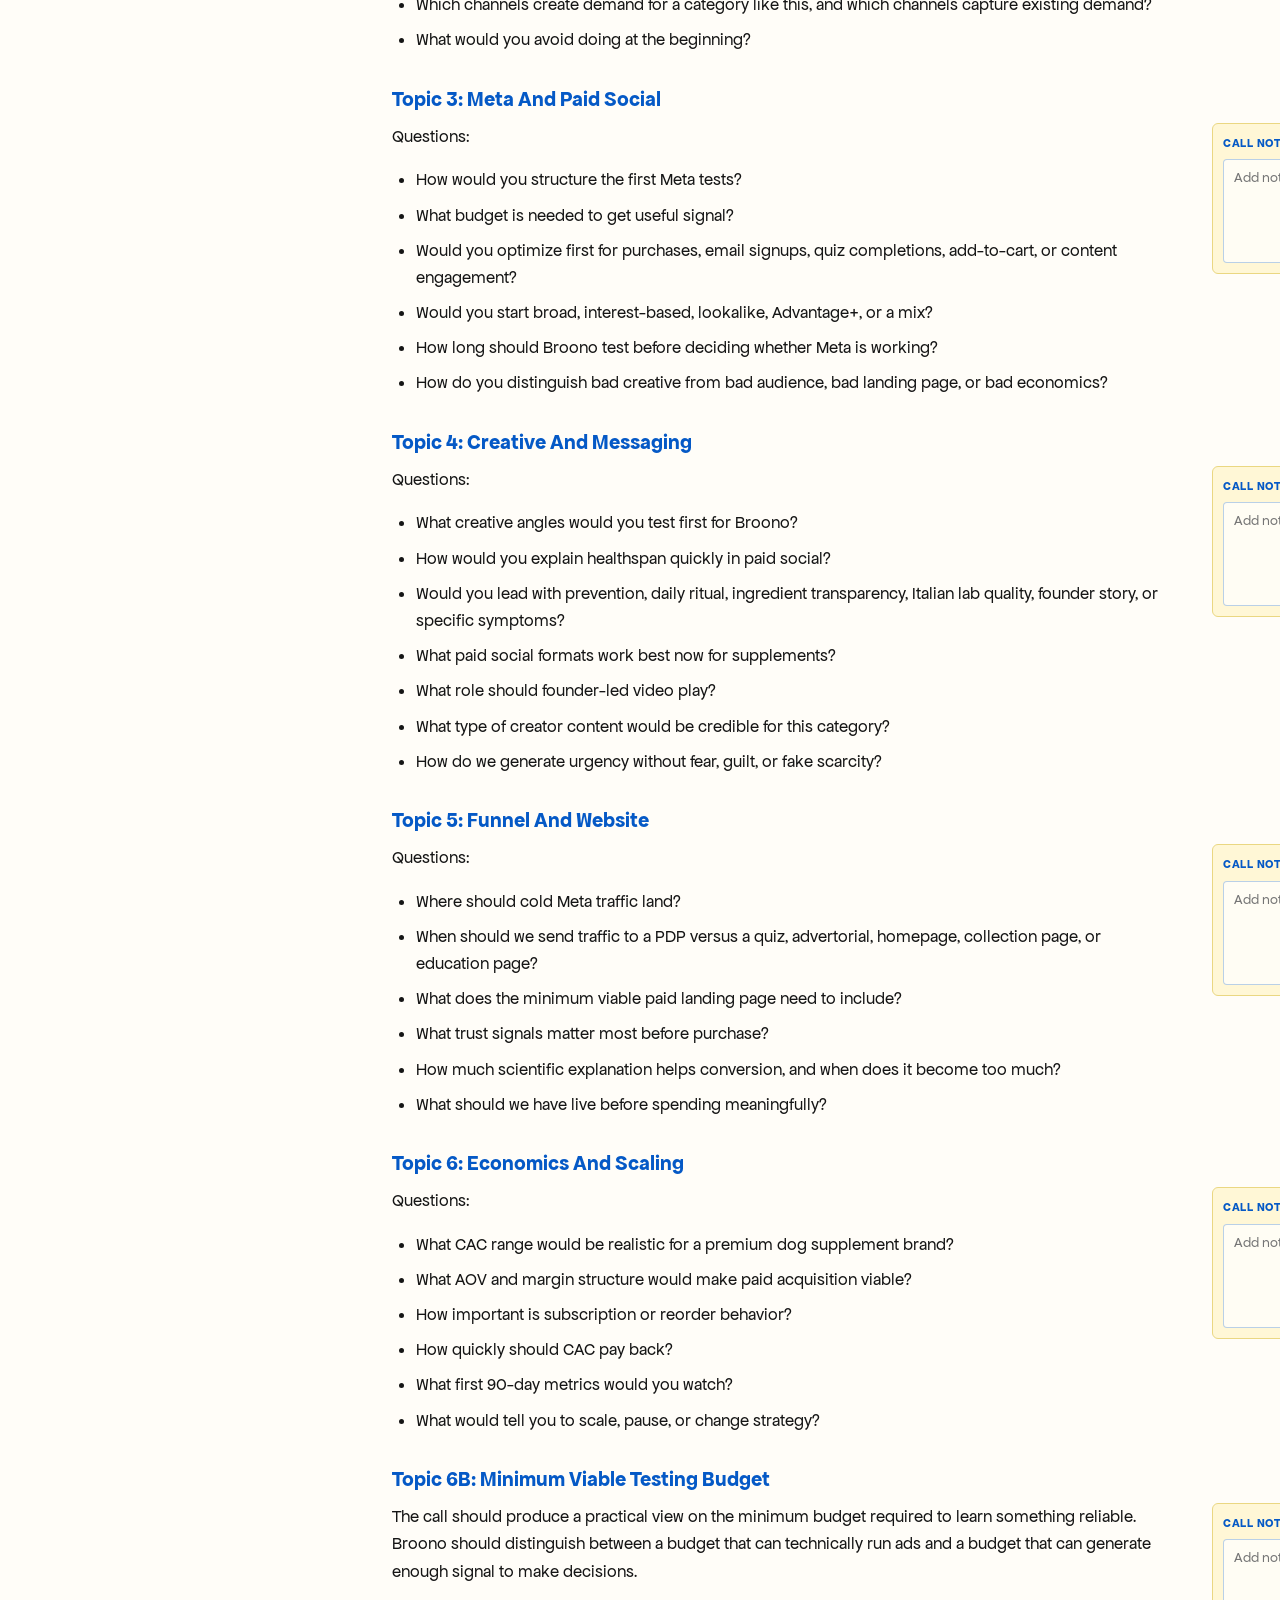
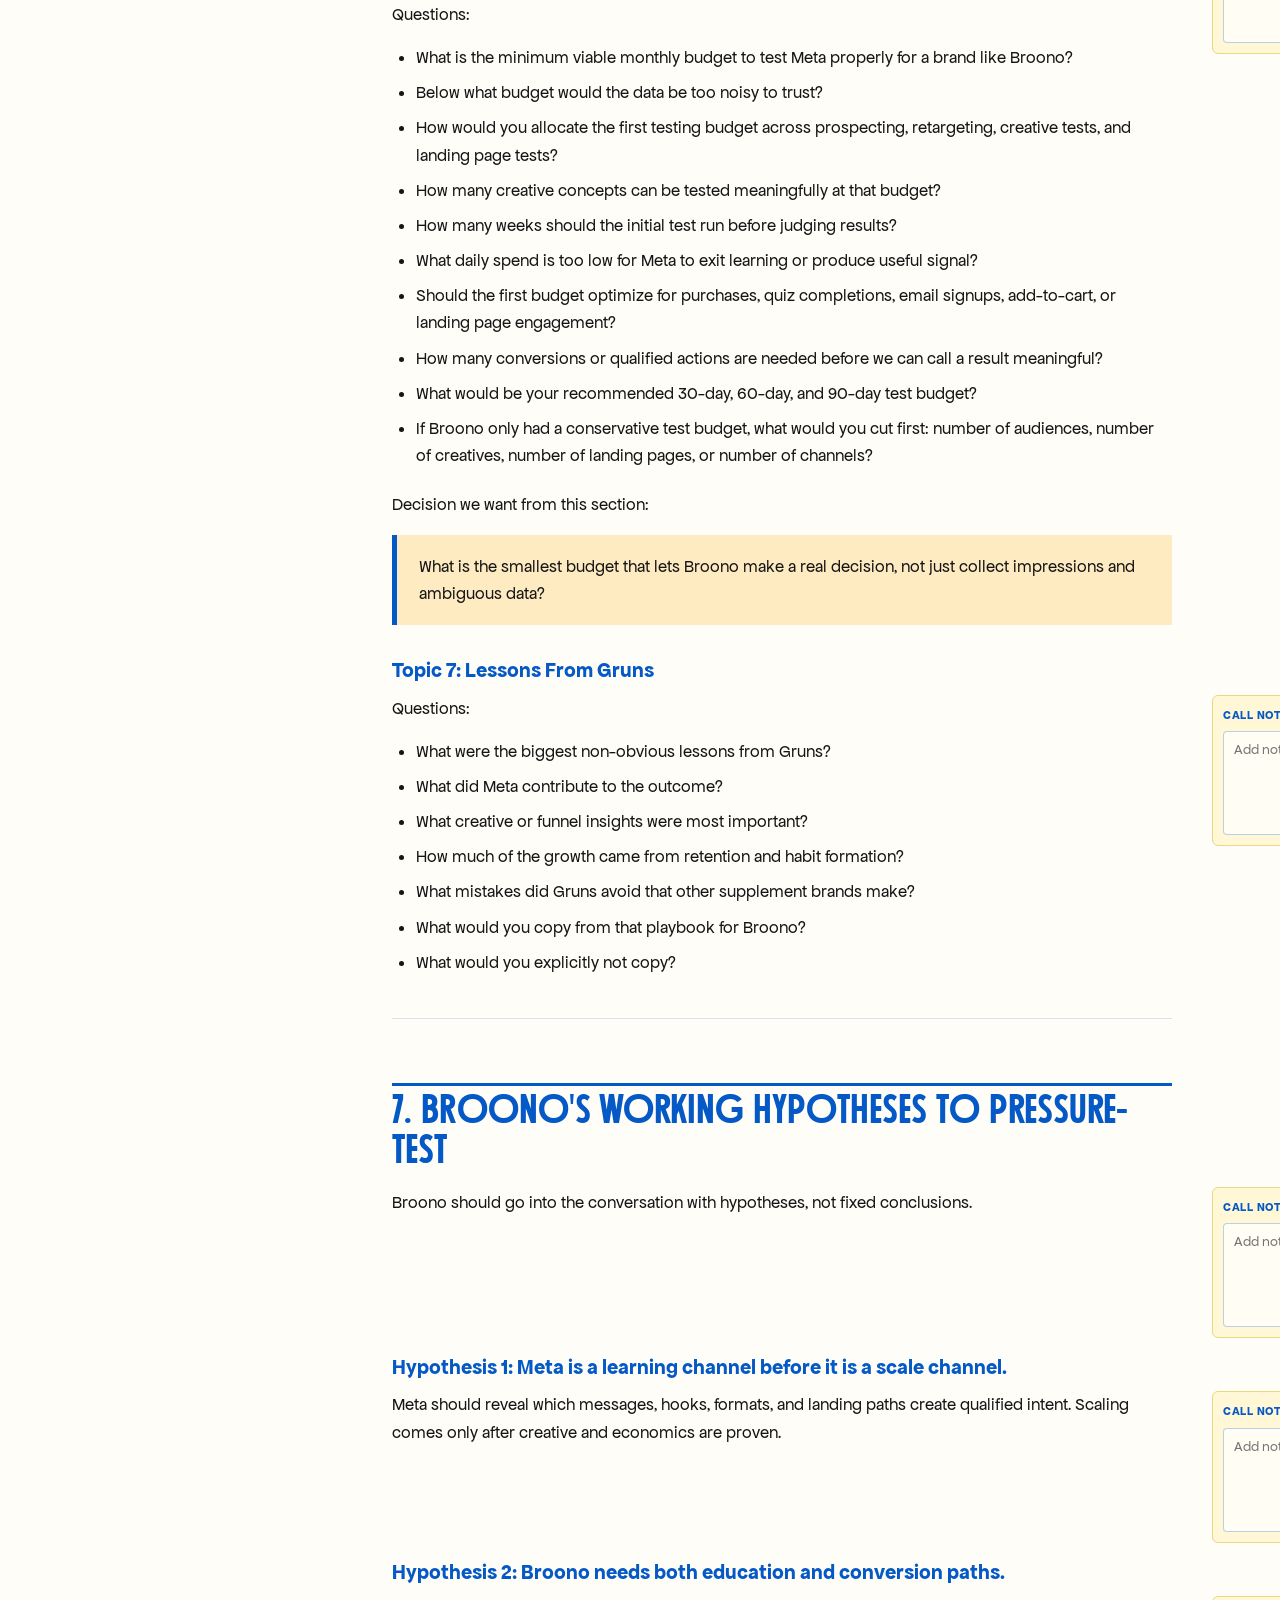
<file: perf-mark-brief.html>
<!doctype html>
<html lang="en">
<head>
  <meta charset="utf-8">
  <meta name="robots" content="noindex, nofollow, noarchive, nosnippet">
  <meta name="viewport" content="width=device-width, initial-scale=1">
  <title>BROONO - Broono CMO Brief: Traffic Generation And Performance Marketing Discussion</title>
  <style>
    @font-face {
      font-family: "Pesto";
      src: url("/assets/fonts/Pesto Mafio Font/pesto_mafio.woff2") format("woff2");
      font-weight: 400;
      font-style: normal;
    }

    @font-face {
      font-family: "ApfelGrotezk";
      src: url("/assets/fonts/apfel-grotezk-main/fonts/ApfelGrotezk-Regular.woff2") format("woff2");
      font-weight: 400;
      font-style: normal;
    }

    @font-face {
      font-family: "ApfelGrotezk";
      src: url("/assets/fonts/apfel-grotezk-main/fonts/ApfelGrotezk-Mittel.woff2") format("woff2");
      font-weight: 500;
      font-style: normal;
    }

    @font-face {
      font-family: "ApfelGrotezk";
      src: url("/assets/fonts/apfel-grotezk-main/fonts/ApfelGrotezk-Fett.woff2") format("woff2");
      font-weight: 700;
      font-style: normal;
    }

    :root {
      --blue: #0559c6;
      --cream: #ffebc2;
      --ink: #151515;
      --muted: #5d6470;
      --line: #d9e2ee;
      --paper: #fffdf8;
      --white: #ffffff;
      --sidebar: 320px;
    }

    * {
      box-sizing: border-box;
    }

    html {
      scroll-padding-top: 32px;
    }

    body {
      margin: 0;
      background: var(--paper);
      color: var(--ink);
      font-family: "ApfelGrotezk", Arial, sans-serif;
      font-size: 17px;
      line-height: 1.6;
    }

    a {
      color: inherit;
      text-decoration-color: rgba(5, 89, 198, 0.35);
      text-underline-offset: 3px;
    }

    .shell {
      display: grid;
      grid-template-columns: var(--sidebar) minmax(0, 1fr);
      min-height: 100vh;
    }

    .sidebar {
      position: sticky;
      top: 0;
      height: 100vh;
      padding: 30px 28px;
      background: var(--blue);
      color: var(--cream);
      overflow-y: auto;
      border-right: 1px solid rgba(255, 235, 194, 0.22);
    }

    .brand {
      display: block;
      width: 148px;
      margin-bottom: 36px;
    }

    .toc-toggle {
      display: none;
    }

    .toc__label {
      margin-bottom: 14px;
      font-size: 12px;
      font-weight: 700;
      letter-spacing: 0.08em;
      text-transform: uppercase;
      opacity: 0.72;
    }

    .toc ol {
      list-style: none;
      margin: 0;
      padding: 0;
    }

    .toc li {
      margin: 0;
      line-height: 1.28;
    }

    .toc a {
      display: block;
      padding: 7px 0;
      color: var(--cream);
      text-decoration: none;
      border-bottom: 1px solid rgba(255, 235, 194, 0.16);
    }

    .toc a:hover {
      color: var(--white);
      border-bottom-color: rgba(255, 255, 255, 0.55);
    }

    .toc__item {
      font-size: 14px;
      font-weight: 700;
    }

    .toc__subitem {
      padding-left: 14px;
      font-size: 12px;
      opacity: 0.84;
    }

    .page {
      max-width: 940px;
      padding: 58px 72px 96px;
    }

    .document {
      width: min(100%, 780px);
    }

    h1, h2, h3, h4 {
      line-height: 1.12;
      color: var(--blue);
    }

    h1 {
      margin: 0 0 20px;
      font-family: "Pesto", Georgia, serif;
      font-size: clamp(42px, 6vw, 76px);
      font-weight: 400;
      max-width: 11ch;
    }

    h2 {
      clear: both;
      margin: 64px 0 18px;
      padding-top: 4px;
      font-family: "Pesto", Georgia, serif;
      font-size: 36px;
      font-weight: 400;
      border-top: 3px solid var(--blue);
    }

    .title-subhead {
      margin: -6px 0 24px;
      padding-top: 0;
      font-family: "ApfelGrotezk", Arial, sans-serif;
      font-size: clamp(24px, 3vw, 34px);
      font-weight: 500;
      line-height: 1.2;
      border-top: 0;
      max-width: 18ch;
    }

    h3 {
      clear: both;
      margin: 34px 0 12px;
      font-size: 21px;
      font-weight: 700;
    }

    .section-note {
      float: right;
      width: 230px;
      margin: 0 -270px 18px 28px;
      padding: 10px;
      background: #fff7d6;
      border: 1px solid #ead782;
      border-radius: 6px;
      color: var(--ink);
    }

    h2 + .section-note {
      margin-top: -2px;
    }

    .section-note__label {
      display: block;
      margin-bottom: 6px;
      color: var(--blue);
      font-size: 12px;
      font-weight: 700;
      letter-spacing: 0.06em;
      text-transform: uppercase;
    }

    .section-note__field {
      display: block;
      width: 100%;
      min-height: 104px;
      resize: vertical;
      padding: 9px 10px;
      border: 1px solid rgba(5, 89, 198, 0.28);
      border-radius: 4px;
      background: rgba(255, 255, 255, 0.72);
      color: var(--ink);
      font: inherit;
      font-size: 14px;
      line-height: 1.35;
    }

    .section-note__field:focus {
      outline: 2px solid rgba(5, 89, 198, 0.28);
      outline-offset: 2px;
      border-color: var(--blue);
      background: var(--white);
    }

    h4 {
      margin: 24px 0 10px;
      font-size: 18px;
    }

    p {
      margin: 0 0 16px;
    }

    ul, ol {
      margin: 0 0 22px;
      padding-left: 24px;
    }

    li {
      margin-bottom: 8px;
    }

    strong {
      font-weight: 700;
    }

    blockquote {
      margin: 0 0 34px;
      padding: 18px 22px;
      background: var(--cream);
      border-left: 5px solid var(--blue);
      color: var(--ink);
    }

    blockquote p {
      margin: 0;
    }

    hr {
      margin: 42px 0;
      border: 0;
      border-top: 1px solid var(--line);
    }

    table {
      width: 100%;
      border-collapse: collapse;
      margin: 24px 0;
      font-size: 15px;
    }

    th, td {
      padding: 10px 12px;
      border: 1px solid var(--line);
      text-align: left;
      vertical-align: top;
    }

    th {
      color: var(--blue);
      background: #eef5ff;
    }

    .document > h1 + blockquote {
      margin-top: 22px;
    }

    .document > h2:first-of-type {
      margin-top: 48px;
    }

    .document > .title-subhead:first-of-type {
      margin-top: -6px;
    }

    .notes-toolbar {
      display: flex;
      flex-wrap: wrap;
      align-items: center;
      gap: 10px;
      margin: 24px 0 34px;
      padding: 14px;
      background: #eef5ff;
      border: 1px solid var(--line);
      border-radius: 6px;
    }

    .notes-toolbar__button {
      display: inline-flex;
      align-items: center;
      justify-content: center;
      min-height: 38px;
      padding: 9px 13px;
      border: 1px solid var(--blue);
      border-radius: 4px;
      background: var(--white);
      color: var(--blue);
      font: inherit;
      font-size: 14px;
      font-weight: 700;
      line-height: 1;
      cursor: pointer;
    }

    .notes-toolbar__button:hover {
      background: var(--blue);
      color: var(--white);
    }

    .notes-toolbar__status {
      min-height: 20px;
      color: var(--muted);
      font-size: 13px;
    }

    .notes-toolbar__file {
      position: absolute;
      width: 1px;
      height: 1px;
      overflow: hidden;
      clip: rect(0, 0, 0, 0);
      white-space: nowrap;
    }

    @media (max-width: 980px) {
      html {
        scroll-padding-top: 92px;
      }

      .shell {
        display: block;
      }

      .sidebar {
        position: sticky;
        z-index: 10;
        height: auto;
        max-height: 42vh;
        padding: 18px 20px;
      }

      .brand {
        width: 118px;
        margin-bottom: 0;
      }

      .toc-toggle {
        display: inline-flex;
        align-items: center;
        justify-content: center;
        min-height: 38px;
        padding: 9px 13px;
        border: 1px solid rgba(255, 235, 194, 0.42);
        border-radius: 4px;
        background: transparent;
        color: var(--cream);
        font: inherit;
        font-size: 13px;
        font-weight: 700;
        line-height: 1;
        cursor: pointer;
      }

      .toc-toggle::after {
        content: "+";
        margin-left: 10px;
        font-size: 16px;
        line-height: 1;
      }

      .sidebar.is-open .toc-toggle::after {
        content: "-";
      }

      .sidebar__top {
        display: flex;
        align-items: center;
        justify-content: space-between;
        gap: 16px;
      }

      .toc {
        display: none;
        margin-top: 18px;
      }

      .sidebar.is-open {
        max-height: 72vh;
      }

      .sidebar.is-open .toc {
        display: block;
      }

      .toc ol {
        columns: 2;
        column-gap: 24px;
      }

      .page {
        padding: 38px 24px 72px;
      }

      .section-note {
        float: none;
        width: 100%;
        margin: 0 0 18px;
      }
    }

    @media (max-width: 640px) {
      body {
        font-size: 16px;
      }

      .sidebar {
        max-height: none;
      }

      .toc ol {
        columns: 1;
      }

      .page {
        padding: 30px 18px 64px;
      }

      h1 {
        font-size: 42px;
      }

      h2 {
        font-size: 30px;
      }
    }
  </style>
</head>
<body>
  <div class="shell">
    <aside class="sidebar">
      <div class="sidebar__top">
        <img class="brand" src="/assets/logo/broono-logo-beige.svg" alt="BROONO">
        <button class="toc-toggle" type="button" aria-expanded="false" aria-controls="document-toc">Contents</button>
      </div>
      <nav class="toc" id="document-toc" aria-label="Document sections">
<div class="toc__label">Contents</div>
<ol>
<li class="toc__item"><a href="#1-5-minute-pre-read-summary">1. 5-Minute Pre-Read Summary</a></li>
<li class="toc__subitem"><a href="#why-this-meeting-matters">Why This Meeting Matters</a></li>
<li class="toc__subitem"><a href="#broonos-current-starting-point">Broono&#x27;s Current Starting Point</a></li>
<li class="toc__subitem"><a href="#ingoing-assumptions-and-hypotheses">Ingoing Assumptions And Hypotheses</a></li>
<li class="toc__subitem"><a href="#what-we-need-to-learn-from-the-expert">What We Need To Learn From The Expert</a></li>
<li class="toc__subitem"><a href="#recommended-meeting-posture">Recommended Meeting Posture</a></li>
<li class="toc__item"><a href="#2-the-core-question">2. The Core Question</a></li>
<li class="toc__item"><a href="#3-where-broono-is-now">3. Where Broono Is Now</a></li>
<li class="toc__subitem"><a href="#brand-and-positioning">Brand And Positioning</a></li>
<li class="toc__subitem"><a href="#product">Product</a></li>
<li class="toc__subitem"><a href="#website">Website</a></li>
<li class="toc__subitem"><a href="#content-and-creative-assets">Content And Creative Assets</a></li>
<li class="toc__subitem"><a href="#growth-readiness">Growth Readiness</a></li>
<li class="toc__item"><a href="#4-how-broono-should-think-about-performance-marketing">4. How Broono Should Think About Performance Marketing</a></li>
<li class="toc__subitem"><a href="#demand-creation-versus-demand-capture">Demand Creation Versus Demand Capture</a></li>
<li class="toc__subitem"><a href="#metas-likely-role">Meta&#x27;s Likely Role</a></li>
<li class="toc__subitem"><a href="#the-funnel-question">The Funnel Question</a></li>
<li class="toc__subitem"><a href="#the-creative-question">The Creative Question</a></li>
<li class="toc__subitem"><a href="#the-economics-question">The Economics Question</a></li>
<li class="toc__subitem"><a href="#working-budget-frame-to-challenge">Working Budget Frame To Challenge</a></li>
<li class="toc__item"><a href="#5-what-to-learn-from-the-gruns-playbook">5. What To Learn From The Gruns Playbook</a></li>
<li class="toc__item"><a href="#6-recommended-call-structure">6. Recommended Call Structure</a></li>
<li class="toc__subitem"><a href="#opening-frame">Opening Frame</a></li>
<li class="toc__subitem"><a href="#topic-1-diagnosis">Topic 1: Diagnosis</a></li>
<li class="toc__subitem"><a href="#topic-2-channel-strategy">Topic 2: Channel Strategy</a></li>
<li class="toc__subitem"><a href="#topic-3-meta-and-paid-social">Topic 3: Meta And Paid Social</a></li>
<li class="toc__subitem"><a href="#topic-4-creative-and-messaging">Topic 4: Creative And Messaging</a></li>
<li class="toc__subitem"><a href="#topic-5-funnel-and-website">Topic 5: Funnel And Website</a></li>
<li class="toc__subitem"><a href="#topic-6-economics-and-scaling">Topic 6: Economics And Scaling</a></li>
<li class="toc__subitem"><a href="#topic-6b-minimum-viable-testing-budget">Topic 6B: Minimum Viable Testing Budget</a></li>
<li class="toc__subitem"><a href="#topic-7-lessons-from-gruns">Topic 7: Lessons From Gruns</a></li>
<li class="toc__item"><a href="#7-broonos-working-hypotheses-to-pressure-test">7. Broono&#x27;s Working Hypotheses To Pressure-Test</a></li>
<li class="toc__subitem"><a href="#hypothesis-1-meta-is-a-learning-channel-before-it-is-a-scale-channel">Hypothesis 1: Meta is a learning channel before it is a scale channel.</a></li>
<li class="toc__subitem"><a href="#hypothesis-2-broono-needs-both-education-and-conversion-paths">Hypothesis 2: Broono needs both education and conversion paths.</a></li>
<li class="toc__subitem"><a href="#hypothesis-3-creative-volume-matters-but-brand-discipline-matters-more">Hypothesis 3: Creative volume matters, but brand discipline matters more.</a></li>
<li class="toc__subitem"><a href="#hypothesis-4-the-website-is-part-of-acquisition-not-only-brand-presentation">Hypothesis 4: The website is part of acquisition, not only brand presentation.</a></li>
<li class="toc__subitem"><a href="#hypothesis-5-retention-determines-how-aggressive-broono-can-be-on-acquisition">Hypothesis 5: Retention determines how aggressive Broono can be on acquisition.</a></li>
<li class="toc__subitem"><a href="#hypothesis-6-broonos-long-term-moat-is-authority-not-only-ads">Hypothesis 6: Broono&#x27;s long-term moat is authority, not only ads.</a></li>
<li class="toc__item"><a href="#8-decisions-we-want-to-be-smarter-about-after-the-call">8. Decisions We Want To Be Smarter About After The Call</a></li>
<li class="toc__item"><a href="#9-recommended-closing-question">9. Recommended Closing Question</a></li>
<li class="toc__item"><a href="#10-appendix-key-hypotheses-and-questions">10. Appendix: Key Hypotheses And Questions</a></li>
<li class="toc__subitem"><a href="#key-hypotheses">Key Hypotheses</a></li>
<li class="toc__subitem"><a href="#core-questions-for-the-call">Core Questions For The Call</a></li>
</ol>
</nav>
    </aside>
    <main class="page">
      <article class="document">
        <h1 id="broono-cmo-brief">Broono CMO Brief</h1>
        <h2 class="title-subhead" id="traffic-generation-and-performance-marketing-discussion">Traffic Generation And Performance Marketing Discussion</h2>
<blockquote>
<p>Prepared for: CMO prep before discussion with AI/performance marketing operator<br />
Date: 2026-05-07<br />
Purpose: Align Broono's thinking before an open conversation on Meta and other traffic channels.</p>
</blockquote>
<div class="notes-toolbar" aria-label="Notes tools">
  <button class="notes-toolbar__button" type="button" id="copy-notes">Copy notes</button>
  <button class="notes-toolbar__button" type="button" id="export-notes">Export notes</button>
  <button class="notes-toolbar__button" type="button" id="import-notes">Import notes</button>
  <input class="notes-toolbar__file" type="file" id="notes-import-file" accept="application/json,.json">
  <span class="notes-toolbar__status" id="notes-status" role="status" aria-live="polite"></span>
</div>
<hr />
<h2 id="1-5-minute-pre-read-summary">1. 5-Minute Pre-Read Summary</h2>
<h3 id="why-this-meeting-matters">Why This Meeting Matters</h3>
<p>Broono is close to the point where traffic generation can become useful, but the brand should enter paid growth as a learning system rather than as a blunt spend lever. The goal of this conversation is to pressure-test how Broono should use <a href="#metas-likely-role">Meta</a> and <a href="#topic-2-channel-strategy">adjacent channels</a> to <a href="#demand-creation-versus-demand-capture">create demand, educate buyers, capture intent</a>, and convert profitably without becoming a generic pet supplement brand.</p>
<p>This is not an agency evaluation call. The useful output is sharper judgment: <a href="#6-recommended-call-structure">what to test first</a>, <a href="#topic-6b-minimum-viable-testing-budget">what budget is needed for meaningful signal</a>, <a href="#the-funnel-question">which landing paths must exist</a>, <a href="#the-creative-question">which creative angles are worth producing</a>, and <a href="#the-economics-question">what would make paid acquisition viable or dangerous</a>.</p>
<h3 id="broonos-current-starting-point">Broono's Current Starting Point</h3>
<ul>
<li><strong><a href="#brand-and-positioning">Positioning:</a></strong> Broono is being built as a modern healthspan house for dogs, centered on prevention, daily ritual, long-term biological support, and calm scientific authority.</li>
<li><strong><a href="#product">Product:</a></strong> The product appears viable and is organized around daily-use soft chews, with <strong>Daily Foundation</strong> as the clearest strategic wedge and targeted products as more immediate need-based entry points.</li>
<li><strong><a href="#website">Website:</a></strong> The new site is not only a brand surface. It must become part of the acquisition system through education, trust signals, product explanation, quiz/email capture, PDP clarity, and SEO/GEO assets.</li>
<li><strong><a href="#content-and-creative-assets">Creative:</a></strong> Broono has an Instagram calendar and new shoots underway. The key question is how to make those assets useful for both organic authority and paid learning without falling into low-trust UGC or fear-led supplement advertising.</li>
<li><strong><a href="#growth-readiness">Growth stage:</a></strong> Broono is in pre-scale foundation building. The first paid tests should be designed to learn, not to prove a scale story prematurely.</li>
</ul>
<h3 id="ingoing-assumptions-and-hypotheses">Ingoing Assumptions And Hypotheses</h3>
<p>Broono should enter the call with hypotheses, not fixed conclusions:</p>
<ul>
<li><strong><a href="#hypothesis-1-meta-is-a-learning-channel-before-it-is-a-scale-channel">Meta is probably a learning channel before it is a scale channel.</a></strong> It should reveal which hooks, messages, formats, audiences, and landing paths create qualified intent.</li>
<li><strong><a href="#hypothesis-2-broono-needs-both-education-and-conversion-paths">Broono likely needs both education and conversion paths.</a></strong> Cold audiences may need a bridge into the healthspan idea, while symptom-aware buyers may be ready for targeted PDPs.</li>
<li><strong><a href="#hypothesis-3-creative-volume-matters-but-brand-discipline-matters-more">Creative volume matters, but brand discipline matters more.</a></strong> Broono needs enough variation to learn quickly, without exaggerated claims, guilt, fake urgency, or generic supplement tropes.</li>
<li><strong><a href="#hypothesis-4-the-website-is-part-of-acquisition-not-only-brand-presentation">The website is part of acquisition.</a></strong> Paid media cannot be judged separately from landing page clarity, education, trust, offer, email capture, and conversion flow.</li>
<li><strong><a href="#hypothesis-5-retention-determines-how-aggressive-broono-can-be-on-acquisition">Retention determines acquisition aggression.</a></strong> Strong repeat purchase, subscription, and habit formation would justify higher CAC; uncertain retention argues for controlled testing.</li>
<li><strong><a href="#hypothesis-6-broonos-long-term-moat-is-authority-not-only-ads">Broono's durable moat should be authority, not ads alone.</a></strong> Paid demand creation should compound with SEO/GEO, ingredient education, founder/lab credibility, email education, customer stories, and creator proof.</li>
</ul>
<h3 id="what-we-need-to-learn-from-the-expert">What We Need To Learn From The Expert</h3>
<p>The meeting should make Broono smarter about:</p>
<ul>
<li><a href="#topic-3-meta-and-paid-social">Whether Meta should start now</a> or wait until specific website and funnel assets are ready.</li>
<li><a href="#topic-6b-minimum-viable-testing-budget">What the minimum viable testing budget is</a> for decision-grade signal, not just impressions.</li>
<li><a href="#topic-4-creative-and-messaging">Which first creative territories to test:</a> healthspan, prevention, daily ritual, ingredient transparency, Italian lab quality, founder story, or specific symptoms.</li>
<li><a href="#topic-5-funnel-and-website">Where cold, warm, and high-intent traffic should land:</a> PDP, quiz, advertorial, product-system page, education page, or homepage.</li>
<li><a href="#topic-6-economics-and-scaling">What CAC, AOV, gross margin, reorder, subscription, and payback assumptions should govern spend.</a></li>
<li><a href="#topic-7-lessons-from-gruns">Which lessons from Gruns transfer to Broono</a>, and which are category-specific or not relevant.</li>
</ul>
<h3 id="recommended-meeting-posture">Recommended Meeting Posture</h3>
<p>Broono should ask for a <a href="#6-recommended-call-structure">practical 90-day learning plan</a>. The strongest answer will connect <a href="#the-creative-question">creative testing</a>, <a href="#the-funnel-question">landing page strategy</a>, <a href="#the-economics-question">acquisition economics</a>, retention/habit formation, and trust-building content. If the recommendation is mainly "run more ads," it is probably too shallow.</p>
<p>The decision standard should be: <strong><a href="#8-decisions-we-want-to-be-smarter-about-after-the-call">What is the smallest disciplined test that helps Broono learn quickly without damaging the brand?</a></strong></p>
<hr />
<h2 id="2-the-core-question">2. The Core Question</h2>
<p>Broono should use the call to explore one central question:</p>
<p><strong>How should Broono build a traffic system that creates demand, educates the buyer, and converts profitably without becoming a generic performance-marketing supplement brand?</strong></p>
<p>This is not an agency evaluation call. The objective is not to decide whether to hire this person or their team. The objective is to extract strategic insight from someone who has seen a supplement/wellness brand scale aggressively, including through paid channels, creative testing, product habit formation, and broader demand generation.</p>
<p>The person we are speaking with reportedly helped Gruns scale into a billion-dollar outcome. Public reporting in April 2026 indicates that Unilever acquired Gruns for an estimated $1.2B. Gruns is a useful reference point because it appears to have combined digital demand creation, high-frequency product usage, strong product experience, broad audience appeal, retail expansion, and disciplined omnichannel growth. Broono should learn from that trajectory without copying it. Gruns is a human supplement brand with a mass-market format. Broono is a premium canine healthspan brand with a science-led, trust-first position. The mechanics may transfer. The voice and category strategy should not be imported blindly.</p>
<p>The call should help Broono understand:</p>
<ul>
<li>What Meta can realistically do for a new premium pet supplement brand.</li>
<li>Which channels create demand versus capture demand.</li>
<li>How much education is required before conversion.</li>
<li>What creative formats are likely to work without damaging trust.</li>
<li>What economics must be true for paid acquisition to scale.</li>
<li>How to sequence paid traffic, organic authority, email, creator content, and website conversion.</li>
<li>How to learn from Gruns' growth model while preserving Broono's own brand logic.</li>
</ul>
<hr />
<h2 id="3-where-broono-is-now">3. Where Broono Is Now</h2>
<p>Broono is at a strategically important transition point. The brand is not starting from zero, but it is also not yet in full growth mode. The current phase is best understood as <strong>pre-scale foundation building</strong>.</p>
<h3 id="brand-and-positioning">Brand And Positioning</h3>
<p>Broono is being repositioned as a <strong>modern healthspan house for dogs</strong>. The brand is not trying to compete as a generic dog supplement, a symptom-solution product, or an Amazon-style pet wellness SKU. The core positioning is prevention, daily ritual, and long-term biological support.</p>
<p>The current strategic point of view:</p>
<ul>
<li>Dog care should begin before something goes wrong.</li>
<li>Healthspan, not just lifespan, is the category idea Broono should own.</li>
<li>The product is a daily ritual, not a reactive intervention.</li>
<li>Broono should feel like a premium wellness brand that happens to be for dogs, not a pet-store supplement brand.</li>
<li>Trust should be earned through formulation transparency, scientific clarity, ingredient logic, and calm authority.</li>
</ul>
<p>This creates a high bar for performance marketing. The brand cannot rely on fear, urgency, miracle claims, before/after drama, fake scarcity, or cheap direct-response tropes. Broono has to sell the idea of prevention to people whose dogs may currently look healthy.</p>
<h3 id="product">Product</h3>
<p>The product has been tested and appears viable. This is critical because paid traffic can expose weak product-market fit very quickly. Broono is not using Meta to discover whether people care about dog wellness at all; the more useful question is which audience, message, offer, and funnel architecture can scale demand profitably.</p>
<p>The product architecture includes daily-use soft chews across benefit areas such as foundation/longevity, movement, digestion, and calm. The strongest strategic wedge appears to be <strong>Daily Foundation</strong>: a baseline ritual for dogs who look perfectly fine. Targeted products can serve as clearer entry points for existing needs, but the larger brand opportunity is to normalize preventative canine healthspan care.</p>
<h3 id="website">Website</h3>
<p>Broono is currently building the new website. The site is designed to do more than transact. It needs to educate, establish trust, explain the category, and support paid and organic traffic.</p>
<p>The website strategy currently includes:</p>
<ul>
<li>A homepage that introduces the brand and product system.</li>
<li>Product pages that explain mechanisms, ingredients, doses, and trust signals.</li>
<li>An ingredient glossary designed as a major SEO/GEO asset.</li>
<li>Journal/blog content intended to build authority around canine healthspan.</li>
<li>Quiz and email capture pathways for visitors who are not ready to buy immediately.</li>
</ul>
<p>This matters because paid media should not be evaluated separately from the landing experience. If Meta traffic fails, the reason may be creative, audience, offer, page, education gap, trust gap, or unit economics. The new site should be treated as part of the acquisition system, not as a separate brand project.</p>
<h3 id="content-and-creative-assets">Content And Creative Assets</h3>
<p>Broono has an Instagram calendar ready, and new shoots are ongoing. This is a strong moment to ask how content production should serve both organic and paid channels.</p>
<p>Key question: should Broono produce content primarily for brand world-building, paid testing, education, founder authority, product explanation, or all of the above?</p>
<p>The shoot plan should be pressure-tested against performance needs. Paid channels often require more creative volume and more message variation than brand teams expect. But Broono should not produce generic UGC or low-trust social creative simply because it performs elsewhere. The creative system needs to support test velocity while remaining recognizably Broono.</p>
<h3 id="growth-readiness">Growth Readiness</h3>
<p>Broono is close to the moment where traffic generation becomes useful, but it should avoid premature scaling. The immediate goal should be learning: identifying which traffic sources, angles, landing pages, and offers produce qualified intent.</p>
<p>Before scaling spend, Broono should clarify:</p>
<ul>
<li>The target CAC range that could work.</li>
<li>Gross margin and contribution margin by product and bundle.</li>
<li>Expected repeat purchase behavior.</li>
<li>Subscription or reorder strategy.</li>
<li>AOV targets and bundle architecture.</li>
<li>Email/SMS capture strategy.</li>
<li>Landing page hierarchy for cold, warm, and high-intent traffic.</li>
<li>Claims review process for paid ads and landing pages.</li>
</ul>
<p>The question is not "Can we buy traffic?" The question is "Can we build a system where each dollar of traffic teaches us something and compounds into a stronger brand?"</p>
<hr />
<h2 id="4-how-broono-should-think-about-performance-marketing">4. How Broono Should Think About Performance Marketing</h2>
<p>Performance marketing should not be treated as a channel team buying conversions. For Broono, it should be a structured learning system across four jobs:</p>
<ol>
<li><strong>Create demand</strong> among people who do not yet know they need preventative dog healthspan care.</li>
<li><strong>Educate the buyer</strong> so the product makes sense before price becomes the main comparison point.</li>
<li><strong>Capture existing intent</strong> from people already searching for dog supplements, joint support, digestion support, calming chews, longevity, or premium pet wellness.</li>
<li><strong>Convert and retain</strong> through a website, email, subscription/reorder flow, and product experience that make daily use habitual.</li>
</ol>
<h3 id="demand-creation-versus-demand-capture">Demand Creation Versus Demand Capture</h3>
<p>Meta, TikTok, creators, podcasts, newsletters, and organic social are primarily demand-creation channels. They interrupt people before they are actively shopping. They need a sharp reason to care.</p>
<p>Google Search, Shopping, SEO, comparison content, and high-intent landing pages are demand-capture channels. They convert people who already know the problem or category.</p>
<p>Broono's challenge is that its biggest idea, healthspan-first canine care, is likely not yet a high-volume search behavior. People may search for "dog joint supplement" or "dog probiotics," but fewer will search for "dog healthspan supplement." Therefore, Broono needs both:</p>
<ul>
<li>Demand capture around familiar needs.</li>
<li>Demand creation around the larger healthspan idea.</li>
</ul>
<p>The strategic risk is over-investing in bottom-of-funnel problem language and becoming just another "hips/gut/calm" brand. The commercial risk is over-investing in abstract brand education and failing to convert. Broono needs a bridge: healthspan as the brand idea, specific body systems and products as the buying path.</p>
<h3 id="metas-likely-role">Meta's Likely Role</h3>
<p>Meta should probably be treated as a creative and message testing engine first, and a scale engine second. It can help Broono learn which ideas make cold audiences stop, understand, and act.</p>
<p>Potential Meta roles:</p>
<ul>
<li>Test positioning angles.</li>
<li>Build remarketing pools.</li>
<li>Drive email capture or quiz completion.</li>
<li>Send warm audiences to PDPs or bundles.</li>
<li>Retarget people who engaged with educational content.</li>
<li>Validate creative formats before larger spend.</li>
</ul>
<p>Meta should not be expected to solve unclear positioning, weak landing pages, insufficient product education, or poor economics. If the economics do not support paid acquisition, Meta will reveal that quickly.</p>
<h3 id="the-funnel-question">The Funnel Question</h3>
<p>Broono should not assume every click goes straight to a PDP. A cold audience may need an educational bridge before purchase, especially for the Daily Foundation concept.</p>
<p>Possible landing paths to discuss:</p>
<ul>
<li><strong>Direct PDP:</strong> Best for high-intent targeted products or strong product-led creative.</li>
<li><strong>Collection/product system page:</strong> Useful when explaining Foundation versus Targeted Care.</li>
<li><strong>Quiz:</strong> Useful if the buyer does not know what their dog needs.</li>
<li><strong>Advertorial/education page:</strong> Useful for cold audiences who need to understand prevention or healthspan first.</li>
<li><strong>Ingredient/science page:</strong> Useful for trust-building retargeting or SEO/GEO traffic.</li>
<li><strong>Homepage:</strong> Best if the creative sells the brand world, but often too broad for paid acquisition.</li>
</ul>
<p>The right answer may be multiple paths by audience temperature and message:</p>
<ul>
<li>Cold health-conscious dog owners: education or quiz.</li>
<li>Symptom-aware dog owners: targeted PDP.</li>
<li>Engaged social audience: product system page.</li>
<li>Returning visitors: offer, bundle, or subscription page.</li>
<li>Ingredient/science seekers: glossary or article to email capture.</li>
</ul>
<h3 id="the-creative-question">The Creative Question</h3>
<p>Creative is likely the highest-leverage variable. For Broono, creative should test the buyer's mental model, not just ad formats.</p>
<p>Potential message territories:</p>
<ul>
<li><strong>Healthspan:</strong> "The years spent well are the years worth protecting."</li>
<li><strong>Daily ritual:</strong> "One chew, same time each day, repeated."</li>
<li><strong>Prevention:</strong> "Built for the dog who looks perfectly fine."</li>
<li><strong>Human standard:</strong> "The standard you apply to your own supplements, applied to theirs."</li>
<li><strong>Ingredient transparency:</strong> "Every ingredient listed. Every dose declared."</li>
<li><strong>Italian lab and craft:</strong> "Made in Italy, with pharmaceutical-grade seriousness."</li>
<li><strong>Founder/family story:</strong> "A family nutrition lab brought into modern dog care."</li>
<li><strong>Body systems:</strong> "Support the systems that shape how a dog ages."</li>
</ul>
<p>The creative guardrail: emotion can open the door, but the body of the message must create agency and trust. Broono should avoid fear-led hooks that imply the owner is failing their dog.</p>
<h3 id="the-economics-question">The Economics Question</h3>
<p>Before discussing scale, Broono needs to know what must be true for paid traffic to work.</p>
<p>The call should explore:</p>
<ul>
<li>Target CAC by product and by first-order bundle.</li>
<li>Gross margin after COGS, fulfillment, payment fees, and discounts.</li>
<li>First-order contribution margin.</li>
<li>Expected reorder rate.</li>
<li>Subscription attach rate.</li>
<li>Payback period tolerance.</li>
<li>AOV required to support paid acquisition.</li>
<li>Whether bundles or starter kits are necessary.</li>
<li>How much email capture can subsidize cold traffic.</li>
</ul>
<p>If Broono has strong retention, it can tolerate higher first-order CAC. If reorder behavior is unproven, the brand should be more conservative and use smaller tests to learn.</p>
<h3 id="working-budget-frame-to-challenge">Working Budget Frame To Challenge</h3>
<p>Broono should ask for the expert's view, but it is useful to enter the call with a starting hypothesis.</p>
<p>For Meta, there is a difference between three levels of spend:</p>
<ul>
<li><strong>Exploratory spend:</strong> Enough to see early qualitative signals, such as click-through rate, hook resonance, landing page engagement, email capture rate, and add-to-cart behavior. This can help identify which messages deserve more testing, but it is usually not enough to judge CAC confidently.</li>
<li><strong>Decision-grade testing spend:</strong> Enough to test several creative concepts, generate meaningful conversion data, and compare landing paths. This is the level Broono should define before launch.</li>
<li><strong>Scaling spend:</strong> Spend only after creative, funnel, offer, and economics are directionally proven.</li>
</ul>
<p>The call should pressure-test what these thresholds are. A useful answer may look something like:</p>
<ul>
<li>Conservative learning test: approximately 30 days, limited channels, limited creative concepts.</li>
<li>Proper Meta test: approximately 60-90 days, enough budget to test multiple creative territories and landing paths.</li>
<li>Scale phase: only after Broono has confidence in CAC, AOV, conversion rate, and repeat purchase assumptions.</li>
</ul>
<p>The most important distinction: a very small budget may be useful for creative learning, but it should not be used to conclude that Meta "works" or "does not work."</p>
<hr />
<h2 id="5-what-to-learn-from-the-gruns-playbook">5. What To Learn From The Gruns Playbook</h2>
<p>The Gruns comparison is valuable because it scaled very quickly in supplements, but Broono should treat it as a case study, not a template.</p>
<p>Publicly visible elements of the Gruns growth story include:</p>
<ul>
<li>A simple, enjoyable daily format.</li>
<li>Broad market relevance rather than a narrow clinical niche.</li>
<li>Strong usage frequency and habit formation.</li>
<li>Heavy digital demand creation.</li>
<li>Omnichannel growth across DTC, Meta, Google, TikTok, influencers, and retail.</li>
<li>Retail expansion that appears to have followed strong product and demand signals.</li>
<li>A product proposition that can be understood quickly.</li>
</ul>
<p>Questions to ask about their approach:</p>
<ul>
<li>What was the original insight that made Gruns scalable?</li>
<li>Was growth driven more by product format, creative, offer, channel mix, or retention?</li>
<li>What did Meta do specifically in the Gruns growth system?</li>
<li>What did they learn from early failed tests?</li>
<li>What creative angles scaled the most?</li>
<li>How did they decide when to broaden the audience?</li>
<li>How much education was needed before conversion?</li>
<li>How did they balance DTC with retail?</li>
<li>What metrics mattered most before the business had scale?</li>
<li>What would they do differently if building a premium, trust-led pet supplement brand?</li>
</ul>
<p>Most important: ask them to separate <strong>transferable principles</strong> from <strong>Gruns-specific advantages</strong>.</p>
<p>Transferable principles may include:</p>
<ul>
<li>Make the product easy to understand.</li>
<li>Build around a daily habit.</li>
<li>Use creative testing to find the language customers respond to.</li>
<li>Let retention and usage frequency drive acquisition confidence.</li>
<li>Sequence channels instead of treating them as isolated bets.</li>
<li>Keep product experience central to marketing.</li>
</ul>
<p>Gruns-specific advantages may include:</p>
<ul>
<li>Human supplement category familiarity.</li>
<li>Gummy format novelty.</li>
<li>Broad adult/kid/family relevance.</li>
<li>Easier sampling and taste appeal.</li>
<li>Large wellness market tailwinds.</li>
<li>Potentially faster retail readability.</li>
</ul>
<p>Broono's equivalent advantages may be different:</p>
<ul>
<li>Deep emotional bond between owner and dog.</li>
<li>Preventative care as an underdeveloped pet category idea.</li>
<li>Premium Italian lab and family heritage.</li>
<li>Ingredient transparency in a low-trust supplement market.</li>
<li>A specific white space around canine healthspan.</li>
<li>Daily use that can become part of the feeding routine.</li>
</ul>
<hr />
<h2 id="6-recommended-call-structure">6. Recommended Call Structure</h2>
<h3 id="opening-frame">Opening Frame</h3>
<p>Set the tone clearly:</p>
<blockquote>
<p>"We are not here to evaluate an agency engagement today. We are trying to sharpen how Broono should think about traffic generation. We are rebranding, building the new website, preparing our organic calendar, shooting new assets, and validating a product we believe is viable. We want to understand how you would think about Meta and other channels for a premium dog healthspan brand, and what you learned from scaling Gruns that may or may not apply here."</p>
</blockquote>
<h3 id="topic-1-diagnosis">Topic 1: Diagnosis</h3>
<p>Questions:</p>
<ul>
<li>What would you need to know before recommending any channel strategy?</li>
<li>Based on what you know, what would you see as Broono's biggest growth constraint?</li>
<li>Is this primarily a traffic problem, a positioning problem, a funnel problem, a creative problem, or an economics problem?</li>
<li>What would make you cautious about scaling paid media too early?</li>
</ul>
<h3 id="topic-2-channel-strategy">Topic 2: Channel Strategy</h3>
<p>Questions:</p>
<ul>
<li>Which channels would you prioritize in the first 6 months?</li>
<li>What role should Meta play: demand creation, creative testing, retargeting, conversion, or all of these?</li>
<li>Where would Google Search, Shopping, TikTok, creators, SEO, email, and affiliates fit?</li>
<li>Which channels create demand for a category like this, and which channels capture existing demand?</li>
<li>What would you avoid doing at the beginning?</li>
</ul>
<h3 id="topic-3-meta-and-paid-social">Topic 3: Meta And Paid Social</h3>
<p>Questions:</p>
<ul>
<li>How would you structure the first Meta tests?</li>
<li>What budget is needed to get useful signal?</li>
<li>Would you optimize first for purchases, email signups, quiz completions, add-to-cart, or content engagement?</li>
<li>Would you start broad, interest-based, lookalike, Advantage+, or a mix?</li>
<li>How long should Broono test before deciding whether Meta is working?</li>
<li>How do you distinguish bad creative from bad audience, bad landing page, or bad economics?</li>
</ul>
<h3 id="topic-4-creative-and-messaging">Topic 4: Creative And Messaging</h3>
<p>Questions:</p>
<ul>
<li>What creative angles would you test first for Broono?</li>
<li>How would you explain healthspan quickly in paid social?</li>
<li>Would you lead with prevention, daily ritual, ingredient transparency, Italian lab quality, founder story, or specific symptoms?</li>
<li>What paid social formats work best now for supplements?</li>
<li>What role should founder-led video play?</li>
<li>What type of creator content would be credible for this category?</li>
<li>How do we generate urgency without fear, guilt, or fake scarcity?</li>
</ul>
<h3 id="topic-5-funnel-and-website">Topic 5: Funnel And Website</h3>
<p>Questions:</p>
<ul>
<li>Where should cold Meta traffic land?</li>
<li>When should we send traffic to a PDP versus a quiz, advertorial, homepage, collection page, or education page?</li>
<li>What does the minimum viable paid landing page need to include?</li>
<li>What trust signals matter most before purchase?</li>
<li>How much scientific explanation helps conversion, and when does it become too much?</li>
<li>What should we have live before spending meaningfully?</li>
</ul>
<h3 id="topic-6-economics-and-scaling">Topic 6: Economics And Scaling</h3>
<p>Questions:</p>
<ul>
<li>What CAC range would be realistic for a premium dog supplement brand?</li>
<li>What AOV and margin structure would make paid acquisition viable?</li>
<li>How important is subscription or reorder behavior?</li>
<li>How quickly should CAC pay back?</li>
<li>What first 90-day metrics would you watch?</li>
<li>What would tell you to scale, pause, or change strategy?</li>
</ul>
<h3 id="topic-6b-minimum-viable-testing-budget">Topic 6B: Minimum Viable Testing Budget</h3>
<p>The call should produce a practical view on the minimum budget required to learn something reliable. Broono should distinguish between a budget that can technically run ads and a budget that can generate enough signal to make decisions.</p>
<p>Questions:</p>
<ul>
<li>What is the minimum viable monthly budget to test Meta properly for a brand like Broono?</li>
<li>Below what budget would the data be too noisy to trust?</li>
<li>How would you allocate the first testing budget across prospecting, retargeting, creative tests, and landing page tests?</li>
<li>How many creative concepts can be tested meaningfully at that budget?</li>
<li>How many weeks should the initial test run before judging results?</li>
<li>What daily spend is too low for Meta to exit learning or produce useful signal?</li>
<li>Should the first budget optimize for purchases, quiz completions, email signups, add-to-cart, or landing page engagement?</li>
<li>How many conversions or qualified actions are needed before we can call a result meaningful?</li>
<li>What would be your recommended 30-day, 60-day, and 90-day test budget?</li>
<li>If Broono only had a conservative test budget, what would you cut first: number of audiences, number of creatives, number of landing pages, or number of channels?</li>
</ul>
<p>Decision we want from this section:</p>
<blockquote>
<p>What is the smallest budget that lets Broono make a real decision, not just collect impressions and ambiguous data?</p>
</blockquote>
<h3 id="topic-7-lessons-from-gruns">Topic 7: Lessons From Gruns</h3>
<p>Questions:</p>
<ul>
<li>What were the biggest non-obvious lessons from Gruns?</li>
<li>What did Meta contribute to the outcome?</li>
<li>What creative or funnel insights were most important?</li>
<li>How much of the growth came from retention and habit formation?</li>
<li>What mistakes did Gruns avoid that other supplement brands make?</li>
<li>What would you copy from that playbook for Broono?</li>
<li>What would you explicitly not copy?</li>
</ul>
<hr />
<h2 id="7-broonos-working-hypotheses-to-pressure-test">7. Broono's Working Hypotheses To Pressure-Test</h2>
<p>Broono should go into the conversation with hypotheses, not fixed conclusions.</p>
<h3 id="hypothesis-1-meta-is-a-learning-channel-before-it-is-a-scale-channel">Hypothesis 1: Meta is a learning channel before it is a scale channel.</h3>
<p>Meta should reveal which messages, hooks, formats, and landing paths create qualified intent. Scaling comes only after creative and economics are proven.</p>
<h3 id="hypothesis-2-broono-needs-both-education-and-conversion-paths">Hypothesis 2: Broono needs both education and conversion paths.</h3>
<p>The brand idea of healthspan needs explanation. But performance marketing cannot become an essay. The funnel likely needs separate pathways for cold education, symptom-aware buyers, and warm retargeting.</p>
<h3 id="hypothesis-3-creative-volume-matters-but-brand-discipline-matters-more">Hypothesis 3: Creative volume matters, but brand discipline matters more.</h3>
<p>Broono will need enough creative variation to learn quickly. However, the brand should not chase low-trust UGC tropes, exaggerated claims, or emotional pressure tactics.</p>
<h3 id="hypothesis-4-the-website-is-part-of-acquisition-not-only-brand-presentation">Hypothesis 4: The website is part of acquisition, not only brand presentation.</h3>
<p>The new site must support paid traffic with clear landing paths, fast comprehension, strong trust signals, email capture, quiz logic, PDP clarity, and product education.</p>
<h3 id="hypothesis-5-retention-determines-how-aggressive-broono-can-be-on-acquisition">Hypothesis 5: Retention determines how aggressive Broono can be on acquisition.</h3>
<p>If repeat purchase, subscription, and daily habit formation are strong, Broono can afford higher CAC. If retention is uncertain, paid media should stay in controlled learning mode.</p>
<h3 id="hypothesis-6-broonos-long-term-moat-is-authority-not-only-ads">Hypothesis 6: Broono's long-term moat is authority, not only ads.</h3>
<p>Paid media can create demand, but the durable system should include SEO, GEO, ingredient education, founder/lab credibility, email education, customer stories, and creator proof.</p>
<hr />
<h2 id="8-decisions-we-want-to-be-smarter-about-after-the-call">8. Decisions We Want To Be Smarter About After The Call</h2>
<p>The call should help Broono make better decisions on:</p>
<ul>
<li>Whether Meta should be launched immediately or after key site assets are ready.</li>
<li>What minimum budget is needed for useful paid testing.</li>
<li>What budget level is too low to produce trustworthy signal.</li>
<li>Which landing pages must exist before launch.</li>
<li>Whether to prioritize PDP, quiz, advertorial, or product-system traffic.</li>
<li>Which first creative angles to test.</li>
<li>What shoot assets should be captured for paid media, not just organic.</li>
<li>Whether founder-led content should become a core acquisition asset.</li>
<li>How to split effort across Meta, Google, TikTok, creators, SEO/GEO, email, and affiliates.</li>
<li>What CAC, AOV, reorder, and payback assumptions should govern spend.</li>
<li>What Gruns lessons are relevant to Broono and which are not.</li>
</ul>
<hr />
<h2 id="9-recommended-closing-question">9. Recommended Closing Question</h2>
<p>End the call with a forcing question:</p>
<blockquote>
<p>"If you were advising Broono for the next 90 days, and your goal was not to spend the most money but to learn the fastest without damaging the brand, what would you do first, what would you measure, and what would you refuse to do?"</p>
</blockquote>
<p>This should reveal whether their approach is disciplined, brand-aware, and commercially grounded.</p>
<p>The strongest answer will likely connect five things: creative testing, landing page strategy, acquisition economics, retention/habit formation, and trust-building content. If the answer is mainly "run more ads," it is probably too shallow for Broono.</p>
<hr />
<h2 id="10-appendix-key-hypotheses-and-questions">10. Appendix: Key Hypotheses And Questions</h2>
<h3 id="key-hypotheses">Key Hypotheses</h3>
<ol>
<li><strong>Meta is a learning channel before it is a scale channel.</strong> Broono should use Meta to learn which hooks, messages, creative formats, audiences, and landing paths create qualified intent before treating it as a scaling engine.</li>
<li><strong>Broono needs both education and conversion paths.</strong> Healthspan-first canine care is not yet a familiar shopping behavior, so cold audiences may need education while symptom-aware buyers may convert through targeted PDPs.</li>
<li><strong>Creative volume matters, but brand discipline matters more.</strong> Broono should test enough concepts to learn quickly, while avoiding low-trust UGC tropes, exaggerated claims, fear-led hooks, and emotional pressure tactics.</li>
<li><strong>The website is part of acquisition.</strong> Paid media performance will depend on landing page clarity, product education, trust signals, quiz/email capture, PDP quality, offer architecture, and site speed.</li>
<li><strong>Retention determines acquisition aggression.</strong> If repeat purchase and subscription behavior are strong, Broono can tolerate a higher first-order CAC; if retention is uncertain, testing should stay conservative.</li>
<li><strong>Broono's durable moat is authority, not only ads.</strong> Paid demand creation should compound with SEO/GEO, ingredient education, founder/lab credibility, email education, customer stories, and creator proof.</li>
<li><strong>Daily Foundation is likely the strategic wedge.</strong> Targeted products may be easier entry points for clear needs, but the larger brand opportunity is normalizing daily preventative healthspan care.</li>
<li><strong>The first paid budget must be decision-grade.</strong> A very small test can produce qualitative learning, but Broono should not use noisy early data to conclude that Meta works or does not work.</li>
</ol>
<h3 id="core-questions-for-the-call">Core Questions For The Call</h3>
<ul>
<li>What would you need to know before recommending any channel strategy for Broono?</li>
<li>Is Broono's biggest growth constraint likely to be traffic, positioning, funnel, creative, economics, retention, or some combination?</li>
<li>What would make you cautious about scaling paid media too early?</li>
<li>Which channels should Broono prioritize in the first 6 months?</li>
<li>What role should Meta play: demand creation, creative testing, retargeting, conversion, or all of these?</li>
<li>Which channels create demand for this category, and which channels capture existing demand?</li>
<li>How would you structure the first Meta tests?</li>
<li>What budget is needed to get useful signal, and below what budget would the data be too noisy to trust?</li>
<li>Should the first tests optimize for purchases, email signups, quiz completions, add-to-cart, or landing page engagement?</li>
<li>How long should Broono test before deciding whether Meta is working?</li>
<li>How do you distinguish bad creative from bad audience, bad landing page, bad offer, or bad economics?</li>
<li>What creative angles would you test first for Broono?</li>
<li>How would you explain healthspan quickly in paid social?</li>
<li>Would you lead with prevention, daily ritual, ingredient transparency, Italian lab quality, founder story, or specific symptoms?</li>
<li>What type of creator or founder-led content would be credible for this category?</li>
<li>How do we create urgency without fear, guilt, miracle claims, or fake scarcity?</li>
<li>Where should cold Meta traffic land: PDP, quiz, advertorial, homepage, product-system page, or education page?</li>
<li>What does the minimum viable paid landing page need to include?</li>
<li>How much scientific explanation helps conversion, and when does it become too much?</li>
<li>What CAC range would be realistic for a premium dog supplement brand?</li>
<li>What AOV, gross margin, reorder rate, subscription attach rate, and payback period would make paid acquisition viable?</li>
<li>What would tell you to scale, pause, or change strategy in the first 90 days?</li>
<li>Which lessons from Gruns are transferable to Broono, and which should Broono explicitly not copy?</li>
<li>If advising Broono for the next 90 days, what would you do first, what would you measure, and what would you refuse to do?</li>
</ul>
</article>
    </main>
  </div>
  <script>
    const sidebar = document.querySelector(".sidebar");
    const toggle = document.querySelector(".toc-toggle");
    const toc = document.querySelector(".toc");

    if (sidebar && toggle && toc) {
      toggle.addEventListener("click", () => {
        const isOpen = sidebar.classList.toggle("is-open");
        toggle.setAttribute("aria-expanded", String(isOpen));
      });

      toc.addEventListener("click", (event) => {
        if (event.target.closest("a") && window.matchMedia("(max-width: 980px)").matches) {
          sidebar.classList.remove("is-open");
          toggle.setAttribute("aria-expanded", "false");
        }
      });
    }

    const noteStoragePrefix = "broono-perf-mark-brief-note:";
    const noteHeadings = document.querySelectorAll(".document h2:not(.title-subhead), .document h3");
    const noteFields = new Map();
    const notesStatus = document.querySelector("#notes-status");
    const copyNotesButton = document.querySelector("#copy-notes");
    const exportNotesButton = document.querySelector("#export-notes");
    const importNotesButton = document.querySelector("#import-notes");
    const importNotesFile = document.querySelector("#notes-import-file");

    const setNotesStatus = (message) => {
      if (!notesStatus) {
        return;
      }

      notesStatus.textContent = message;
      window.clearTimeout(setNotesStatus.timeoutId);
      setNotesStatus.timeoutId = window.setTimeout(() => {
        notesStatus.textContent = "";
      }, 4200);
    };

    noteHeadings.forEach((heading) => {
      if (!heading.id) {
        return;
      }

      const note = document.createElement("aside");
      const label = document.createElement("label");
      const field = document.createElement("textarea");
      const storageKey = noteStoragePrefix + heading.id;
      const fieldId = "note-" + heading.id;

      note.className = "section-note";
      note.setAttribute("aria-label", "Notes for " + heading.textContent);

      label.className = "section-note__label";
      label.setAttribute("for", fieldId);
      label.textContent = "Call notes";

      field.className = "section-note__field";
      field.id = fieldId;
      field.placeholder = "Add notes during the call...";
      field.value = localStorage.getItem(storageKey) || "";
      field.addEventListener("input", () => {
        localStorage.setItem(storageKey, field.value);
      });

      noteFields.set(heading.id, {
        field,
        heading,
        level: heading.tagName.toLowerCase(),
        title: heading.textContent.trim(),
        href: "#" + heading.id,
        storageKey
      });

      note.append(label, field);
      heading.insertAdjacentElement("afterend", note);
    });

    const getNoteRecords = () => Array.from(noteFields, ([sectionId, entry]) => ({
      sectionId,
      headingLevel: entry.level,
      sectionTitle: entry.title,
      sectionHref: entry.href,
      note: entry.field.value
    }));

    const getNotesPayload = () => ({
      documentTitle: document.title,
      documentPath: window.location.pathname,
      exportedAt: new Date().toISOString(),
      format: "broono-call-notes-v1",
      notes: getNoteRecords()
    });

    const getFilledNoteRecords = () => getNoteRecords()
      .filter((record) => record.note.trim().length > 0);

    const formatNotesAsMarkdown = () => {
      const records = getFilledNoteRecords();
      const lines = [
        "# " + document.title + " - Call Notes",
        "",
        "Exported: " + new Date().toISOString(),
        "Source: " + window.location.href.split("#")[0],
        ""
      ];

      if (records.length === 0) {
        lines.push("_No notes captured._");
        return lines.join("\n");
      }

      records.forEach((record) => {
        const headingMark = record.headingLevel === "h2" ? "##" : "###";
        lines.push(headingMark + " " + record.sectionTitle);
        lines.push("");
        lines.push("Section: " + record.sectionHref);
        lines.push("");
        lines.push(record.note.trim());
        lines.push("");
      });

      return lines.join("\n");
    };

    const copyText = async (text) => {
      if (navigator.clipboard && window.isSecureContext) {
        await navigator.clipboard.writeText(text);
        return;
      }

      const helper = document.createElement("textarea");
      helper.value = text;
      helper.setAttribute("readonly", "");
      helper.style.position = "fixed";
      helper.style.left = "-9999px";
      document.body.append(helper);
      helper.select();
      document.execCommand("copy");
      helper.remove();
    };

    const downloadNotes = () => {
      const payload = getNotesPayload();
      const blob = new Blob([JSON.stringify(payload, null, 2)], { type: "application/json" });
      const link = document.createElement("a");
      const date = new Date().toISOString().slice(0, 10);

      link.href = URL.createObjectURL(blob);
      link.download = "broono-performance-marketing-call-notes-" + date + ".json";
      document.body.append(link);
      link.click();
      URL.revokeObjectURL(link.href);
      link.remove();
      setNotesStatus("Notes exported as JSON.");
    };

    const importNotes = (payload) => {
      const records = Array.isArray(payload) ? payload : payload.notes;

      if (!Array.isArray(records)) {
        throw new Error("Import file must contain a notes array.");
      }

      let importedCount = 0;

      records.forEach((record) => {
        if (!record || typeof record.sectionId !== "string" || typeof record.note !== "string") {
          return;
        }

        const entry = noteFields.get(record.sectionId);

        if (!entry) {
          return;
        }

        entry.field.value = record.note;
        localStorage.setItem(entry.storageKey, record.note);
        importedCount += 1;
      });

      setNotesStatus("Imported " + importedCount + " matching notes.");
    };

    copyNotesButton?.addEventListener("click", async () => {
      try {
        await copyText(formatNotesAsMarkdown());
        setNotesStatus("Notes copied as Markdown.");
      } catch (error) {
        setNotesStatus("Could not copy notes.");
      }
    });

    exportNotesButton?.addEventListener("click", downloadNotes);

    importNotesButton?.addEventListener("click", () => {
      importNotesFile?.click();
    });

    importNotesFile?.addEventListener("change", () => {
      const file = importNotesFile.files?.[0];

      if (!file) {
        return;
      }

      const reader = new FileReader();

      reader.addEventListener("load", () => {
        try {
          importNotes(JSON.parse(String(reader.result)));
        } catch (error) {
          setNotesStatus("Import failed. Use an exported JSON notes file.");
        } finally {
          importNotesFile.value = "";
        }
      });

      reader.readAsText(file);
    });
  </script>
</body>
</html>
</file>
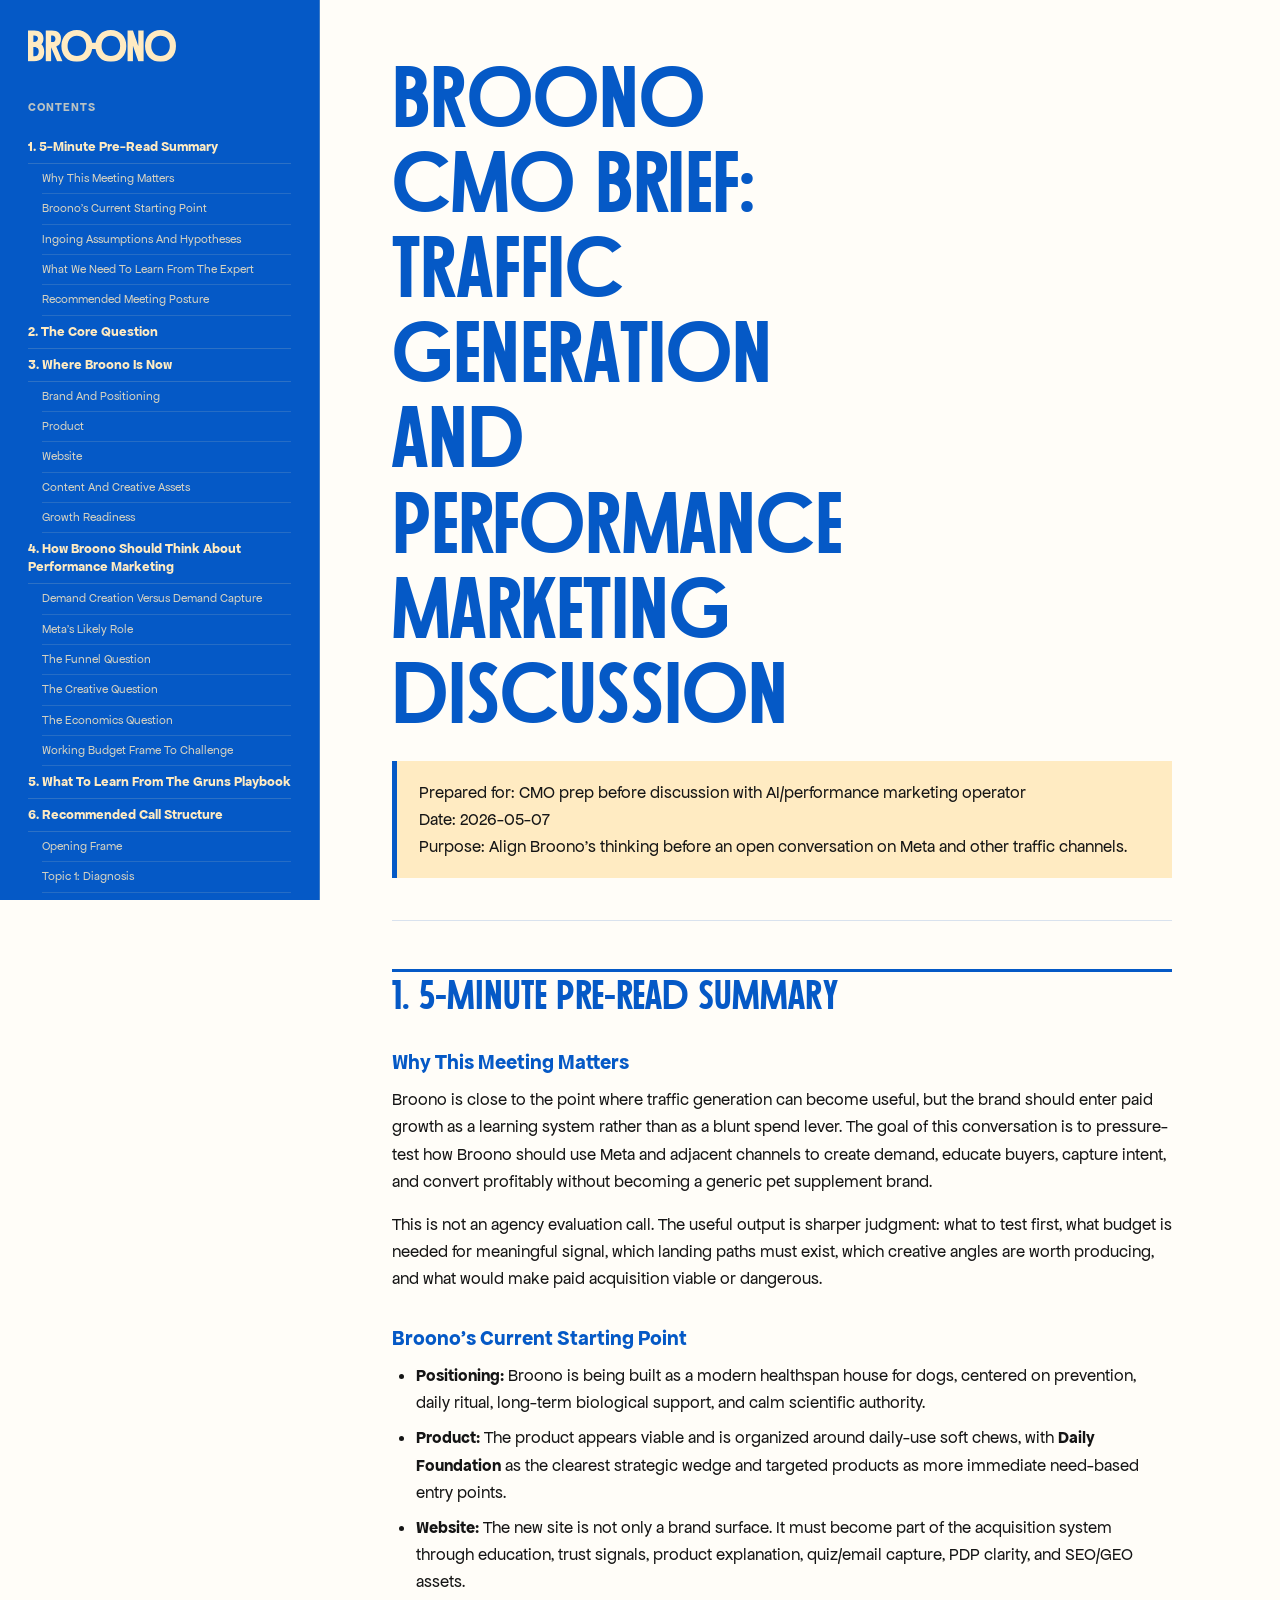
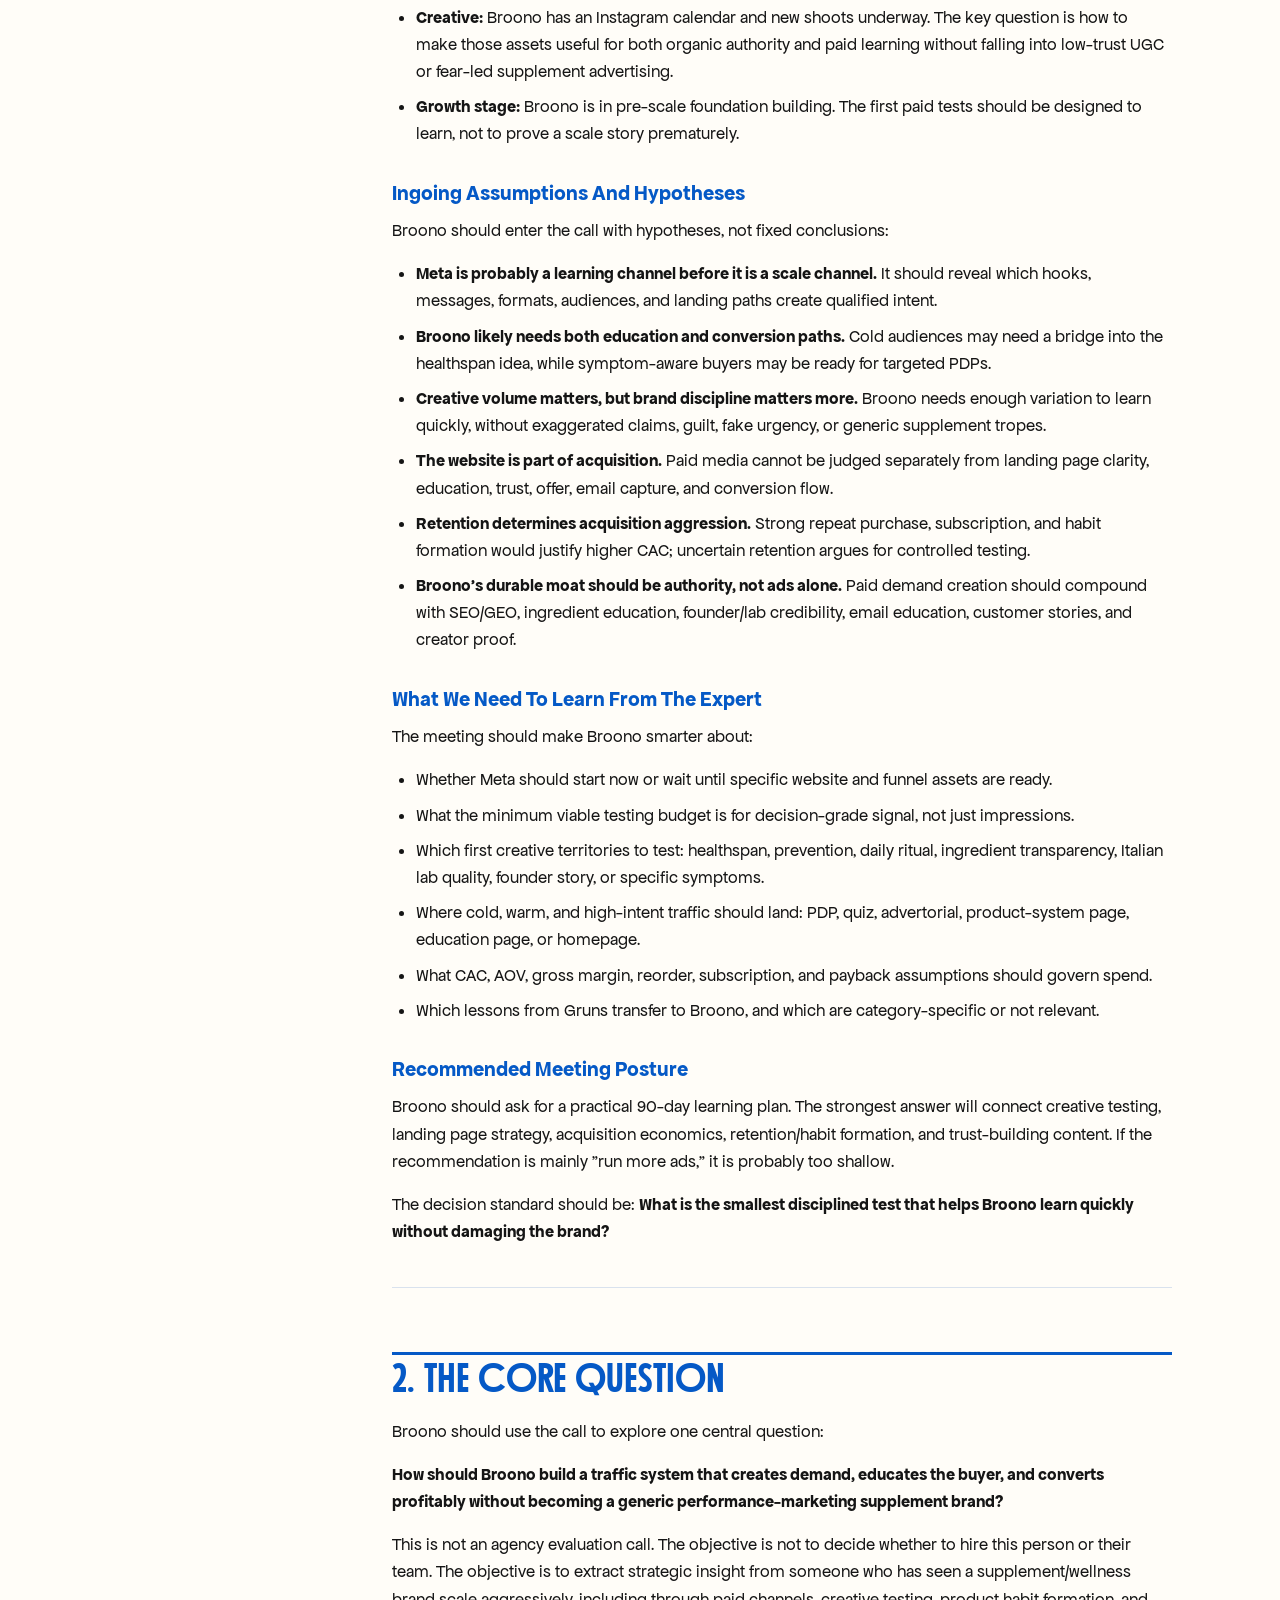
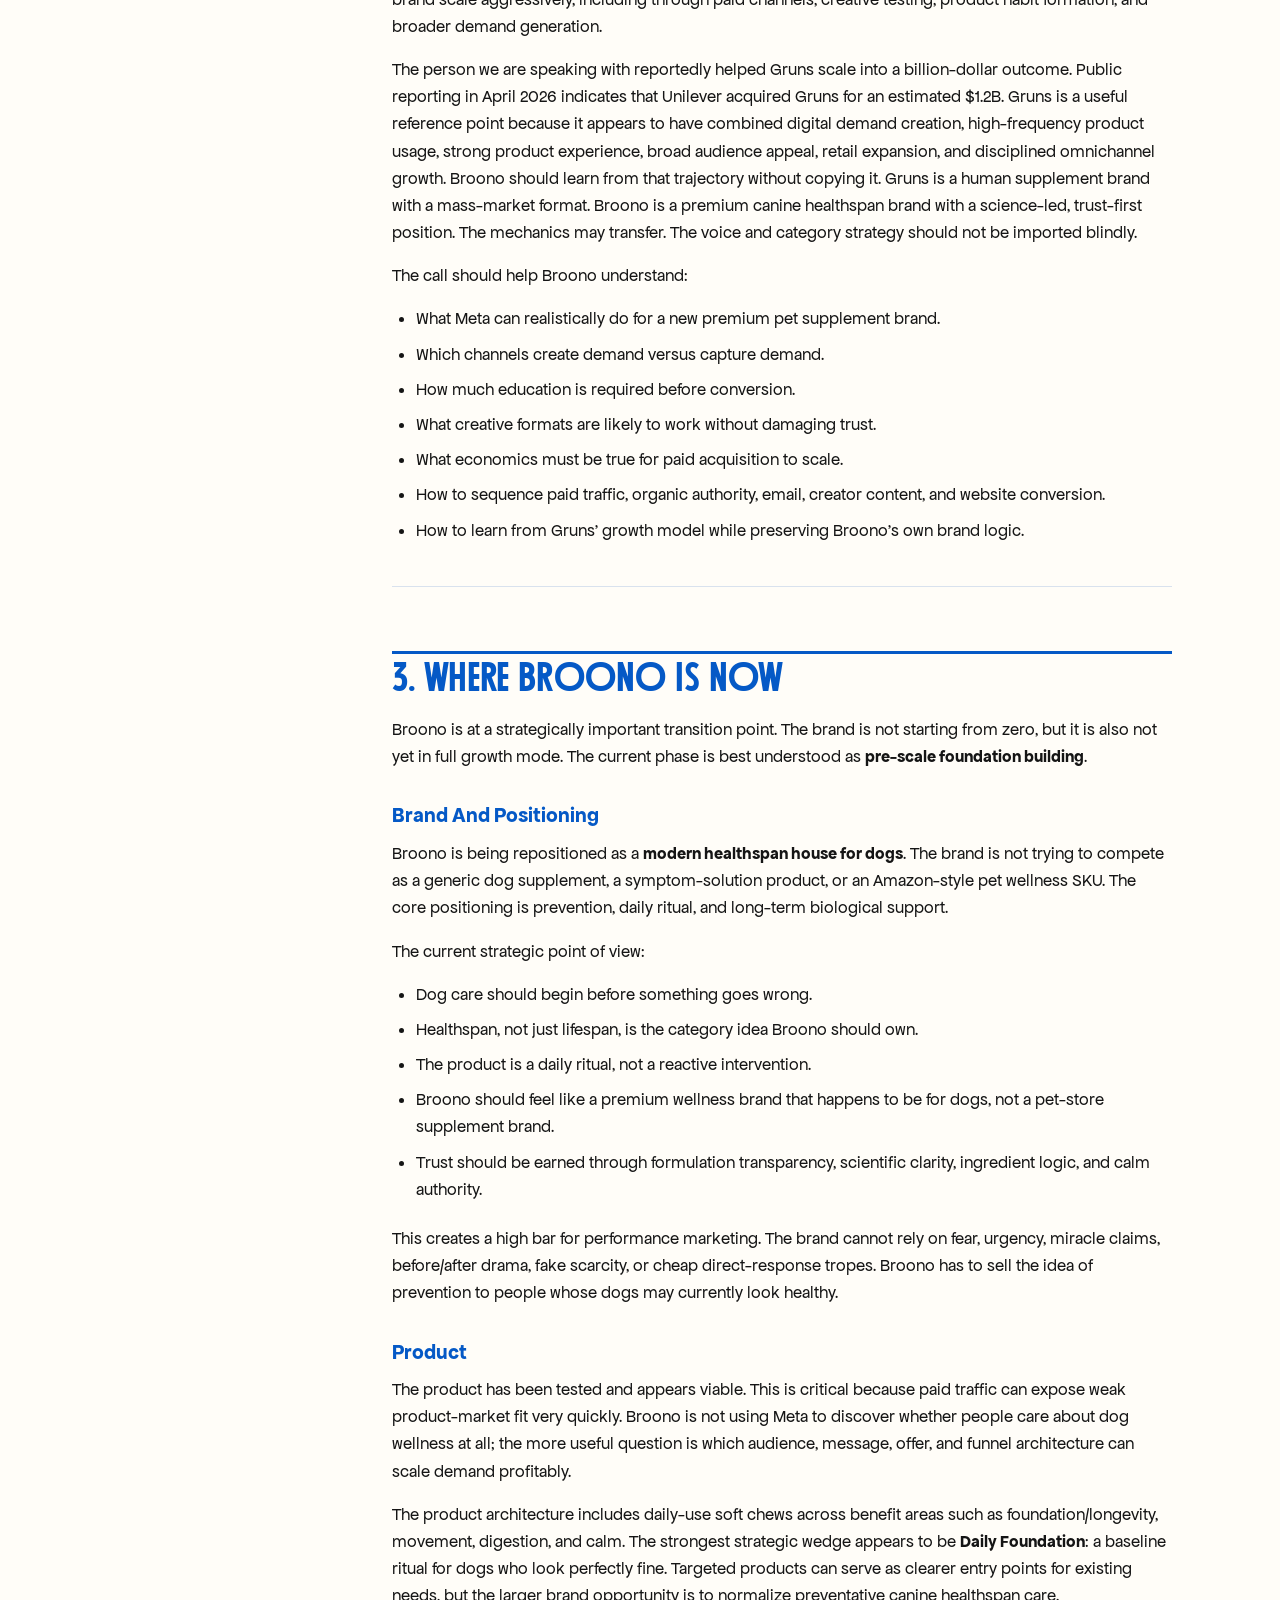
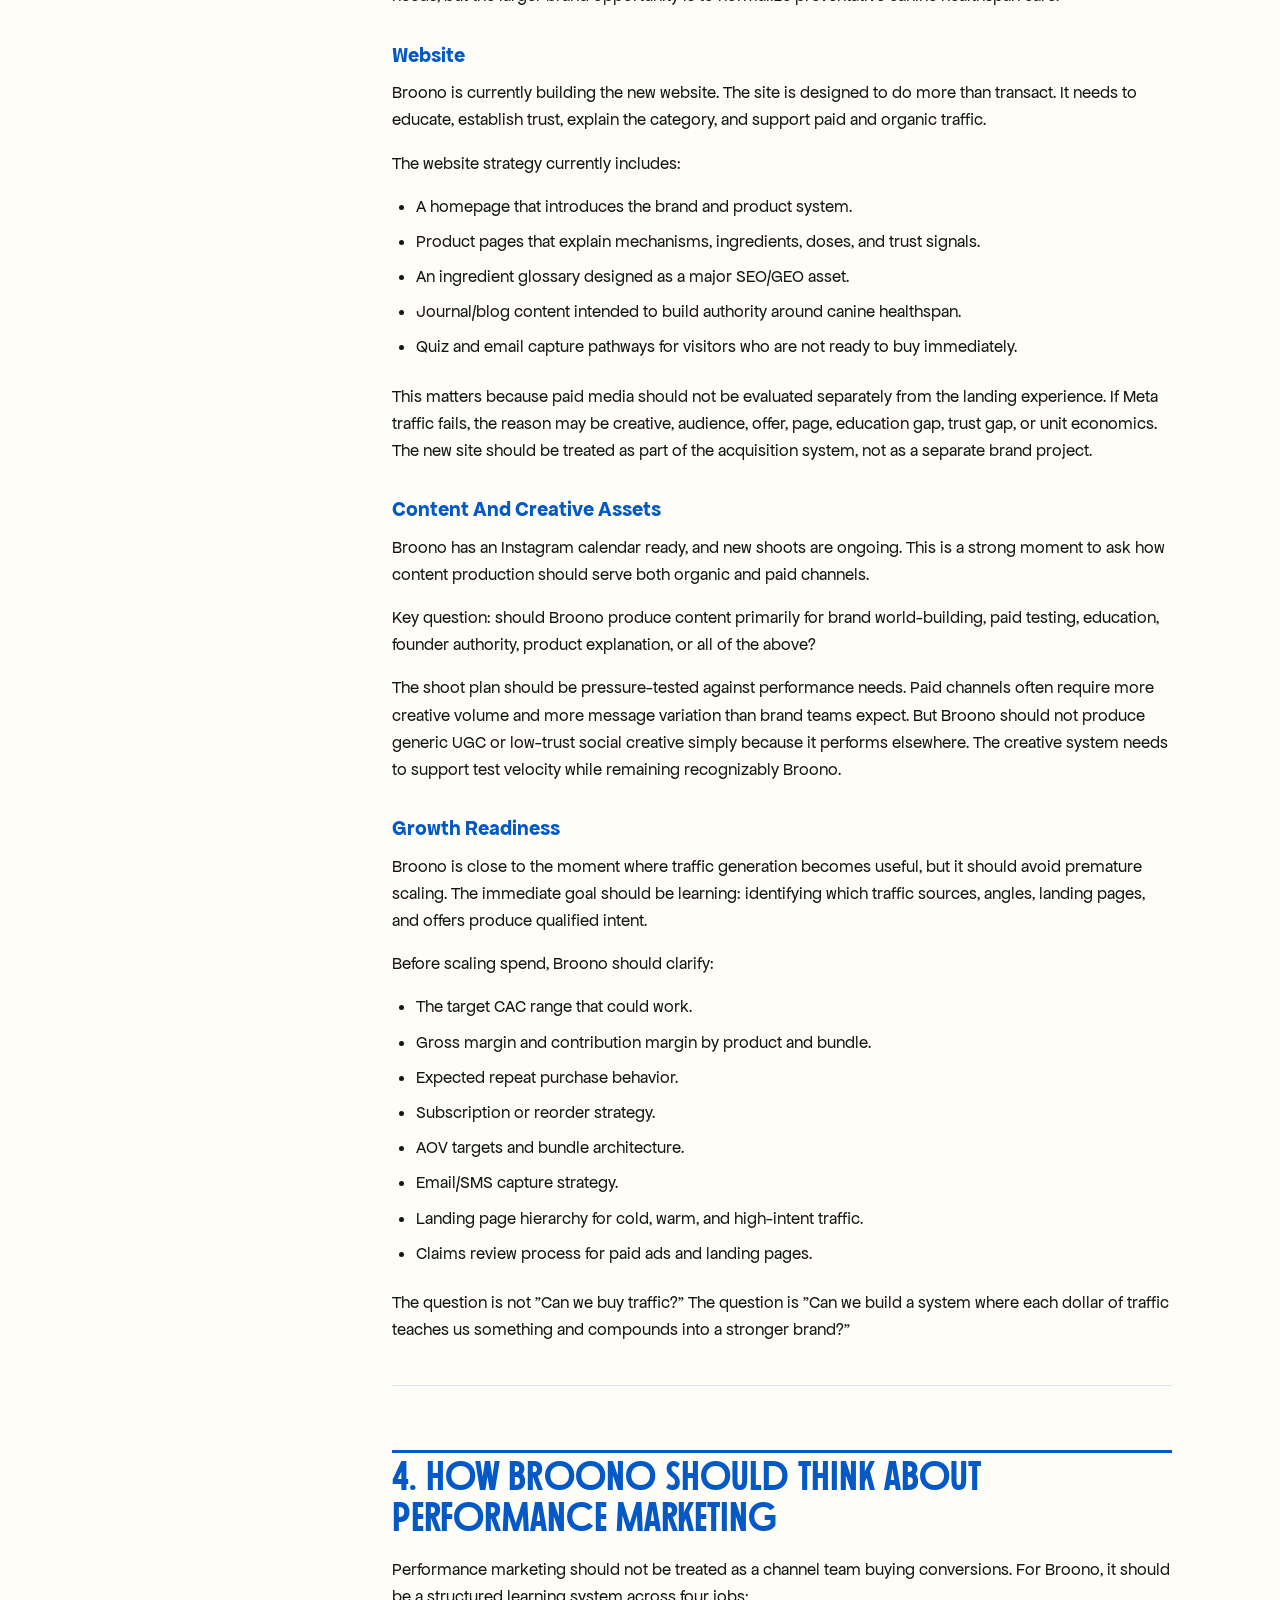
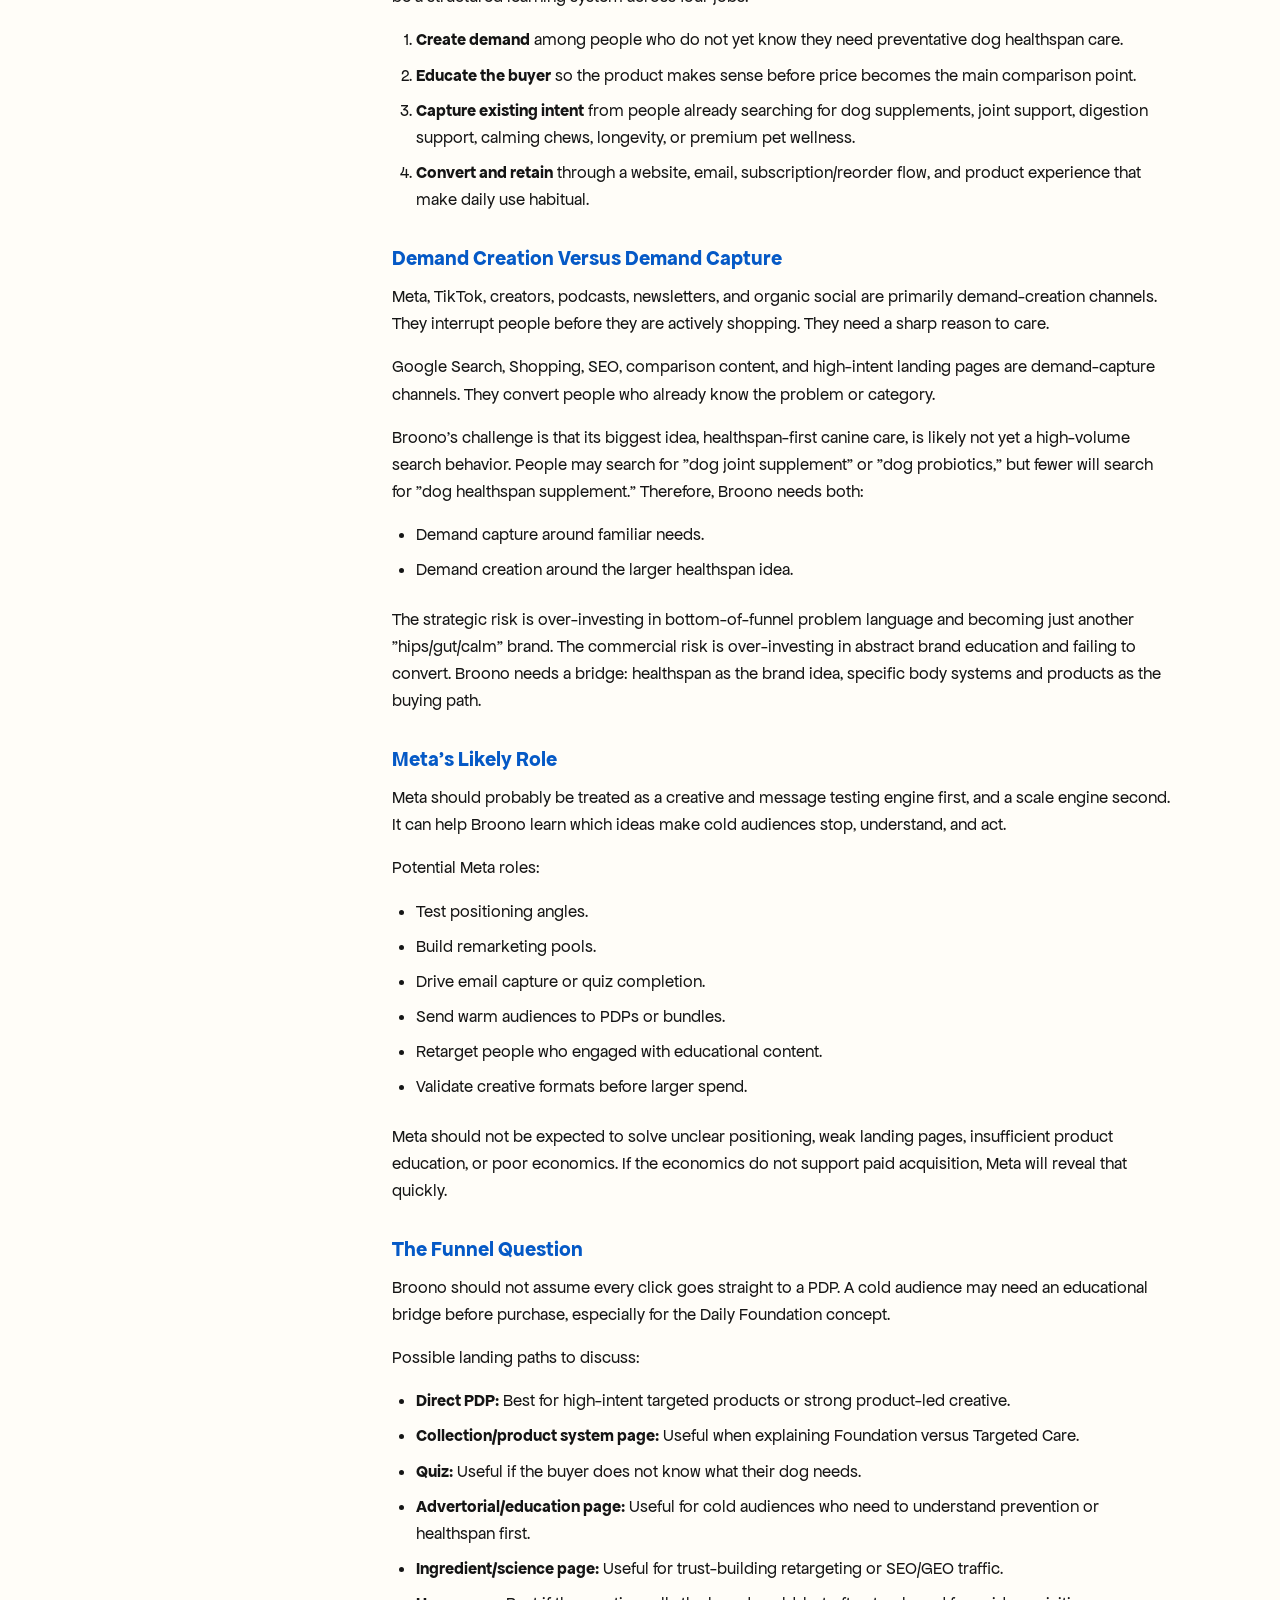
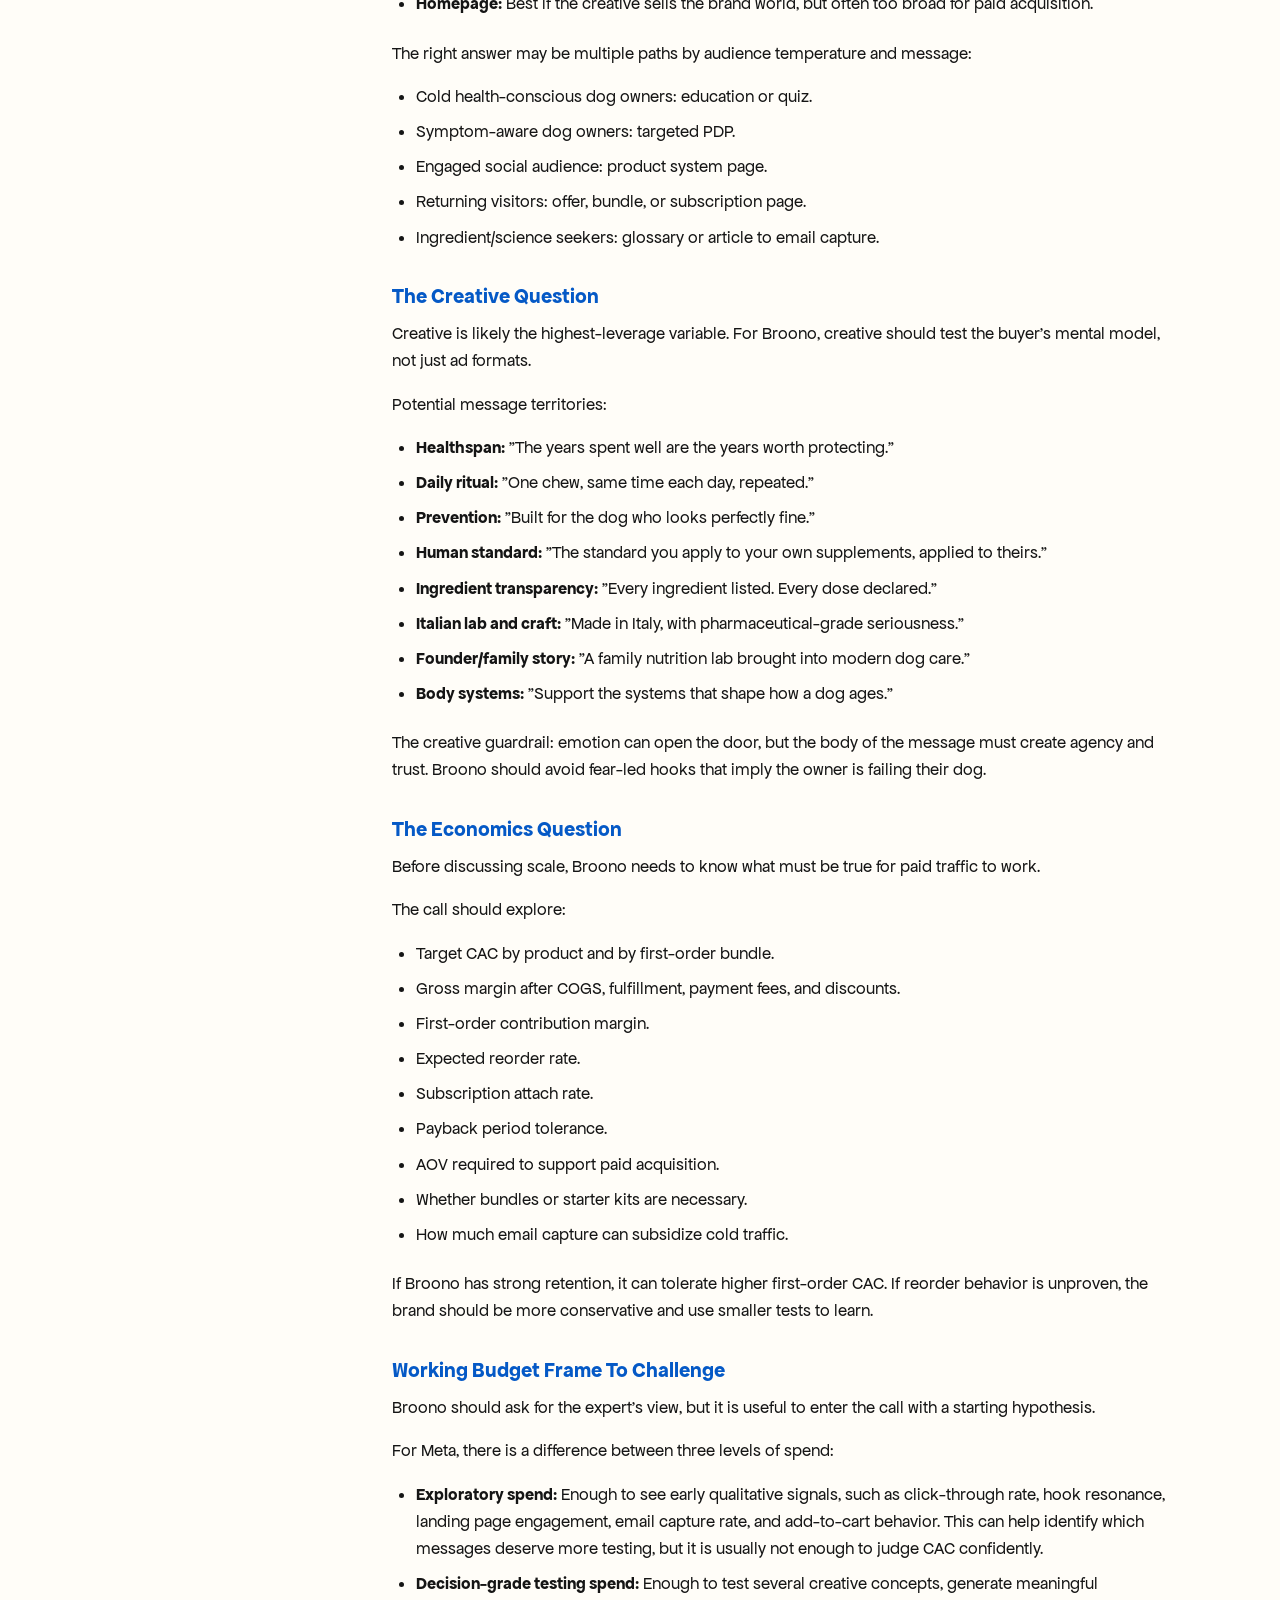
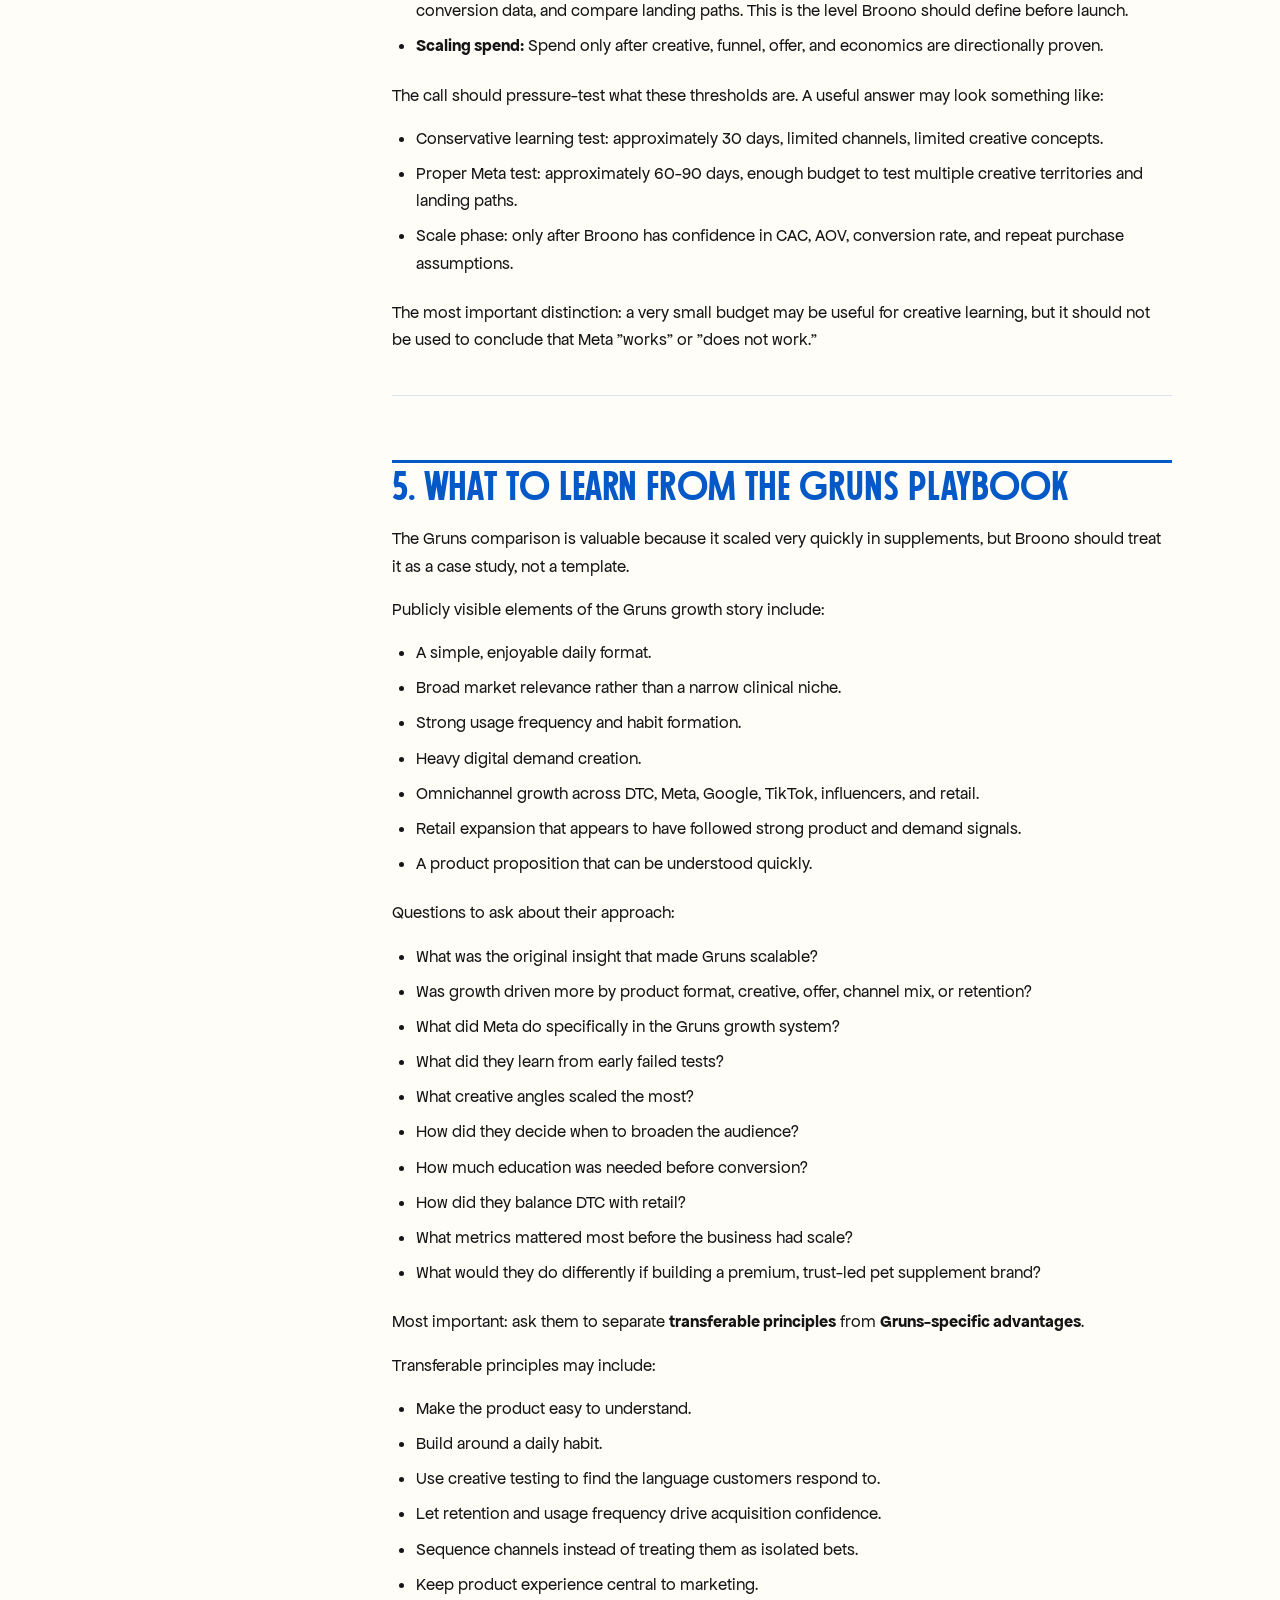
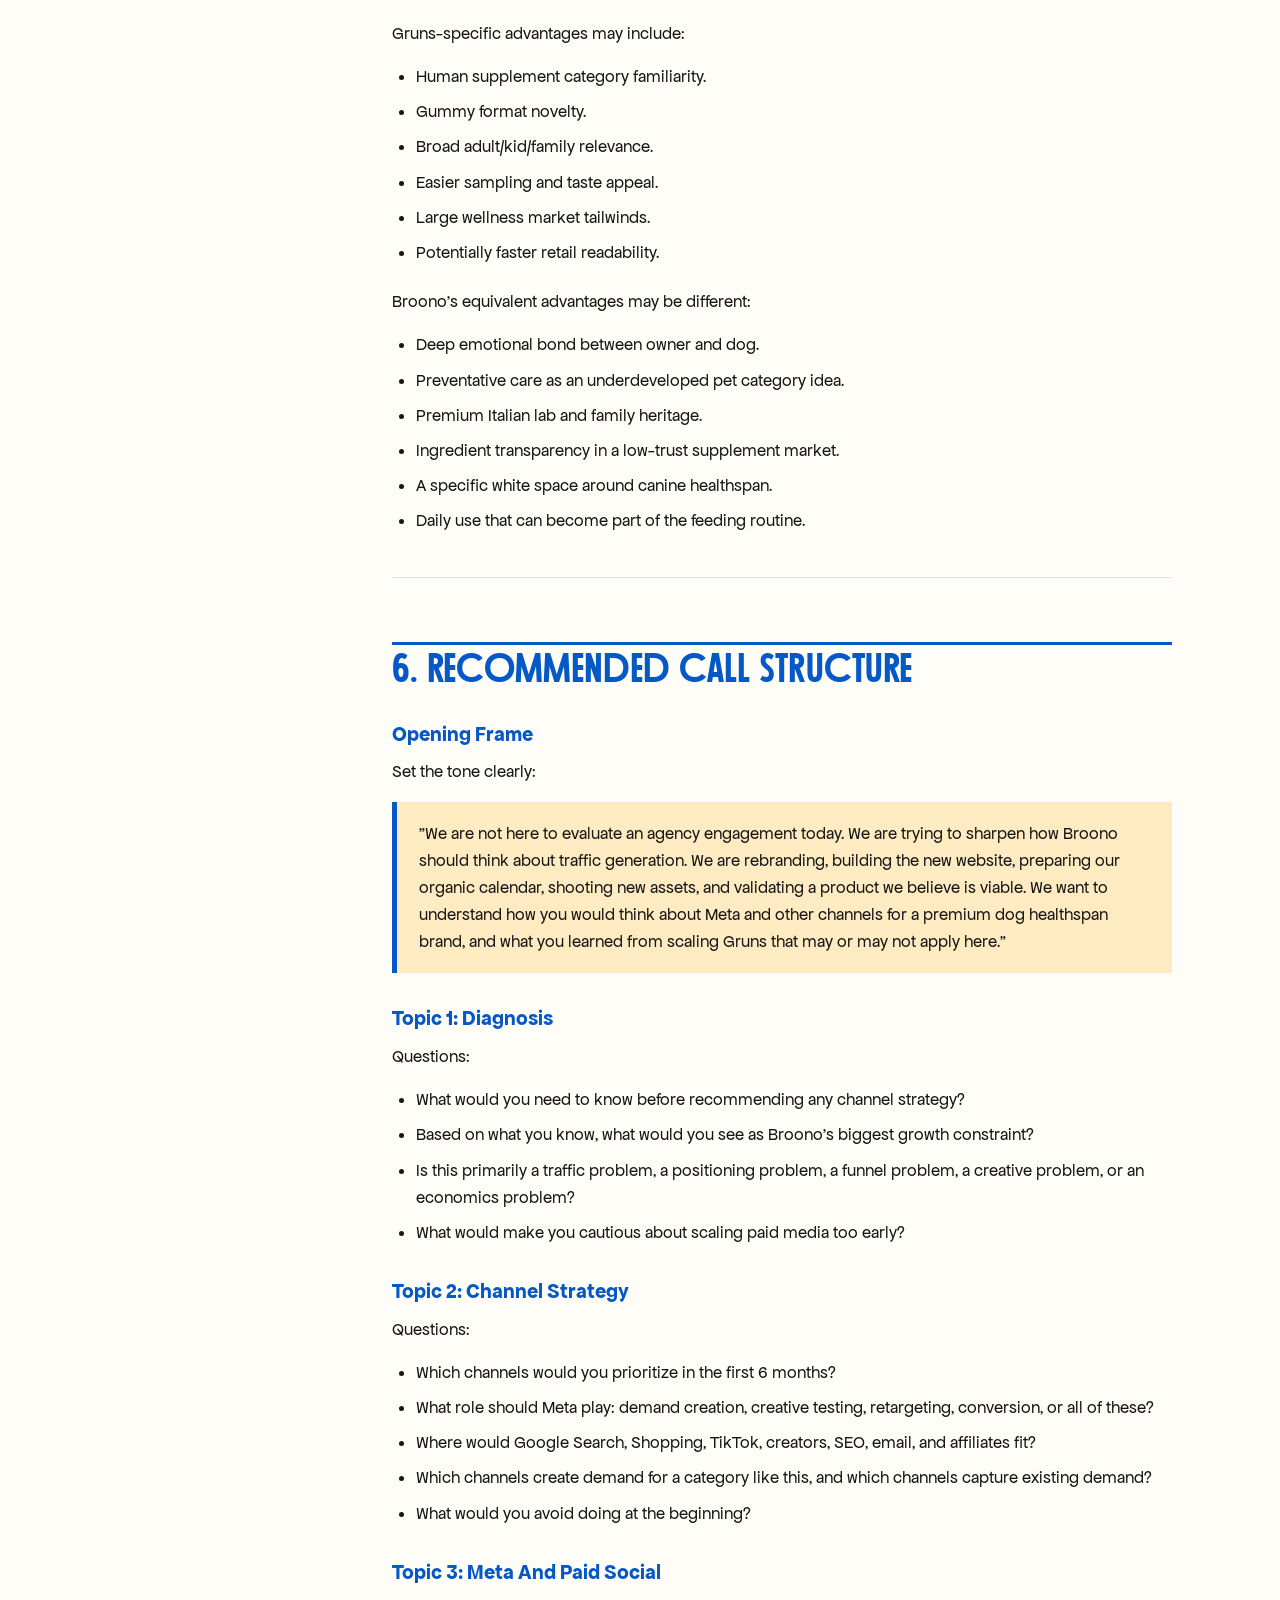
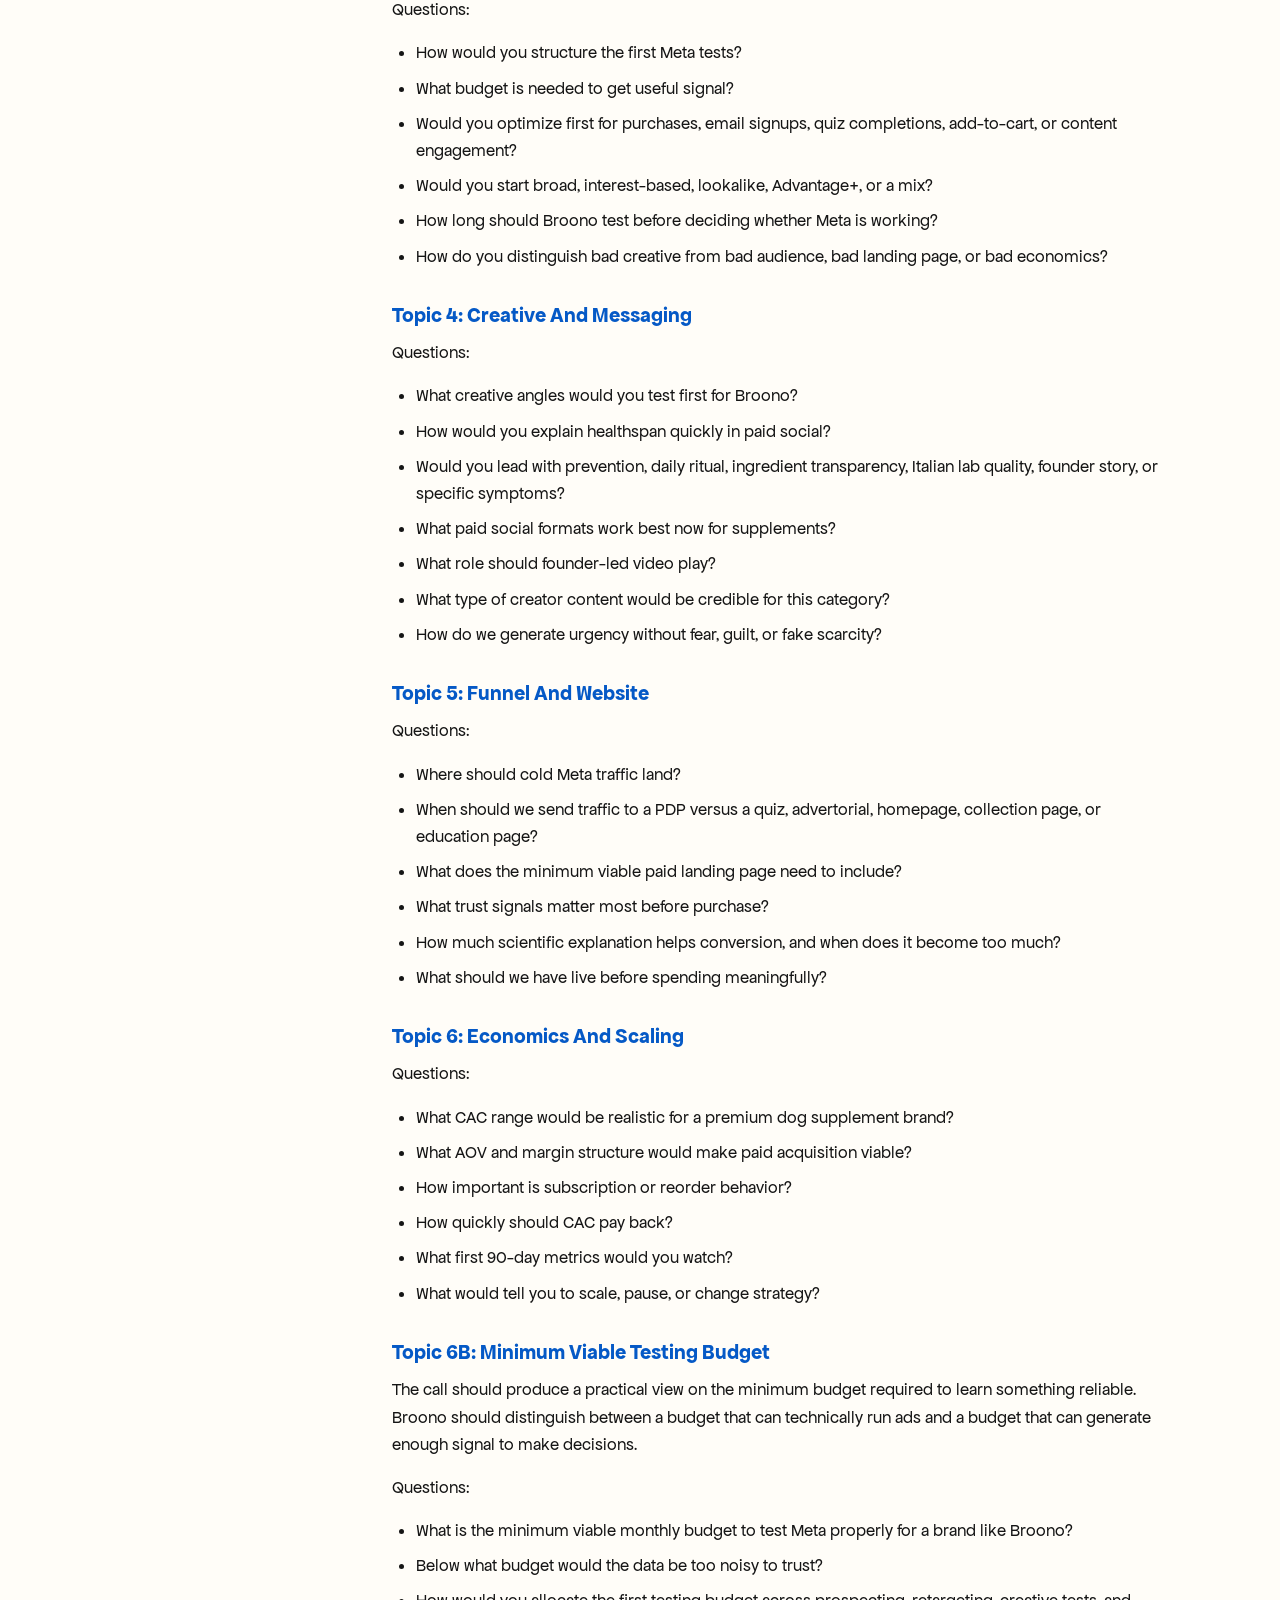
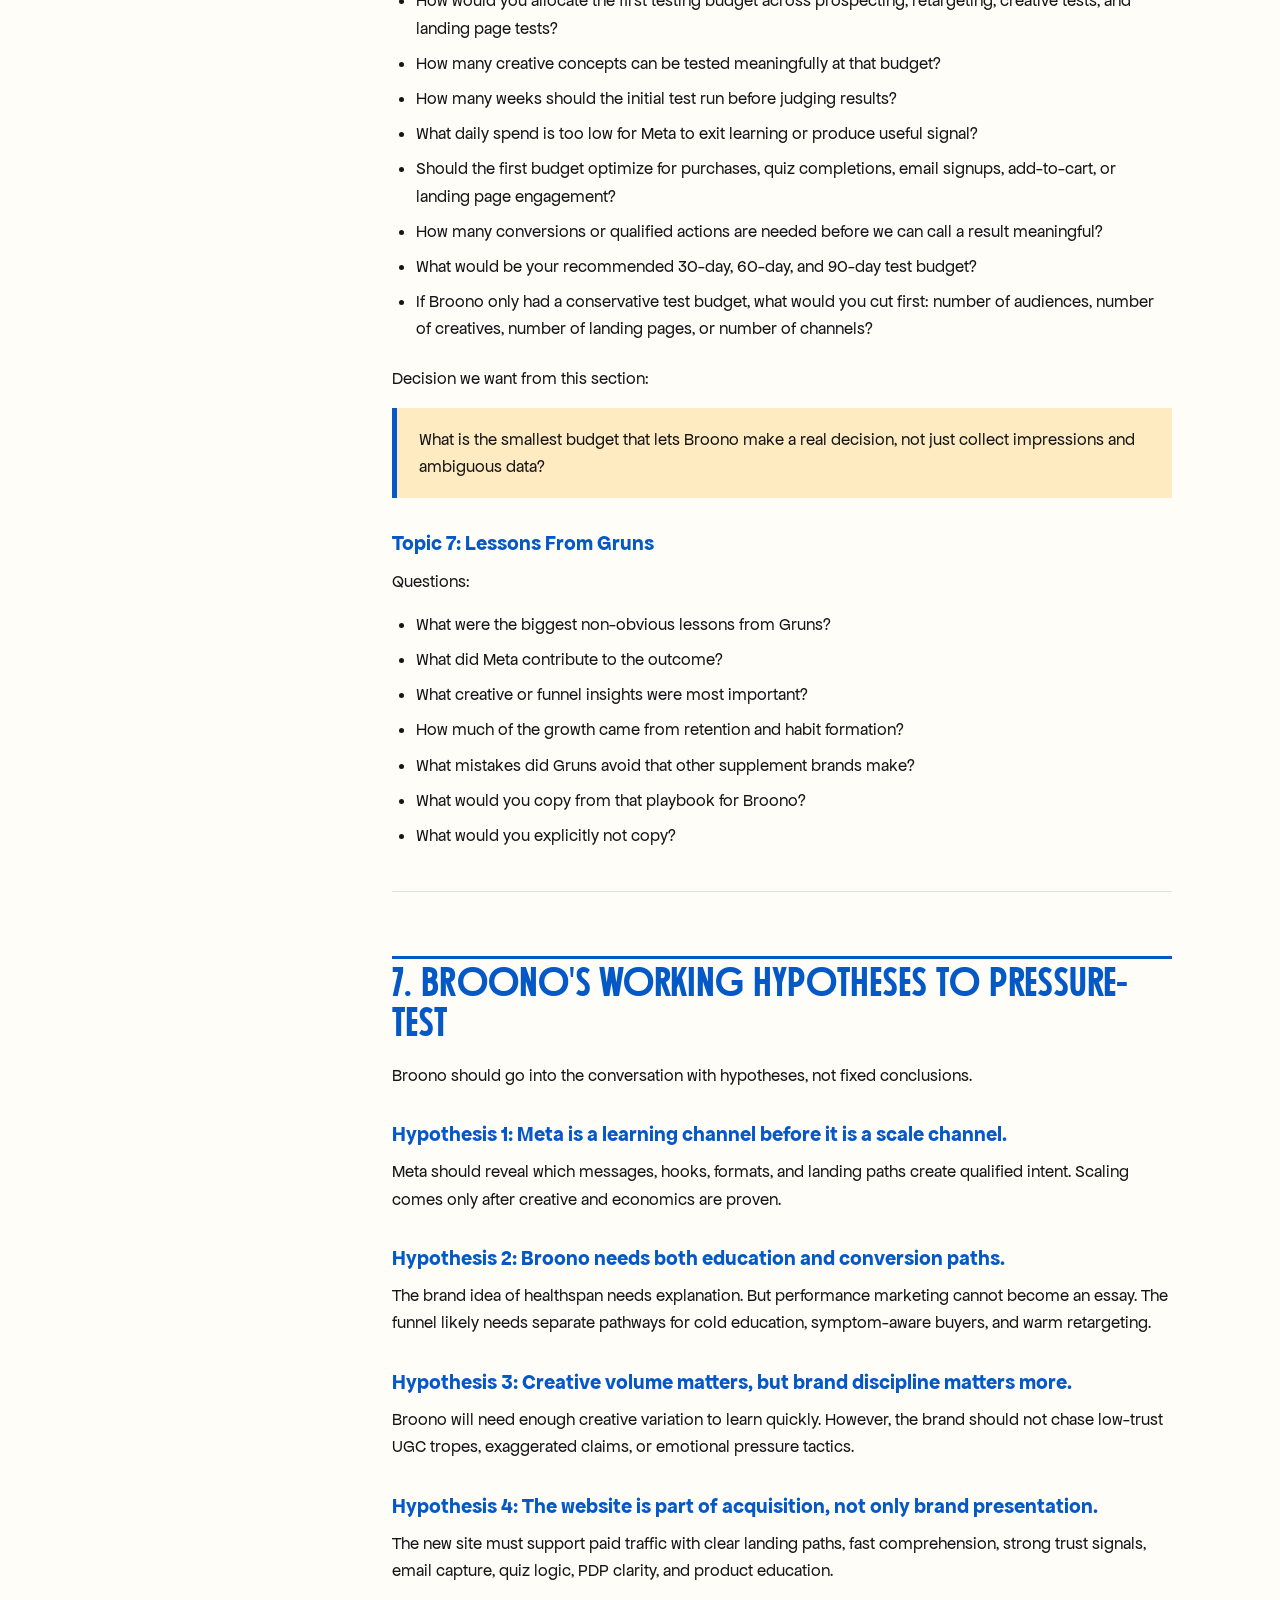
<file: perf-marketing-brief.html>
<!doctype html>
<html lang="en">
<head>
  <meta charset="utf-8">
  <meta name="viewport" content="width=device-width, initial-scale=1">
  <title>BROONO - Broono CMO Brief: Traffic Generation And Performance Marketing Discussion</title>
  <style>
    @font-face {
      font-family: "Pesto";
      src: url("/assets/fonts/Pesto Mafio Font/pesto_mafio.woff2") format("woff2");
      font-weight: 400;
      font-style: normal;
    }

    @font-face {
      font-family: "ApfelGrotezk";
      src: url("/assets/fonts/apfel-grotezk-main/fonts/ApfelGrotezk-Regular.woff2") format("woff2");
      font-weight: 400;
      font-style: normal;
    }

    @font-face {
      font-family: "ApfelGrotezk";
      src: url("/assets/fonts/apfel-grotezk-main/fonts/ApfelGrotezk-Mittel.woff2") format("woff2");
      font-weight: 500;
      font-style: normal;
    }

    @font-face {
      font-family: "ApfelGrotezk";
      src: url("/assets/fonts/apfel-grotezk-main/fonts/ApfelGrotezk-Fett.woff2") format("woff2");
      font-weight: 700;
      font-style: normal;
    }

    :root {
      --blue: #0559c6;
      --cream: #ffebc2;
      --ink: #151515;
      --muted: #5d6470;
      --line: #d9e2ee;
      --paper: #fffdf8;
      --white: #ffffff;
      --sidebar: 320px;
    }

    * {
      box-sizing: border-box;
    }

    html {
      scroll-behavior: smooth;
      scroll-padding-top: 32px;
    }

    body {
      margin: 0;
      background: var(--paper);
      color: var(--ink);
      font-family: "ApfelGrotezk", Arial, sans-serif;
      font-size: 17px;
      line-height: 1.6;
    }

    a {
      color: inherit;
      text-decoration-color: rgba(5, 89, 198, 0.35);
      text-underline-offset: 3px;
    }

    .shell {
      display: grid;
      grid-template-columns: var(--sidebar) minmax(0, 1fr);
      min-height: 100vh;
    }

    .sidebar {
      position: sticky;
      top: 0;
      height: 100vh;
      padding: 30px 28px;
      background: var(--blue);
      color: var(--cream);
      overflow-y: auto;
      border-right: 1px solid rgba(255, 235, 194, 0.22);
    }

    .brand {
      display: block;
      width: 148px;
      margin-bottom: 36px;
    }

    .toc-toggle {
      display: none;
    }

    .toc__label {
      margin-bottom: 14px;
      font-size: 12px;
      font-weight: 700;
      letter-spacing: 0.08em;
      text-transform: uppercase;
      opacity: 0.72;
    }

    .toc ol {
      list-style: none;
      margin: 0;
      padding: 0;
    }

    .toc li {
      margin: 0;
      line-height: 1.28;
    }

    .toc a {
      display: block;
      padding: 7px 0;
      color: var(--cream);
      text-decoration: none;
      border-bottom: 1px solid rgba(255, 235, 194, 0.16);
    }

    .toc a:hover {
      color: var(--white);
      border-bottom-color: rgba(255, 255, 255, 0.55);
    }

    .toc__item {
      font-size: 14px;
      font-weight: 700;
    }

    .toc__subitem {
      padding-left: 14px;
      font-size: 12px;
      opacity: 0.84;
    }

    .page {
      max-width: 940px;
      padding: 58px 72px 96px;
    }

    .document {
      width: min(100%, 780px);
    }

    h1, h2, h3, h4 {
      line-height: 1.12;
      color: var(--blue);
    }

    h1 {
      margin: 0 0 20px;
      font-family: "Pesto", Georgia, serif;
      font-size: clamp(42px, 6vw, 76px);
      font-weight: 400;
      max-width: 11ch;
    }

    h2 {
      margin: 64px 0 18px;
      padding-top: 4px;
      font-family: "Pesto", Georgia, serif;
      font-size: 36px;
      font-weight: 400;
      border-top: 3px solid var(--blue);
    }

    h3 {
      margin: 34px 0 12px;
      font-size: 21px;
      font-weight: 700;
    }

    h4 {
      margin: 24px 0 10px;
      font-size: 18px;
    }

    p {
      margin: 0 0 16px;
    }

    ul, ol {
      margin: 0 0 22px;
      padding-left: 24px;
    }

    li {
      margin-bottom: 8px;
    }

    strong {
      font-weight: 700;
    }

    blockquote {
      margin: 0 0 34px;
      padding: 18px 22px;
      background: var(--cream);
      border-left: 5px solid var(--blue);
      color: var(--ink);
    }

    blockquote p {
      margin: 0;
    }

    hr {
      margin: 42px 0;
      border: 0;
      border-top: 1px solid var(--line);
    }

    table {
      width: 100%;
      border-collapse: collapse;
      margin: 24px 0;
      font-size: 15px;
    }

    th, td {
      padding: 10px 12px;
      border: 1px solid var(--line);
      text-align: left;
      vertical-align: top;
    }

    th {
      color: var(--blue);
      background: #eef5ff;
    }

    .document > h1 + blockquote {
      margin-top: 22px;
    }

    .document > h2:first-of-type {
      margin-top: 48px;
    }

    @media (max-width: 980px) {
      html {
        scroll-padding-top: 92px;
      }

      .shell {
        display: block;
      }

      .sidebar {
        position: sticky;
        z-index: 10;
        height: auto;
        max-height: 42vh;
        padding: 18px 20px;
      }

      .brand {
        width: 118px;
        margin-bottom: 0;
      }

      .toc-toggle {
        display: inline-flex;
        align-items: center;
        justify-content: center;
        min-height: 38px;
        padding: 9px 13px;
        border: 1px solid rgba(255, 235, 194, 0.42);
        border-radius: 4px;
        background: transparent;
        color: var(--cream);
        font: inherit;
        font-size: 13px;
        font-weight: 700;
        line-height: 1;
        cursor: pointer;
      }

      .toc-toggle::after {
        content: "+";
        margin-left: 10px;
        font-size: 16px;
        line-height: 1;
      }

      .sidebar.is-open .toc-toggle::after {
        content: "-";
      }

      .sidebar__top {
        display: flex;
        align-items: center;
        justify-content: space-between;
        gap: 16px;
      }

      .toc {
        display: none;
        margin-top: 18px;
      }

      .sidebar.is-open {
        max-height: 72vh;
      }

      .sidebar.is-open .toc {
        display: block;
      }

      .toc ol {
        columns: 2;
        column-gap: 24px;
      }

      .page {
        padding: 38px 24px 72px;
      }
    }

    @media (max-width: 640px) {
      body {
        font-size: 16px;
      }

      .sidebar {
        max-height: none;
      }

      .toc ol {
        columns: 1;
      }

      .page {
        padding: 30px 18px 64px;
      }

      h1 {
        font-size: 42px;
      }

      h2 {
        font-size: 30px;
      }
    }
  </style>
</head>
<body>
  <div class="shell">
    <aside class="sidebar">
      <div class="sidebar__top">
        <img class="brand" src="/assets/logo/broono-logo-beige.svg" alt="BROONO">
        <button class="toc-toggle" type="button" aria-expanded="false" aria-controls="document-toc">Contents</button>
      </div>
      <nav class="toc" id="document-toc" aria-label="Document sections">
<div class="toc__label">Contents</div>
<ol>
<li class="toc__item"><a href="#1-5-minute-pre-read-summary">1. 5-Minute Pre-Read Summary</a></li>
<li class="toc__subitem"><a href="#why-this-meeting-matters">Why This Meeting Matters</a></li>
<li class="toc__subitem"><a href="#broonos-current-starting-point">Broono&#x27;s Current Starting Point</a></li>
<li class="toc__subitem"><a href="#ingoing-assumptions-and-hypotheses">Ingoing Assumptions And Hypotheses</a></li>
<li class="toc__subitem"><a href="#what-we-need-to-learn-from-the-expert">What We Need To Learn From The Expert</a></li>
<li class="toc__subitem"><a href="#recommended-meeting-posture">Recommended Meeting Posture</a></li>
<li class="toc__item"><a href="#2-the-core-question">2. The Core Question</a></li>
<li class="toc__item"><a href="#3-where-broono-is-now">3. Where Broono Is Now</a></li>
<li class="toc__subitem"><a href="#brand-and-positioning">Brand And Positioning</a></li>
<li class="toc__subitem"><a href="#product">Product</a></li>
<li class="toc__subitem"><a href="#website">Website</a></li>
<li class="toc__subitem"><a href="#content-and-creative-assets">Content And Creative Assets</a></li>
<li class="toc__subitem"><a href="#growth-readiness">Growth Readiness</a></li>
<li class="toc__item"><a href="#4-how-broono-should-think-about-performance-marketing">4. How Broono Should Think About Performance Marketing</a></li>
<li class="toc__subitem"><a href="#demand-creation-versus-demand-capture">Demand Creation Versus Demand Capture</a></li>
<li class="toc__subitem"><a href="#metas-likely-role">Meta&#x27;s Likely Role</a></li>
<li class="toc__subitem"><a href="#the-funnel-question">The Funnel Question</a></li>
<li class="toc__subitem"><a href="#the-creative-question">The Creative Question</a></li>
<li class="toc__subitem"><a href="#the-economics-question">The Economics Question</a></li>
<li class="toc__subitem"><a href="#working-budget-frame-to-challenge">Working Budget Frame To Challenge</a></li>
<li class="toc__item"><a href="#5-what-to-learn-from-the-gruns-playbook">5. What To Learn From The Gruns Playbook</a></li>
<li class="toc__item"><a href="#6-recommended-call-structure">6. Recommended Call Structure</a></li>
<li class="toc__subitem"><a href="#opening-frame">Opening Frame</a></li>
<li class="toc__subitem"><a href="#topic-1-diagnosis">Topic 1: Diagnosis</a></li>
<li class="toc__subitem"><a href="#topic-2-channel-strategy">Topic 2: Channel Strategy</a></li>
<li class="toc__subitem"><a href="#topic-3-meta-and-paid-social">Topic 3: Meta And Paid Social</a></li>
<li class="toc__subitem"><a href="#topic-4-creative-and-messaging">Topic 4: Creative And Messaging</a></li>
<li class="toc__subitem"><a href="#topic-5-funnel-and-website">Topic 5: Funnel And Website</a></li>
<li class="toc__subitem"><a href="#topic-6-economics-and-scaling">Topic 6: Economics And Scaling</a></li>
<li class="toc__subitem"><a href="#topic-6b-minimum-viable-testing-budget">Topic 6B: Minimum Viable Testing Budget</a></li>
<li class="toc__subitem"><a href="#topic-7-lessons-from-gruns">Topic 7: Lessons From Gruns</a></li>
<li class="toc__item"><a href="#7-broonos-working-hypotheses-to-pressure-test">7. Broono&#x27;s Working Hypotheses To Pressure-Test</a></li>
<li class="toc__subitem"><a href="#hypothesis-1-meta-is-a-learning-channel-before-it-is-a-scale-channel">Hypothesis 1: Meta is a learning channel before it is a scale channel.</a></li>
<li class="toc__subitem"><a href="#hypothesis-2-broono-needs-both-education-and-conversion-paths">Hypothesis 2: Broono needs both education and conversion paths.</a></li>
<li class="toc__subitem"><a href="#hypothesis-3-creative-volume-matters-but-brand-discipline-matters-more">Hypothesis 3: Creative volume matters, but brand discipline matters more.</a></li>
<li class="toc__subitem"><a href="#hypothesis-4-the-website-is-part-of-acquisition-not-only-brand-presentation">Hypothesis 4: The website is part of acquisition, not only brand presentation.</a></li>
<li class="toc__subitem"><a href="#hypothesis-5-retention-determines-how-aggressive-broono-can-be-on-acquisition">Hypothesis 5: Retention determines how aggressive Broono can be on acquisition.</a></li>
<li class="toc__subitem"><a href="#hypothesis-6-broonos-long-term-moat-is-authority-not-only-ads">Hypothesis 6: Broono&#x27;s long-term moat is authority, not only ads.</a></li>
<li class="toc__item"><a href="#8-decisions-we-want-to-be-smarter-about-after-the-call">8. Decisions We Want To Be Smarter About After The Call</a></li>
<li class="toc__item"><a href="#9-recommended-closing-question">9. Recommended Closing Question</a></li>
<li class="toc__item"><a href="#10-appendix-key-hypotheses-and-questions">10. Appendix: Key Hypotheses And Questions</a></li>
<li class="toc__subitem"><a href="#key-hypotheses">Key Hypotheses</a></li>
<li class="toc__subitem"><a href="#core-questions-for-the-call">Core Questions For The Call</a></li>
</ol>
</nav>
    </aside>
    <main class="page">
      <article class="document">
        <h1 id="broono-cmo-brief-traffic-generation-and-performance-marketing-discussion">Broono CMO Brief: Traffic Generation And Performance Marketing Discussion</h1>
<blockquote>
<p>Prepared for: CMO prep before discussion with AI/performance marketing operator<br />
Date: 2026-05-07<br />
Purpose: Align Broono's thinking before an open conversation on Meta and other traffic channels.</p>
</blockquote>
<hr />
<h2 id="1-5-minute-pre-read-summary">1. 5-Minute Pre-Read Summary</h2>
<h3 id="why-this-meeting-matters">Why This Meeting Matters</h3>
<p>Broono is close to the point where traffic generation can become useful, but the brand should enter paid growth as a learning system rather than as a blunt spend lever. The goal of this conversation is to pressure-test how Broono should use Meta and adjacent channels to create demand, educate buyers, capture intent, and convert profitably without becoming a generic pet supplement brand.</p>
<p>This is not an agency evaluation call. The useful output is sharper judgment: what to test first, what budget is needed for meaningful signal, which landing paths must exist, which creative angles are worth producing, and what would make paid acquisition viable or dangerous.</p>
<h3 id="broonos-current-starting-point">Broono's Current Starting Point</h3>
<ul>
<li><strong>Positioning:</strong> Broono is being built as a modern healthspan house for dogs, centered on prevention, daily ritual, long-term biological support, and calm scientific authority.</li>
<li><strong>Product:</strong> The product appears viable and is organized around daily-use soft chews, with <strong>Daily Foundation</strong> as the clearest strategic wedge and targeted products as more immediate need-based entry points.</li>
<li><strong>Website:</strong> The new site is not only a brand surface. It must become part of the acquisition system through education, trust signals, product explanation, quiz/email capture, PDP clarity, and SEO/GEO assets.</li>
<li><strong>Creative:</strong> Broono has an Instagram calendar and new shoots underway. The key question is how to make those assets useful for both organic authority and paid learning without falling into low-trust UGC or fear-led supplement advertising.</li>
<li><strong>Growth stage:</strong> Broono is in pre-scale foundation building. The first paid tests should be designed to learn, not to prove a scale story prematurely.</li>
</ul>
<h3 id="ingoing-assumptions-and-hypotheses">Ingoing Assumptions And Hypotheses</h3>
<p>Broono should enter the call with hypotheses, not fixed conclusions:</p>
<ul>
<li><strong>Meta is probably a learning channel before it is a scale channel.</strong> It should reveal which hooks, messages, formats, audiences, and landing paths create qualified intent.</li>
<li><strong>Broono likely needs both education and conversion paths.</strong> Cold audiences may need a bridge into the healthspan idea, while symptom-aware buyers may be ready for targeted PDPs.</li>
<li><strong>Creative volume matters, but brand discipline matters more.</strong> Broono needs enough variation to learn quickly, without exaggerated claims, guilt, fake urgency, or generic supplement tropes.</li>
<li><strong>The website is part of acquisition.</strong> Paid media cannot be judged separately from landing page clarity, education, trust, offer, email capture, and conversion flow.</li>
<li><strong>Retention determines acquisition aggression.</strong> Strong repeat purchase, subscription, and habit formation would justify higher CAC; uncertain retention argues for controlled testing.</li>
<li><strong>Broono's durable moat should be authority, not ads alone.</strong> Paid demand creation should compound with SEO/GEO, ingredient education, founder/lab credibility, email education, customer stories, and creator proof.</li>
</ul>
<h3 id="what-we-need-to-learn-from-the-expert">What We Need To Learn From The Expert</h3>
<p>The meeting should make Broono smarter about:</p>
<ul>
<li>Whether Meta should start now or wait until specific website and funnel assets are ready.</li>
<li>What the minimum viable testing budget is for decision-grade signal, not just impressions.</li>
<li>Which first creative territories to test: healthspan, prevention, daily ritual, ingredient transparency, Italian lab quality, founder story, or specific symptoms.</li>
<li>Where cold, warm, and high-intent traffic should land: PDP, quiz, advertorial, product-system page, education page, or homepage.</li>
<li>What CAC, AOV, gross margin, reorder, subscription, and payback assumptions should govern spend.</li>
<li>Which lessons from Gruns transfer to Broono, and which are category-specific or not relevant.</li>
</ul>
<h3 id="recommended-meeting-posture">Recommended Meeting Posture</h3>
<p>Broono should ask for a practical 90-day learning plan. The strongest answer will connect creative testing, landing page strategy, acquisition economics, retention/habit formation, and trust-building content. If the recommendation is mainly "run more ads," it is probably too shallow.</p>
<p>The decision standard should be: <strong>What is the smallest disciplined test that helps Broono learn quickly without damaging the brand?</strong></p>
<hr />
<h2 id="2-the-core-question">2. The Core Question</h2>
<p>Broono should use the call to explore one central question:</p>
<p><strong>How should Broono build a traffic system that creates demand, educates the buyer, and converts profitably without becoming a generic performance-marketing supplement brand?</strong></p>
<p>This is not an agency evaluation call. The objective is not to decide whether to hire this person or their team. The objective is to extract strategic insight from someone who has seen a supplement/wellness brand scale aggressively, including through paid channels, creative testing, product habit formation, and broader demand generation.</p>
<p>The person we are speaking with reportedly helped Gruns scale into a billion-dollar outcome. Public reporting in April 2026 indicates that Unilever acquired Gruns for an estimated $1.2B. Gruns is a useful reference point because it appears to have combined digital demand creation, high-frequency product usage, strong product experience, broad audience appeal, retail expansion, and disciplined omnichannel growth. Broono should learn from that trajectory without copying it. Gruns is a human supplement brand with a mass-market format. Broono is a premium canine healthspan brand with a science-led, trust-first position. The mechanics may transfer. The voice and category strategy should not be imported blindly.</p>
<p>The call should help Broono understand:</p>
<ul>
<li>What Meta can realistically do for a new premium pet supplement brand.</li>
<li>Which channels create demand versus capture demand.</li>
<li>How much education is required before conversion.</li>
<li>What creative formats are likely to work without damaging trust.</li>
<li>What economics must be true for paid acquisition to scale.</li>
<li>How to sequence paid traffic, organic authority, email, creator content, and website conversion.</li>
<li>How to learn from Gruns' growth model while preserving Broono's own brand logic.</li>
</ul>
<hr />
<h2 id="3-where-broono-is-now">3. Where Broono Is Now</h2>
<p>Broono is at a strategically important transition point. The brand is not starting from zero, but it is also not yet in full growth mode. The current phase is best understood as <strong>pre-scale foundation building</strong>.</p>
<h3 id="brand-and-positioning">Brand And Positioning</h3>
<p>Broono is being repositioned as a <strong>modern healthspan house for dogs</strong>. The brand is not trying to compete as a generic dog supplement, a symptom-solution product, or an Amazon-style pet wellness SKU. The core positioning is prevention, daily ritual, and long-term biological support.</p>
<p>The current strategic point of view:</p>
<ul>
<li>Dog care should begin before something goes wrong.</li>
<li>Healthspan, not just lifespan, is the category idea Broono should own.</li>
<li>The product is a daily ritual, not a reactive intervention.</li>
<li>Broono should feel like a premium wellness brand that happens to be for dogs, not a pet-store supplement brand.</li>
<li>Trust should be earned through formulation transparency, scientific clarity, ingredient logic, and calm authority.</li>
</ul>
<p>This creates a high bar for performance marketing. The brand cannot rely on fear, urgency, miracle claims, before/after drama, fake scarcity, or cheap direct-response tropes. Broono has to sell the idea of prevention to people whose dogs may currently look healthy.</p>
<h3 id="product">Product</h3>
<p>The product has been tested and appears viable. This is critical because paid traffic can expose weak product-market fit very quickly. Broono is not using Meta to discover whether people care about dog wellness at all; the more useful question is which audience, message, offer, and funnel architecture can scale demand profitably.</p>
<p>The product architecture includes daily-use soft chews across benefit areas such as foundation/longevity, movement, digestion, and calm. The strongest strategic wedge appears to be <strong>Daily Foundation</strong>: a baseline ritual for dogs who look perfectly fine. Targeted products can serve as clearer entry points for existing needs, but the larger brand opportunity is to normalize preventative canine healthspan care.</p>
<h3 id="website">Website</h3>
<p>Broono is currently building the new website. The site is designed to do more than transact. It needs to educate, establish trust, explain the category, and support paid and organic traffic.</p>
<p>The website strategy currently includes:</p>
<ul>
<li>A homepage that introduces the brand and product system.</li>
<li>Product pages that explain mechanisms, ingredients, doses, and trust signals.</li>
<li>An ingredient glossary designed as a major SEO/GEO asset.</li>
<li>Journal/blog content intended to build authority around canine healthspan.</li>
<li>Quiz and email capture pathways for visitors who are not ready to buy immediately.</li>
</ul>
<p>This matters because paid media should not be evaluated separately from the landing experience. If Meta traffic fails, the reason may be creative, audience, offer, page, education gap, trust gap, or unit economics. The new site should be treated as part of the acquisition system, not as a separate brand project.</p>
<h3 id="content-and-creative-assets">Content And Creative Assets</h3>
<p>Broono has an Instagram calendar ready, and new shoots are ongoing. This is a strong moment to ask how content production should serve both organic and paid channels.</p>
<p>Key question: should Broono produce content primarily for brand world-building, paid testing, education, founder authority, product explanation, or all of the above?</p>
<p>The shoot plan should be pressure-tested against performance needs. Paid channels often require more creative volume and more message variation than brand teams expect. But Broono should not produce generic UGC or low-trust social creative simply because it performs elsewhere. The creative system needs to support test velocity while remaining recognizably Broono.</p>
<h3 id="growth-readiness">Growth Readiness</h3>
<p>Broono is close to the moment where traffic generation becomes useful, but it should avoid premature scaling. The immediate goal should be learning: identifying which traffic sources, angles, landing pages, and offers produce qualified intent.</p>
<p>Before scaling spend, Broono should clarify:</p>
<ul>
<li>The target CAC range that could work.</li>
<li>Gross margin and contribution margin by product and bundle.</li>
<li>Expected repeat purchase behavior.</li>
<li>Subscription or reorder strategy.</li>
<li>AOV targets and bundle architecture.</li>
<li>Email/SMS capture strategy.</li>
<li>Landing page hierarchy for cold, warm, and high-intent traffic.</li>
<li>Claims review process for paid ads and landing pages.</li>
</ul>
<p>The question is not "Can we buy traffic?" The question is "Can we build a system where each dollar of traffic teaches us something and compounds into a stronger brand?"</p>
<hr />
<h2 id="4-how-broono-should-think-about-performance-marketing">4. How Broono Should Think About Performance Marketing</h2>
<p>Performance marketing should not be treated as a channel team buying conversions. For Broono, it should be a structured learning system across four jobs:</p>
<ol>
<li><strong>Create demand</strong> among people who do not yet know they need preventative dog healthspan care.</li>
<li><strong>Educate the buyer</strong> so the product makes sense before price becomes the main comparison point.</li>
<li><strong>Capture existing intent</strong> from people already searching for dog supplements, joint support, digestion support, calming chews, longevity, or premium pet wellness.</li>
<li><strong>Convert and retain</strong> through a website, email, subscription/reorder flow, and product experience that make daily use habitual.</li>
</ol>
<h3 id="demand-creation-versus-demand-capture">Demand Creation Versus Demand Capture</h3>
<p>Meta, TikTok, creators, podcasts, newsletters, and organic social are primarily demand-creation channels. They interrupt people before they are actively shopping. They need a sharp reason to care.</p>
<p>Google Search, Shopping, SEO, comparison content, and high-intent landing pages are demand-capture channels. They convert people who already know the problem or category.</p>
<p>Broono's challenge is that its biggest idea, healthspan-first canine care, is likely not yet a high-volume search behavior. People may search for "dog joint supplement" or "dog probiotics," but fewer will search for "dog healthspan supplement." Therefore, Broono needs both:</p>
<ul>
<li>Demand capture around familiar needs.</li>
<li>Demand creation around the larger healthspan idea.</li>
</ul>
<p>The strategic risk is over-investing in bottom-of-funnel problem language and becoming just another "hips/gut/calm" brand. The commercial risk is over-investing in abstract brand education and failing to convert. Broono needs a bridge: healthspan as the brand idea, specific body systems and products as the buying path.</p>
<h3 id="metas-likely-role">Meta's Likely Role</h3>
<p>Meta should probably be treated as a creative and message testing engine first, and a scale engine second. It can help Broono learn which ideas make cold audiences stop, understand, and act.</p>
<p>Potential Meta roles:</p>
<ul>
<li>Test positioning angles.</li>
<li>Build remarketing pools.</li>
<li>Drive email capture or quiz completion.</li>
<li>Send warm audiences to PDPs or bundles.</li>
<li>Retarget people who engaged with educational content.</li>
<li>Validate creative formats before larger spend.</li>
</ul>
<p>Meta should not be expected to solve unclear positioning, weak landing pages, insufficient product education, or poor economics. If the economics do not support paid acquisition, Meta will reveal that quickly.</p>
<h3 id="the-funnel-question">The Funnel Question</h3>
<p>Broono should not assume every click goes straight to a PDP. A cold audience may need an educational bridge before purchase, especially for the Daily Foundation concept.</p>
<p>Possible landing paths to discuss:</p>
<ul>
<li><strong>Direct PDP:</strong> Best for high-intent targeted products or strong product-led creative.</li>
<li><strong>Collection/product system page:</strong> Useful when explaining Foundation versus Targeted Care.</li>
<li><strong>Quiz:</strong> Useful if the buyer does not know what their dog needs.</li>
<li><strong>Advertorial/education page:</strong> Useful for cold audiences who need to understand prevention or healthspan first.</li>
<li><strong>Ingredient/science page:</strong> Useful for trust-building retargeting or SEO/GEO traffic.</li>
<li><strong>Homepage:</strong> Best if the creative sells the brand world, but often too broad for paid acquisition.</li>
</ul>
<p>The right answer may be multiple paths by audience temperature and message:</p>
<ul>
<li>Cold health-conscious dog owners: education or quiz.</li>
<li>Symptom-aware dog owners: targeted PDP.</li>
<li>Engaged social audience: product system page.</li>
<li>Returning visitors: offer, bundle, or subscription page.</li>
<li>Ingredient/science seekers: glossary or article to email capture.</li>
</ul>
<h3 id="the-creative-question">The Creative Question</h3>
<p>Creative is likely the highest-leverage variable. For Broono, creative should test the buyer's mental model, not just ad formats.</p>
<p>Potential message territories:</p>
<ul>
<li><strong>Healthspan:</strong> "The years spent well are the years worth protecting."</li>
<li><strong>Daily ritual:</strong> "One chew, same time each day, repeated."</li>
<li><strong>Prevention:</strong> "Built for the dog who looks perfectly fine."</li>
<li><strong>Human standard:</strong> "The standard you apply to your own supplements, applied to theirs."</li>
<li><strong>Ingredient transparency:</strong> "Every ingredient listed. Every dose declared."</li>
<li><strong>Italian lab and craft:</strong> "Made in Italy, with pharmaceutical-grade seriousness."</li>
<li><strong>Founder/family story:</strong> "A family nutrition lab brought into modern dog care."</li>
<li><strong>Body systems:</strong> "Support the systems that shape how a dog ages."</li>
</ul>
<p>The creative guardrail: emotion can open the door, but the body of the message must create agency and trust. Broono should avoid fear-led hooks that imply the owner is failing their dog.</p>
<h3 id="the-economics-question">The Economics Question</h3>
<p>Before discussing scale, Broono needs to know what must be true for paid traffic to work.</p>
<p>The call should explore:</p>
<ul>
<li>Target CAC by product and by first-order bundle.</li>
<li>Gross margin after COGS, fulfillment, payment fees, and discounts.</li>
<li>First-order contribution margin.</li>
<li>Expected reorder rate.</li>
<li>Subscription attach rate.</li>
<li>Payback period tolerance.</li>
<li>AOV required to support paid acquisition.</li>
<li>Whether bundles or starter kits are necessary.</li>
<li>How much email capture can subsidize cold traffic.</li>
</ul>
<p>If Broono has strong retention, it can tolerate higher first-order CAC. If reorder behavior is unproven, the brand should be more conservative and use smaller tests to learn.</p>
<h3 id="working-budget-frame-to-challenge">Working Budget Frame To Challenge</h3>
<p>Broono should ask for the expert's view, but it is useful to enter the call with a starting hypothesis.</p>
<p>For Meta, there is a difference between three levels of spend:</p>
<ul>
<li><strong>Exploratory spend:</strong> Enough to see early qualitative signals, such as click-through rate, hook resonance, landing page engagement, email capture rate, and add-to-cart behavior. This can help identify which messages deserve more testing, but it is usually not enough to judge CAC confidently.</li>
<li><strong>Decision-grade testing spend:</strong> Enough to test several creative concepts, generate meaningful conversion data, and compare landing paths. This is the level Broono should define before launch.</li>
<li><strong>Scaling spend:</strong> Spend only after creative, funnel, offer, and economics are directionally proven.</li>
</ul>
<p>The call should pressure-test what these thresholds are. A useful answer may look something like:</p>
<ul>
<li>Conservative learning test: approximately 30 days, limited channels, limited creative concepts.</li>
<li>Proper Meta test: approximately 60-90 days, enough budget to test multiple creative territories and landing paths.</li>
<li>Scale phase: only after Broono has confidence in CAC, AOV, conversion rate, and repeat purchase assumptions.</li>
</ul>
<p>The most important distinction: a very small budget may be useful for creative learning, but it should not be used to conclude that Meta "works" or "does not work."</p>
<hr />
<h2 id="5-what-to-learn-from-the-gruns-playbook">5. What To Learn From The Gruns Playbook</h2>
<p>The Gruns comparison is valuable because it scaled very quickly in supplements, but Broono should treat it as a case study, not a template.</p>
<p>Publicly visible elements of the Gruns growth story include:</p>
<ul>
<li>A simple, enjoyable daily format.</li>
<li>Broad market relevance rather than a narrow clinical niche.</li>
<li>Strong usage frequency and habit formation.</li>
<li>Heavy digital demand creation.</li>
<li>Omnichannel growth across DTC, Meta, Google, TikTok, influencers, and retail.</li>
<li>Retail expansion that appears to have followed strong product and demand signals.</li>
<li>A product proposition that can be understood quickly.</li>
</ul>
<p>Questions to ask about their approach:</p>
<ul>
<li>What was the original insight that made Gruns scalable?</li>
<li>Was growth driven more by product format, creative, offer, channel mix, or retention?</li>
<li>What did Meta do specifically in the Gruns growth system?</li>
<li>What did they learn from early failed tests?</li>
<li>What creative angles scaled the most?</li>
<li>How did they decide when to broaden the audience?</li>
<li>How much education was needed before conversion?</li>
<li>How did they balance DTC with retail?</li>
<li>What metrics mattered most before the business had scale?</li>
<li>What would they do differently if building a premium, trust-led pet supplement brand?</li>
</ul>
<p>Most important: ask them to separate <strong>transferable principles</strong> from <strong>Gruns-specific advantages</strong>.</p>
<p>Transferable principles may include:</p>
<ul>
<li>Make the product easy to understand.</li>
<li>Build around a daily habit.</li>
<li>Use creative testing to find the language customers respond to.</li>
<li>Let retention and usage frequency drive acquisition confidence.</li>
<li>Sequence channels instead of treating them as isolated bets.</li>
<li>Keep product experience central to marketing.</li>
</ul>
<p>Gruns-specific advantages may include:</p>
<ul>
<li>Human supplement category familiarity.</li>
<li>Gummy format novelty.</li>
<li>Broad adult/kid/family relevance.</li>
<li>Easier sampling and taste appeal.</li>
<li>Large wellness market tailwinds.</li>
<li>Potentially faster retail readability.</li>
</ul>
<p>Broono's equivalent advantages may be different:</p>
<ul>
<li>Deep emotional bond between owner and dog.</li>
<li>Preventative care as an underdeveloped pet category idea.</li>
<li>Premium Italian lab and family heritage.</li>
<li>Ingredient transparency in a low-trust supplement market.</li>
<li>A specific white space around canine healthspan.</li>
<li>Daily use that can become part of the feeding routine.</li>
</ul>
<hr />
<h2 id="6-recommended-call-structure">6. Recommended Call Structure</h2>
<h3 id="opening-frame">Opening Frame</h3>
<p>Set the tone clearly:</p>
<blockquote>
<p>"We are not here to evaluate an agency engagement today. We are trying to sharpen how Broono should think about traffic generation. We are rebranding, building the new website, preparing our organic calendar, shooting new assets, and validating a product we believe is viable. We want to understand how you would think about Meta and other channels for a premium dog healthspan brand, and what you learned from scaling Gruns that may or may not apply here."</p>
</blockquote>
<h3 id="topic-1-diagnosis">Topic 1: Diagnosis</h3>
<p>Questions:</p>
<ul>
<li>What would you need to know before recommending any channel strategy?</li>
<li>Based on what you know, what would you see as Broono's biggest growth constraint?</li>
<li>Is this primarily a traffic problem, a positioning problem, a funnel problem, a creative problem, or an economics problem?</li>
<li>What would make you cautious about scaling paid media too early?</li>
</ul>
<h3 id="topic-2-channel-strategy">Topic 2: Channel Strategy</h3>
<p>Questions:</p>
<ul>
<li>Which channels would you prioritize in the first 6 months?</li>
<li>What role should Meta play: demand creation, creative testing, retargeting, conversion, or all of these?</li>
<li>Where would Google Search, Shopping, TikTok, creators, SEO, email, and affiliates fit?</li>
<li>Which channels create demand for a category like this, and which channels capture existing demand?</li>
<li>What would you avoid doing at the beginning?</li>
</ul>
<h3 id="topic-3-meta-and-paid-social">Topic 3: Meta And Paid Social</h3>
<p>Questions:</p>
<ul>
<li>How would you structure the first Meta tests?</li>
<li>What budget is needed to get useful signal?</li>
<li>Would you optimize first for purchases, email signups, quiz completions, add-to-cart, or content engagement?</li>
<li>Would you start broad, interest-based, lookalike, Advantage+, or a mix?</li>
<li>How long should Broono test before deciding whether Meta is working?</li>
<li>How do you distinguish bad creative from bad audience, bad landing page, or bad economics?</li>
</ul>
<h3 id="topic-4-creative-and-messaging">Topic 4: Creative And Messaging</h3>
<p>Questions:</p>
<ul>
<li>What creative angles would you test first for Broono?</li>
<li>How would you explain healthspan quickly in paid social?</li>
<li>Would you lead with prevention, daily ritual, ingredient transparency, Italian lab quality, founder story, or specific symptoms?</li>
<li>What paid social formats work best now for supplements?</li>
<li>What role should founder-led video play?</li>
<li>What type of creator content would be credible for this category?</li>
<li>How do we generate urgency without fear, guilt, or fake scarcity?</li>
</ul>
<h3 id="topic-5-funnel-and-website">Topic 5: Funnel And Website</h3>
<p>Questions:</p>
<ul>
<li>Where should cold Meta traffic land?</li>
<li>When should we send traffic to a PDP versus a quiz, advertorial, homepage, collection page, or education page?</li>
<li>What does the minimum viable paid landing page need to include?</li>
<li>What trust signals matter most before purchase?</li>
<li>How much scientific explanation helps conversion, and when does it become too much?</li>
<li>What should we have live before spending meaningfully?</li>
</ul>
<h3 id="topic-6-economics-and-scaling">Topic 6: Economics And Scaling</h3>
<p>Questions:</p>
<ul>
<li>What CAC range would be realistic for a premium dog supplement brand?</li>
<li>What AOV and margin structure would make paid acquisition viable?</li>
<li>How important is subscription or reorder behavior?</li>
<li>How quickly should CAC pay back?</li>
<li>What first 90-day metrics would you watch?</li>
<li>What would tell you to scale, pause, or change strategy?</li>
</ul>
<h3 id="topic-6b-minimum-viable-testing-budget">Topic 6B: Minimum Viable Testing Budget</h3>
<p>The call should produce a practical view on the minimum budget required to learn something reliable. Broono should distinguish between a budget that can technically run ads and a budget that can generate enough signal to make decisions.</p>
<p>Questions:</p>
<ul>
<li>What is the minimum viable monthly budget to test Meta properly for a brand like Broono?</li>
<li>Below what budget would the data be too noisy to trust?</li>
<li>How would you allocate the first testing budget across prospecting, retargeting, creative tests, and landing page tests?</li>
<li>How many creative concepts can be tested meaningfully at that budget?</li>
<li>How many weeks should the initial test run before judging results?</li>
<li>What daily spend is too low for Meta to exit learning or produce useful signal?</li>
<li>Should the first budget optimize for purchases, quiz completions, email signups, add-to-cart, or landing page engagement?</li>
<li>How many conversions or qualified actions are needed before we can call a result meaningful?</li>
<li>What would be your recommended 30-day, 60-day, and 90-day test budget?</li>
<li>If Broono only had a conservative test budget, what would you cut first: number of audiences, number of creatives, number of landing pages, or number of channels?</li>
</ul>
<p>Decision we want from this section:</p>
<blockquote>
<p>What is the smallest budget that lets Broono make a real decision, not just collect impressions and ambiguous data?</p>
</blockquote>
<h3 id="topic-7-lessons-from-gruns">Topic 7: Lessons From Gruns</h3>
<p>Questions:</p>
<ul>
<li>What were the biggest non-obvious lessons from Gruns?</li>
<li>What did Meta contribute to the outcome?</li>
<li>What creative or funnel insights were most important?</li>
<li>How much of the growth came from retention and habit formation?</li>
<li>What mistakes did Gruns avoid that other supplement brands make?</li>
<li>What would you copy from that playbook for Broono?</li>
<li>What would you explicitly not copy?</li>
</ul>
<hr />
<h2 id="7-broonos-working-hypotheses-to-pressure-test">7. Broono's Working Hypotheses To Pressure-Test</h2>
<p>Broono should go into the conversation with hypotheses, not fixed conclusions.</p>
<h3 id="hypothesis-1-meta-is-a-learning-channel-before-it-is-a-scale-channel">Hypothesis 1: Meta is a learning channel before it is a scale channel.</h3>
<p>Meta should reveal which messages, hooks, formats, and landing paths create qualified intent. Scaling comes only after creative and economics are proven.</p>
<h3 id="hypothesis-2-broono-needs-both-education-and-conversion-paths">Hypothesis 2: Broono needs both education and conversion paths.</h3>
<p>The brand idea of healthspan needs explanation. But performance marketing cannot become an essay. The funnel likely needs separate pathways for cold education, symptom-aware buyers, and warm retargeting.</p>
<h3 id="hypothesis-3-creative-volume-matters-but-brand-discipline-matters-more">Hypothesis 3: Creative volume matters, but brand discipline matters more.</h3>
<p>Broono will need enough creative variation to learn quickly. However, the brand should not chase low-trust UGC tropes, exaggerated claims, or emotional pressure tactics.</p>
<h3 id="hypothesis-4-the-website-is-part-of-acquisition-not-only-brand-presentation">Hypothesis 4: The website is part of acquisition, not only brand presentation.</h3>
<p>The new site must support paid traffic with clear landing paths, fast comprehension, strong trust signals, email capture, quiz logic, PDP clarity, and product education.</p>
<h3 id="hypothesis-5-retention-determines-how-aggressive-broono-can-be-on-acquisition">Hypothesis 5: Retention determines how aggressive Broono can be on acquisition.</h3>
<p>If repeat purchase, subscription, and daily habit formation are strong, Broono can afford higher CAC. If retention is uncertain, paid media should stay in controlled learning mode.</p>
<h3 id="hypothesis-6-broonos-long-term-moat-is-authority-not-only-ads">Hypothesis 6: Broono's long-term moat is authority, not only ads.</h3>
<p>Paid media can create demand, but the durable system should include SEO, GEO, ingredient education, founder/lab credibility, email education, customer stories, and creator proof.</p>
<hr />
<h2 id="8-decisions-we-want-to-be-smarter-about-after-the-call">8. Decisions We Want To Be Smarter About After The Call</h2>
<p>The call should help Broono make better decisions on:</p>
<ul>
<li>Whether Meta should be launched immediately or after key site assets are ready.</li>
<li>What minimum budget is needed for useful paid testing.</li>
<li>What budget level is too low to produce trustworthy signal.</li>
<li>Which landing pages must exist before launch.</li>
<li>Whether to prioritize PDP, quiz, advertorial, or product-system traffic.</li>
<li>Which first creative angles to test.</li>
<li>What shoot assets should be captured for paid media, not just organic.</li>
<li>Whether founder-led content should become a core acquisition asset.</li>
<li>How to split effort across Meta, Google, TikTok, creators, SEO/GEO, email, and affiliates.</li>
<li>What CAC, AOV, reorder, and payback assumptions should govern spend.</li>
<li>What Gruns lessons are relevant to Broono and which are not.</li>
</ul>
<hr />
<h2 id="9-recommended-closing-question">9. Recommended Closing Question</h2>
<p>End the call with a forcing question:</p>
<blockquote>
<p>"If you were advising Broono for the next 90 days, and your goal was not to spend the most money but to learn the fastest without damaging the brand, what would you do first, what would you measure, and what would you refuse to do?"</p>
</blockquote>
<p>This should reveal whether their approach is disciplined, brand-aware, and commercially grounded.</p>
<p>The strongest answer will likely connect five things: creative testing, landing page strategy, acquisition economics, retention/habit formation, and trust-building content. If the answer is mainly "run more ads," it is probably too shallow for Broono.</p>
<hr />
<h2 id="10-appendix-key-hypotheses-and-questions">10. Appendix: Key Hypotheses And Questions</h2>
<h3 id="key-hypotheses">Key Hypotheses</h3>
<ol>
<li><strong>Meta is a learning channel before it is a scale channel.</strong> Broono should use Meta to learn which hooks, messages, creative formats, audiences, and landing paths create qualified intent before treating it as a scaling engine.</li>
<li><strong>Broono needs both education and conversion paths.</strong> Healthspan-first canine care is not yet a familiar shopping behavior, so cold audiences may need education while symptom-aware buyers may convert through targeted PDPs.</li>
<li><strong>Creative volume matters, but brand discipline matters more.</strong> Broono should test enough concepts to learn quickly, while avoiding low-trust UGC tropes, exaggerated claims, fear-led hooks, and emotional pressure tactics.</li>
<li><strong>The website is part of acquisition.</strong> Paid media performance will depend on landing page clarity, product education, trust signals, quiz/email capture, PDP quality, offer architecture, and site speed.</li>
<li><strong>Retention determines acquisition aggression.</strong> If repeat purchase and subscription behavior are strong, Broono can tolerate a higher first-order CAC; if retention is uncertain, testing should stay conservative.</li>
<li><strong>Broono's durable moat is authority, not only ads.</strong> Paid demand creation should compound with SEO/GEO, ingredient education, founder/lab credibility, email education, customer stories, and creator proof.</li>
<li><strong>Daily Foundation is likely the strategic wedge.</strong> Targeted products may be easier entry points for clear needs, but the larger brand opportunity is normalizing daily preventative healthspan care.</li>
<li><strong>The first paid budget must be decision-grade.</strong> A very small test can produce qualitative learning, but Broono should not use noisy early data to conclude that Meta works or does not work.</li>
</ol>
<h3 id="core-questions-for-the-call">Core Questions For The Call</h3>
<ul>
<li>What would you need to know before recommending any channel strategy for Broono?</li>
<li>Is Broono's biggest growth constraint likely to be traffic, positioning, funnel, creative, economics, retention, or some combination?</li>
<li>What would make you cautious about scaling paid media too early?</li>
<li>Which channels should Broono prioritize in the first 6 months?</li>
<li>What role should Meta play: demand creation, creative testing, retargeting, conversion, or all of these?</li>
<li>Which channels create demand for this category, and which channels capture existing demand?</li>
<li>How would you structure the first Meta tests?</li>
<li>What budget is needed to get useful signal, and below what budget would the data be too noisy to trust?</li>
<li>Should the first tests optimize for purchases, email signups, quiz completions, add-to-cart, or landing page engagement?</li>
<li>How long should Broono test before deciding whether Meta is working?</li>
<li>How do you distinguish bad creative from bad audience, bad landing page, bad offer, or bad economics?</li>
<li>What creative angles would you test first for Broono?</li>
<li>How would you explain healthspan quickly in paid social?</li>
<li>Would you lead with prevention, daily ritual, ingredient transparency, Italian lab quality, founder story, or specific symptoms?</li>
<li>What type of creator or founder-led content would be credible for this category?</li>
<li>How do we create urgency without fear, guilt, miracle claims, or fake scarcity?</li>
<li>Where should cold Meta traffic land: PDP, quiz, advertorial, homepage, product-system page, or education page?</li>
<li>What does the minimum viable paid landing page need to include?</li>
<li>How much scientific explanation helps conversion, and when does it become too much?</li>
<li>What CAC range would be realistic for a premium dog supplement brand?</li>
<li>What AOV, gross margin, reorder rate, subscription attach rate, and payback period would make paid acquisition viable?</li>
<li>What would tell you to scale, pause, or change strategy in the first 90 days?</li>
<li>Which lessons from Gruns are transferable to Broono, and which should Broono explicitly not copy?</li>
<li>If advising Broono for the next 90 days, what would you do first, what would you measure, and what would you refuse to do?</li>
</ul>
</article>
    </main>
  </div>
  <script>
    const sidebar = document.querySelector(".sidebar");
    const toggle = document.querySelector(".toc-toggle");
    const toc = document.querySelector(".toc");

    if (sidebar && toggle && toc) {
      toggle.addEventListener("click", () => {
        const isOpen = sidebar.classList.toggle("is-open");
        toggle.setAttribute("aria-expanded", String(isOpen));
      });

      toc.addEventListener("click", (event) => {
        if (event.target.closest("a") && window.matchMedia("(max-width: 980px)").matches) {
          sidebar.classList.remove("is-open");
          toggle.setAttribute("aria-expanded", "false");
        }
      });
    }
  </script>
</body>
</html>
</file>
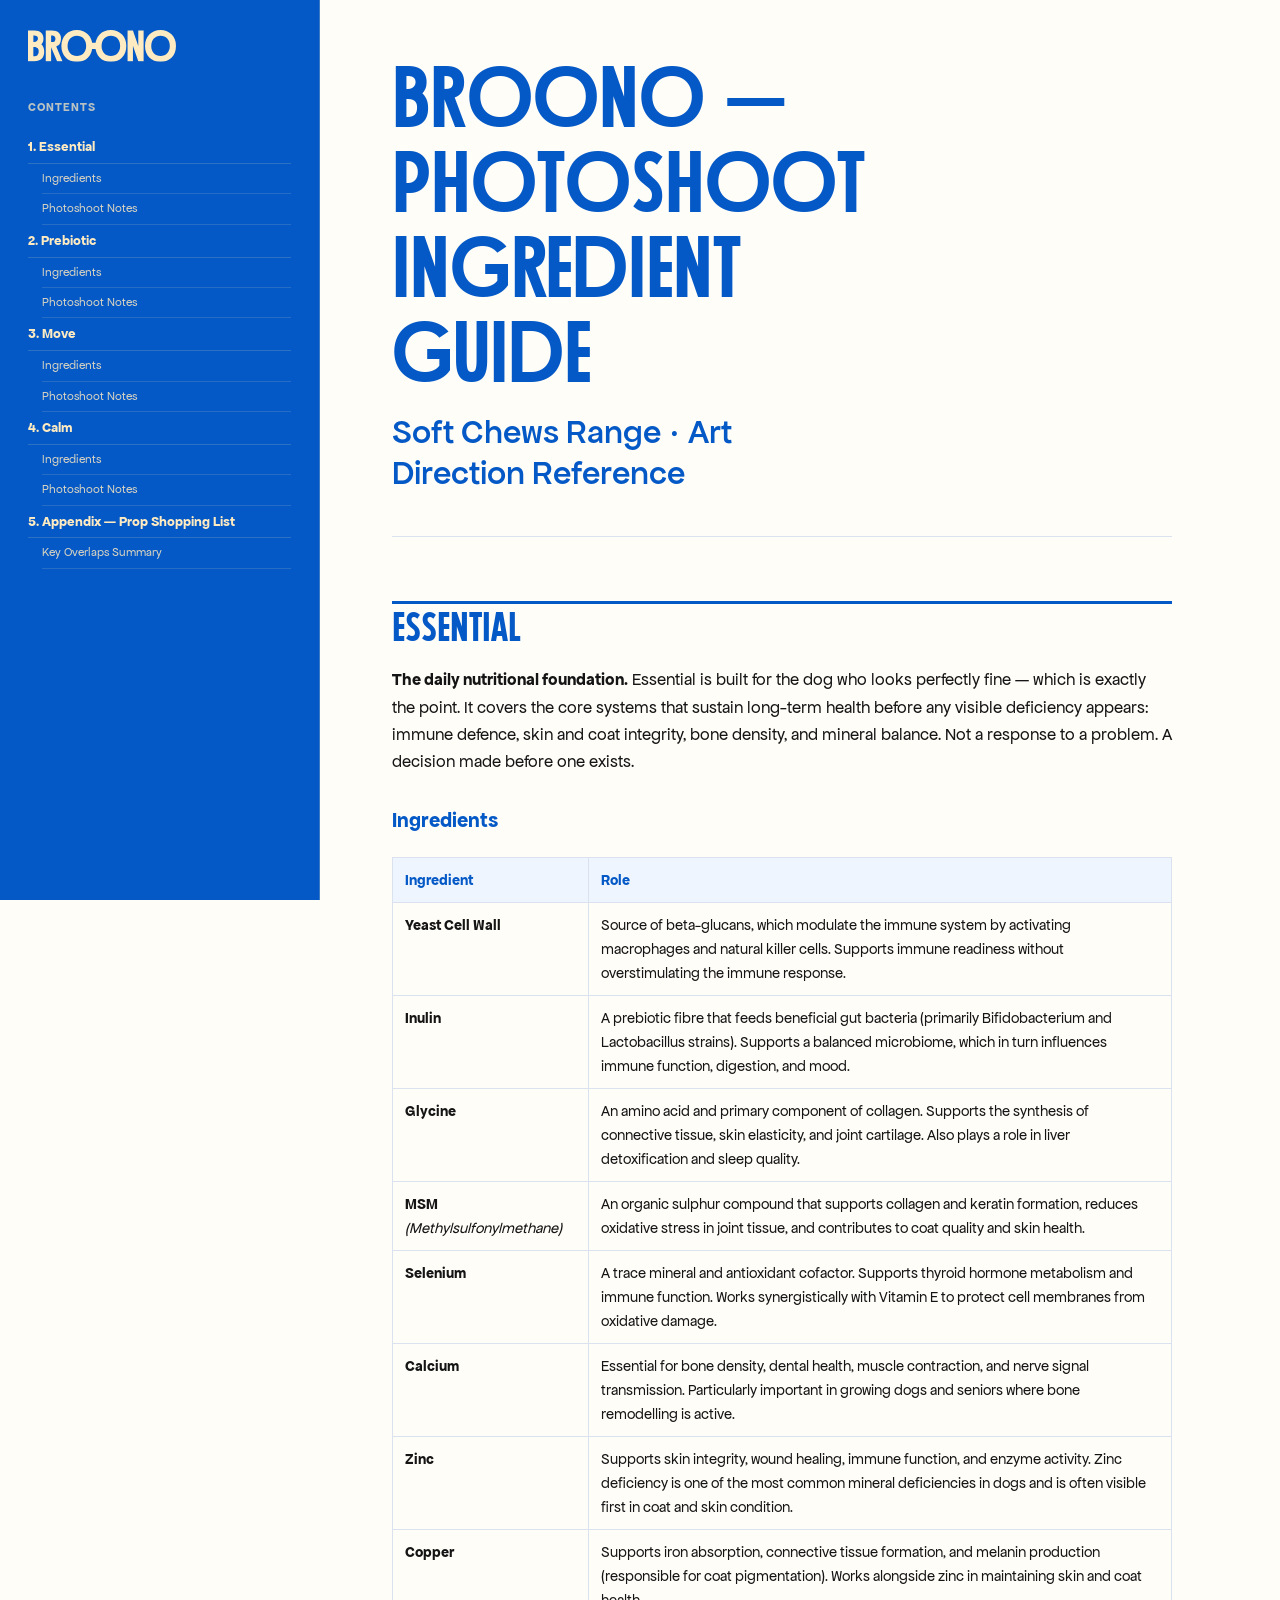
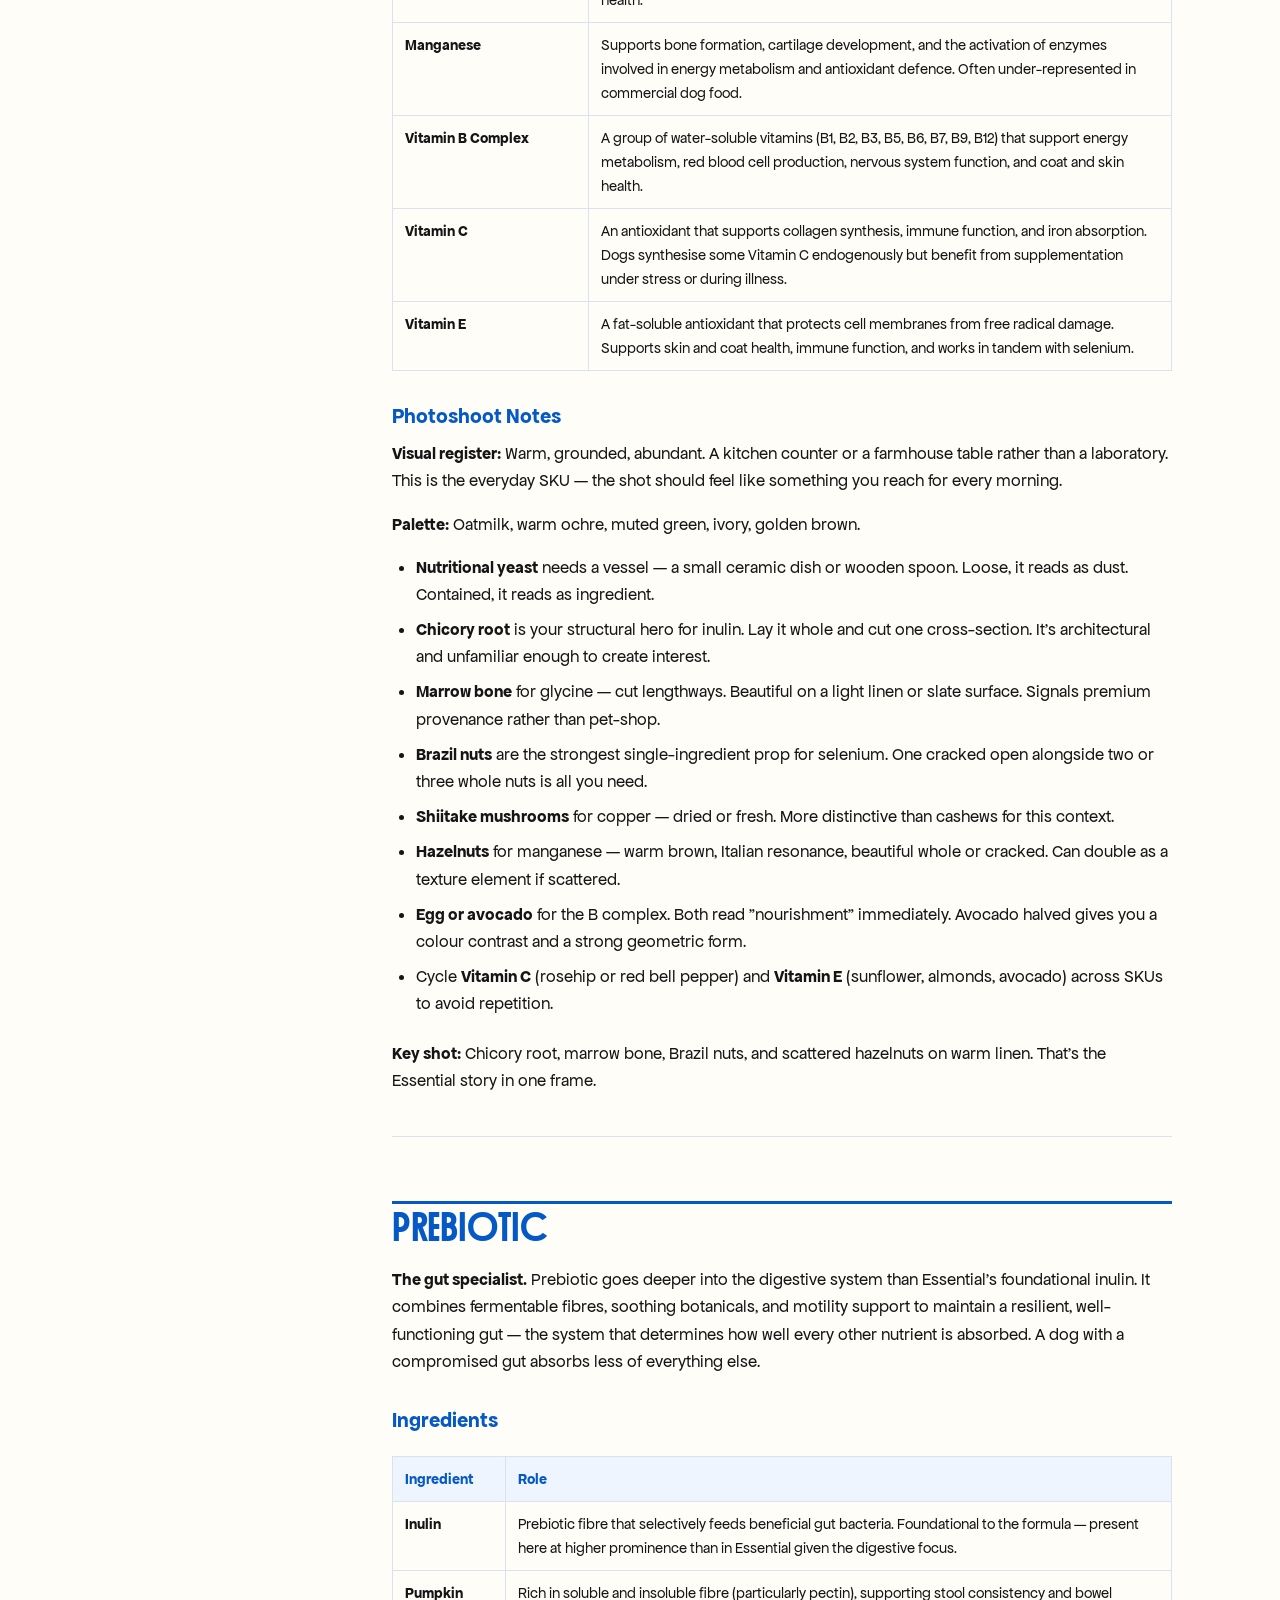
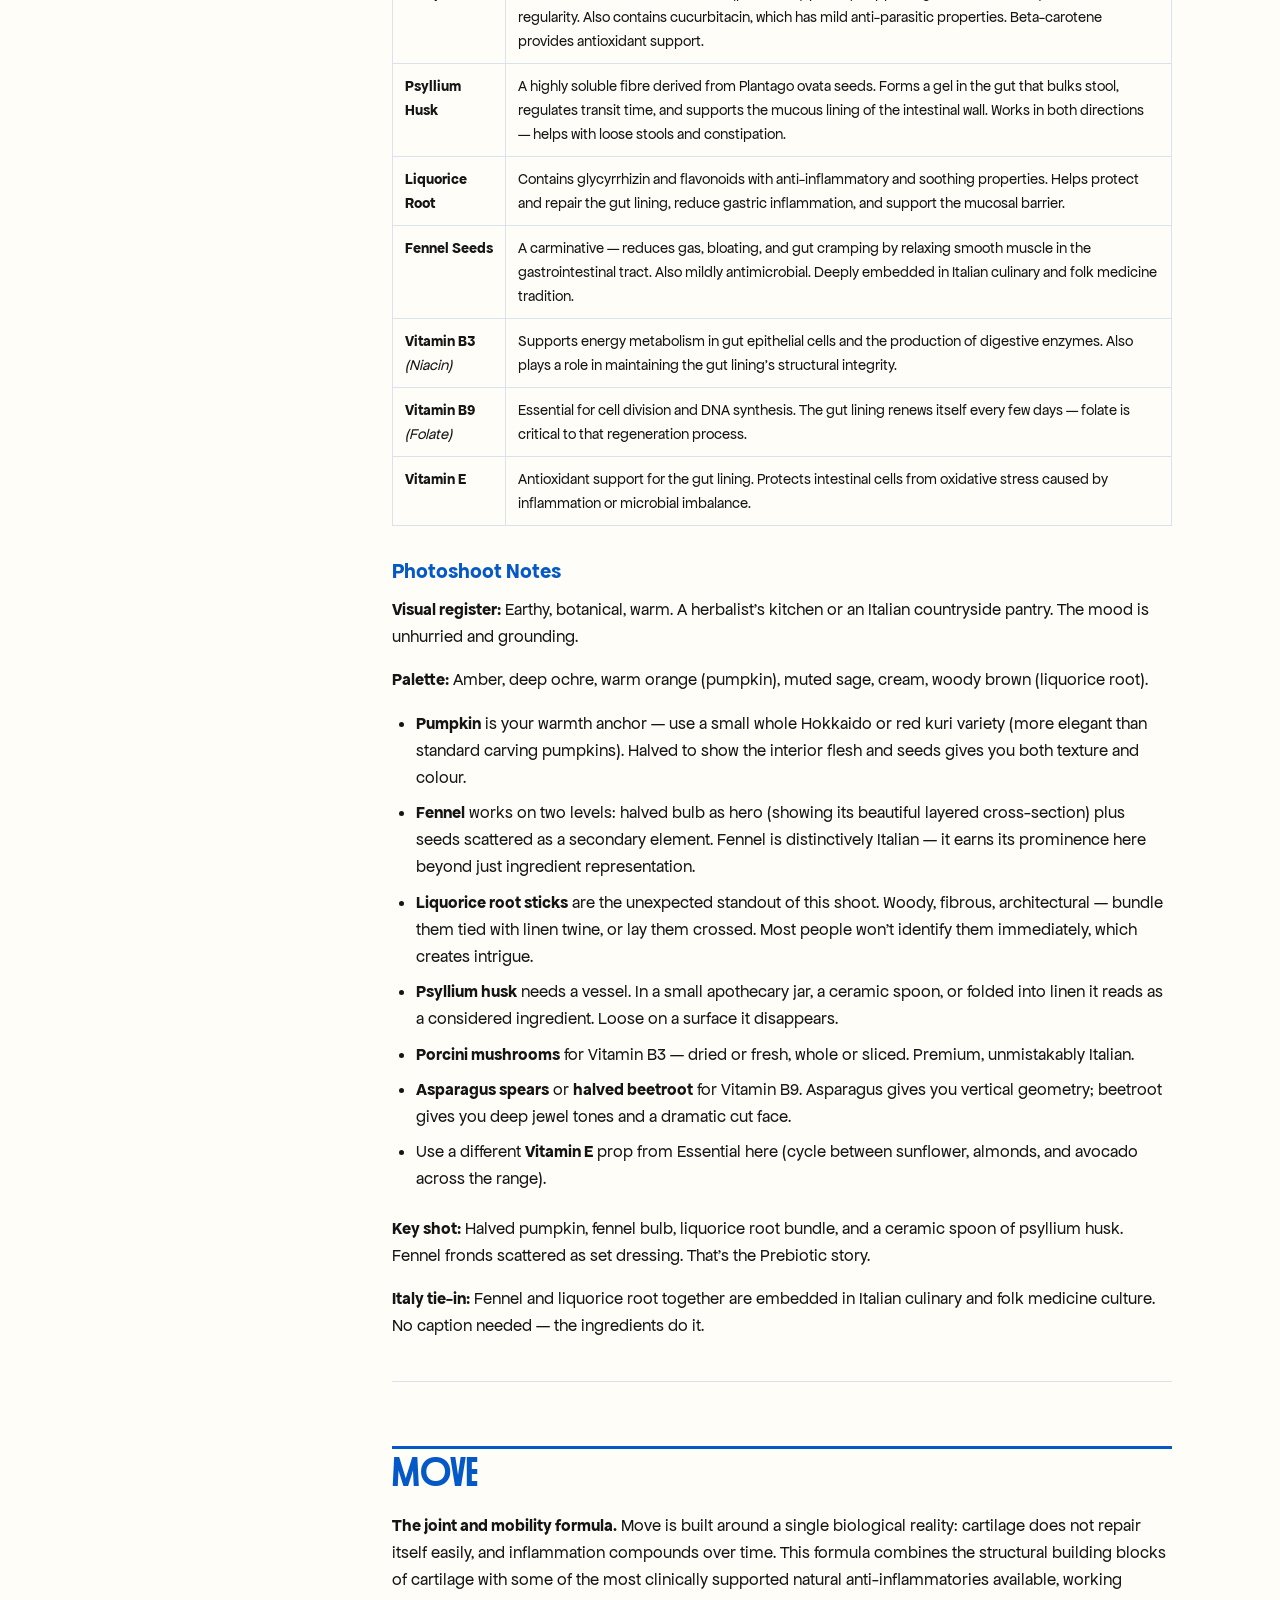
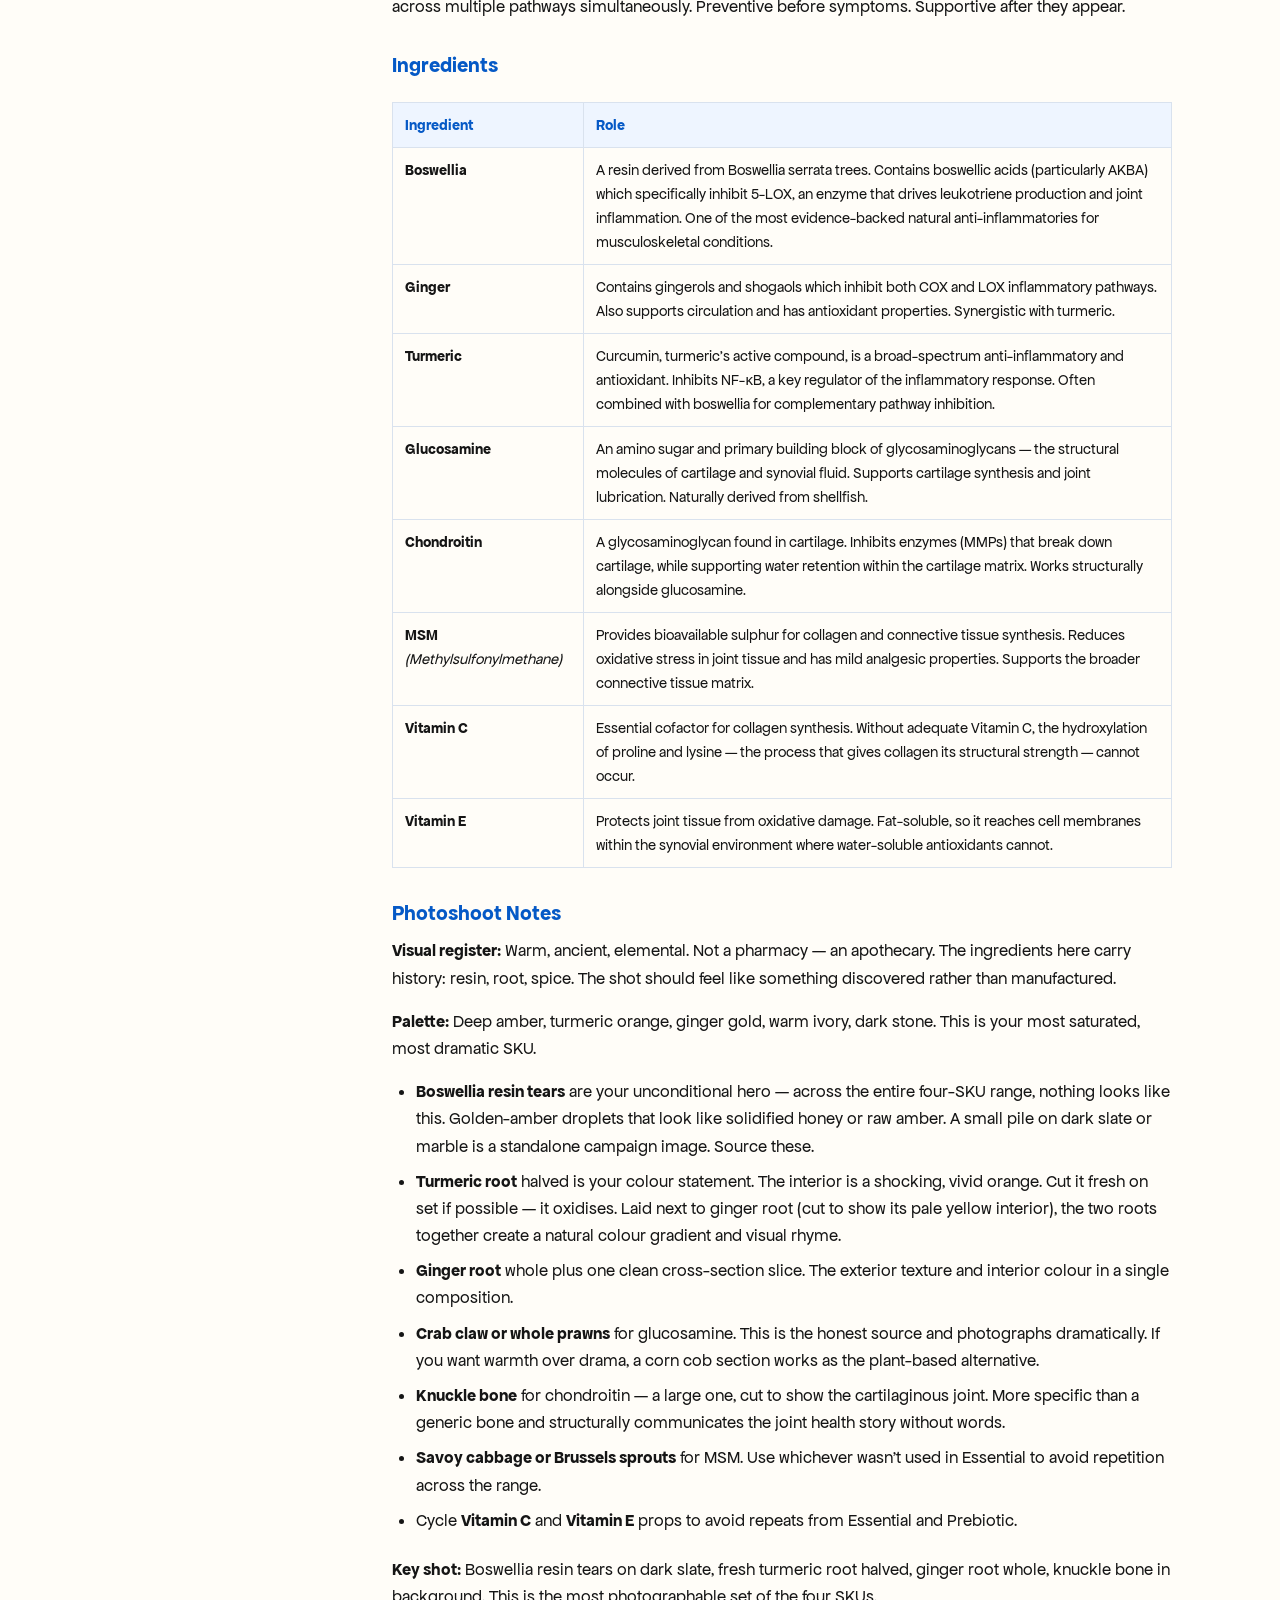
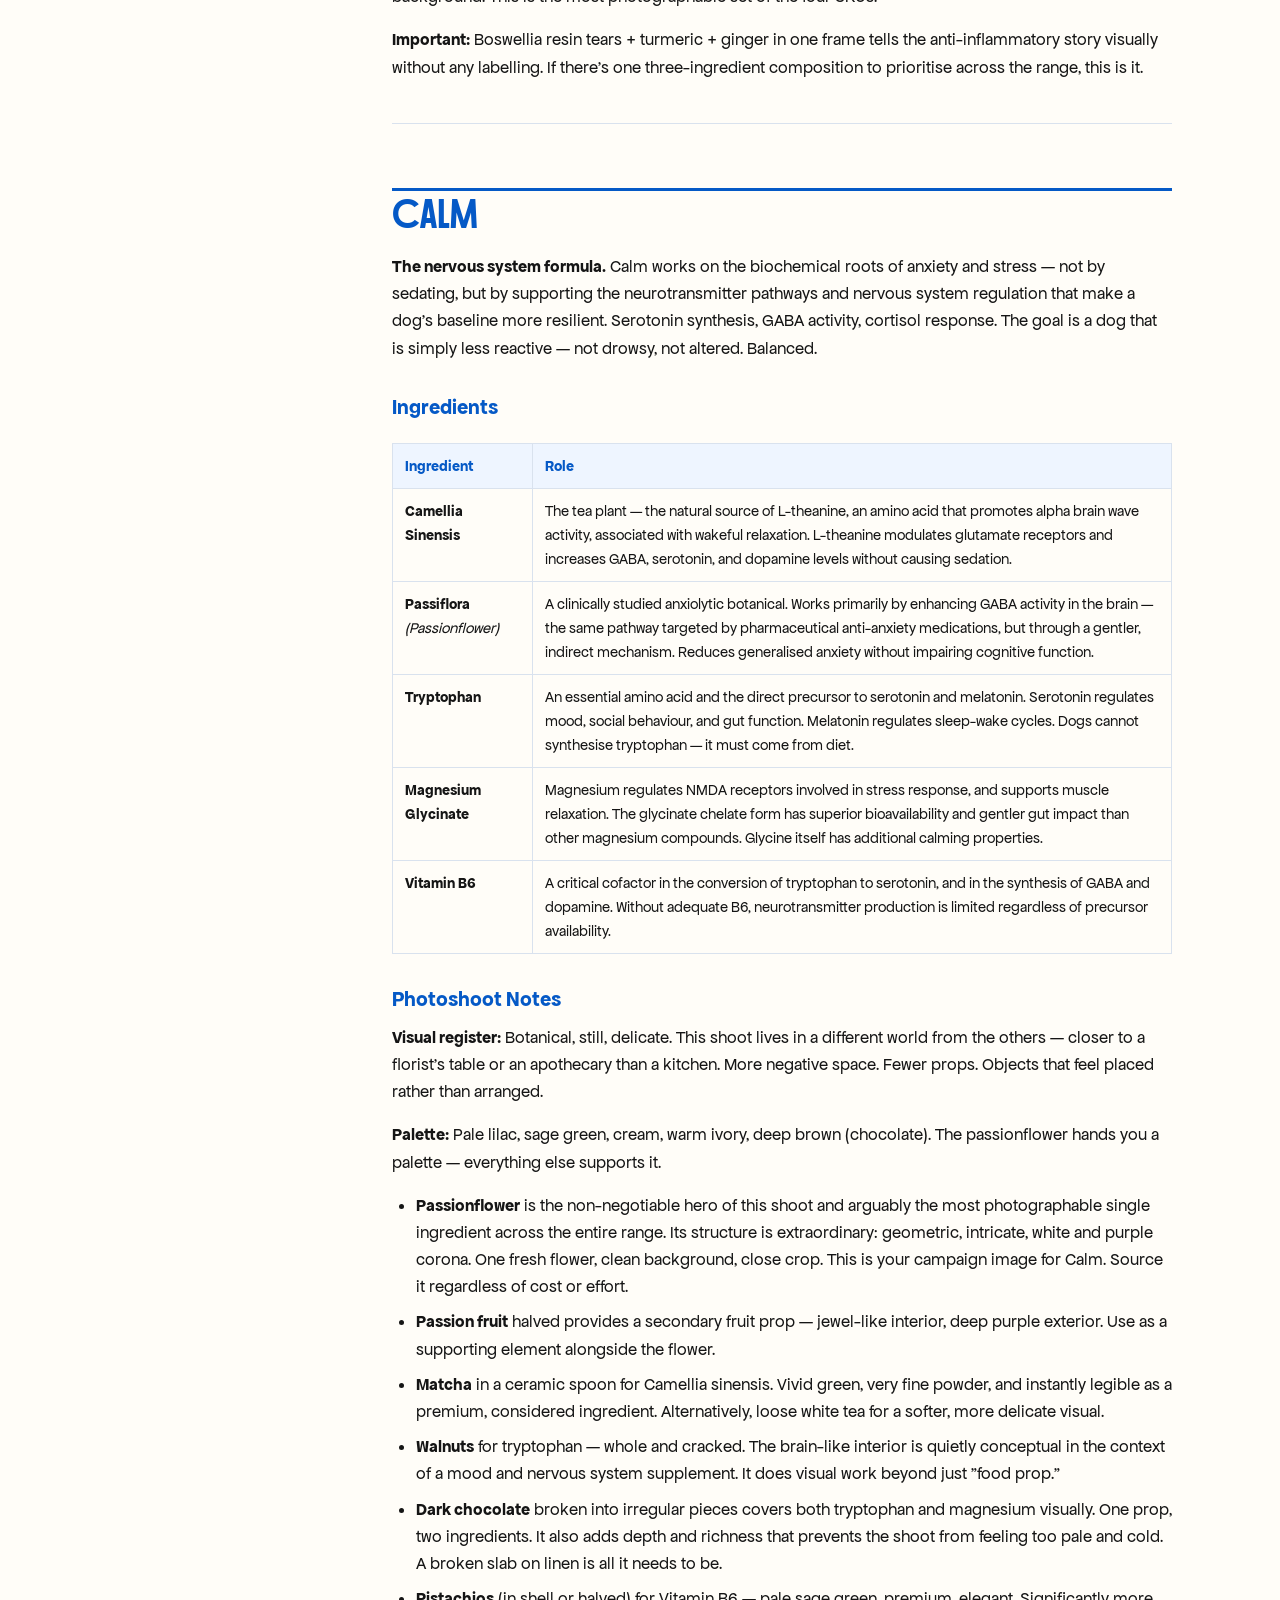
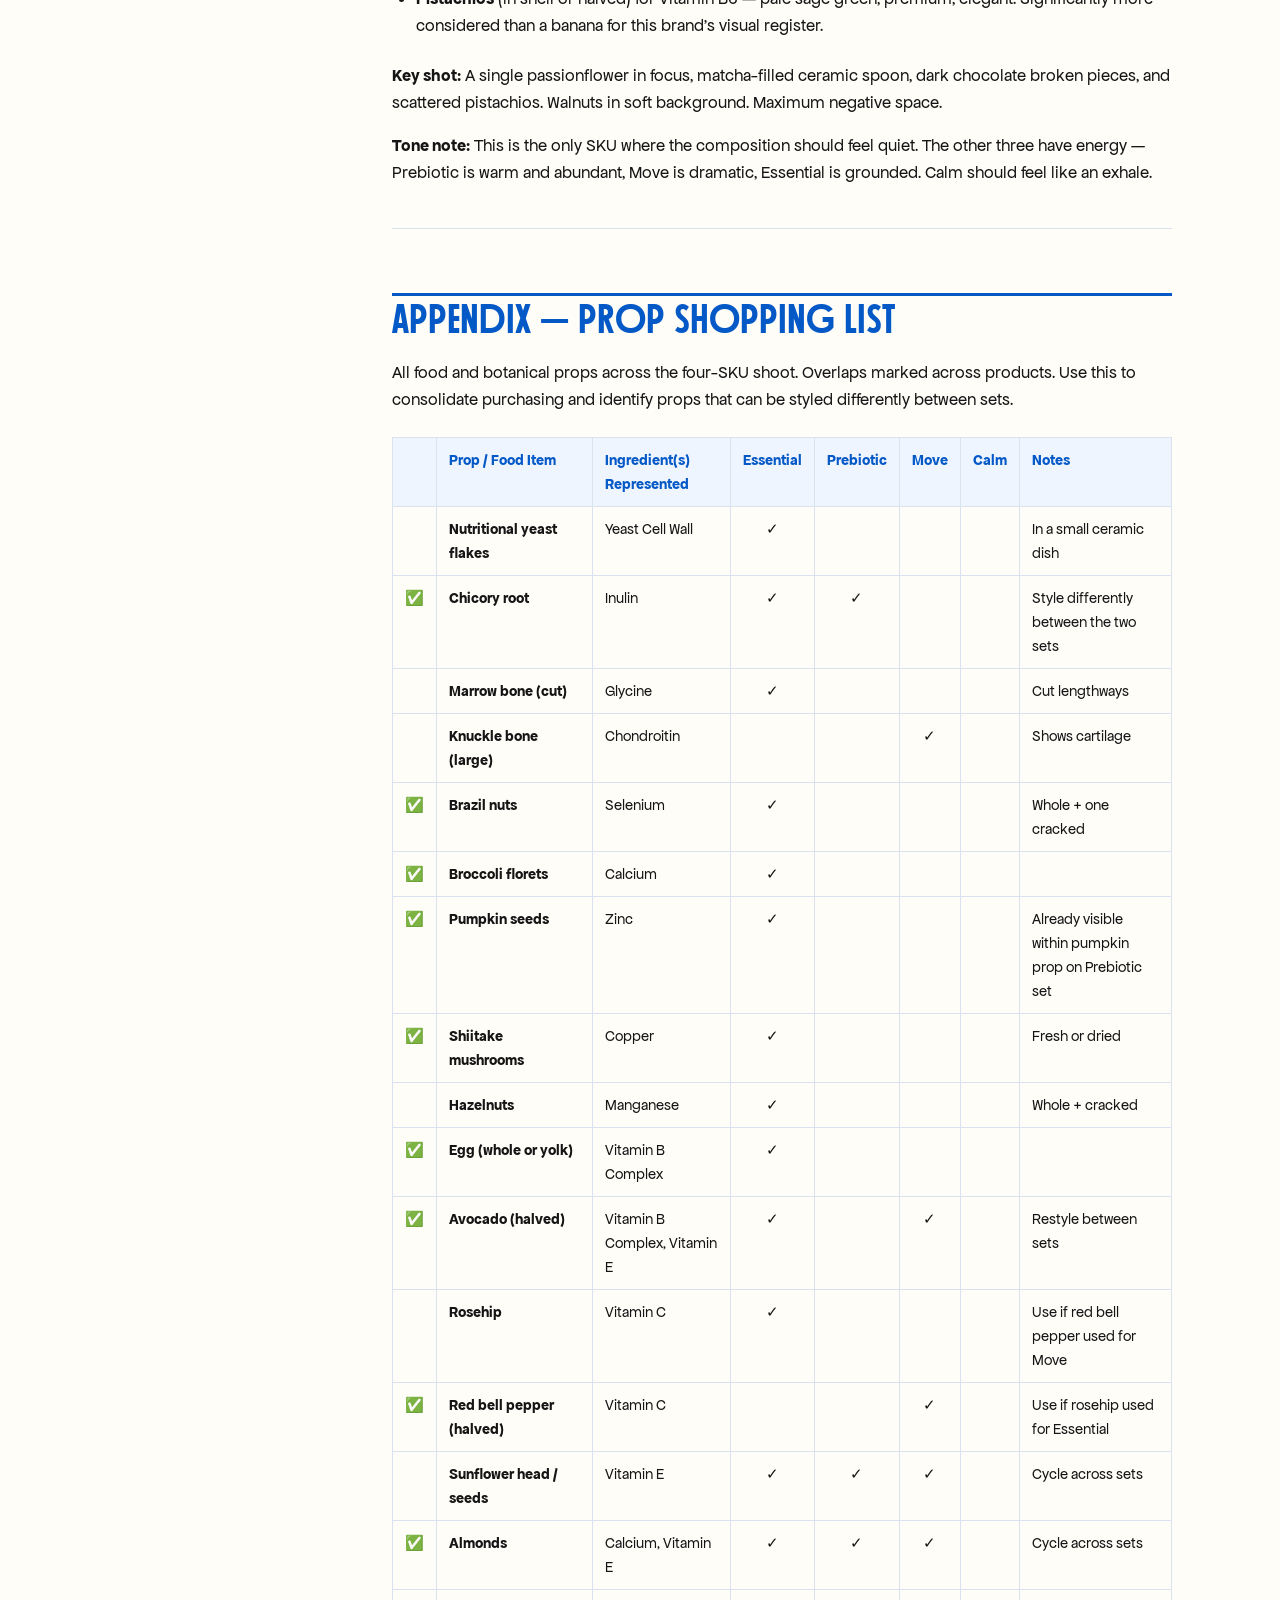
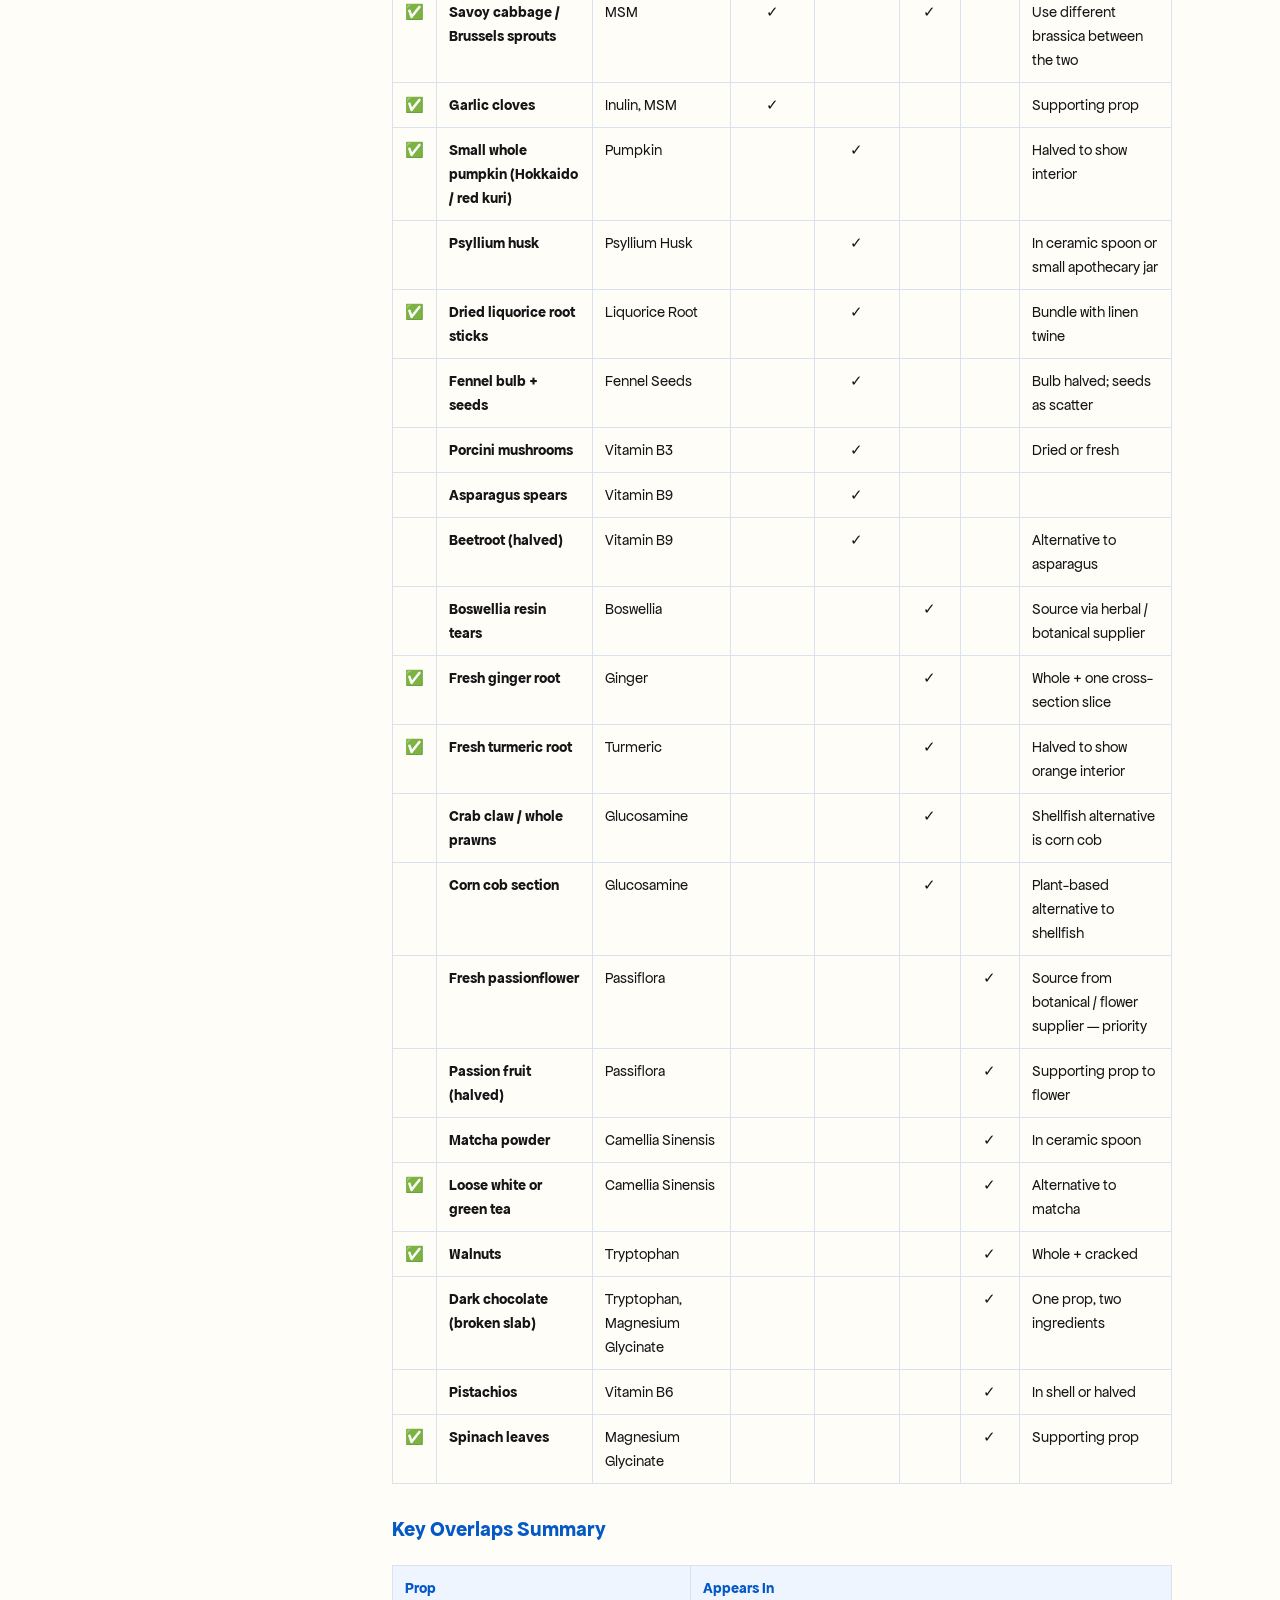
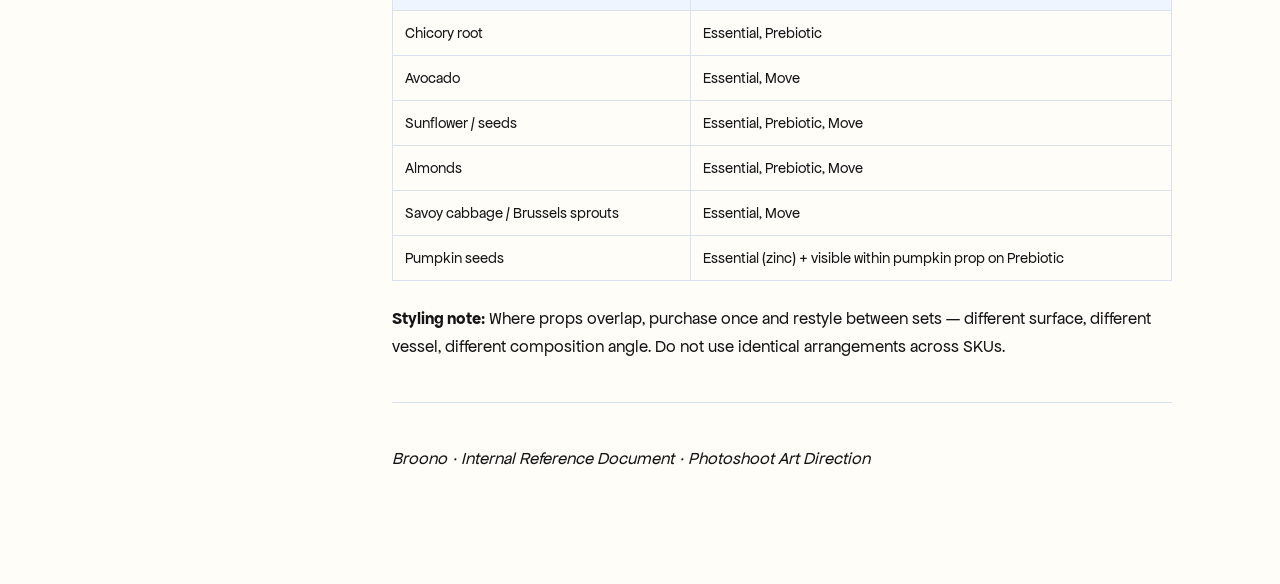
<file: photoshoot-ingredient-guide.html>
<!doctype html>
<html lang="en">
<head>
  <meta charset="utf-8">
  <meta name="robots" content="noindex, nofollow, noarchive, nosnippet">
  <meta name="viewport" content="width=device-width, initial-scale=1">
  <title>BROONO - Photoshoot Ingredient Guide</title>
  <style>
    @font-face {
      font-family: "Pesto";
      src: url("/assets/fonts/Pesto Mafio Font/pesto_mafio.woff2") format("woff2");
      font-weight: 400;
      font-style: normal;
    }

    @font-face {
      font-family: "ApfelGrotezk";
      src: url("/assets/fonts/apfel-grotezk-main/fonts/ApfelGrotezk-Regular.woff2") format("woff2");
      font-weight: 400;
      font-style: normal;
    }

    @font-face {
      font-family: "ApfelGrotezk";
      src: url("/assets/fonts/apfel-grotezk-main/fonts/ApfelGrotezk-Mittel.woff2") format("woff2");
      font-weight: 500;
      font-style: normal;
    }

    @font-face {
      font-family: "ApfelGrotezk";
      src: url("/assets/fonts/apfel-grotezk-main/fonts/ApfelGrotezk-Fett.woff2") format("woff2");
      font-weight: 700;
      font-style: normal;
    }

    :root {
      --blue: #0559c6;
      --cream: #ffebc2;
      --ink: #151515;
      --muted: #5d6470;
      --line: #d9e2ee;
      --paper: #fffdf8;
      --white: #ffffff;
      --sidebar: 320px;
    }

    * {
      box-sizing: border-box;
    }

    html {
      scroll-padding-top: 32px;
    }

    body {
      margin: 0;
      background: var(--paper);
      color: var(--ink);
      font-family: "ApfelGrotezk", Arial, sans-serif;
      font-size: 17px;
      line-height: 1.6;
    }

    a {
      color: inherit;
      text-decoration-color: rgba(5, 89, 198, 0.35);
      text-underline-offset: 3px;
    }

    .shell {
      display: grid;
      grid-template-columns: var(--sidebar) minmax(0, 1fr);
      min-height: 100vh;
    }

    .sidebar {
      position: sticky;
      top: 0;
      height: 100vh;
      padding: 30px 28px;
      background: var(--blue);
      color: var(--cream);
      overflow-y: auto;
      border-right: 1px solid rgba(255, 235, 194, 0.22);
    }

    .brand {
      display: block;
      width: 148px;
      margin-bottom: 36px;
    }

    .toc-toggle {
      display: none;
    }

    .toc__label {
      margin-bottom: 14px;
      font-size: 12px;
      font-weight: 700;
      letter-spacing: 0.08em;
      text-transform: uppercase;
      opacity: 0.72;
    }

    .toc ol {
      list-style: none;
      margin: 0;
      padding: 0;
    }

    .toc li {
      margin: 0;
      line-height: 1.28;
    }

    .toc a {
      display: block;
      padding: 7px 0;
      color: var(--cream);
      text-decoration: none;
      border-bottom: 1px solid rgba(255, 235, 194, 0.16);
    }

    .toc a:hover {
      color: var(--white);
      border-bottom-color: rgba(255, 255, 255, 0.55);
    }

    .toc__item {
      font-size: 14px;
      font-weight: 700;
    }

    .toc__subitem {
      padding-left: 14px;
      font-size: 12px;
      opacity: 0.84;
    }

    .page {
      max-width: 940px;
      padding: 58px 72px 96px;
    }

    .document {
      width: min(100%, 780px);
    }

    h1, h2, h3, h4 {
      line-height: 1.12;
      color: var(--blue);
    }

    h1 {
      margin: 0 0 20px;
      font-family: "Pesto", Georgia, serif;
      font-size: clamp(42px, 6vw, 76px);
      font-weight: 400;
      max-width: 11ch;
    }

    h2 {
      clear: both;
      margin: 64px 0 18px;
      padding-top: 4px;
      font-family: "Pesto", Georgia, serif;
      font-size: 36px;
      font-weight: 400;
      border-top: 3px solid var(--blue);
    }

    .title-subhead {
      margin: -6px 0 24px;
      padding-top: 0;
      font-family: "ApfelGrotezk", Arial, sans-serif;
      font-size: clamp(24px, 3vw, 34px);
      font-weight: 500;
      line-height: 1.2;
      border-top: 0;
      max-width: 18ch;
    }

    h3 {
      clear: both;
      margin: 34px 0 12px;
      font-size: 21px;
      font-weight: 700;
    }

    h4 {
      margin: 24px 0 10px;
      font-size: 18px;
    }

    p {
      margin: 0 0 16px;
    }

    ul, ol {
      margin: 0 0 22px;
      padding-left: 24px;
    }

    li {
      margin-bottom: 8px;
    }

    strong {
      font-weight: 700;
    }

    blockquote {
      margin: 0 0 34px;
      padding: 18px 22px;
      background: var(--cream);
      border-left: 5px solid var(--blue);
      color: var(--ink);
    }

    blockquote p {
      margin: 0;
    }

    hr {
      margin: 42px 0;
      border: 0;
      border-top: 1px solid var(--line);
    }

    table {
      width: 100%;
      border-collapse: collapse;
      margin: 24px 0;
      font-size: 15px;
    }

    th, td {
      padding: 10px 12px;
      border: 1px solid var(--line);
      text-align: left;
      vertical-align: top;
    }

    th {
      color: var(--blue);
      background: #eef5ff;
    }

    .document > h1 + blockquote {
      margin-top: 22px;
    }

    .document > h2:first-of-type {
      margin-top: 48px;
    }

    .document > .title-subhead:first-of-type {
      margin-top: -6px;
    }

    .appendix-table th:first-child,
    .appendix-table td:first-child {
      text-align: center;
      width: 36px;
    }

    .appendix-table td.tick {
      text-align: center;
    }

    .table-scroll {
      margin: 24px 0;
      overflow-x: auto;
      -webkit-overflow-scrolling: touch;
    }

    .table-scroll table {
      margin: 0;
    }

    .appendix-table th:nth-child(2),
    .appendix-table td:nth-child(2) {
      position: sticky;
      left: 0;
      background: var(--paper);
      z-index: 1;
      box-shadow: 1px 0 0 var(--line);
    }

    .appendix-table th:nth-child(2) {
      background: #eef5ff;
      z-index: 2;
    }

    @media (max-width: 860px) {
      .appendix-table {
        font-size: 13px;
      }

      .appendix-table th,
      .appendix-table td {
        padding: 7px 8px;
      }

      .appendix-table th.sku,
      .appendix-table td.sku {
        text-align: center;
        width: 44px;
      }
    }

    @media (max-width: 640px) {
      .appendix-table {
        font-size: 12px;
        min-width: 640px;
      }

      .appendix-table th,
      .appendix-table td {
        padding: 6px 7px;
      }
    }

    @media (max-width: 980px) {
      html {
        scroll-padding-top: 92px;
      }

      .shell {
        display: block;
      }

      .sidebar {
        position: sticky;
        z-index: 10;
        height: auto;
        max-height: 42vh;
        padding: 18px 20px;
      }

      .brand {
        width: 118px;
        margin-bottom: 0;
      }

      .toc-toggle {
        display: inline-flex;
        align-items: center;
        justify-content: center;
        min-height: 38px;
        padding: 9px 13px;
        border: 1px solid rgba(255, 235, 194, 0.42);
        border-radius: 4px;
        background: transparent;
        color: var(--cream);
        font: inherit;
        font-size: 13px;
        font-weight: 700;
        line-height: 1;
        cursor: pointer;
      }

      .toc-toggle::after {
        content: "+";
        margin-left: 10px;
        font-size: 16px;
        line-height: 1;
      }

      .sidebar.is-open .toc-toggle::after {
        content: "-";
      }

      .sidebar__top {
        display: flex;
        align-items: center;
        justify-content: space-between;
        gap: 16px;
      }

      .toc {
        display: none;
        margin-top: 18px;
      }

      .sidebar.is-open {
        max-height: 72vh;
      }

      .sidebar.is-open .toc {
        display: block;
      }

      .toc ol {
        columns: 2;
        column-gap: 24px;
      }

      .page {
        padding: 38px 24px 72px;
      }
    }

    @media (max-width: 640px) {
      body {
        font-size: 16px;
      }

      .sidebar {
        max-height: none;
      }

      .toc ol {
        columns: 1;
      }

      .page {
        padding: 30px 18px 64px;
      }

      h1 {
        font-size: 42px;
      }

      h2 {
        font-size: 30px;
      }
    }
  </style>
</head>
<body>
  <div class="shell">
    <aside class="sidebar">
      <div class="sidebar__top">
        <img class="brand" src="/assets/logo/broono-logo-beige.svg" alt="BROONO">
        <button class="toc-toggle" type="button" aria-expanded="false" aria-controls="document-toc">Contents</button>
      </div>
      <nav class="toc" id="document-toc" aria-label="Document sections">
        <div class="toc__label">Contents</div>
        <ol>
          <li class="toc__item"><a href="#essential">1. Essential</a></li>
          <li class="toc__subitem"><a href="#essential-ingredients">Ingredients</a></li>
          <li class="toc__subitem"><a href="#essential-photoshoot-notes">Photoshoot Notes</a></li>
          <li class="toc__item"><a href="#prebiotic">2. Prebiotic</a></li>
          <li class="toc__subitem"><a href="#prebiotic-ingredients">Ingredients</a></li>
          <li class="toc__subitem"><a href="#prebiotic-photoshoot-notes">Photoshoot Notes</a></li>
          <li class="toc__item"><a href="#move">3. Move</a></li>
          <li class="toc__subitem"><a href="#move-ingredients">Ingredients</a></li>
          <li class="toc__subitem"><a href="#move-photoshoot-notes">Photoshoot Notes</a></li>
          <li class="toc__item"><a href="#calm">4. Calm</a></li>
          <li class="toc__subitem"><a href="#calm-ingredients">Ingredients</a></li>
          <li class="toc__subitem"><a href="#calm-photoshoot-notes">Photoshoot Notes</a></li>
          <li class="toc__item"><a href="#appendix">5. Appendix &mdash; Prop Shopping List</a></li>
          <li class="toc__subitem"><a href="#key-overlaps-summary">Key Overlaps Summary</a></li>
        </ol>
      </nav>
    </aside>
    <main class="page">
      <article class="document">
        <h1 id="broono-photoshoot-ingredient-guide">Broono &mdash; Photoshoot Ingredient Guide</h1>
        <h2 class="title-subhead" id="soft-chews-range-art-direction-reference">Soft Chews Range &middot; Art Direction Reference</h2>

        <hr />

        <h2 id="essential">Essential</h2>
        <p><strong>The daily nutritional foundation.</strong> Essential is built for the dog who looks perfectly fine &mdash; which is exactly the point. It covers the core systems that sustain long-term health before any visible deficiency appears: immune defence, skin and coat integrity, bone density, and mineral balance. Not a response to a problem. A decision made before one exists.</p>

        <h3 id="essential-ingredients">Ingredients</h3>
        <table>
          <thead>
            <tr><th>Ingredient</th><th>Role</th></tr>
          </thead>
          <tbody>
            <tr><td data-label="Overlap"><strong>Yeast Cell Wall</strong></td><td data-label="Prop">Source of beta-glucans, which modulate the immune system by activating macrophages and natural killer cells. Supports immune readiness without overstimulating the immune response.</td></tr>
            <tr><td data-label="Overlap"><strong>Inulin</strong></td><td data-label="Prop">A prebiotic fibre that feeds beneficial gut bacteria (primarily Bifidobacterium and Lactobacillus strains). Supports a balanced microbiome, which in turn influences immune function, digestion, and mood.</td></tr>
            <tr><td data-label="Overlap"><strong>Glycine</strong></td><td data-label="Prop">An amino acid and primary component of collagen. Supports the synthesis of connective tissue, skin elasticity, and joint cartilage. Also plays a role in liver detoxification and sleep quality.</td></tr>
            <tr><td data-label="Overlap"><strong>MSM</strong> <em>(Methylsulfonylmethane)</em></td><td data-label="Prop">An organic sulphur compound that supports collagen and keratin formation, reduces oxidative stress in joint tissue, and contributes to coat quality and skin health.</td></tr>
            <tr><td data-label="Overlap"><strong>Selenium</strong></td><td data-label="Prop">A trace mineral and antioxidant cofactor. Supports thyroid hormone metabolism and immune function. Works synergistically with Vitamin E to protect cell membranes from oxidative damage.</td></tr>
            <tr><td data-label="Overlap"><strong>Calcium</strong></td><td data-label="Prop">Essential for bone density, dental health, muscle contraction, and nerve signal transmission. Particularly important in growing dogs and seniors where bone remodelling is active.</td></tr>
            <tr><td data-label="Overlap"><strong>Zinc</strong></td><td data-label="Prop">Supports skin integrity, wound healing, immune function, and enzyme activity. Zinc deficiency is one of the most common mineral deficiencies in dogs and is often visible first in coat and skin condition.</td></tr>
            <tr><td data-label="Overlap"><strong>Copper</strong></td><td data-label="Prop">Supports iron absorption, connective tissue formation, and melanin production (responsible for coat pigmentation). Works alongside zinc in maintaining skin and coat health.</td></tr>
            <tr><td data-label="Overlap"><strong>Manganese</strong></td><td data-label="Prop">Supports bone formation, cartilage development, and the activation of enzymes involved in energy metabolism and antioxidant defence. Often under-represented in commercial dog food.</td></tr>
            <tr><td data-label="Overlap"><strong>Vitamin B Complex</strong></td><td data-label="Prop">A group of water-soluble vitamins (B1, B2, B3, B5, B6, B7, B9, B12) that support energy metabolism, red blood cell production, nervous system function, and coat and skin health.</td></tr>
            <tr><td data-label="Overlap"><strong>Vitamin C</strong></td><td data-label="Prop">An antioxidant that supports collagen synthesis, immune function, and iron absorption. Dogs synthesise some Vitamin C endogenously but benefit from supplementation under stress or during illness.</td></tr>
            <tr><td data-label="Overlap"><strong>Vitamin E</strong></td><td data-label="Prop">A fat-soluble antioxidant that protects cell membranes from free radical damage. Supports skin and coat health, immune function, and works in tandem with selenium.</td></tr>
          </tbody>
        </table>

        <h3 id="essential-photoshoot-notes">Photoshoot Notes</h3>
        <p><strong>Visual register:</strong> Warm, grounded, abundant. A kitchen counter or a farmhouse table rather than a laboratory. This is the everyday SKU &mdash; the shot should feel like something you reach for every morning.</p>
        <p><strong>Palette:</strong> Oatmilk, warm ochre, muted green, ivory, golden brown.</p>
        <ul>
          <li><strong>Nutritional yeast</strong> needs a vessel &mdash; a small ceramic dish or wooden spoon. Loose, it reads as dust. Contained, it reads as ingredient.</li>
          <li><strong>Chicory root</strong> is your structural hero for inulin. Lay it whole and cut one cross-section. It's architectural and unfamiliar enough to create interest.</li>
          <li><strong>Marrow bone</strong> for glycine &mdash; cut lengthways. Beautiful on a light linen or slate surface. Signals premium provenance rather than pet-shop.</li>
          <li><strong>Brazil nuts</strong> are the strongest single-ingredient prop for selenium. One cracked open alongside two or three whole nuts is all you need.</li>
          <li><strong>Shiitake mushrooms</strong> for copper &mdash; dried or fresh. More distinctive than cashews for this context.</li>
          <li><strong>Hazelnuts</strong> for manganese &mdash; warm brown, Italian resonance, beautiful whole or cracked. Can double as a texture element if scattered.</li>
          <li><strong>Egg or avocado</strong> for the B complex. Both read "nourishment" immediately. Avocado halved gives you a colour contrast and a strong geometric form.</li>
          <li>Cycle <strong>Vitamin C</strong> (rosehip or red bell pepper) and <strong>Vitamin E</strong> (sunflower, almonds, avocado) across SKUs to avoid repetition.</li>
        </ul>
        <p><strong>Key shot:</strong> Chicory root, marrow bone, Brazil nuts, and scattered hazelnuts on warm linen. That's the Essential story in one frame.</p>

        <hr />

        <h2 id="prebiotic">Prebiotic</h2>
        <p><strong>The gut specialist.</strong> Prebiotic goes deeper into the digestive system than Essential's foundational inulin. It combines fermentable fibres, soothing botanicals, and motility support to maintain a resilient, well-functioning gut &mdash; the system that determines how well every other nutrient is absorbed. A dog with a compromised gut absorbs less of everything else.</p>

        <h3 id="prebiotic-ingredients">Ingredients</h3>
        <table>
          <thead>
            <tr><th>Ingredient</th><th>Role</th></tr>
          </thead>
          <tbody>
            <tr><td><strong>Inulin</strong></td><td>Prebiotic fibre that selectively feeds beneficial gut bacteria. Foundational to the formula &mdash; present here at higher prominence than in Essential given the digestive focus.</td></tr>
            <tr><td><strong>Pumpkin</strong></td><td>Rich in soluble and insoluble fibre (particularly pectin), supporting stool consistency and bowel regularity. Also contains cucurbitacin, which has mild anti-parasitic properties. Beta-carotene provides antioxidant support.</td></tr>
            <tr><td><strong>Psyllium Husk</strong></td><td>A highly soluble fibre derived from Plantago ovata seeds. Forms a gel in the gut that bulks stool, regulates transit time, and supports the mucous lining of the intestinal wall. Works in both directions &mdash; helps with loose stools and constipation.</td></tr>
            <tr><td><strong>Liquorice Root</strong></td><td>Contains glycyrrhizin and flavonoids with anti-inflammatory and soothing properties. Helps protect and repair the gut lining, reduce gastric inflammation, and support the mucosal barrier.</td></tr>
            <tr><td><strong>Fennel Seeds</strong></td><td>A carminative &mdash; reduces gas, bloating, and gut cramping by relaxing smooth muscle in the gastrointestinal tract. Also mildly antimicrobial. Deeply embedded in Italian culinary and folk medicine tradition.</td></tr>
            <tr><td><strong>Vitamin B3</strong> <em>(Niacin)</em></td><td>Supports energy metabolism in gut epithelial cells and the production of digestive enzymes. Also plays a role in maintaining the gut lining's structural integrity.</td></tr>
            <tr><td><strong>Vitamin B9</strong> <em>(Folate)</em></td><td>Essential for cell division and DNA synthesis. The gut lining renews itself every few days &mdash; folate is critical to that regeneration process.</td></tr>
            <tr><td><strong>Vitamin E</strong></td><td>Antioxidant support for the gut lining. Protects intestinal cells from oxidative stress caused by inflammation or microbial imbalance.</td></tr>
          </tbody>
        </table>

        <h3 id="prebiotic-photoshoot-notes">Photoshoot Notes</h3>
        <p><strong>Visual register:</strong> Earthy, botanical, warm. A herbalist's kitchen or an Italian countryside pantry. The mood is unhurried and grounding.</p>
        <p><strong>Palette:</strong> Amber, deep ochre, warm orange (pumpkin), muted sage, cream, woody brown (liquorice root).</p>
        <ul>
          <li><strong>Pumpkin</strong> is your warmth anchor &mdash; use a small whole Hokkaido or red kuri variety (more elegant than standard carving pumpkins). Halved to show the interior flesh and seeds gives you both texture and colour.</li>
          <li><strong>Fennel</strong> works on two levels: halved bulb as hero (showing its beautiful layered cross-section) plus seeds scattered as a secondary element. Fennel is distinctively Italian &mdash; it earns its prominence here beyond just ingredient representation.</li>
          <li><strong>Liquorice root sticks</strong> are the unexpected standout of this shoot. Woody, fibrous, architectural &mdash; bundle them tied with linen twine, or lay them crossed. Most people won't identify them immediately, which creates intrigue.</li>
          <li><strong>Psyllium husk</strong> needs a vessel. In a small apothecary jar, a ceramic spoon, or folded into linen it reads as a considered ingredient. Loose on a surface it disappears.</li>
          <li><strong>Porcini mushrooms</strong> for Vitamin B3 &mdash; dried or fresh, whole or sliced. Premium, unmistakably Italian.</li>
          <li><strong>Asparagus spears</strong> or <strong>halved beetroot</strong> for Vitamin B9. Asparagus gives you vertical geometry; beetroot gives you deep jewel tones and a dramatic cut face.</li>
          <li>Use a different <strong>Vitamin E</strong> prop from Essential here (cycle between sunflower, almonds, and avocado across the range).</li>
        </ul>
        <p><strong>Key shot:</strong> Halved pumpkin, fennel bulb, liquorice root bundle, and a ceramic spoon of psyllium husk. Fennel fronds scattered as set dressing. That's the Prebiotic story.</p>
        <p><strong>Italy tie-in:</strong> Fennel and liquorice root together are embedded in Italian culinary and folk medicine culture. No caption needed &mdash; the ingredients do it.</p>

        <hr />

        <h2 id="move">Move</h2>
        <p><strong>The joint and mobility formula.</strong> Move is built around a single biological reality: cartilage does not repair itself easily, and inflammation compounds over time. This formula combines the structural building blocks of cartilage with some of the most clinically supported natural anti-inflammatories available, working across multiple pathways simultaneously. Preventive before symptoms. Supportive after they appear.</p>

        <h3 id="move-ingredients">Ingredients</h3>
        <table>
          <thead>
            <tr><th>Ingredient</th><th>Role</th></tr>
          </thead>
          <tbody>
            <tr><td><strong>Boswellia</strong></td><td>A resin derived from Boswellia serrata trees. Contains boswellic acids (particularly AKBA) which specifically inhibit 5-LOX, an enzyme that drives leukotriene production and joint inflammation. One of the most evidence-backed natural anti-inflammatories for musculoskeletal conditions.</td></tr>
            <tr><td><strong>Ginger</strong></td><td>Contains gingerols and shogaols which inhibit both COX and LOX inflammatory pathways. Also supports circulation and has antioxidant properties. Synergistic with turmeric.</td></tr>
            <tr><td><strong>Turmeric</strong></td><td>Curcumin, turmeric's active compound, is a broad-spectrum anti-inflammatory and antioxidant. Inhibits NF-&kappa;B, a key regulator of the inflammatory response. Often combined with boswellia for complementary pathway inhibition.</td></tr>
            <tr><td><strong>Glucosamine</strong></td><td>An amino sugar and primary building block of glycosaminoglycans &mdash; the structural molecules of cartilage and synovial fluid. Supports cartilage synthesis and joint lubrication. Naturally derived from shellfish.</td></tr>
            <tr><td><strong>Chondroitin</strong></td><td>A glycosaminoglycan found in cartilage. Inhibits enzymes (MMPs) that break down cartilage, while supporting water retention within the cartilage matrix. Works structurally alongside glucosamine.</td></tr>
            <tr><td><strong>MSM</strong> <em>(Methylsulfonylmethane)</em></td><td>Provides bioavailable sulphur for collagen and connective tissue synthesis. Reduces oxidative stress in joint tissue and has mild analgesic properties. Supports the broader connective tissue matrix.</td></tr>
            <tr><td><strong>Vitamin C</strong></td><td>Essential cofactor for collagen synthesis. Without adequate Vitamin C, the hydroxylation of proline and lysine &mdash; the process that gives collagen its structural strength &mdash; cannot occur.</td></tr>
            <tr><td><strong>Vitamin E</strong></td><td>Protects joint tissue from oxidative damage. Fat-soluble, so it reaches cell membranes within the synovial environment where water-soluble antioxidants cannot.</td></tr>
          </tbody>
        </table>

        <h3 id="move-photoshoot-notes">Photoshoot Notes</h3>
        <p><strong>Visual register:</strong> Warm, ancient, elemental. Not a pharmacy &mdash; an apothecary. The ingredients here carry history: resin, root, spice. The shot should feel like something discovered rather than manufactured.</p>
        <p><strong>Palette:</strong> Deep amber, turmeric orange, ginger gold, warm ivory, dark stone. This is your most saturated, most dramatic SKU.</p>
        <ul>
          <li><strong>Boswellia resin tears</strong> are your unconditional hero &mdash; across the entire four-SKU range, nothing looks like this. Golden-amber droplets that look like solidified honey or raw amber. A small pile on dark slate or marble is a standalone campaign image. Source these.</li>
          <li><strong>Turmeric root</strong> halved is your colour statement. The interior is a shocking, vivid orange. Cut it fresh on set if possible &mdash; it oxidises. Laid next to ginger root (cut to show its pale yellow interior), the two roots together create a natural colour gradient and visual rhyme.</li>
          <li><strong>Ginger root</strong> whole plus one clean cross-section slice. The exterior texture and interior colour in a single composition.</li>
          <li><strong>Crab claw or whole prawns</strong> for glucosamine. This is the honest source and photographs dramatically. If you want warmth over drama, a corn cob section works as the plant-based alternative.</li>
          <li><strong>Knuckle bone</strong> for chondroitin &mdash; a large one, cut to show the cartilaginous joint. More specific than a generic bone and structurally communicates the joint health story without words.</li>
          <li><strong>Savoy cabbage or Brussels sprouts</strong> for MSM. Use whichever wasn't used in Essential to avoid repetition across the range.</li>
          <li>Cycle <strong>Vitamin C</strong> and <strong>Vitamin E</strong> props to avoid repeats from Essential and Prebiotic.</li>
        </ul>
        <p><strong>Key shot:</strong> Boswellia resin tears on dark slate, fresh turmeric root halved, ginger root whole, knuckle bone in background. This is the most photographable set of the four SKUs.</p>
        <p><strong>Important:</strong> Boswellia resin tears + turmeric + ginger in one frame tells the anti-inflammatory story visually without any labelling. If there's one three-ingredient composition to prioritise across the range, this is it.</p>

        <hr />

        <h2 id="calm">Calm</h2>
        <p><strong>The nervous system formula.</strong> Calm works on the biochemical roots of anxiety and stress &mdash; not by sedating, but by supporting the neurotransmitter pathways and nervous system regulation that make a dog's baseline more resilient. Serotonin synthesis, GABA activity, cortisol response. The goal is a dog that is simply less reactive &mdash; not drowsy, not altered. Balanced.</p>

        <h3 id="calm-ingredients">Ingredients</h3>
        <table>
          <thead>
            <tr><th>Ingredient</th><th>Role</th></tr>
          </thead>
          <tbody>
            <tr><td><strong>Camellia Sinensis</strong></td><td>The tea plant &mdash; the natural source of L-theanine, an amino acid that promotes alpha brain wave activity, associated with wakeful relaxation. L-theanine modulates glutamate receptors and increases GABA, serotonin, and dopamine levels without causing sedation.</td></tr>
            <tr><td><strong>Passiflora</strong> <em>(Passionflower)</em></td><td>A clinically studied anxiolytic botanical. Works primarily by enhancing GABA activity in the brain &mdash; the same pathway targeted by pharmaceutical anti-anxiety medications, but through a gentler, indirect mechanism. Reduces generalised anxiety without impairing cognitive function.</td></tr>
            <tr><td><strong>Tryptophan</strong></td><td>An essential amino acid and the direct precursor to serotonin and melatonin. Serotonin regulates mood, social behaviour, and gut function. Melatonin regulates sleep-wake cycles. Dogs cannot synthesise tryptophan &mdash; it must come from diet.</td></tr>
            <tr><td><strong>Magnesium Glycinate</strong></td><td>Magnesium regulates NMDA receptors involved in stress response, and supports muscle relaxation. The glycinate chelate form has superior bioavailability and gentler gut impact than other magnesium compounds. Glycine itself has additional calming properties.</td></tr>
            <tr><td><strong>Vitamin B6</strong></td><td>A critical cofactor in the conversion of tryptophan to serotonin, and in the synthesis of GABA and dopamine. Without adequate B6, neurotransmitter production is limited regardless of precursor availability.</td></tr>
          </tbody>
        </table>

        <h3 id="calm-photoshoot-notes">Photoshoot Notes</h3>
        <p><strong>Visual register:</strong> Botanical, still, delicate. This shoot lives in a different world from the others &mdash; closer to a florist's table or an apothecary than a kitchen. More negative space. Fewer props. Objects that feel placed rather than arranged.</p>
        <p><strong>Palette:</strong> Pale lilac, sage green, cream, warm ivory, deep brown (chocolate). The passionflower hands you a palette &mdash; everything else supports it.</p>
        <ul>
          <li><strong>Passionflower</strong> is the non-negotiable hero of this shoot and arguably the most photographable single ingredient across the entire range. Its structure is extraordinary: geometric, intricate, white and purple corona. One fresh flower, clean background, close crop. This is your campaign image for Calm. Source it regardless of cost or effort.</li>
          <li><strong>Passion fruit</strong> halved provides a secondary fruit prop &mdash; jewel-like interior, deep purple exterior. Use as a supporting element alongside the flower.</li>
          <li><strong>Matcha</strong> in a ceramic spoon for Camellia sinensis. Vivid green, very fine powder, and instantly legible as a premium, considered ingredient. Alternatively, loose white tea for a softer, more delicate visual.</li>
          <li><strong>Walnuts</strong> for tryptophan &mdash; whole and cracked. The brain-like interior is quietly conceptual in the context of a mood and nervous system supplement. It does visual work beyond just "food prop."</li>
          <li><strong>Dark chocolate</strong> broken into irregular pieces covers both tryptophan and magnesium visually. One prop, two ingredients. It also adds depth and richness that prevents the shoot from feeling too pale and cold. A broken slab on linen is all it needs to be.</li>
          <li><strong>Pistachios</strong> (in shell or halved) for Vitamin B6 &mdash; pale sage green, premium, elegant. Significantly more considered than a banana for this brand's visual register.</li>
        </ul>
        <p><strong>Key shot:</strong> A single passionflower in focus, matcha-filled ceramic spoon, dark chocolate broken pieces, and scattered pistachios. Walnuts in soft background. Maximum negative space.</p>
        <p><strong>Tone note:</strong> This is the only SKU where the composition should feel quiet. The other three have energy &mdash; Prebiotic is warm and abundant, Move is dramatic, Essential is grounded. Calm should feel like an exhale.</p>

        <hr />

        <h2 id="appendix">Appendix &mdash; Prop Shopping List</h2>
        <p>All food and botanical props across the four-SKU shoot. Overlaps marked across products. Use this to consolidate purchasing and identify props that can be styled differently between sets.</p>
        <div class="table-scroll">
        <table class="appendix-table">
          <thead>
            <tr>
              <th></th>
              <th>Prop / Food Item</th>
              <th>Ingredient(s) Represented</th>
              <th class="sku">Essential</th>
              <th class="sku">Prebiotic</th>
              <th class="sku">Move</th>
              <th class="sku">Calm</th>
              <th>Notes</th>
            </tr>
          </thead>
          <tbody>
            <tr><td></td><td><strong>Nutritional yeast flakes</strong></td><td>Yeast Cell Wall</td><td class="tick">&#10003;</td><td></td><td></td><td></td><td>In a small ceramic dish</td></tr>
            <tr><td>&#9989;</td><td><strong>Chicory root</strong></td><td>Inulin</td><td class="tick">&#10003;</td><td class="tick">&#10003;</td><td></td><td></td><td>Style differently between the two sets</td></tr>
            <tr><td></td><td><strong>Marrow bone (cut)</strong></td><td>Glycine</td><td class="tick">&#10003;</td><td></td><td></td><td></td><td>Cut lengthways</td></tr>
            <tr><td></td><td><strong>Knuckle bone (large)</strong></td><td>Chondroitin</td><td></td><td></td><td class="tick">&#10003;</td><td></td><td>Shows cartilage</td></tr>
            <tr><td>&#9989;</td><td><strong>Brazil nuts</strong></td><td>Selenium</td><td class="tick">&#10003;</td><td></td><td></td><td></td><td>Whole + one cracked</td></tr>
            <tr><td>&#9989;</td><td><strong>Broccoli florets</strong></td><td>Calcium</td><td class="tick">&#10003;</td><td></td><td></td><td></td><td></td></tr>
            <tr><td>&#9989;</td><td><strong>Pumpkin seeds</strong></td><td>Zinc</td><td class="tick">&#10003;</td><td></td><td></td><td></td><td>Already visible within pumpkin prop on Prebiotic set</td></tr>
            <tr><td>&#9989;</td><td><strong>Shiitake mushrooms</strong></td><td>Copper</td><td class="tick">&#10003;</td><td></td><td></td><td></td><td>Fresh or dried</td></tr>
            <tr><td></td><td><strong>Hazelnuts</strong></td><td>Manganese</td><td class="tick">&#10003;</td><td></td><td></td><td></td><td>Whole + cracked</td></tr>
            <tr><td>&#9989;</td><td><strong>Egg (whole or yolk)</strong></td><td>Vitamin B Complex</td><td class="tick">&#10003;</td><td></td><td></td><td></td><td></td></tr>
            <tr><td>&#9989;</td><td><strong>Avocado (halved)</strong></td><td>Vitamin B Complex, Vitamin E</td><td class="tick">&#10003;</td><td></td><td class="tick">&#10003;</td><td></td><td>Restyle between sets</td></tr>
            <tr><td></td><td><strong>Rosehip</strong></td><td>Vitamin C</td><td class="tick">&#10003;</td><td></td><td></td><td></td><td>Use if red bell pepper used for Move</td></tr>
            <tr><td>&#9989;</td><td><strong>Red bell pepper (halved)</strong></td><td>Vitamin C</td><td></td><td></td><td class="tick">&#10003;</td><td></td><td>Use if rosehip used for Essential</td></tr>
            <tr><td></td><td><strong>Sunflower head / seeds</strong></td><td>Vitamin E</td><td class="tick">&#10003;</td><td class="tick">&#10003;</td><td class="tick">&#10003;</td><td></td><td>Cycle across sets</td></tr>
            <tr><td>&#9989;</td><td><strong>Almonds</strong></td><td>Calcium, Vitamin E</td><td class="tick">&#10003;</td><td class="tick">&#10003;</td><td class="tick">&#10003;</td><td></td><td>Cycle across sets</td></tr>
            <tr><td>&#9989;</td><td><strong>Savoy cabbage / Brussels sprouts</strong></td><td>MSM</td><td class="tick">&#10003;</td><td></td><td class="tick">&#10003;</td><td></td><td>Use different brassica between the two</td></tr>
            <tr><td>&#9989;</td><td><strong>Garlic cloves</strong></td><td>Inulin, MSM</td><td class="tick">&#10003;</td><td></td><td></td><td></td><td>Supporting prop</td></tr>
            <tr><td>&#9989;</td><td><strong>Small whole pumpkin (Hokkaido / red kuri)</strong></td><td>Pumpkin</td><td></td><td class="tick">&#10003;</td><td></td><td></td><td>Halved to show interior</td></tr>
            <tr><td></td><td><strong>Psyllium husk</strong></td><td>Psyllium Husk</td><td></td><td class="tick">&#10003;</td><td></td><td></td><td>In ceramic spoon or small apothecary jar</td></tr>
            <tr><td>&#9989;</td><td><strong>Dried liquorice root sticks</strong></td><td>Liquorice Root</td><td></td><td class="tick">&#10003;</td><td></td><td></td><td>Bundle with linen twine</td></tr>
            <tr><td></td><td><strong>Fennel bulb + seeds</strong></td><td>Fennel Seeds</td><td></td><td class="tick">&#10003;</td><td></td><td></td><td>Bulb halved; seeds as scatter</td></tr>
            <tr><td></td><td><strong>Porcini mushrooms</strong></td><td>Vitamin B3</td><td></td><td class="tick">&#10003;</td><td></td><td></td><td>Dried or fresh</td></tr>
            <tr><td></td><td><strong>Asparagus spears</strong></td><td>Vitamin B9</td><td></td><td class="tick">&#10003;</td><td></td><td></td><td></td></tr>
            <tr><td></td><td><strong>Beetroot (halved)</strong></td><td>Vitamin B9</td><td></td><td class="tick">&#10003;</td><td></td><td></td><td>Alternative to asparagus</td></tr>
            <tr><td></td><td><strong>Boswellia resin tears</strong></td><td>Boswellia</td><td></td><td></td><td class="tick">&#10003;</td><td></td><td>Source via herbal / botanical supplier</td></tr>
            <tr><td>&#9989;</td><td><strong>Fresh ginger root</strong></td><td>Ginger</td><td></td><td></td><td class="tick">&#10003;</td><td></td><td>Whole + one cross-section slice</td></tr>
            <tr><td>&#9989;</td><td><strong>Fresh turmeric root</strong></td><td>Turmeric</td><td></td><td></td><td class="tick">&#10003;</td><td></td><td>Halved to show orange interior</td></tr>
            <tr><td></td><td><strong>Crab claw / whole prawns</strong></td><td>Glucosamine</td><td></td><td></td><td class="tick">&#10003;</td><td></td><td>Shellfish alternative is corn cob</td></tr>
            <tr><td></td><td><strong>Corn cob section</strong></td><td>Glucosamine</td><td></td><td></td><td class="tick">&#10003;</td><td></td><td>Plant-based alternative to shellfish</td></tr>
            <tr><td></td><td><strong>Fresh passionflower</strong></td><td>Passiflora</td><td></td><td></td><td></td><td class="tick">&#10003;</td><td>Source from botanical / flower supplier &mdash; priority</td></tr>
            <tr><td></td><td><strong>Passion fruit (halved)</strong></td><td>Passiflora</td><td></td><td></td><td></td><td class="tick">&#10003;</td><td>Supporting prop to flower</td></tr>
            <tr><td></td><td><strong>Matcha powder</strong></td><td>Camellia Sinensis</td><td></td><td></td><td></td><td class="tick">&#10003;</td><td>In ceramic spoon</td></tr>
            <tr><td>&#9989;</td><td><strong>Loose white or green tea</strong></td><td>Camellia Sinensis</td><td></td><td></td><td></td><td class="tick">&#10003;</td><td>Alternative to matcha</td></tr>
            <tr><td>&#9989;</td><td><strong>Walnuts</strong></td><td>Tryptophan</td><td></td><td></td><td></td><td class="tick">&#10003;</td><td>Whole + cracked</td></tr>
            <tr><td></td><td><strong>Dark chocolate (broken slab)</strong></td><td>Tryptophan, Magnesium Glycinate</td><td></td><td></td><td></td><td class="tick">&#10003;</td><td>One prop, two ingredients</td></tr>
            <tr><td></td><td><strong>Pistachios</strong></td><td>Vitamin B6</td><td></td><td></td><td></td><td class="tick">&#10003;</td><td>In shell or halved</td></tr>
            <tr><td>&#9989;</td><td><strong>Spinach leaves</strong></td><td>Magnesium Glycinate</td><td></td><td></td><td></td><td class="tick">&#10003;</td><td>Supporting prop</td></tr>
          </tbody>
        </table>
        </div>

        <h3 id="key-overlaps-summary">Key Overlaps Summary</h3>
        <table>
          <thead>
            <tr><th>Prop</th><th>Appears In</th></tr>
          </thead>
          <tbody>
            <tr><td>Chicory root</td><td>Essential, Prebiotic</td></tr>
            <tr><td>Avocado</td><td>Essential, Move</td></tr>
            <tr><td>Sunflower / seeds</td><td>Essential, Prebiotic, Move</td></tr>
            <tr><td>Almonds</td><td>Essential, Prebiotic, Move</td></tr>
            <tr><td>Savoy cabbage / Brussels sprouts</td><td>Essential, Move</td></tr>
            <tr><td>Pumpkin seeds</td><td>Essential (zinc) + visible within pumpkin prop on Prebiotic</td></tr>
          </tbody>
        </table>
        <p><strong>Styling note:</strong> Where props overlap, purchase once and restyle between sets &mdash; different surface, different vessel, different composition angle. Do not use identical arrangements across SKUs.</p>

        <hr />

        <p><em>Broono &middot; Internal Reference Document &middot; Photoshoot Art Direction</em></p>
      </article>
    </main>
  </div>
  <script>
    const sidebar = document.querySelector(".sidebar");
    const toggle = document.querySelector(".toc-toggle");
    const toc = document.querySelector(".toc");

    if (sidebar && toggle && toc) {
      toggle.addEventListener("click", () => {
        const isOpen = sidebar.classList.toggle("is-open");
        toggle.setAttribute("aria-expanded", String(isOpen));
      });

      toc.addEventListener("click", (event) => {
        if (event.target.closest("a") && window.matchMedia("(max-width: 980px)").matches) {
          sidebar.classList.remove("is-open");
          toggle.setAttribute("aria-expanded", "false");
        }
      });
    }
  </script>
</body>
</html>
</file>
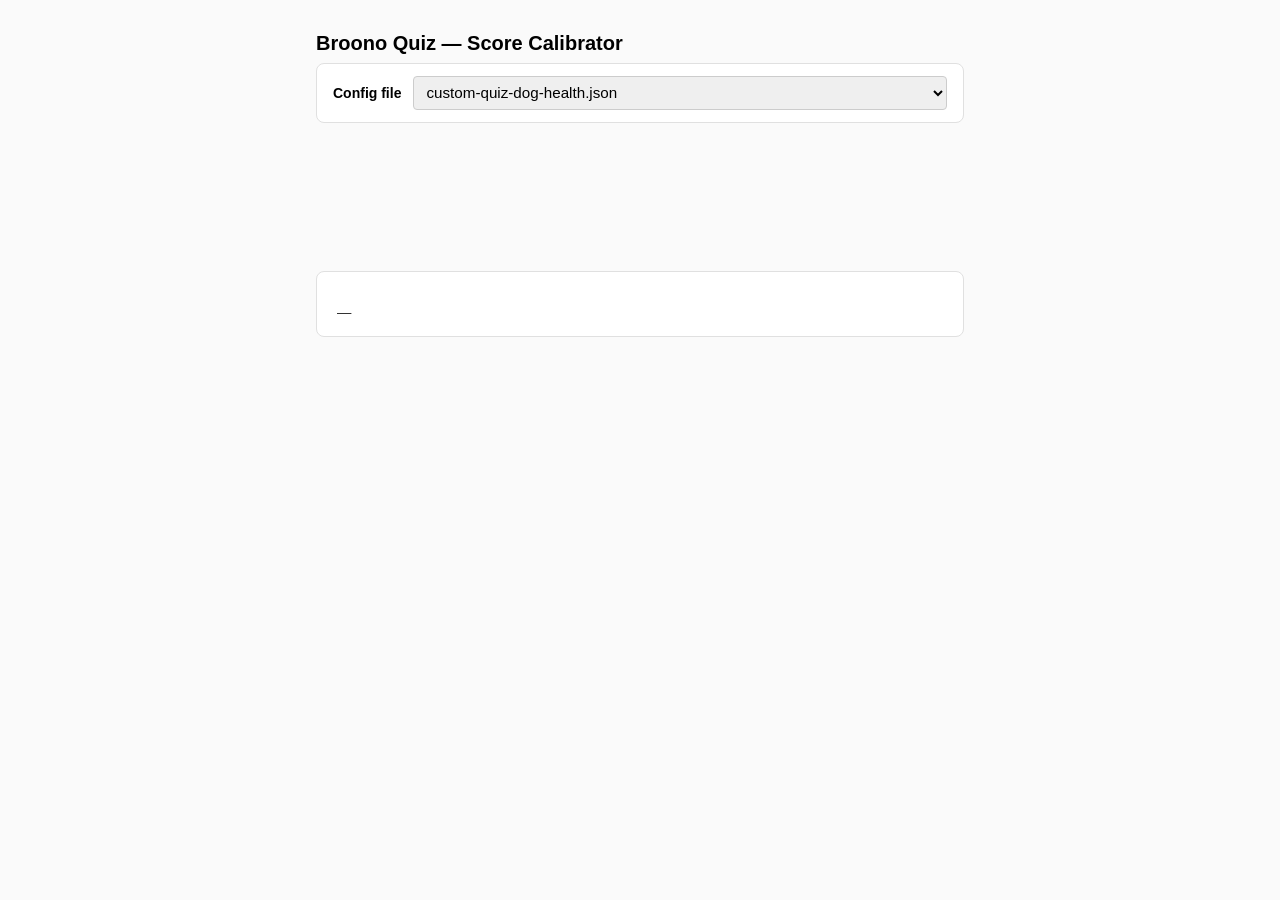
<file: quiz/custom-quiz-calibrate.html>
<!DOCTYPE html>
<html lang="en">
<head>
  <meta charset="UTF-8">
  <meta name="viewport" content="width=device-width, initial-scale=1">
  <title>Broono Quiz Score Calibrator</title>
  <style>
    * { box-sizing: border-box; }
    body { font-family: sans-serif; max-width: 680px; margin: 2rem auto; padding: 0 1rem; background: #fafafa; }
    h1 { font-size: 1.25rem; margin-bottom: 0.5rem; }

    .config-selector { display: flex; align-items: center; gap: 0.75rem; margin-bottom: 1.5rem; padding: 0.75rem 1rem; background: #fff; border: 1px solid #e0e0e0; border-radius: 8px; flex-wrap: wrap; }
    .config-selector label { font-size: 0.875rem; font-weight: bold; flex-shrink: 0; }
    .config-selector select { flex: 1; min-width: 0; padding: 0.4rem 0.5rem; font-size: 0.95rem; border: 1px solid #ccc; border-radius: 4px; }

    .field { margin: 0.75rem 0; }
    .field-header { display: flex; align-items: baseline; gap: 0.5rem; margin-bottom: 0.3rem; flex-wrap: wrap; }
    .field-label { font-size: 0.875rem; font-weight: bold; flex-shrink: 0; }
    .field-row { display: flex; align-items: flex-start; gap: 0.75rem; flex-wrap: wrap; }
    select, input[type="text"], input[type="number"], input[type="email"] {
      flex: 1; min-width: 0; padding: 0.4rem 0.5rem; font-size: 0.95rem; border: 1px solid #ccc; border-radius: 4px;
    }
    .question-text { margin: 0; font-size: 0.8rem; color: #666; font-style: italic; }
    .dog-name { font-style: normal; font-weight: bold; }

    .impact { width: 100%; display: flex; gap: 0.35rem; align-items: center; flex-wrap: wrap; margin-top: 0.25rem; }
    .pill { font-size: 0.75rem; font-weight: bold; padding: 2px 7px; border-radius: 99px; white-space: nowrap; }
    .pill-zero { background: #f0f0f0; color: #aaa; }

    .totals { margin-top: 1.5rem; padding: 1rem 1.25rem; background: #fff; border: 1px solid #e0e0e0; border-radius: 8px; }
    .totals-grid { display: flex; gap: 0.75rem; margin-bottom: 1rem; flex-wrap: wrap; }
    .score-box { text-align: center; padding: 0.75rem 1rem; border-radius: 6px; flex: 1; min-width: 72px; }
    .score-box .val { font-size: 2rem; font-weight: bold; line-height: 1; }
    .score-box .name { font-size: 0.75rem; margin-top: 0.25rem; text-transform: capitalize; word-break: break-word; }
    .score-box.active { outline: 2px solid currentColor; }
    .threshold { font-size: 0.75rem; color: #999; text-align: center; margin-top: 0.25rem; }
    .recommendation { font-size: 0.9rem; color: #333; margin-top: 0.5rem; }
    .recommendation strong { color: #111; }

    #fields-container { min-height: 100px; }

    @media (max-width: 480px) {
      body { margin: 1rem auto; }
      h1 { font-size: 1.1rem; }
      .config-selector { gap: 0.5rem; padding: 0.6rem 0.75rem; }
      .field-row { flex-direction: column; gap: 0.4rem; }
      .field-row > * { width: 100%; }
      .impact { margin-top: 0; }
      .score-box .val { font-size: 1.5rem; }
      .totals-grid { gap: 0.5rem; }
      .score-box { padding: 0.5rem 0.5rem; min-width: 60px; }
    }
  </style>
</head>
<body>
  <h1>Broono Quiz — Score Calibrator</h1>

  <div class="config-selector">
    <label>Config file</label>
    <select id="config-select">
      <option value="custom-quiz-dog-health.json">custom-quiz-dog-health.json</option>
      <option value="custom-quiz-dog-health-vAnna.json">custom-quiz-dog-health-vAnna.json</option>
    </select>
  </div>

  <div id="fields-container"></div>

  <div class="totals">
    <div class="totals-grid" id="scores-grid"></div>
    <div class="threshold" id="threshold-label"></div>
    <div class="recommendation" id="recommendation">—</div>
  </div>

  <script type="module">
    import { computeScoresFromConfig, ruleContributions, breedContributions } from './custom-quiz.js';

    // ── Colour palette for outputs (cycles if more than 5) ──
    const PALETTE = [
      { bg: '#dbeafe', text: '#1d4ed8' },
      { bg: '#dcfce7', text: '#15803d' },
      { bg: '#fef9c3', text: '#92400e' },
      { bg: '#fce7f3', text: '#9d174d' },
      { bg: '#ede9fe', text: '#6b21a8' },
    ];

    let quizConfig = null;
    let breeds = [];
    let answers = {};
    // Map from field id → { outputKey → totalPoints from this field }
    let fieldImpactMap = {};

    // ── Load config ───────────────────────────────────────

    async function loadConfig(filename) {
      const res = await fetch(`./${filename}`);
      quizConfig = await res.json();
      breeds = quizConfig.breeds ?? [];
      answers = {};
      buildForm();
    }

    document.getElementById('config-select').addEventListener('change', e => {
      loadConfig(/** @type {HTMLSelectElement} */ (e.target).value);
    });

    // ── Interpolate {field} tokens in question text ───────

    function interpolate(text) {
      return text.replace(/\{(\w+)\}/g, (_, key) => answers[key] ?? key);
    }

    // ── Build the form from config ────────────────────────

    function buildForm() {
      const container = document.getElementById('fields-container');
      container.innerHTML = '';
      fieldImpactMap = {};

      const scoring = quizConfig.scoring;
      const outputColors = Object.fromEntries(
        scoring.outputs.map((o, i) => [o, PALETTE[i % PALETTE.length]])
      );

      for (const [screenId, q] of Object.entries(quizConfig.questions)) {
        if (q.type === 'email-gate') continue; // skip email for scoring purposes

        const field = document.createElement('div');
        field.className = 'field';
        field.dataset.screenId = screenId;

        // Header: bold label + italic question
        const header = document.createElement('div');
        header.className = 'field-header';
        const labelSpan = document.createElement('span');
        labelSpan.className = 'field-label';
        labelSpan.textContent = screenId.toUpperCase();
        const questionP = document.createElement('p');
        questionP.className = 'question-text';
        questionP.innerHTML = interpolate(q.question).replace(
          /\{(\w+)\}/g,
          (_, k) => `<span class="dog-name" data-key="${k}">${k}</span>`
        );
        header.append(labelSpan, questionP);

        // Input row
        const row = document.createElement('div');
        row.className = 'field-row';
        const impactDiv = document.createElement('div');
        impactDiv.className = 'impact';
        impactDiv.id = `impact_${screenId}`;

        const input = buildInput(screenId, q, outputColors);
        row.append(input, impactDiv);
        field.append(header, row);
        container.appendChild(field);
      }

      buildScoreBoxes();
      recalculate();
    }

    function buildInput(screenId, q, outputColors) {
      if (q.type === 'multi-select') {
        const wrap = document.createElement('div');
        wrap.style.cssText = 'display:flex;gap:0.4rem;flex-wrap:wrap;flex:1;min-width:0;width:100%';
        const maxSelect = q.maxSelect ?? q.options.length;
        const selected = new Set();
        for (const opt of q.options) {
          const btn = document.createElement('button');
          btn.textContent = opt.label;
          btn.dataset.value = opt.value;
          btn.style.cssText = 'padding:0.3rem 0.75rem;border:1px solid #ccc;border-radius:6px;cursor:pointer;font-size:0.85rem;background:#fff';
          btn.addEventListener('click', () => {
            if (opt.value === 'none') {
              selected.clear();
              wrap.querySelectorAll('button').forEach(b => b.style.background = '#fff');
              selected.add('none');
              btn.style.background = '#e8f0fc';
            } else {
              selected.delete('none');
              wrap.querySelector('[data-value="none"]').style.background = '#fff';
              if (selected.has(opt.value)) {
                selected.delete(opt.value);
                btn.style.background = '#fff';
              } else if (selected.size < maxSelect) {
                selected.add(opt.value);
                btn.style.background = '#e8f0fc';
              }
            }
            answers[q.storeAs] = Array.from(selected);
            recalculate();
          });
          wrap.appendChild(btn);
        }
        return wrap;
      }

      if (q.type === 'cards') {
        const wrap = document.createElement('div');
        wrap.style.cssText = 'display:flex;gap:0.4rem;flex-wrap:wrap;flex:1;min-width:0;width:100%';
        for (const opt of q.options) {
          const btn = document.createElement('button');
          btn.textContent = opt.label;
          btn.dataset.value = opt.value;
          btn.style.cssText = 'padding:0.3rem 0.75rem;border:1px solid #ccc;border-radius:6px;cursor:pointer;font-size:0.85rem;background:#fff';
          btn.addEventListener('click', () => {
            wrap.querySelectorAll('button').forEach(b => b.style.background = '#fff');
            btn.style.background = '#e8f0fc';
            answers[q.storeAs] = opt.value;
            recalculate();
          });
          wrap.appendChild(btn);
        }
        return wrap;
      }

      if (q.type === 'breed-search') {
        const sel = document.createElement('select');
        sel.style.flex = '1';
        const blank = document.createElement('option');
        blank.value = '';
        blank.textContent = '— select breed —';
        sel.appendChild(blank);
        for (const b of breeds) {
          const opt = document.createElement('option');
          opt.value = b.name;
          opt.textContent = b.name;
          sel.appendChild(opt);
        }
        sel.addEventListener('change', () => {
          answers[q.storeAs] = sel.value || undefined;
          recalculate();
        });
        return sel;
      }

      if (q.type === 'number') {
        const wrap = document.createElement('div');
        wrap.style.cssText = 'display:flex;gap:0.4rem;flex:1';
        const inp = document.createElement('input');
        inp.type = 'number';
        inp.min = String(q.min ?? 0);
        inp.max = String(q.max ?? 9999);
        inp.step = String(q.step ?? 1);
        inp.value = '';
        inp.style.flex = '1';

        if (q.unitToggle) {
          const unitSel = document.createElement('select');
          unitSel.style.cssText = 'flex:0 0 70px';
          for (const u of q.unitToggle) {
            const opt = document.createElement('option');
            opt.value = u;
            opt.textContent = u;
            unitSel.appendChild(opt);
          }
          const update = () => {
            const raw = parseFloat(inp.value) || 0;
            const unit = unitSel.value;
            const factor = q.unitConversions?.[unit] ?? 1;
            answers[q.storeAs] = raw * factor;
            recalculate();
          };
          inp.addEventListener('input', update);
          unitSel.addEventListener('change', update);
          wrap.append(inp, unitSel);
        } else {
          inp.addEventListener('input', () => {
            answers[q.storeAs] = parseFloat(inp.value) || 0;
            recalculate();
          });
          wrap.appendChild(inp);
        }
        return wrap;
      }

      // Default: text input
      const inp = document.createElement('input');
      inp.type = q.type === 'email-gate' ? 'email' : 'text';
      inp.placeholder = q.placeholder ?? '';
      inp.style.flex = '1';
      inp.addEventListener('input', () => {
        answers[q.storeAs] = inp.value.trim() || undefined;
        updateInterpolations();
        recalculate();
      });
      return inp;
    }

    function buildScoreBoxes() {
      const grid = document.getElementById('scores-grid');
      grid.innerHTML = '';
      const threshold = quizConfig.scoring.threshold;
      document.getElementById('threshold-label').textContent = `Threshold to recommend: ≥ ${threshold}`;
      for (const [i, output] of quizConfig.scoring.outputs.entries()) {
        const color = PALETTE[i % PALETTE.length];
        const box = document.createElement('div');
        box.className = 'score-box';
        box.id = `box_${output}`;
        box.style.cssText = `background:${color.bg};color:${color.text}`;
        box.innerHTML = `<div class="val" id="val_${output}">–</div><div class="name">${output}</div>`;
        grid.appendChild(box);
      }
    }

    // ── Recalculate scores and update UI ──────────────────

    function recalculate() {
      if (!quizConfig) return;
      const { scoring } = quizConfig;
      const scores = computeScoresFromConfig(answers, scoring, breeds);
      const breedImpacts = breedContributions(answers, scoring, breeds);
      const ruleImpacts = ruleContributions(answers, scoring);

      // Build per-field impact map: fieldStoreAs → { output → points }
      const impactByField = {};

      // Breed contributions → mapped to dog_breed field
      const breedField = scoring.breedRules?.breedField;
      if (breedField) {
        impactByField[breedField] = {};
        for (const { output, points } of breedImpacts) {
          impactByField[breedField][output] = (impactByField[breedField][output] ?? 0) + points;
        }
      }

      // Rule contributions → mapped to their field's storeAs
      const storeAsForField = Object.fromEntries(
        Object.values(quizConfig.questions).map(q => [q.storeAs, q.storeAs])
      );
      for (const { rule, active, points } of ruleImpacts) {
        if (!active) continue;
        const fieldKey = rule.field;
        if (!impactByField[fieldKey]) impactByField[fieldKey] = {};
        impactByField[fieldKey][rule.output] = (impactByField[fieldKey][rule.output] ?? 0) + points;
      }

      // Render impact pills for each question
      for (const [screenId, q] of Object.entries(quizConfig.questions)) {
        const impactDiv = document.getElementById(`impact_${screenId}`);
        if (!impactDiv) continue;
        const fieldKey = q.storeAs;
        const impact = impactByField[fieldKey] ?? {};
        impactDiv.innerHTML = renderImpactPills(impact, scoring.outputs);
      }

      // Update score boxes
      for (const [i, output] of scoring.outputs.entries()) {
        const color = PALETTE[i % PALETTE.length];
        const val = document.getElementById(`val_${output}`);
        const box = document.getElementById(`box_${output}`);
        if (val) val.textContent = String(scores[output] ?? 0);
        if (box) box.classList.remove('active');
      }

      // Highlight winner
      const winner = Object.entries(scores)
        .filter(([, v]) => v >= scoring.threshold)
        .sort((a, b) => b[1] - a[1])[0];

      const rec = document.getElementById('recommendation');
      if (winner) {
        document.getElementById(`box_${winner[0]}`)?.classList.add('active');
        rec.innerHTML = `<strong>Recommended:</strong> ${winner[0]}`;
      } else {
        rec.innerHTML = `<strong>Recommended:</strong> none (no score ≥ ${scoring.threshold})`;
      }
    }

    function renderImpactPills(impact, outputs) {
      const parts = [];
      for (const [i, output] of outputs.entries()) {
        const pts = impact[output];
        if (!pts) continue;
        const color = PALETTE[i % PALETTE.length];
        const sign = pts > 0 ? '+' : '';
        parts.push(`<span class="pill" style="background:${color.bg};color:${color.text}">${output} ${sign}${pts}</span>`);
      }
      if (!parts.length) parts.push(`<span class="pill pill-zero">no effect</span>`);
      return parts.join('');
    }

    function updateInterpolations() {
      document.querySelectorAll('.question-text').forEach(p => {
        p.querySelectorAll('[data-key]').forEach(span => {
          const key = span.dataset.key;
          span.textContent = answers[key] ?? key;
        });
      });
    }

    // ── Init ──────────────────────────────────────────────
    loadConfig('custom-quiz-dog-health.json');
  </script>
</body>
</html>
</file>
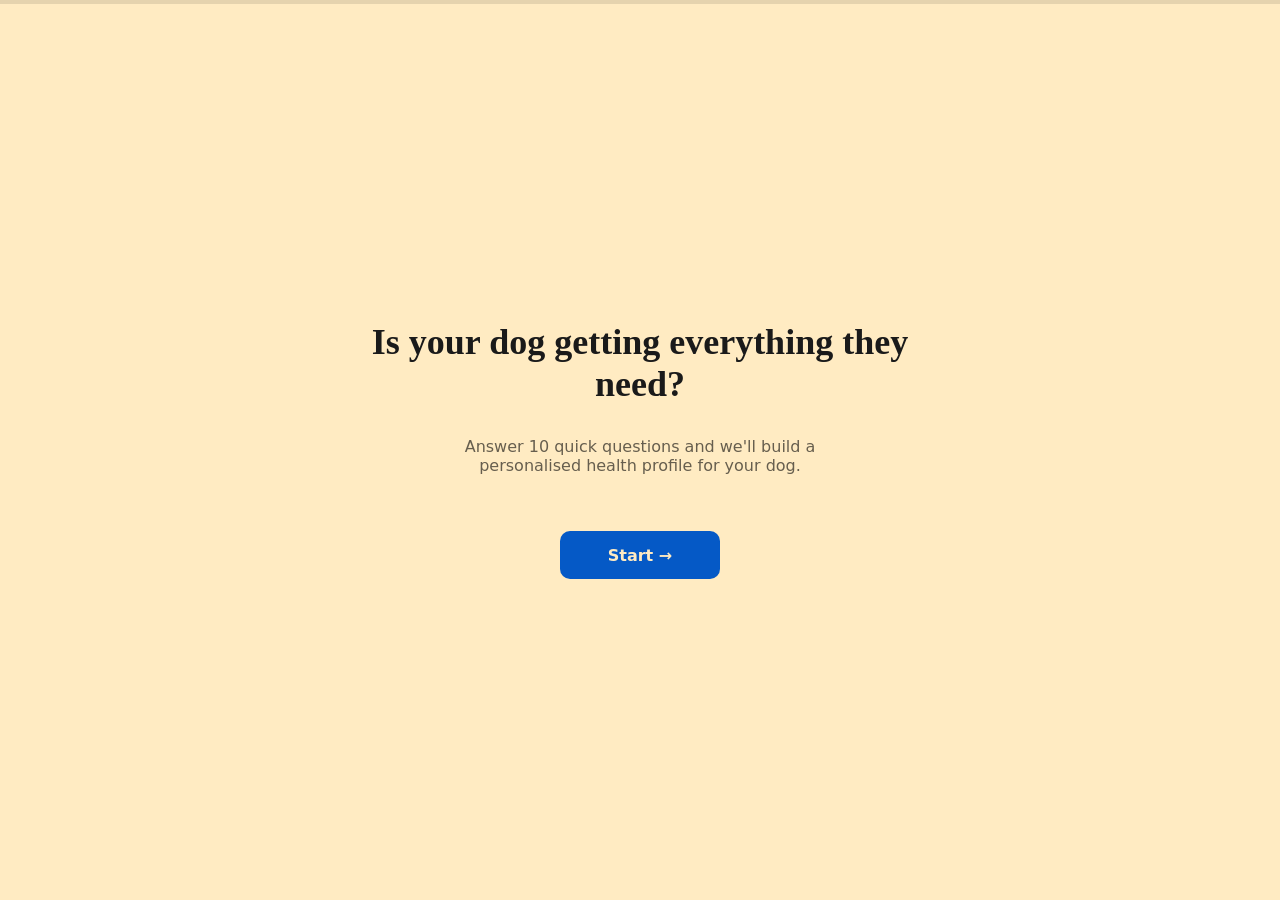
<file: quiz/custom-quiz-standalone.html>
<!DOCTYPE html>
<html lang="en">
<head>
  <meta charset="UTF-8">
  <meta name="viewport" content="width=device-width, initial-scale=1">
  <title>Broono Dog Health Quiz</title>

  <script type="importmap">
  {
    "imports": {
      "@theme/component": "data:text/javascript,export class Component extends HTMLElement{get refs(){if(!this._refs){this._refs=new Proxy({},{get:(_,k)=>this.querySelector('[ref=\"'+k+'\"]')});}return this._refs;}connectedCallback(){}disconnectedCallback(){}}"
    }
  }
  </script>

  <style>
    /* ── Highlight token ────────────────────────────────── */
    .quiz-highlight { color: #0559C6; }

    /* ── Quiz shell ─────────────────────────────────────── */
    custom-quiz-component {
      display: block;
      min-height: 100dvh;
      background: #FFEBC2;
      font-family: system-ui, sans-serif;
      position: relative;
    }

    .quiz-screens-wrapper {
      position: relative;
      overflow: hidden;
    }

    /* ── Screen container ───────────────────────────────── */
    .quiz-screen {
      display: none;
      flex-direction: column;
      align-items: center;
      justify-content: center;
      min-height: 100dvh;
      padding: 2rem 1.25rem;
      box-sizing: border-box;
      position: absolute;
      inset: 0;
      transition: transform 200ms ease, opacity 200ms ease;
    }

    .quiz-screen.is-active {
      display: flex;
      position: relative;
      overflow-y: auto;
      min-height: var(--vv-height, 100dvh);
    }

    @media (max-width: 639px) {
      .quiz-screen.is-active {
        justify-content: flex-start;
        padding-top: 3.5rem;
      }
    }

    .quiz-screen.slide-in-left  { animation: slideInLeft  200ms ease forwards; }
    .quiz-screen.slide-in-right { animation: slideInRight 200ms ease forwards; }

    @keyframes slideInLeft  { from { transform: translateX(100%);  opacity: 0; } to { transform: translateX(0); opacity: 1; } }
    @keyframes slideInRight { from { transform: translateX(-100%); opacity: 0; } to { transform: translateX(0); opacity: 1; } }

    /* ── Progress bar ───────────────────────────────────── */
    .quiz-progress {
      position: fixed;
      top: 0; left: 0; right: 0;
      height: 4px;
      background: rgba(0,0,0,0.1);
      z-index: 10;
    }

    .quiz-progress__bar {
      height: 100%;
      background: #0559C6;
      transition: width 300ms ease;
    }

    /* ── Question text ──────────────────────────────────── */
    .quiz-question {
      font-family: Georgia, serif;
      font-size: clamp(1.5rem, 4vw, 2.25rem);
      text-align: center;
      color: #1a1a1a;
      margin: 0 0 2rem;
      max-width: 600px;
    }

    /* ── Single-select cards ────────────────────────────── */
    .quiz-cards {
      display: grid;
      grid-template-columns: 1fr;
      gap: 0.75rem;
      width: 100%;
      max-width: 480px;
    }

    @media (min-width: 640px) {
      .quiz-cards--two-col { grid-template-columns: 1fr 1fr; }
    }

    .quiz-card {
      border: 2px solid rgba(0,0,0,0.15);
      border-radius: 12px;
      padding: 1rem 1.25rem;
      cursor: pointer;
      background: #fff;
      text-align: left;
      font-family: system-ui, sans-serif;
      font-size: 1rem;
      min-height: 48px;
      transition: border-color 150ms, background 150ms;
      user-select: none;
    }

    .quiz-card:hover          { border-color: #0559C6; }
    .quiz-card.is-selected    { border-color: #0559C6; background: #e8f0fc; }

    /* ── Text input ─────────────────────────────────────── */
    .quiz-input {
      width: 100%;
      max-width: 400px;
      border: 2px solid rgba(0,0,0,0.2);
      border-radius: 10px;
      padding: 0.875rem 1rem;
      font-size: 1.125rem;
      font-family: system-ui, sans-serif;
      background: #fff;
      outline: none;
      box-sizing: border-box;
    }

    .quiz-input:focus { border-color: #0559C6; }

    /* ── Breed dropdown ─────────────────────────────────── */
    .quiz-breed-wrapper {
      position: relative;
      width: 100%;
      max-width: 400px;
    }

    .quiz-breed-input {
      width: 100%;
      border: 2px solid rgba(0,0,0,0.2);
      border-radius: 10px;
      padding: 0.875rem 1rem;
      font-size: 1.125rem;
      font-family: system-ui, sans-serif;
      background: #fff;
      outline: none;
      box-sizing: border-box;
    }

    .quiz-breed-input:focus { border-color: #0559C6; }

    .quiz-breed-dropdown {
      display: none;
      position: absolute;
      top: calc(100% + 4px);
      left: 0; right: 0;
      background: #fff;
      border: 2px solid #0559C6;
      border-radius: 10px;
      max-height: 240px;
      overflow-y: auto;
      z-index: 100;
      box-shadow: 0 4px 16px rgba(0,0,0,0.1);
    }

    .quiz-breed-dropdown.is-open { display: block; }

    .quiz-breed-option {
      padding: 0.75rem 1rem;
      cursor: pointer;
      font-family: system-ui, sans-serif;
      font-size: 0.95rem;
    }

    .quiz-breed-option:hover,
    .quiz-breed-option.is-focused { background: #e8f0fc; }

    /* ── CTA button ─────────────────────────────────────── */
    .quiz-btn {
      background: #0559C6;
      color: #FFEBC2;
      border: none;
      border-radius: 10px;
      padding: 0.875rem 2rem;
      font-family: system-ui, sans-serif;
      font-weight: 700;
      font-size: 1rem;
      cursor: pointer;
      min-height: 48px;
      min-width: 160px;
      margin-top: 1.5rem;
      transition: opacity 150ms;
    }

    .quiz-btn:hover     { opacity: 0.88; }
    .quiz-btn:disabled  { opacity: 0.45; cursor: not-allowed; }

    /* ── Back button ────────────────────────────────────── */
    .quiz-back {
      background: none;
      border: none;
      cursor: pointer;
      font-family: system-ui, sans-serif;
      font-size: 0.875rem;
      color: rgba(0,0,0,0.45);
      padding: 0.5rem 0;
      margin-top: 1rem;
      display: inline-flex;
      align-items: center;
      gap: 0.3rem;
      transition: color 150ms;
    }

    .quiz-back:hover                 { color: rgba(0,0,0,0.75); }
    .quiz-screen--email .quiz-back   { color: rgba(255,235,194,0.6); }
    .quiz-screen--email .quiz-back:hover { color: #FFEBC2; }

    /* ── Email gate screen ──────────────────────────────── */
    .quiz-screen--email { background: #0559C6; color: #FFEBC2; }
    .quiz-screen--email .quiz-question { color: #FFEBC2; }

    .quiz-email-input {
      width: 100%;
      max-width: 400px;
      border: 2px solid rgba(255,235,194,0.5);
      border-radius: 10px;
      padding: 0.875rem 1rem;
      font-size: 1.125rem;
      font-family: system-ui, sans-serif;
      background: rgba(255,255,255,0.1);
      color: #000;
      outline: none;
      box-sizing: border-box;
    }

    .quiz-email-input::placeholder { color: rgba(0,0,0,0.4); }
    .quiz-email-input:focus        { border-color: #FFEBC2; }

    .quiz-email-btn {
      background: #FFEBC2;
      color: #0559C6;
      border: none;
      border-radius: 10px;
      padding: 0.875rem 2rem;
      font-family: system-ui, sans-serif;
      font-weight: 700;
      font-size: 1rem;
      cursor: pointer;
      min-height: 48px;
      margin-top: 1rem;
      width: 100%;
      max-width: 400px;
      transition: opacity 150ms;
    }

    .quiz-email-btn:hover    { opacity: 0.88; }
    .quiz-email-btn:disabled { opacity: 0.45; cursor: not-allowed; }

    .quiz-consent {
      display: flex;
      align-items: flex-start;
      gap: 0.75rem;
      max-width: 400px;
      margin-top: 0.75rem;
      font-size: 0.85rem;
      color: rgba(255,235,194,0.8);
    }

    .quiz-consent input[type="checkbox"] {
      margin-top: 2px;
      min-width: 18px;
      min-height: 18px;
      cursor: pointer;
    }

    .quiz-skip {
      background: none;
      border: none;
      color: rgba(255,235,194,0.55);
      font-size: 0.85rem;
      cursor: pointer;
      margin-top: 1rem;
      text-decoration: underline;
      padding: 0.5rem;
    }

    /* ── Results screen ─────────────────────────────────── */
    .quiz-results-title {
      font-family: Georgia, serif;
      font-size: clamp(1.75rem, 5vw, 2.75rem);
      text-align: center;
      margin: 0 0 0.5rem;
    }

    .quiz-results-subtitle {
      text-align: center;
      color: rgba(0,0,0,0.55);
      margin: 0 0 1.25rem;
      font-size: 1rem;
    }

    .quiz-results__summary {
      max-width: 520px;
      margin: 0 auto 2rem;
      text-align: left;
    }

    .quiz-results__summary p {
      font-family: system-ui, sans-serif;
      font-size: 0.9375rem;
      line-height: 1.65;
      color: rgba(0,0,0,0.72);
      margin: 0 0 0.85rem;
    }

    .quiz-results__summary p:last-child { margin-bottom: 0; }

    .quiz-summary-item {
      display: block;
      padding-left: 1.1em;
      text-indent: -1.1em;
      margin-top: 0.4em;
    }

    .quiz-summary-item::before { content: '–'; margin-right: 0.4em; }

    .quiz-product-cards {
      display: flex;
      flex-direction: column;
      gap: 1.25rem;
      width: 100%;
      max-width: 520px;
    }

    .quiz-product-card {
      background: #fff;
      border-radius: 14px;
      padding: 1.25rem;
      display: flex;
      gap: 1rem;
      align-items: flex-start;
      box-shadow: 0 2px 12px rgba(0,0,0,0.07);
    }

    .quiz-product-card img {
      width: 80px;
      height: 80px;
      object-fit: contain;
      border-radius: 8px;
      flex-shrink: 0;
    }

    .quiz-product-card__body  { flex: 1; }

    .quiz-product-card__name {
      font-family: system-ui, sans-serif;
      font-weight: 700;
      font-size: 1rem;
      margin: 0 0 0.35rem;
    }

    .quiz-product-card__rationale {
      font-size: 0.875rem;
      color: rgba(0,0,0,0.6);
      margin: 0 0 0.75rem;
      line-height: 1.5;
    }

    .quiz-product-card__cta {
      background: #0559C6;
      color: #FFEBC2;
      border: none;
      border-radius: 8px;
      padding: 0.625rem 1.25rem;
      font-family: system-ui, sans-serif;
      font-weight: 700;
      font-size: 0.875rem;
      cursor: pointer;
      min-height: 44px;
      transition: opacity 150ms;
      display: inline-block;
      text-decoration: none;
      line-height: 1.5;
    }

    .quiz-product-card__cta:hover { opacity: 0.88; }

    /* ── Utility ────────────────────────────────────────── */
    .quiz-hidden { display: none !important; }

    /* ── Mobile: compact layout when keyboard is open ───── */
    @media (max-height: 500px) {
      .quiz-screen { padding: 1rem 1.25rem; justify-content: flex-start; }
      .quiz-question { font-size: clamp(1.1rem, 3.5vw, 1.5rem); margin-bottom: 1rem; }
      .quiz-btn, .quiz-email-btn { margin-top: 0.75rem; padding: 0.625rem 1.5rem; }
    }

    custom-quiz-component.keyboard-open {
      min-height: var(--vv-height, 100dvh);
      max-height: var(--vv-height, 100dvh);
      overflow-y: auto;
      overflow-x: hidden;
    }

    custom-quiz-component.keyboard-open .quiz-screen.is-active {
      min-height: 0;
      height: auto;
      padding-top: 3rem;
      padding-bottom: 1.5rem;
      justify-content: flex-start;
      align-items: flex-start;
    }

    custom-quiz-component.keyboard-open .quiz-question {
      font-size: clamp(1.1rem, 3.5vw, 1.5rem);
      margin-bottom: 0.75rem;
      text-align: left;
    }

    custom-quiz-component.keyboard-open .quiz-input,
    custom-quiz-component.keyboard-open .quiz-breed-input,
    custom-quiz-component.keyboard-open .quiz-email-input { max-width: 100%; }

    custom-quiz-component.keyboard-open .quiz-btn,
    custom-quiz-component.keyboard-open .quiz-email-btn { width: 100%; max-width: 100%; margin-top: 0.75rem; }

    custom-quiz-component.keyboard-open .quiz-cards,
    custom-quiz-component.keyboard-open .quiz-breed-wrapper { max-width: 100%; }
  </style>
</head>
<body style="margin:0;padding:0;">

<!-- Product lookup: empty in standalone mode (no Shopify products) -->
<script type="application/json" id="quiz-product-lookup">{}</script>

<!-- Runtime config: configUrl points to the quiz JSON in the same directory -->
<script type="application/json" id="quiz-config">
{
  "configUrl":     "./custom-quiz-dog-health.json",
  "klaviyoListId": "",
  "appsScriptUrl": ""
}
</script>

<custom-quiz-component>

  <div class="quiz-progress" role="progressbar" aria-valuenow="0" aria-valuemax="12" ref="progressBar">
    <div class="quiz-progress__bar" ref="progressBarInner" style="width: 0%"></div>
  </div>

  <div class="quiz-screens-wrapper">

  <!-- INTRO -->
  <div class="quiz-screen is-active" data-screen="intro">
    <h1 class="quiz-question">Is your dog getting everything they need?</h1>
    <p style="text-align:center;max-width:420px;margin:0 0 2rem;color:rgba(0,0,0,0.6);">
      Answer 10 quick questions and we'll build a personalised health profile for your dog.
    </p>
    <button class="quiz-btn" on:click="/startQuiz">Start &rarr;</button>
  </div>

  <!-- Q1: NAME -->
  <div class="quiz-screen" data-screen="q1">
    <p class="quiz-question" data-ref="nameQuestion">What's your dog's name?</p>
    <input
      class="quiz-input"
      type="text"
      placeholder="e.g. Milo"
      autocomplete="off"
      ref="nameInput"
      on:input="/onNameInput"
      on:keydown="/onInputKeydown"
    />
    <button class="quiz-btn" ref="q1Next" on:click="/advance" disabled>Next &rarr;</button>
    <button class="quiz-back quiz-hidden" on:click="/goBack" aria-label="Go back">&larr; Back</button>
  </div>

  <!-- Q2: BREED -->
  <div class="quiz-screen" data-screen="q2">
    <p class="quiz-question" ref="breedQuestion" data-ref="breedQuestion">What breed is your dog?</p>
    <div class="quiz-breed-wrapper">
      <input
        class="quiz-breed-input"
        type="text"
        placeholder="Search breed&hellip;"
        autocomplete="off"
        ref="breedSearch"
        on:input="/onBreedInput"
        on:keydown="/onBreedKeydown"
        on:focus="/openBreedDropdown"
        aria-autocomplete="list"
        aria-expanded="false"
      />
      <div class="quiz-breed-dropdown" ref="breedDropdown" role="listbox"></div>
    </div>
    <button class="quiz-btn" ref="q2Next" on:click="/advance" disabled>Next &rarr;</button>
    <button class="quiz-back quiz-hidden" on:click="/goBack" aria-label="Go back">&larr; Back</button>
  </div>

  <!-- Q3: SIZE -->
  <div class="quiz-screen" data-screen="q3">
    <p class="quiz-question" ref="sizeQuestion">How big is your dog?</p>
    <div class="quiz-cards quiz-cards--two-col" role="group">
      <button class="quiz-card" data-question="q3" data-value="small"  on:click="/selectCard">Small</button>
      <button class="quiz-card" data-question="q3" data-value="medium" on:click="/selectCard">Medium</button>
      <button class="quiz-card" data-question="q3" data-value="large"  on:click="/selectCard">Large</button>
      <button class="quiz-card" data-question="q3" data-value="giant"  on:click="/selectCard">Giant</button>
    </div>
    <button class="quiz-back quiz-hidden" on:click="/goBack" aria-label="Go back">&larr; Back</button>
  </div>

  <!-- Q4: AGE -->
  <div class="quiz-screen" data-screen="q4">
    <p class="quiz-question" ref="ageQuestion" data-ref="ageQuestion">How old is your dog? (years)</p>
    <input
      class="quiz-input"
      type="number"
      min="0"
      max="25"
      step="0.5"
      placeholder="e.g. 3 or 0.5"
      ref="ageInput"
      on:input="/onAgeInput"
      on:keydown="/onInputKeydown"
    />
    <button class="quiz-btn" ref="q4Next" on:click="/advance" disabled>Next &rarr;</button>
    <button class="quiz-back quiz-hidden" on:click="/goBack" aria-label="Go back">&larr; Back</button>
  </div>

  <!-- Q5: ASPIRATION -->
  <div class="quiz-screen" data-screen="q5">
    <p class="quiz-question" ref="aspirationQuestion" data-ref="aspirationQuestion">What matters most to you for your dog?</p>
    <div class="quiz-cards" role="group">
      <button class="quiz-card" data-question="q5" data-value="mobility"   on:click="/selectCard">Stay active and mobile</button>
      <button class="quiz-card" data-question="q5" data-value="relax"      on:click="/selectCard">Calm and balanced</button>
      <button class="quiz-card" data-question="q5" data-value="prebiotics" on:click="/selectCard">Healthy digestion and coat</button>
      <button class="quiz-card" data-question="q5" data-value="none"       on:click="/selectCard">Overall daily resilience</button>
    </div>
    <button class="quiz-back quiz-hidden" on:click="/goBack" aria-label="Go back">&larr; Back</button>
  </div>

  <!-- Q6: ENERGY -->
  <div class="quiz-screen" data-screen="q6">
    <p class="quiz-question" ref="energyQuestion" data-ref="energyQuestion">How would you describe your dog's energy?</p>
    <div class="quiz-cards" role="group">
      <button class="quiz-card" data-question="q6" data-value="low"       on:click="/selectCard">Calm and relaxed</button>
      <button class="quiz-card" data-question="q6" data-value="medium"    on:click="/selectCard">Moderate &mdash; a good balance</button>
      <button class="quiz-card" data-question="q6" data-value="high"      on:click="/selectCard">High &mdash; always on the go</button>
      <button class="quiz-card" data-question="q6" data-value="very_high" on:click="/selectCard">Very high &mdash; hard to settle</button>
    </div>
    <button class="quiz-back quiz-hidden" on:click="/goBack" aria-label="Go back">&larr; Back</button>
  </div>

  <!-- Q7: DIGESTION -->
  <div class="quiz-screen" data-screen="q7">
    <p class="quiz-question" ref="digestionQuestion" data-ref="digestionQuestion">How is your dog's digestion?</p>
    <div class="quiz-cards" role="group">
      <button class="quiz-card" data-question="q7" data-value="good"       on:click="/selectCard">All good &mdash; no issues</button>
      <button class="quiz-card" data-question="q7" data-value="sensitive"  on:click="/selectCard">Sensitive stomach</button>
      <button class="quiz-card" data-question="q7" data-value="flatulence" on:click="/selectCard">Flatulence or bloating</button>
      <button class="quiz-card" data-question="q7" data-value="unsure"     on:click="/selectCard">Not sure</button>
    </div>
    <button class="quiz-back quiz-hidden" on:click="/goBack" aria-label="Go back">&larr; Back</button>
  </div>

  <!-- Q8: SKIN & COAT -->
  <div class="quiz-screen" data-screen="q8">
    <p class="quiz-question" ref="skinQuestion" data-ref="skinQuestion">How is your dog's skin and coat?</p>
    <div class="quiz-cards" role="group">
      <button class="quiz-card" data-question="q8" data-value="good"        on:click="/selectCard">Healthy coat, no issues</button>
      <button class="quiz-card" data-question="q8" data-value="dull"        on:click="/selectCard">Dull or dry coat</button>
      <button class="quiz-card" data-question="q8" data-value="dermatitis"  on:click="/selectCard">Dermatitis or ear issues</button>
      <button class="quiz-card" data-question="q8" data-value="unsure"      on:click="/selectCard">Not sure</button>
    </div>
    <button class="quiz-back quiz-hidden" on:click="/goBack" aria-label="Go back">&larr; Back</button>
  </div>

  <!-- Q9: STRESS -->
  <div class="quiz-screen" data-screen="q9">
    <p class="quiz-question" ref="stressQuestion" data-ref="stressQuestion">How does your dog handle stress?</p>
    <div class="quiz-cards" role="group">
      <button class="quiz-card" data-question="q9" data-value="calm"      on:click="/selectCard">Very calm &mdash; nothing phases them</button>
      <button class="quiz-card" data-question="q9" data-value="sometimes" on:click="/selectCard">Sometimes stressed (fireworks, travel)</button>
      <button class="quiz-card" data-question="q9" data-value="anxious"   on:click="/selectCard">Anxious or reactive</button>
      <button class="quiz-card" data-question="q9" data-value="unsure"    on:click="/selectCard">Not sure</button>
    </div>
    <button class="quiz-back quiz-hidden" on:click="/goBack" aria-label="Go back">&larr; Back</button>
  </div>

  <!-- Q10: JOINTS -->
  <div class="quiz-screen" data-screen="q10">
    <p class="quiz-question" ref="jointsQuestion" data-ref="jointsQuestion">How are your dog's joints and movement?</p>
    <div class="quiz-cards" role="group">
      <button class="quiz-card" data-question="q10" data-value="good"      on:click="/selectCard">Moving well &mdash; no issues</button>
      <button class="quiz-card" data-question="q10" data-value="stiffness" on:click="/selectCard">Some stiffness (especially mornings)</button>
      <button class="quiz-card" data-question="q10" data-value="diagnosed" on:click="/selectCard">Diagnosed joint condition</button>
      <button class="quiz-card" data-question="q10" data-value="unsure"    on:click="/selectCard">Not sure</button>
    </div>
    <button class="quiz-back quiz-hidden" on:click="/goBack" aria-label="Go back">&larr; Back</button>
  </div>

  <!-- RESULTS -->
  <div class="quiz-screen" data-screen="results" style="min-height:100vh;padding-top:5rem;">
    <h1 class="quiz-results-title" ref="resultsTitle" data-ref="resultsTitle">Your dog's Health Profile</h1>
    <p class="quiz-results-subtitle" ref="resultsSubtitle" data-ref="resultsSubtitle"></p>
    <div class="quiz-results__summary" data-ref="resultsSummary"></div>
    <div class="quiz-product-cards" ref="productCardsContainer"></div>
  </div>

  <!-- EMAIL GATE -->
  <div class="quiz-screen quiz-screen--email" data-screen="email">
    <p class="quiz-question" ref="emailHeadline" data-ref="emailHeadline">We're building your dog's health profile. Where should we send the full report?</p>
    <input
      class="quiz-email-input"
      type="email"
      placeholder="your@email.com"
      ref="emailInput"
      on:input="/onEmailInput"
      on:keydown="/onEmailKeydown"
    />
    <label class="quiz-consent">
      <input type="checkbox" ref="consentCheckbox" />
      <span>Yes, send me personalised tips and offers for my dog (you can unsubscribe any time).</span>
    </label>
    <button class="quiz-email-btn" ref="emailSubmitBtn" on:click="/submitEmail" disabled>
      Send my report &rarr;
    </button>
    <button class="quiz-skip" on:click="/skipEmail">Skip and see results</button>
    <button class="quiz-back quiz-hidden" on:click="/goBack" aria-label="Go back">&larr; Back</button>
  </div>

  </div><!-- /.quiz-screens-wrapper -->

</custom-quiz-component>

<!--
  Shim: wire up on:* event attributes and handle the component lifecycle.
  custom-quiz.js imports Component from @theme/component — the importmap above
  redirects that to an inline data: URI shim that provides refs + stub lifecycle.
  This script then wires the on:* declarative event bindings after the element upgrades.
-->
<script type="module">
  import './custom-quiz.js';

  function wireEvents(root) {
    root.querySelectorAll('*').forEach(el => {
      for (const attr of [...el.attributes]) {
        if (!attr.name.startsWith('on:')) continue;
        const event = attr.name.slice(3);
        const method = attr.value.startsWith('/') ? attr.value.slice(1) : attr.value;
        el.addEventListener(event, e => {
          if (typeof root[method] === 'function') root[method](e);
        });
      }
    });
  }

  customElements.whenDefined('custom-quiz-component').then(() => {
    const el = document.querySelector('custom-quiz-component');
    if (el) wireEvents(el);
  });
</script>

</body>
</html>
</file>
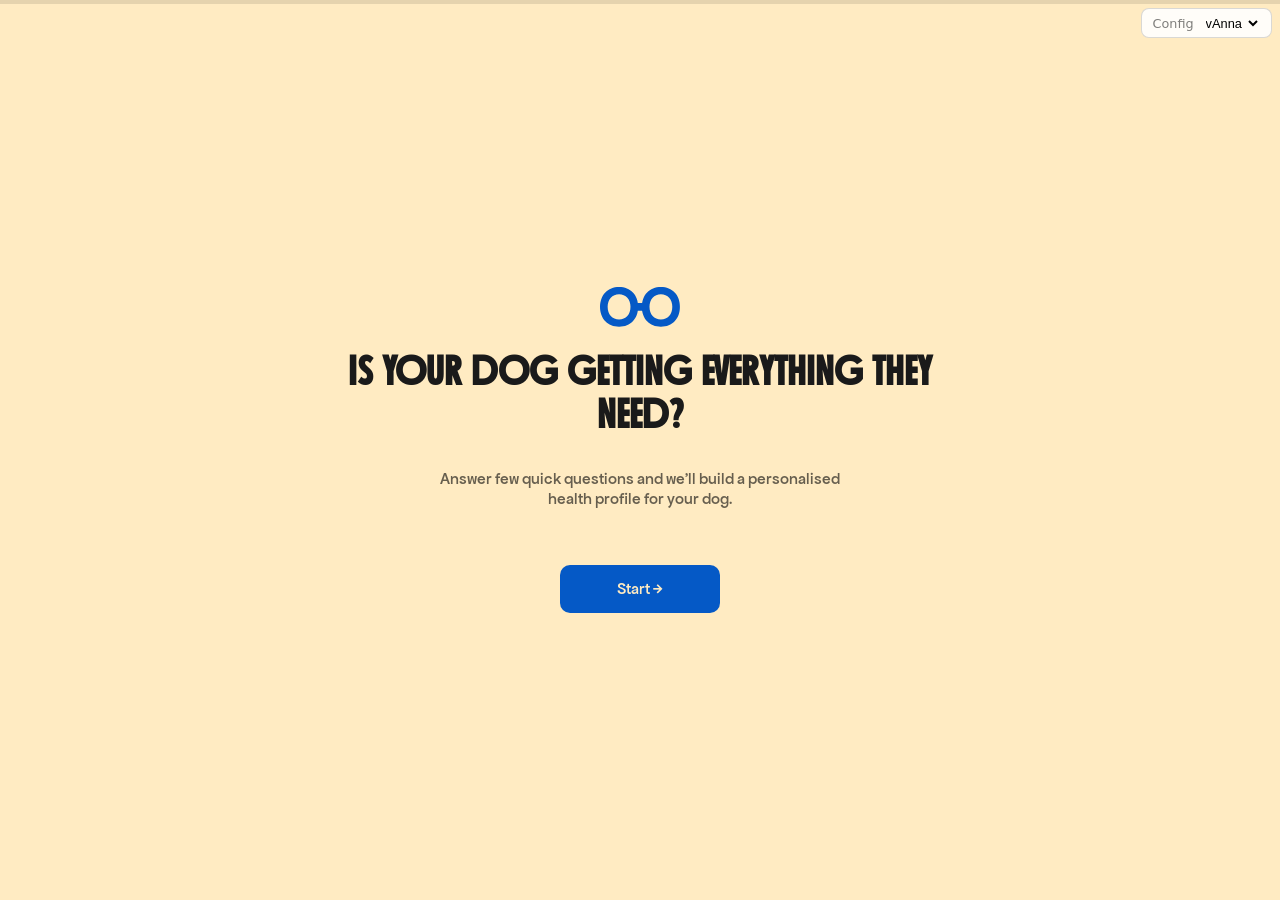
<file: quiz/custom-quiz.html>
<!DOCTYPE html>
<html lang="en">
<head>
  <meta charset="UTF-8">
  <meta name="viewport" content="width=device-width, initial-scale=1">
  <title>Broono Dog Health Quiz</title>

  <script type="importmap">
  {
    "imports": {
      "@theme/component": "data:text/javascript,export class Component extends HTMLElement{get refs(){if(!this._refs){this._refs=new Proxy({},{get:(_,k)=>this.querySelector('[ref=\"'+k+'\"]')});}return this._refs;}connectedCallback(){}disconnectedCallback(){}}"
    }
  }
  </script>

  <link rel="stylesheet" href="./custom-quiz.css">
</head>
<body style="margin:0;padding:0;">

<!-- Product lookup: empty in standalone mode (no Shopify products) -->
<script type="application/json" id="quiz-product-lookup">{}</script>

<!-- Runtime config: configUrl points to the quiz JSON in the same directory -->
<script type="application/json" id="quiz-config">
{
  "configUrl":     "./custom-quiz-dog-health-vAnna.json",
  "klaviyoListId": "",
  "appsScriptUrl": ""
}
</script>

<div id="quiz-config-selector" style="position:fixed;top:8px;right:8px;z-index:9999;display:flex;align-items:center;gap:0.5rem;background:rgba(255,255,255,0.9);border:1px solid rgba(0,0,0,0.15);border-radius:8px;padding:0.35rem 0.65rem;font-family:system-ui,sans-serif;font-size:0.8rem;backdrop-filter:blur(4px);">
  <label for="quiz-config-select" style="color:rgba(0,0,0,0.5);white-space:nowrap;">Config</label>
  <select id="quiz-config-select" style="border:none;background:transparent;font-size:0.8rem;cursor:pointer;outline:none;">
    <option value="./custom-quiz-dog-health.json">default</option>
    <option value="./custom-quiz-dog-health-vAnna.json">vAnna</option>
  </select>
</div>
<script>
  document.getElementById('quiz-config-select').addEventListener('change', function() {
    var cfg = document.getElementById('quiz-config');
    var val = JSON.parse(cfg.textContent);
    val.configUrl = this.value;
    cfg.textContent = JSON.stringify(val, null, 2);
    location.reload();
  });
  (function() {
    var cfg = JSON.parse(document.getElementById('quiz-config').textContent);
    var sel = document.getElementById('quiz-config-select');
    for (var i = 0; i < sel.options.length; i++) {
      if (sel.options[i].value === cfg.configUrl) { sel.selectedIndex = i; break; }
    }
  })();
</script>

<custom-quiz-component>

  <div class="quiz-progress" role="progressbar" aria-valuenow="0" aria-valuemax="12" ref="progressBar">
    <div class="quiz-progress__bar" ref="progressBarInner" style="width: 0%"></div>
  </div>

  <div class="quiz-screens-wrapper">

  <!-- INTRO -->
  <div class="quiz-screen is-active" data-screen="intro">
    <img src="../assets/logo-favicon-blue.svg" alt="Broono" style="width:80px;height:auto;margin-bottom:1.5rem;">
    <h1 class="quiz-question">Is your dog getting everything they need?</h1>
    <p style="text-align:center;max-width:420px;margin:0 0 2rem;color:rgba(0,0,0,0.6);">
      Answer few quick questions and we'll build a personalised health profile for your dog.
    </p>
    <button class="quiz-btn" on:click="/startQuiz">Start &rarr;</button>
  </div>

  <!-- Q1: NAME -->
  <div class="quiz-screen" data-screen="q1">
    <p class="quiz-question" data-ref="nameQuestion">What's your dog's name?</p>
    <input
      class="quiz-input"
      type="text"
      placeholder="e.g. Milo"
      autocomplete="off"
      ref="nameInput"
      on:input="/onNameInput"
      on:keydown="/onInputKeydown"
    />
    <button class="quiz-btn" ref="q1Next" on:click="/advance" disabled>Next &rarr;</button>
    <button class="quiz-back quiz-hidden" on:click="/goBack" aria-label="Go back">&larr; Back</button>
  </div>

  <!-- Q2: BREED -->
  <div class="quiz-screen" data-screen="q2">
    <p class="quiz-question" ref="breedQuestion" data-ref="breedQuestion">What breed is your dog?</p>
    <div class="quiz-breed-wrapper">
      <input
        class="quiz-breed-input"
        type="text"
        placeholder="Search breed&hellip;"
        autocomplete="off"
        ref="breedSearch"
        on:input="/onBreedInput"
        on:keydown="/onBreedKeydown"
        on:focus="/openBreedDropdown"
        aria-autocomplete="list"
        aria-expanded="false"
      />
      <div class="quiz-breed-dropdown" ref="breedDropdown" role="listbox"></div>
    </div>
    <button class="quiz-btn" ref="q2Next" on:click="/advance" disabled>Next &rarr;</button>
    <button class="quiz-back quiz-hidden" on:click="/goBack" aria-label="Go back">&larr; Back</button>
  </div>

  <!-- Q3: SIZE -->
  <div class="quiz-screen" data-screen="q3">
    <p class="quiz-question" ref="sizeQuestion">How big is your dog?</p>
    <div class="quiz-cards quiz-cards--two-col" role="group">
      <button class="quiz-card" data-question="q3" data-value="small"  on:click="/selectCard">Small</button>
      <button class="quiz-card" data-question="q3" data-value="medium" on:click="/selectCard">Medium</button>
      <button class="quiz-card" data-question="q3" data-value="large"  on:click="/selectCard">Large</button>
      <button class="quiz-card" data-question="q3" data-value="giant"  on:click="/selectCard">Giant</button>
    </div>
    <button class="quiz-back quiz-hidden" on:click="/goBack" aria-label="Go back">&larr; Back</button>
  </div>

  <!-- Q4: AGE -->
  <div class="quiz-screen" data-screen="q4">
    <p class="quiz-question" ref="ageQuestion" data-ref="ageQuestion">How old is your dog? (years)</p>
    <input
      class="quiz-input"
      type="number"
      min="0"
      max="25"
      step="0.5"
      placeholder="e.g. 3 or 0.5"
      ref="ageInput"
      on:input="/onAgeInput"
      on:keydown="/onInputKeydown"
    />
    <button class="quiz-btn" ref="q4Next" on:click="/advance" disabled>Next &rarr;</button>
    <button class="quiz-back quiz-hidden" on:click="/goBack" aria-label="Go back">&larr; Back</button>
  </div>

  <!-- Q5: ASPIRATION -->
  <div class="quiz-screen" data-screen="q5">
    <p class="quiz-question" ref="aspirationQuestion" data-ref="aspirationQuestion">What matters most to you for your dog?</p>
    <div class="quiz-cards" role="group">
      <button class="quiz-card" data-question="q5" data-value="mobility"   on:click="/selectCard">Stay active and mobile</button>
      <button class="quiz-card" data-question="q5" data-value="relax"      on:click="/selectCard">Calm and balanced</button>
      <button class="quiz-card" data-question="q5" data-value="prebiotics" on:click="/selectCard">Healthy digestion and coat</button>
      <button class="quiz-card" data-question="q5" data-value="none"       on:click="/selectCard">Overall daily resilience</button>
    </div>
    <button class="quiz-back quiz-hidden" on:click="/goBack" aria-label="Go back">&larr; Back</button>
  </div>

  <!-- Q6: ENERGY -->
  <div class="quiz-screen" data-screen="q6">
    <p class="quiz-question" ref="energyQuestion" data-ref="energyQuestion">How would you describe your dog's energy?</p>
    <div class="quiz-cards" role="group">
      <button class="quiz-card" data-question="q6" data-value="low"       on:click="/selectCard">Calm and relaxed</button>
      <button class="quiz-card" data-question="q6" data-value="medium"    on:click="/selectCard">Moderate &mdash; a good balance</button>
      <button class="quiz-card" data-question="q6" data-value="high"      on:click="/selectCard">High &mdash; always on the go</button>
      <button class="quiz-card" data-question="q6" data-value="very_high" on:click="/selectCard">Very high &mdash; hard to settle</button>
    </div>
    <button class="quiz-back quiz-hidden" on:click="/goBack" aria-label="Go back">&larr; Back</button>
  </div>

  <!-- Q7: DIGESTION -->
  <div class="quiz-screen" data-screen="q7">
    <p class="quiz-question" ref="digestionQuestion" data-ref="digestionQuestion">How is your dog's digestion?</p>
    <div class="quiz-cards" role="group">
      <button class="quiz-card" data-question="q7" data-value="good"       on:click="/selectCard">All good &mdash; no issues</button>
      <button class="quiz-card" data-question="q7" data-value="sensitive"  on:click="/selectCard">Sensitive stomach</button>
      <button class="quiz-card" data-question="q7" data-value="flatulence" on:click="/selectCard">Flatulence or bloating</button>
      <button class="quiz-card" data-question="q7" data-value="unsure"     on:click="/selectCard">Not sure</button>
    </div>
    <button class="quiz-back quiz-hidden" on:click="/goBack" aria-label="Go back">&larr; Back</button>
  </div>

  <!-- Q8: SKIN & COAT -->
  <div class="quiz-screen" data-screen="q8">
    <p class="quiz-question" ref="skinQuestion" data-ref="skinQuestion">How is your dog's skin and coat?</p>
    <div class="quiz-cards" role="group">
      <button class="quiz-card" data-question="q8" data-value="good"        on:click="/selectCard">Healthy coat, no issues</button>
      <button class="quiz-card" data-question="q8" data-value="dull"        on:click="/selectCard">Dull or dry coat</button>
      <button class="quiz-card" data-question="q8" data-value="dermatitis"  on:click="/selectCard">Dermatitis or ear issues</button>
      <button class="quiz-card" data-question="q8" data-value="unsure"      on:click="/selectCard">Not sure</button>
    </div>
    <button class="quiz-back quiz-hidden" on:click="/goBack" aria-label="Go back">&larr; Back</button>
  </div>

  <!-- Q9: STRESS -->
  <div class="quiz-screen" data-screen="q9">
    <p class="quiz-question" ref="stressQuestion" data-ref="stressQuestion">How does your dog handle stress?</p>
    <div class="quiz-cards" role="group">
      <button class="quiz-card" data-question="q9" data-value="calm"      on:click="/selectCard">Very calm &mdash; nothing phases them</button>
      <button class="quiz-card" data-question="q9" data-value="sometimes" on:click="/selectCard">Sometimes stressed (fireworks, travel)</button>
      <button class="quiz-card" data-question="q9" data-value="anxious"   on:click="/selectCard">Anxious or reactive</button>
      <button class="quiz-card" data-question="q9" data-value="unsure"    on:click="/selectCard">Not sure</button>
    </div>
    <button class="quiz-back quiz-hidden" on:click="/goBack" aria-label="Go back">&larr; Back</button>
  </div>

  <!-- Q10: JOINTS -->
  <div class="quiz-screen" data-screen="q10">
    <p class="quiz-question" ref="jointsQuestion" data-ref="jointsQuestion">How are your dog's joints and movement?</p>
    <div class="quiz-cards" role="group">
      <button class="quiz-card" data-question="q10" data-value="good"      on:click="/selectCard">Moving well &mdash; no issues</button>
      <button class="quiz-card" data-question="q10" data-value="stiffness" on:click="/selectCard">Some stiffness (especially mornings)</button>
      <button class="quiz-card" data-question="q10" data-value="diagnosed" on:click="/selectCard">Diagnosed joint condition</button>
      <button class="quiz-card" data-question="q10" data-value="unsure"    on:click="/selectCard">Not sure</button>
    </div>
    <button class="quiz-back quiz-hidden" on:click="/goBack" aria-label="Go back">&larr; Back</button>
  </div>

  <!-- RESULTS -->
  <div class="quiz-screen" data-screen="results" style="min-height:100vh;padding-top:5rem;">
    <h1 class="quiz-results-title" ref="resultsTitle" data-ref="resultsTitle">Your dog's Health Profile</h1>
    <p class="quiz-results-subtitle" ref="resultsSubtitle" data-ref="resultsSubtitle"></p>
    <div class="quiz-results__summary" data-ref="resultsSummary"></div>
    <div class="quiz-product-cards" ref="productCardsContainer"></div>
  </div>

  <!-- EMAIL GATE -->
  <div class="quiz-screen quiz-screen--email" data-screen="email">
    <p class="quiz-question" ref="emailHeadline" data-ref="emailHeadline">We're building your dog's health profile. Where should we send the full report?</p>
    <input
      class="quiz-email-input"
      type="email"
      placeholder="your@email.com"
      ref="emailInput"
      on:input="/onEmailInput"
      on:keydown="/onEmailKeydown"
    />
    <label class="quiz-consent">
      <input type="checkbox" ref="consentCheckbox" />
      <span>Yes, send me personalised tips and offers for my dog (you can unsubscribe any time).</span>
    </label>
    <button class="quiz-email-btn" ref="emailSubmitBtn" on:click="/submitEmail" disabled>
      Send my report &rarr;
    </button>
    <button class="quiz-skip" on:click="/skipEmail">Skip and see results</button>
    <button class="quiz-back quiz-hidden" on:click="/goBack" aria-label="Go back">&larr; Back</button>
  </div>

  </div><!-- /.quiz-screens-wrapper -->

</custom-quiz-component>

<!--
  Shim: wire up on:* event attributes and handle the component lifecycle.
  custom-quiz.js imports Component from @theme/component — the importmap above
  redirects that to an inline data: URI shim that provides refs + stub lifecycle.
  This script then wires the on:* declarative event bindings after the element upgrades.
-->
<script type="module">
  import './custom-quiz.js';

  function wireEvents(root) {
    root.querySelectorAll('*').forEach(el => {
      for (const attr of [...el.attributes]) {
        if (!attr.name.startsWith('on:')) continue;
        const event = attr.name.slice(3);
        const method = attr.value.startsWith('/') ? attr.value.slice(1) : attr.value;
        el.addEventListener(event, e => {
          if (typeof root[method] === 'function') root[method](e);
        });
      }
    });
  }

  customElements.whenDefined('custom-quiz-component').then(() => {
    const el = document.querySelector('custom-quiz-component');
    if (el) wireEvents(el);
  });
</script>

</body>
</html>
</file>
<file: quiz/custom-quiz.css>
@font-face {
  font-family: "Pesto Mafio";
  src: url("../assets/fonts/Pesto Mafio Font/pesto_mafio.woff2") format("woff2");
  font-weight: normal;
  font-style: normal;
  font-display: swap;
}

@font-face {
  font-family: "Apfel Grotezk";
  src: url("../assets/fonts/apfel-grotezk-main/fonts/ApfelGrotezk-Mittel.woff2") format("woff2");
  font-weight: normal;
  font-style: normal;
  font-display: swap;
}

:root {
  --font-h1--family: "Pesto Mafio", serif;
  --font-h2--family: "Pesto Mafio", serif;
  --font-body--family: "Apfel Grotezk", system-ui, sans-serif;
  --font-h3--family: "Apfel Grotezk", system-ui, sans-serif;
}

/* ── Highlight token ────────────────────────────────── */
.quiz-highlight {
  color: #0559C6;
}

/* ── Quiz shell ─────────────────────────────────────── */
custom-quiz-component {
  display: block;
  min-height: 100dvh;
  background: #FFEBC2;
  font-family: var(--font-body--family, sans-serif);
  position: relative;
}

.quiz-screens-wrapper {
  position: relative;
  overflow: hidden;
}

/* ── Screen container ───────────────────────────────── */
.quiz-screen {
  display: none;
  flex-direction: column;
  align-items: center;
  justify-content: center;
  min-height: 100dvh;
  padding: 2rem 1.25rem;
  box-sizing: border-box;
  position: absolute;
  inset: 0;
  transition: transform 200ms ease, opacity 200ms ease;
}

.quiz-screen.is-active {
  display: flex;
  position: relative;
  overflow-y: auto;
  min-height: var(--vv-height, 100dvh);
}

@media (max-width: 639px) {
  .quiz-screen.is-active {
    justify-content: flex-start;
    padding-top: 3.5rem;
  }
}

.quiz-screen.slide-in-left {
  animation: slideInLeft 200ms ease forwards;
}

.quiz-screen.slide-in-right {
  animation: slideInRight 200ms ease forwards;
}

@keyframes slideInLeft {
  from { transform: translateX(100%); opacity: 0; }
  to   { transform: translateX(0);   opacity: 1; }
}

@keyframes slideInRight {
  from { transform: translateX(-100%); opacity: 0; }
  to   { transform: translateX(0);     opacity: 1; }
}

/* ── Progress bar ───────────────────────────────────── */
.quiz-progress {
  position: fixed;
  top: 0;
  left: 0;
  right: 0;
  height: 4px;
  background: rgba(0,0,0,0.1);
  z-index: 10;
}

.quiz-progress__bar {
  height: 100%;
  background: #0559C6;
  transition: width 300ms ease;
}

/* ── Question text ──────────────────────────────────── */
.quiz-question {
  font-family: var(--font-h1--family, serif);
  font-size: clamp(1.5rem, 4vw, 2.25rem);
  text-align: center;
  color: #1a1a1a;
  margin: 0 0 2rem;
  max-width: 600px;
}

/* ── Single-select cards ────────────────────────────── */
.quiz-cards {
  display: grid;
  grid-template-columns: 1fr;
  gap: 0.75rem;
  width: 100%;
  max-width: 480px;
}

@media (min-width: 640px) {
  .quiz-cards--two-col {
    grid-template-columns: 1fr 1fr;
  }
}

.quiz-card {
  border: 2px solid rgba(0,0,0,0.15);
  border-radius: 12px;
  padding: 1rem 1.25rem;
  cursor: pointer;
  background: #fff;
  text-align: left;
  font-family: var(--font-body--family, sans-serif);
  font-size: 1rem;
  min-height: 48px;
  transition: border-color 150ms, background 150ms;
  user-select: none;
}

.quiz-card:hover {
  border-color: #0559C6;
}

.quiz-card.is-selected {
  border-color: #0559C6;
  background: #e8f0fc;
}

/* ── Text input ─────────────────────────────────────── */
.quiz-input {
  width: 100%;
  max-width: 400px;
  border: 2px solid rgba(0,0,0,0.2);
  border-radius: 10px;
  padding: 0.875rem 1rem;
  font-size: 1.125rem;
  font-family: var(--font-body--family, sans-serif);
  background: #fff;
  outline: none;
  box-sizing: border-box;
}

.quiz-input:focus {
  border-color: #0559C6;
}

/* ── Breed dropdown ─────────────────────────────────── */
.quiz-breed-wrapper {
  position: relative;
  width: 100%;
  max-width: 400px;
}

.quiz-breed-input {
  width: 100%;
  border: 2px solid rgba(0,0,0,0.2);
  border-radius: 10px;
  padding: 0.875rem 1rem;
  font-size: 1.125rem;
  font-family: var(--font-body--family, sans-serif);
  background: #fff;
  outline: none;
  box-sizing: border-box;
}

.quiz-breed-input:focus {
  border-color: #0559C6;
}

.quiz-breed-dropdown {
  display: none;
  position: absolute;
  top: calc(100% + 4px);
  left: 0;
  right: 0;
  background: #fff;
  border: 2px solid #0559C6;
  border-radius: 10px;
  max-height: 240px;
  overflow-y: auto;
  z-index: 100;
  box-shadow: 0 4px 16px rgba(0,0,0,0.1);
}

.quiz-breed-dropdown.is-open {
  display: block;
}

.quiz-breed-option {
  padding: 0.75rem 1rem;
  cursor: pointer;
  font-family: var(--font-body--family, sans-serif);
  font-size: 0.95rem;
}

.quiz-breed-option:hover,
.quiz-breed-option.is-focused {
  background: #e8f0fc;
}

/* ── CTA button ─────────────────────────────────────── */
.quiz-btn {
  background: #0559C6;
  color: #FFEBC2;
  border: none;
  border-radius: 10px;
  padding: 0.875rem 2rem;
  font-family: var(--font-h3--family, sans-serif);
  font-size: 1rem;
  cursor: pointer;
  min-height: 48px;
  min-width: 160px;
  margin-top: 1.5rem;
  transition: opacity 150ms;
}

.quiz-btn:hover {
  opacity: 0.88;
}

.quiz-btn:disabled {
  opacity: 0.45;
  cursor: not-allowed;
}

/* ── Back button ────────────────────────────────────── */
.quiz-back {
  background: none;
  border: none;
  cursor: pointer;
  font-family: var(--font-body--family, sans-serif);
  font-size: 0.875rem;
  color: rgba(0,0,0,0.45);
  padding: 0.5rem 0;
  margin-top: 1rem;
  display: inline-flex;
  align-items: center;
  gap: 0.3rem;
  transition: color 150ms;
}
.quiz-back:hover {
  color: rgba(0,0,0,0.75);
}
.quiz-screen--email .quiz-back {
  color: rgba(255,235,194,0.6);
}
.quiz-screen--email .quiz-back:hover {
  color: #FFEBC2;
}

/* ── Email gate screen ──────────────────────────────── */
.quiz-screen--email {
  background: #0559C6;
  color: #FFEBC2;
}

.quiz-screen--email .quiz-question {
  color: #FFEBC2;
}

.quiz-email-input {
  width: 100%;
  max-width: 400px;
  border: 2px solid rgba(255,235,194,0.5);
  border-radius: 10px;
  padding: 0.875rem 1rem;
  font-size: 1.125rem;
  font-family: var(--font-body--family, sans-serif);
  background: rgba(255,255,255,0.1);
  color: #000000;
  outline: none;
  box-sizing: border-box;
}

.quiz-email-input::placeholder { color: rgba(0,0,0,0.4); }
.quiz-email-input:focus { border-color: #FFEBC2; }

.quiz-email-btn {
  background: #FFEBC2;
  color: #0559C6;
  border: none;
  border-radius: 10px;
  padding: 0.875rem 2rem;
  font-family: var(--font-h3--family, sans-serif);
  font-size: 1rem;
  cursor: pointer;
  min-height: 48px;
  margin-top: 1rem;
  width: 100%;
  max-width: 400px;
  transition: opacity 150ms;
}

.quiz-email-btn:hover { opacity: 0.88; }

.quiz-consent {
  display: flex;
  align-items: flex-start;
  gap: 0.75rem;
  max-width: 400px;
  margin-top: 0.75rem;
  font-size: 0.85rem;
  color: rgba(255,235,194,0.8);
}

.quiz-consent input[type="checkbox"] {
  margin-top: 2px;
  min-width: 18px;
  min-height: 18px;
  cursor: pointer;
}

.quiz-skip {
  background: none;
  border: none;
  color: rgba(255,235,194,0.55);
  font-size: 0.85rem;
  cursor: pointer;
  margin-top: 1rem;
  text-decoration: underline;
  padding: 0.5rem;
}

/* ── Results screen ─────────────────────────────────── */
.quiz-results-title {
  font-family: var(--font-h1--family, serif);
  font-size: clamp(1.75rem, 5vw, 2.75rem);
  text-align: center;
  margin: 0 0 0.5rem;
}

.quiz-results-subtitle {
  text-align: center;
  color: rgba(0,0,0,0.55);
  margin: 0 0 1.25rem;
  font-size: 1rem;
}

.quiz-results__summary {
  max-width: 520px;
  margin: 0 auto 2rem;
  text-align: left;
}

.quiz-results__summary p {
  font-family: var(--font-body--family, sans-serif);
  font-size: 0.9375rem;
  line-height: 1.65;
  color: rgba(0,0,0,0.72);
  margin: 0 0 0.85rem;
}

.quiz-results__summary p:last-child { margin-bottom: 0; }

.quiz-summary-item {
  display: block;
  padding-left: 1.1em;
  text-indent: -1.1em;
  margin-top: 0.4em;
}

.quiz-summary-item::before {
  content: '–';
  margin-right: 0.4em;
}

.quiz-product-cards {
  display: flex;
  flex-direction: column;
  gap: 1.25rem;
  width: 100%;
  max-width: 520px;
}

.quiz-product-card {
  background: #fff;
  border-radius: 14px;
  padding: 1.25rem;
  display: flex;
  gap: 1rem;
  align-items: flex-start;
  box-shadow: 0 2px 12px rgba(0,0,0,0.07);
}

.quiz-product-card img {
  width: 80px;
  height: 80px;
  object-fit: contain;
  border-radius: 8px;
  flex-shrink: 0;
}

.quiz-product-card__body {
  flex: 1;
}

.quiz-product-card__name {
  font-family: var(--font-h3--family, sans-serif);
  font-size: 1rem;
  margin: 0 0 0.35rem;
}

.quiz-product-card__rationale {
  font-size: 0.875rem;
  color: rgba(0,0,0,0.6);
  margin: 0 0 0.75rem;
  line-height: 1.5;
}

.quiz-product-card__cta {
  background: #0559C6;
  color: #FFEBC2;
  border: none;
  border-radius: 8px;
  padding: 0.625rem 1.25rem;
  font-family: var(--font-h3--family, sans-serif);
  font-size: 0.875rem;
  cursor: pointer;
  min-height: 44px;
  transition: opacity 150ms;
  display: inline-block;
  text-decoration: none;
  line-height: 1.5;
}

.quiz-product-card__cta:hover { opacity: 0.88; }

/* ── Utility ────────────────────────────────────────── */
.quiz-hidden { display: none !important; }

/* ── Mobile: compact layout when viewport is short (keyboard open) ── */
@media (max-height: 500px) {
  .quiz-screen {
    padding: 1rem 1.25rem;
    justify-content: flex-start;
  }
  .quiz-question {
    font-size: clamp(1.1rem, 3.5vw, 1.5rem);
    margin-bottom: 1rem;
  }
  .quiz-btn,
  .quiz-email-btn {
    margin-top: 0.75rem;
    padding: 0.625rem 1.5rem;
  }
}

/* ── keyboard-open: tighter layout driven by JS ────────────────── */
custom-quiz-component.keyboard-open {
  min-height: var(--vv-height, 100dvh);
  max-height: var(--vv-height, 100dvh);
  overflow-y: auto;
  overflow-x: hidden;
}
custom-quiz-component.keyboard-open .quiz-screen.is-active {
  min-height: 0;
  height: auto;
  padding-top: 3rem; /* leave room for fixed back button */
  padding-bottom: 1.5rem;
  justify-content: flex-start;
  align-items: flex-start;
}
custom-quiz-component.keyboard-open .quiz-question {
  font-size: clamp(1.1rem, 3.5vw, 1.5rem);
  margin-bottom: 0.75rem;
  text-align: left;
}
/* progress bar and back button stay fixed — no changes needed */
custom-quiz-component.keyboard-open .quiz-input,
custom-quiz-component.keyboard-open .quiz-breed-input,
custom-quiz-component.keyboard-open .quiz-email-input {
  max-width: 100%;
}
custom-quiz-component.keyboard-open .quiz-btn,
custom-quiz-component.keyboard-open .quiz-email-btn {
  width: 100%;
  max-width: 100%;
  margin-top: 0.75rem;
}
custom-quiz-component.keyboard-open .quiz-cards {
  max-width: 100%;
}
custom-quiz-component.keyboard-open .quiz-breed-wrapper {
  max-width: 100%;
}
</file>
